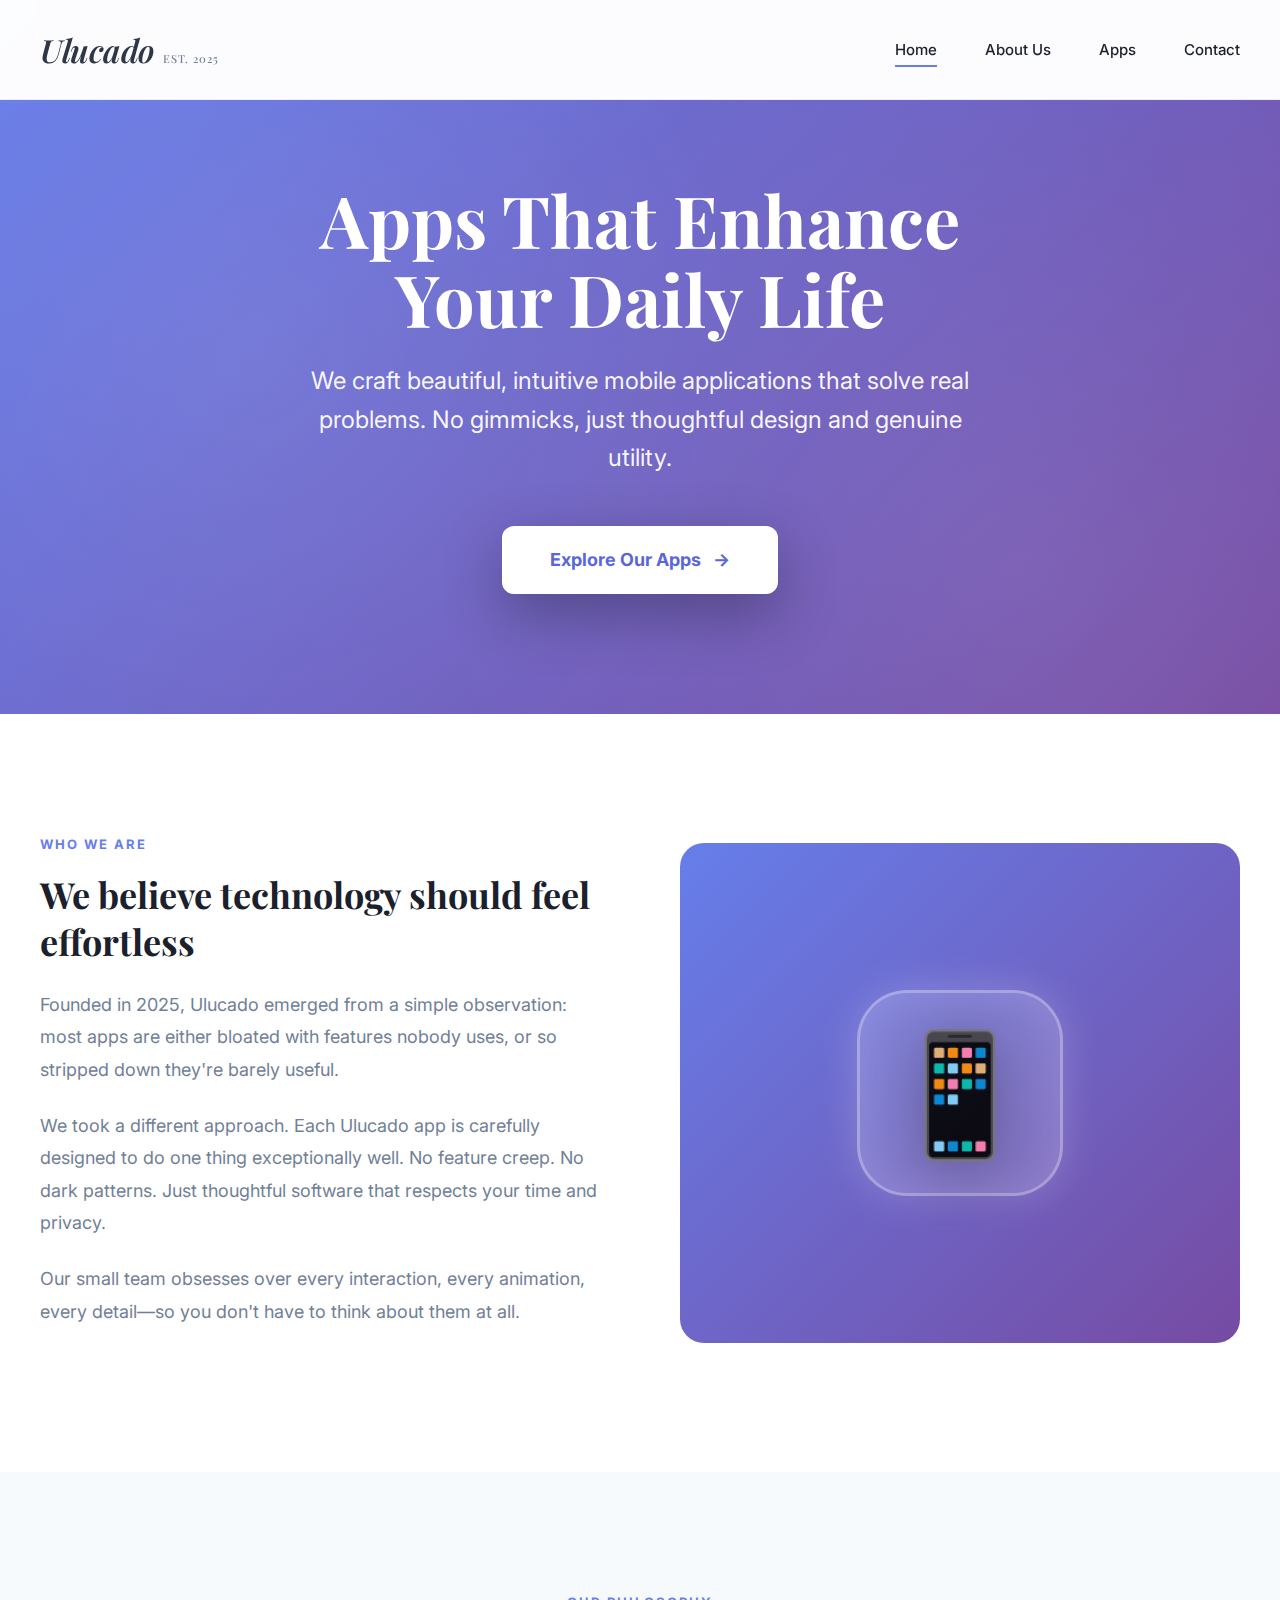
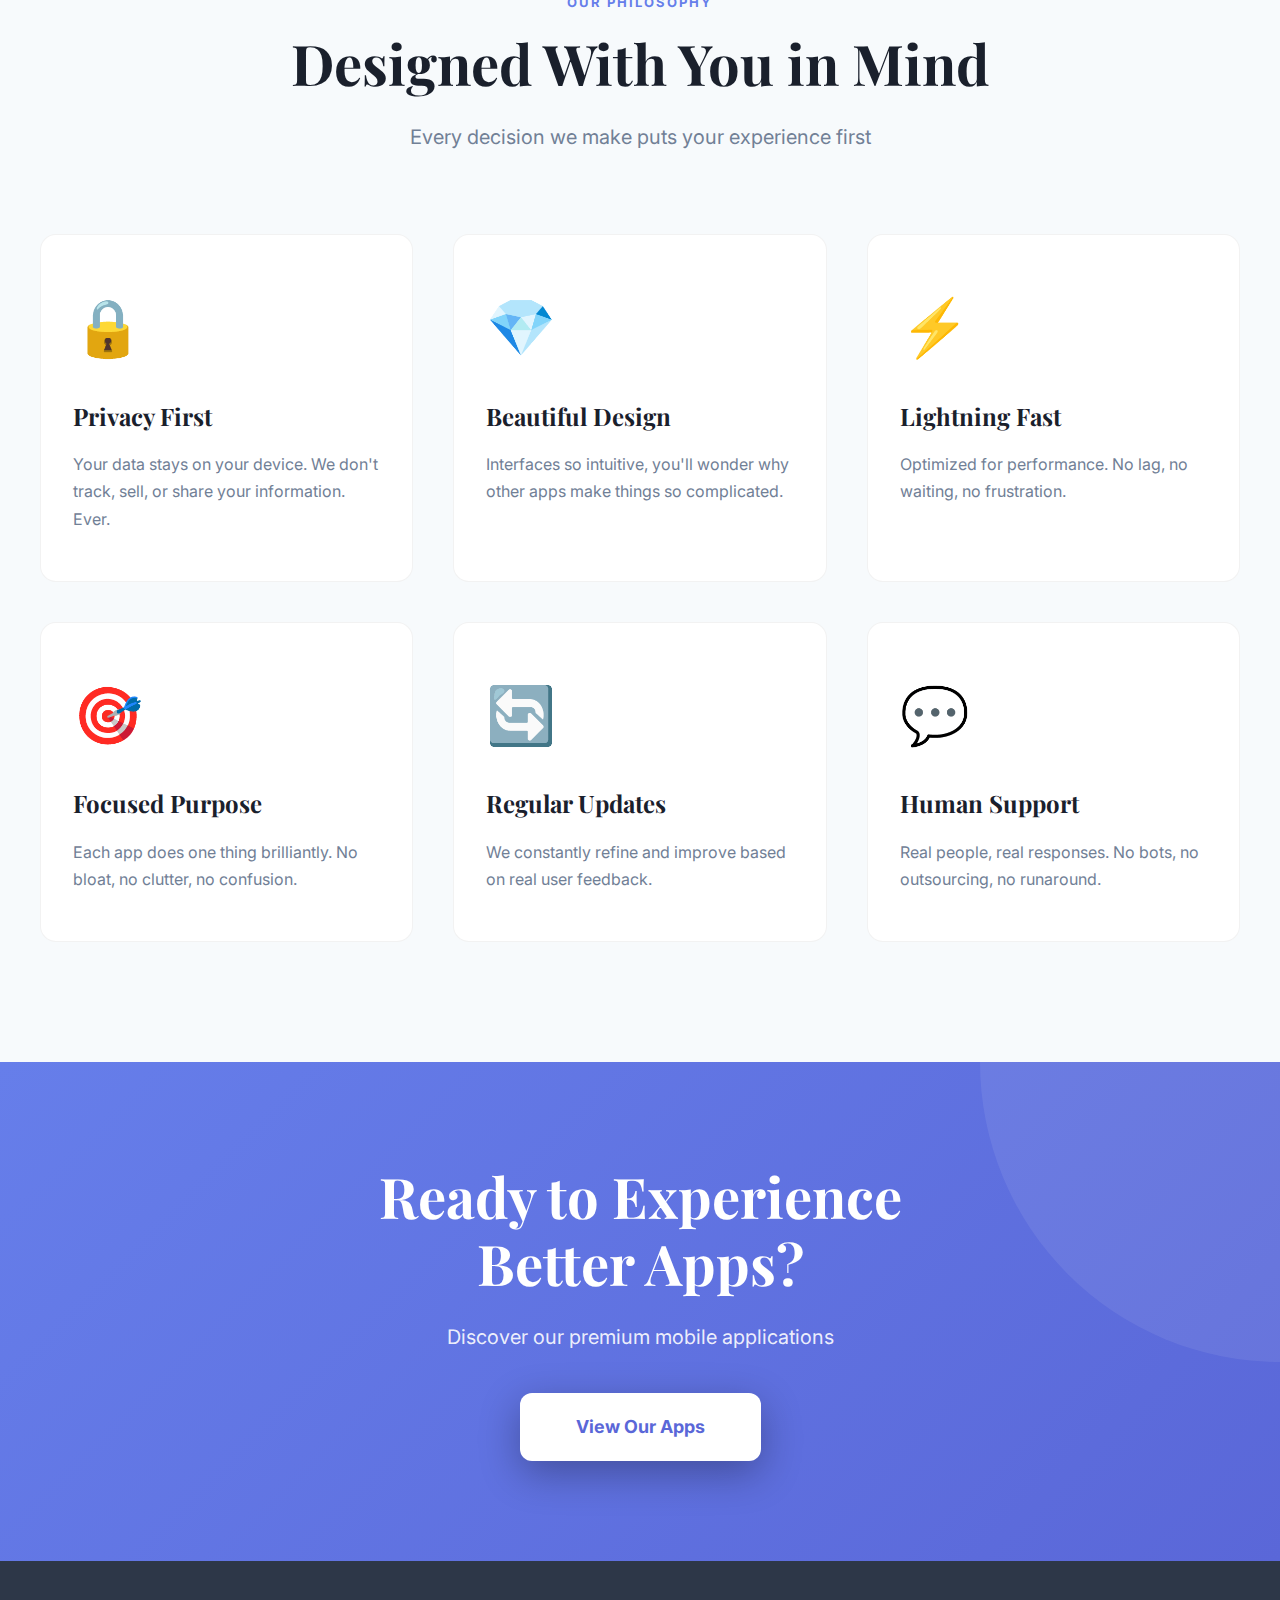
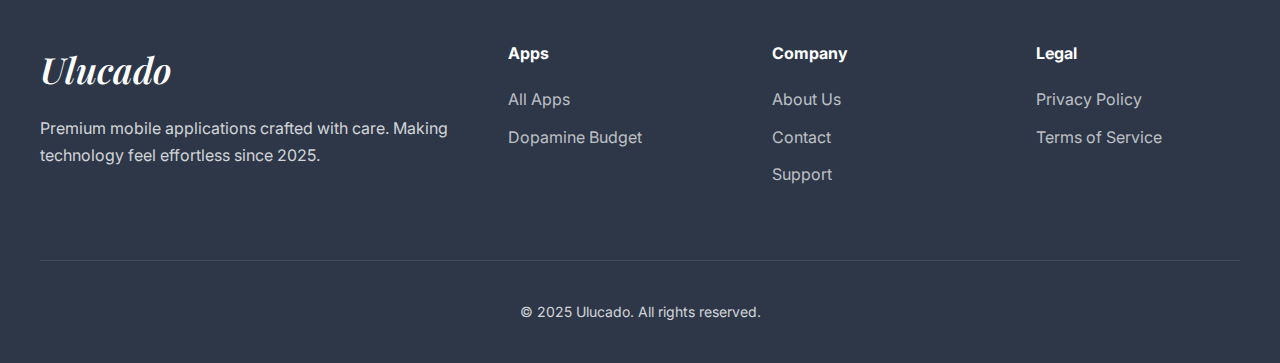
<file: index.html>
<!DOCTYPE html>
<html lang="en">
<head>
    <meta charset="UTF-8">
    <meta name="viewport" content="width=device-width, initial-scale=1.0">
    <title>Dopamine Budget: Master Your Focus & Reward System | Ulucado</title>
    <meta name="description" content="A Dopamine Budget is a framework for managing your brain's reward system. Learn what a dopamine budget is, how it works, and use our free app to track and balance cheap dopamine vs. deep focus.">
    <meta name="keywords" content="dopamine budget, cheap dopamine, focus management, reward system, dopamine detox, digital wellbeing, dopamine tracker">
    <link rel="canonical" href="https://ulucado.com/#dopamine">
    
    <!-- Open Graph -->
    <meta property="og:title" content="Dopamine Budget: Master Your Focus & Reward System | Ulucado">
    <meta property="og:description" content="Learn what a dopamine budget is and how it helps you manage cheap dopamine, build focus, and reclaim your attention. Free app available.">
    <meta property="og:type" content="website">
    <meta property="og:url" content="https://ulucado.com">
    
    <!-- Twitter Card -->
    <meta name="twitter:card" content="summary_large_image">
    <meta name="twitter:title" content="Dopamine Budget: Master Your Focus & Reward System | Ulucado">
    <meta name="twitter:description" content="A dopamine budget is a framework for managing your brain's reward system. Track activities, manage cheap dopamine, and build lasting focus.">

    <link rel="preconnect" href="https://fonts.googleapis.com">
    <link rel="preconnect" href="https://fonts.gstatic.com" crossorigin>
    <link href="https://fonts.googleapis.com/css2?family=Playfair+Display:ital,wght@0,400;0,600;0,700;1,400;1,600;1,700&family=Inter:wght@300;400;500;600;700;800&family=Orbitron:wght@400;500;700;900&family=Rajdhani:wght@300;400;500;600;700&display=swap" rel="stylesheet">
    <link rel="stylesheet" href="styles.css">

    <!-- JSON-LD: SoftwareApplication Schema -->
    <script type="application/ld+json">
    {
        "@context": "https://schema.org",
        "@type": "SoftwareApplication",
        "name": "Dopamine Budget",
        "applicationCategory": "HealthApplication",
        "operatingSystem": "iOS",
        "description": "Dopamine Budget is a focus management app that helps you track and balance your brain's reward system. Budget your dopamine, manage cheap dopamine sources, and build sustainable motivation.",
        "url": "https://ulucado.com/#dopamine",
        "downloadUrl": "https://apps.apple.com/tr/app/dopamine-budget/id6758577947",
        "author": {
            "@type": "Organization",
            "name": "Ulucado",
            "url": "https://ulucado.com"
        },
        "offers": {
            "@type": "Offer",
            "price": "0",
            "priceCurrency": "USD"
        },
        "aggregateRating": {
            "@type": "AggregateRating",
            "ratingValue": "5",
            "ratingCount": "1"
        }
    }
    </script>

    <!-- JSON-LD: FAQPage Schema -->
    <script type="application/ld+json">
    {
        "@context": "https://schema.org",
        "@type": "FAQPage",
        "mainEntity": [
            {
                "@type": "Question",
                "name": "What is a dopamine budget?",
                "acceptedAnswer": {
                    "@type": "Answer",
                    "text": "A dopamine budget is a self-management framework that treats your daily dopamine like a finite resource. Just as a financial budget allocates money to essentials before luxuries, a dopamine budget prioritizes high-reward, low-cost activities (exercise, deep work, learning) over cheap dopamine sources (social media scrolling, junk food, endless streaming) to maintain sustained focus and motivation."
                }
            },
            {
                "@type": "Question",
                "name": "How does a dopamine budget work?",
                "acceptedAnswer": {
                    "@type": "Answer",
                    "text": "A dopamine budget works by tracking activities that either build or deplete your dopamine levels throughout the day. You assign 'costs' to cheap dopamine activities and 'earnings' to productive ones, then monitor a running balance. Over time, this awareness helps you make better choices about how you spend your attention and energy, reducing reliance on instant gratification and building capacity for sustained focus."
                }
            },
            {
                "@type": "Question",
                "name": "What are signs you need a dopamine budget?",
                "acceptedAnswer": {
                    "@type": "Answer",
                    "text": "Common signs include: difficulty starting or finishing tasks, reaching for your phone the moment you feel bored, needing constant stimulation to feel engaged, feeling tired despite not doing much, procrastinating on meaningful work while binge-watching or scrolling, and a declining ability to enjoy simple activities. These are hallmarks of dopamine dysregulation that a dopamine budget can address."
                }
            },
            {
                "@type": "Question",
                "name": "What is cheap dopamine?",
                "acceptedAnswer": {
                    "@type": "Answer",
                    "text": "Cheap dopamine refers to quick, effortless dopamine hits from low-effort activities like social media scrolling, junk food, and compulsive entertainment. Unlike dopamine earned through exercise, deep work, or creative effort, cheap dopamine provides a fast spike followed by a crash, gradually raising your baseline threshold and making it harder to feel motivated for tasks that require sustained attention."
                }
            }
        ]
    }
    </script>

    <!-- JSON-LD: Article Schema for Educational Content -->
    <script type="application/ld+json">
    {
        "@context": "https://schema.org",
        "@type": "Article",
        "headline": "Dopamine Budget: What It Is, How It Works, and Why You Need One",
        "description": "A comprehensive guide to dopamine budgeting — the focus management framework that helps you take control of your brain's reward system.",
        "author": {
            "@type": "Organization",
            "name": "Ulucado",
            "url": "https://ulucado.com"
        },
        "publisher": {
            "@type": "Organization",
            "name": "Ulucado"
        },
        "mainEntityOfPage": "https://ulucado.com/#dopamine",
        "datePublished": "2025-06-01",
        "dateModified": "2026-02-15"
    }
    </script>

    <style>
        /* Additional Mobile Fixes for Better Responsiveness */
        
        /* Hamburger Menu Button */
        .hamburger {
            display: none;
            flex-direction: column;
            gap: 5px;
            background: transparent;
            border: none;
            cursor: pointer;
            padding: 8px;
            z-index: 1001;
        }
        
        .hamburger span {
            width: 25px;
            height: 3px;
            background: var(--primary);
            border-radius: 3px;
            transition: all 0.3s ease;
        }
        
        .hamburger.active span:nth-child(1) {
            transform: rotate(45deg) translate(8px, 8px);
        }
        
        .hamburger.active span:nth-child(2) {
            opacity: 0;
        }
        
        .hamburger.active span:nth-child(3) {
            transform: rotate(-45deg) translate(7px, -7px);
        }
        
        /* Fix navigation overflow on mobile */
        @media (max-width: 768px) {
            /* Show hamburger on mobile */
            .hamburger {
                display: flex;
            }
            
            .nav-container {
                padding: 20px 16px;
                flex-wrap: nowrap;
                justify-content: space-between;
            }
            
            /* Mobile menu styling */
            .nav-links {
                position: fixed;
                top: 73px;
                right: -100%;
                width: 250px;
                height: calc(100vh - 73px);
                background: white;
                flex-direction: column;
                padding: 30px 20px;
                gap: 0;
                box-shadow: -2px 0 10px rgba(0,0,0,0.1);
                transition: right 0.3s ease;
                z-index: 1000;
            }
            
            .nav-links.active {
                right: 0;
            }
            
            .nav-links li {
                width: 100%;
                margin-bottom: 20px;
            }
            
            .nav-links a {
                font-size: 16px;
                display: block;
                padding: 12px 0;
                border-bottom: 1px solid rgba(0,0,0,0.05);
            }
            
            .nav-links a.active::after {
                display: none;
            }
            
            .logo {
                font-size: 22px;
            }
            
            /* Dopamine page mobile hamburger menu */
            body:has(#dopamine.active) .hamburger span {
                background: var(--app-cyan);
            }
            
            body:has(#dopamine.active) .nav-links {
                background: var(--dark-bg);
                border-left: 2px solid var(--app-cyan);
            }
            
            body:has(#dopamine.active) .nav-links a {
                color: #fff !important;
                border-bottom: 1px solid rgba(107,127,215,0.2);
            }
            
            /* Fix dopamine hero heading overflow */
            #dopamine .dopamine-hero {
                padding: 120px 16px 60px 16px;
                overflow-x: hidden;
            }
            
            #dopamine .dopamine-hero-content h1 {
                font-size: 28px !important;
                line-height: 1.2 !important;
                word-wrap: break-word;
                overflow-wrap: break-word;
                max-width: 100%;
                padding: 0;
                margin-bottom: 20px;
            }
            
            #dopamine .dopamine-hero-content p {
                font-size: 16px;
                line-height: 1.5;
                padding: 0 8px;
            }
            
            /* Ensure no horizontal overflow */
            body {
                overflow-x: hidden;
            }
            
            #dopamine {
                overflow-x: hidden;
            }
            
            /* Fix button text wrapping */
            #dopamine .btn-download {
                font-size: 12px;
                padding: 14px 20px;
                white-space: normal;
                text-align: center;
            }
            
            #dopamine .download-buttons {
                padding: 0 8px;
                gap: 12px;
            }

            /* Sticky CTA mobile */
            .sticky-cta {
                bottom: 0;
                left: 0;
                right: 0;
                border-radius: 0;
                padding: 12px 16px;
            }

            .sticky-cta .sticky-cta-inner {
                flex-direction: row;
                gap: 12px;
            }

            .sticky-cta .sticky-cta-text {
                font-size: 13px;
            }

            .sticky-cta .sticky-cta-btn {
                padding: 10px 20px;
                font-size: 11px;
                white-space: nowrap;
            }
        }
        
        /* Extra small screens */
        @media (max-width: 375px) {
            #dopamine .dopamine-hero-content h1 {
                font-size: 24px !important;
            }
            
            .nav-links {
                gap: 12px;
                font-size: 13px;
            }
        }
    </style>
</head>
<body>
    <!-- Navigation -->
    <nav>
        <div class="nav-container">
            <div class="logo" onclick="showPage('home')">
                <span>Ulucado</span>
                <span class="est">EST. 2025</span>
            </div>
            
            <!-- Hamburger Menu Button -->
            <button class="hamburger" id="hamburger" aria-label="Toggle navigation menu">
                <span></span>
                <span></span>
                <span></span>
            </button>
            
            <!-- Navigation Links -->
            <ul class="nav-links" id="nav-links">
                <li><a onclick="showPage('home'); closeMenu();" class="active" id="nav-home">Home</a></li>
                <li><a onclick="showPage('about'); closeMenu();" id="nav-about">About Us</a></li>
                <li><a onclick="showPage('apps'); closeMenu();" id="nav-apps">Apps</a></li>
                <li><a href="contact/" onclick="closeMenu();">Contact</a></li>
            </ul>
        </div>
    </nav>

    <!-- HOME PAGE -->
    <div id="home" class="page active">
        <!-- Hero Section -->
        <section class="hero">
            <div class="hero-container">
                <h1>Apps That Enhance<br>Your Daily Life</h1>
                <p>We craft beautiful, intuitive mobile applications that solve real problems. No gimmicks, just thoughtful design and genuine utility.</p>
                <a onclick="showPage('apps')" class="hero-cta">
                    Explore Our Apps
                    <span>→</span>
                </a>
            </div>
        </section>

        <!-- About Section -->
        <section class="section">
            <div class="container">
                <div class="about-grid">
                    <div class="about-content">
                        <div class="section-label">Who We Are</div>
                        <h3>We believe technology should feel effortless</h3>
                        <p>Founded in 2025, Ulucado emerged from a simple observation: most apps are either bloated with features nobody uses, or so stripped down they're barely useful.</p>
                        <p>We took a different approach. Each Ulucado app is carefully designed to do one thing exceptionally well. No feature creep. No dark patterns. Just thoughtful software that respects your time and privacy.</p>
                        <p>Our small team obsesses over every interaction, every animation, every detail—so you don't have to think about them at all.</p>
                    </div>
                    <div class="about-visual"></div>
                </div>
            </div>
        </section>

        <!-- Philosophy Section -->
        <section class="section section-alt">
            <div class="container">
                <div class="section-header">
                    <div class="section-label">Our Philosophy</div>
                    <h2 class="section-title">Designed With You in Mind</h2>
                    <p class="section-subtitle">Every decision we make puts your experience first</p>
                </div>
                <div class="features-grid">
                    <div class="feature-card">
                        <span class="feature-icon">🔒</span>
                        <h3>Privacy First</h3>
                        <p>Your data stays on your device. We don't track, sell, or share your information. Ever.</p>
                    </div>
                    <div class="feature-card">
                        <span class="feature-icon">💎</span>
                        <h3>Beautiful Design</h3>
                        <p>Interfaces so intuitive, you'll wonder why other apps make things so complicated.</p>
                    </div>
                    <div class="feature-card">
                        <span class="feature-icon">⚡</span>
                        <h3>Lightning Fast</h3>
                        <p>Optimized for performance. No lag, no waiting, no frustration.</p>
                    </div>
                    <div class="feature-card">
                        <span class="feature-icon">🎯</span>
                        <h3>Focused Purpose</h3>
                        <p>Each app does one thing brilliantly. No bloat, no clutter, no confusion.</p>
                    </div>
                    <div class="feature-card">
                        <span class="feature-icon">🔄</span>
                        <h3>Regular Updates</h3>
                        <p>We constantly refine and improve based on real user feedback.</p>
                    </div>
                    <div class="feature-card">
                        <span class="feature-icon">💬</span>
                        <h3>Human Support</h3>
                        <p>Real people, real responses. No bots, no outsourcing, no runaround.</p>
                    </div>
                </div>
            </div>
        </section>

        <!-- CTA Section -->
        <section class="cta-section">
            <div class="cta-content">
                <h2>Ready to Experience<br>Better Apps?</h2>
                <p>Discover our premium mobile applications</p>
                <a onclick="showPage('apps')" class="cta-button">View Our Apps</a>
            </div>
        </section>
    </div>

    <!-- ABOUT US PAGE -->
    <div id="about" class="page">
        <section class="hero">
            <div class="hero-container">
                <h1>About Ulucado</h1>
                <p>A small team with big ideas about what apps should be</p>
            </div>
        </section>

        <section class="section">
            <div class="container">
                <div class="about-grid">
                    <div class="about-content">
                        <div class="section-label">Our Story</div>
                        <h3>Built by people who care</h3>
                        <p>Ulucado was founded in 2025 out of frustration with the state of mobile apps. We were tired of bloated software designed to be addictive rather than helpful.</p>
                        <p>So we built our first app: Dopamine Budget. A tool to help people manage their dopamine levels and build healthier digital habits. The response was overwhelming.</p>
                        <p>That gave us the confidence to keep going. Today, we're a small team united by a simple belief: technology should serve people, not the other way around.</p>
                    </div>
                    <div class="about-visual"></div>
                </div>
            </div>
        </section>

        <section class="section section-alt">
            <div class="container">
                <div class="section-header">
                    <div class="section-label">Our Values</div>
                    <h2 class="section-title">What We Stand For</h2>
                </div>
                <div class="features-grid">
                    <div class="feature-card">
                        <span class="feature-icon">🎯</span>
                        <h3>Focus</h3>
                        <p>We say no to 99% of feature requests. Every app does one thing exceptionally well.</p>
                    </div>
                    <div class="feature-card">
                        <span class="feature-icon">🤝</span>
                        <h3>Honesty</h3>
                        <p>No dark patterns. No manipulative design. We're transparent about what our apps do.</p>
                    </div>
                    <div class="feature-card">
                        <span class="feature-icon">🌱</span>
                        <h3>Sustainability</h3>
                        <p>We build for the long term. Fair pricing means we can keep improving for years.</p>
                    </div>
                </div>
            </div>
        </section>

        <section class="cta-section">
            <div class="cta-content">
                <h2>Want to Work With Us?</h2>
                <p>We're always looking for talented people who share our values</p>
                <a href="#" class="cta-button">View Open Positions</a>
            </div>
        </section>
    </div>

    <!-- APPS PAGE -->
    <div id="apps" class="page">
        <section class="hero">
            <div class="hero-container">
                <h1>Our Apps</h1>
                <p>Premium applications designed with care and precision</p>
            </div>
        </section>

        <section class="section">
            <div class="container">
                <div class="section-header">
                    <h2 class="section-title">Dopamine Budget</h2>
                    <p class="section-subtitle">Master your dopamine, master your life</p>
                </div>
                <div style="text-align: center; margin-bottom: 60px;">
                    <a onclick="showPage('dopamine')" class="hero-cta">
                        Learn More About Dopamine Budget
                        <span>→</span>
                    </a>
                </div>
            </div>
        </section>

        <section class="section section-alt">
            <div class="container">
                <div class="section-header">
                    <div class="section-label">Coming Soon</div>
                    <h2 class="section-title">More Apps in Development</h2>
                    <p class="section-subtitle">We're working on new tools to enhance your digital wellbeing</p>
                </div>
            </div>
        </section>
    </div>

    <!-- ============================================ -->
    <!-- DOPAMINE BUDGET PAGE (SEO-Optimized)         -->
    <!-- ============================================ -->
    <div id="dopamine" class="page">

        <!-- Hero -->
        <section class="dopamine-hero">
            <div class="dopamine-hero-grid">
                <div class="dopamine-hero-content">
                    <h1><span>DOPAMINE</span> <span>BUDGET</span></h1>
                    <p>A <strong>dopamine budget</strong> is your framework for managing focus, taming cheap dopamine, and building a reward system that actually works. Take control of your brain's most powerful currency.</p>
                    <div class="download-buttons">
                        <a href="https://apps.apple.com/tr/app/dopamine-budget/id6758577947?l=tr" target="_blank" class="btn-download btn-appstore" aria-label="Download Dopamine Budget on the App Store">
                            📱 Download on App Store
                        </a>
                        <a href="#" class="btn-download btn-playstore" style="opacity: 0.6; cursor: not-allowed;" onclick="return false;" aria-label="Dopamine Budget coming soon to Google Play">
                            ▶ Get it on Google Play (Coming Soon)
                        </a>
                    </div>
                </div>
                <div class="phone-mockup-container">
                    <div class="phone-mockup">
                        <div class="phone-frame">
                            <div class="phone-screen">
                                <img src="app_1.jpeg" alt="Dopamine Budget app main screen showing daily dopamine tracking and focus management dashboard" width="300" height="600" loading="eager">
                            </div>
                        </div>
                    </div>
                </div>
            </div>
        </section>

        <!-- ========================================== -->
        <!-- EDUCATIONAL PILLAR: What Is a Dopamine Budget -->
        <!-- ========================================== -->
        <article class="dopamine-pillar" id="dopamine-what">
            <div class="pillar-content">
                <header class="pillar-header">
                    <div class="section-label">THE COMPLETE GUIDE</div>
                    <h2>What Is a Dopamine Budget?</h2>
                </header>
                <div class="pillar-body">
                    <p>A <strong>dopamine budget</strong> is a self-management framework that treats your daily dopamine like a finite resource. Just as a financial budget allocates money to essentials before luxuries, a dopamine budget prioritizes high-reward, low-cost activities—like exercise, deep work, and learning—over <strong>cheap dopamine</strong> sources like social media scrolling, junk food, and mindless entertainment.</p>

                    <p>The concept is rooted in neuroscience: your brain's dopaminergic system has a baseline level of activity. When you flood it with quick, effortless stimulation, that baseline shifts upward—meaning normal activities feel less rewarding. Over time, you need more and more stimulation just to feel "normal." A dopamine budget reverses this cycle by making you intentional about where your attention (and dopamine) goes each day.</p>

                    <p>Unlike a dopamine detox—which asks you to eliminate stimulation entirely—a dopamine budget is sustainable. It doesn't demand perfection. It gives you a system for tracking what builds you up vs. what drains you, so you can make informed choices about your <strong>focus management</strong> every single day.</p>
                </div>
            </div>
        </article>

        <!-- EDUCATIONAL PILLAR: How It Works (Neuroscience-Lite) -->
        <article class="dopamine-pillar pillar-alt" id="dopamine-how">
            <div class="pillar-content">
                <header class="pillar-header">
                    <div class="section-label">THE NEUROSCIENCE</div>
                    <h2>How a Dopamine Budget Works</h2>
                </header>
                <div class="pillar-body">
                    <p>Your brain produces dopamine in response to anticipation of reward—not just the reward itself. That's why the notification sound on your phone feels exciting before you even check it. Every time you reach for a cheap dopamine hit, you reinforce a neural loop: stimulus → anticipation → small reward → crash → repeat.</p>

                    <p>A dopamine budget interrupts this loop by introducing <strong>friction</strong> between impulse and action. Here's the simplified neuroscience of how it helps your <strong>reward system</strong> recalibrate:</p>

                    <div class="pillar-steps">
                        <div class="pillar-step">
                            <div class="pillar-step-num">1</div>
                            <div>
                                <h3>Awareness</h3>
                                <p>By logging activities, you create a conscious gap between stimulus and response. This engages your prefrontal cortex (rational brain) before your limbic system (impulse brain) takes over.</p>
                            </div>
                        </div>
                        <div class="pillar-step">
                            <div class="pillar-step-num">2</div>
                            <div>
                                <h3>Categorization</h3>
                                <p>Assigning dopamine "costs" and "earnings" to activities makes abstract neurochemistry tangible. Scrolling social media for 30 minutes might "cost" 15 points; a focused work session "earns" 25. This makes the invisible visible.</p>
                            </div>
                        </div>
                        <div class="pillar-step">
                            <div class="pillar-step-num">3</div>
                            <div>
                                <h3>Baseline Reset</h3>
                                <p>As you consistently choose earned dopamine over cheap dopamine, your brain's baseline sensitivity gradually resets. Activities that once felt boring—reading, cooking, walking—start to feel rewarding again.</p>
                            </div>
                        </div>
                        <div class="pillar-step">
                            <div class="pillar-step-num">4</div>
                            <div>
                                <h3>Sustainable Habits</h3>
                                <p>Unlike cold-turkey approaches, a dopamine budget builds lasting neural pathways through consistent, small wins rather than dramatic deprivation.</p>
                            </div>
                        </div>
                    </div>
                </div>
            </div>
        </article>

        <!-- EDUCATIONAL PILLAR: Signs You Need a Dopamine Budget -->
        <article class="dopamine-pillar" id="dopamine-signs">
            <div class="pillar-content">
                <header class="pillar-header">
                    <div class="section-label">SELF-ASSESSMENT</div>
                    <h2>Signs You Need a Dopamine Budget</h2>
                </header>
                <div class="pillar-body">
                    <p>Dopamine dysregulation doesn't announce itself with dramatic symptoms. It creeps in quietly, disguised as laziness, lack of willpower, or "just being tired." Here are the warning signs that your <strong>reward system</strong> is out of balance and you'd benefit from a structured <strong>dopamine budget</strong>:</p>

                    <div class="signs-grid">
                        <div class="sign-card">
                            <span class="sign-icon">📱</span>
                            <h3>Phone Reflex</h3>
                            <p>You reach for your phone the instant you feel bored, uncomfortable, or idle—even during conversations or meals.</p>
                        </div>
                        <div class="sign-card">
                            <span class="sign-icon">🧠</span>
                            <h3>Mental Fog</h3>
                            <p>You struggle to start or finish tasks, feel scattered, and find it hard to sustain attention for more than a few minutes.</p>
                        </div>
                        <div class="sign-card">
                            <span class="sign-icon">😴</span>
                            <h3>Tired But Wired</h3>
                            <p>You feel exhausted despite not doing much productive work—your energy was spent on stimulation, not accomplishment.</p>
                        </div>
                        <div class="sign-card">
                            <span class="sign-icon">🔄</span>
                            <h3>Procrastination Loops</h3>
                            <p>You procrastinate on meaningful work while binge-watching, scrolling, or snacking—activities that feel good in the moment but hollow after.</p>
                        </div>
                        <div class="sign-card">
                            <span class="sign-icon">📉</span>
                            <h3>Enjoyment Decline</h3>
                            <p>Simple pleasures—a walk, a book, a home-cooked meal—feel boring compared to the constant hits of digital stimulation.</p>
                        </div>
                        <div class="sign-card">
                            <span class="sign-icon">⚡</span>
                            <h3>Motivation Crashes</h3>
                            <p>You start projects with enthusiasm that evaporates within days. Your motivation spikes and crashes instead of sustaining.</p>
                        </div>
                    </div>

                    <div class="intro-highlight">
                        <p><strong>If three or more of these resonate</strong>, your dopamine baseline has likely shifted. The good news: it's fully reversible. A dopamine budget—tracked consistently with the right tool—can help you reset your reward system in as few as 2–4 weeks.</p>
                    </div>
                </div>
            </div>
        </article>

        <!-- App Introduction (Bridge from Education to Product) -->
        <section class="dopamine-intro" id="dopamine-app">
            <div class="intro-content">
                <h2>The Dopamine Budget App</h2>
                <p>Now that you understand the framework, meet the tool built to make it effortless. Dopamine Budget turns the science above into a daily practice—tracking your activities, visualizing your balance, and gamifying the process of reclaiming your focus.</p>
                <div class="intro-highlight">
                    <p><strong>Dopamine Budget helps you:</strong> Track activities that drain or build your dopamine levels, understand your patterns, and develop healthier habits that lead to sustained focus, energy, and accomplishment.</p>
                </div>
            </div>
        </section>

        <!-- Hunter vs Guardian Modes -->
        <section class="modes-section">
            <div class="container">
                <div class="section-header">
                    <div class="section-label">SELECT YOUR PATH</div>
                    <h2 class="section-title">Two Approaches to Focus Management</h2>
                    <p class="section-subtitle">Hunter or Guardian—two paths to dopamine dominance</p>
                </div>
                <div class="modes-grid">
                    <div class="mode-card">
                        <div class="mode-icon">🏹</div>
                        <h3 class="mode-title">THE HUNTER</h3>
                        <p class="mode-subtitle">Aggressive Reward System</p>
                        <p class="mode-description">Start at zero. Every victory earns you power. Track your conquests, earn your dopamine through effort. Each task completed is a win confirmed.</p>
                        <ul class="mode-benefits">
                            <li><strong>⚔️ Earn Credits</strong> through productive activities</li>
                            <li><strong>🎯 Active Tracking</strong> of every accomplishment</li>
                            <li><strong>🔥 Build Momentum</strong> with streak multipliers</li>
                            <li><strong>💎 Unlock Rewards</strong> as you progress</li>
                        </ul>
                    </div>
                    <div class="mode-card">
                        <div class="mode-icon">🛡️</div>
                        <h3 class="mode-title">THE GUARDIAN</h3>
                        <p class="mode-subtitle">Defensive Shield System</p>
                        <p class="mode-description">Start with full power. Protect your energy reservoir. Block cheap dopamine before it drains you. Master the art of defensive focus management.</p>
                        <ul class="mode-benefits">
                            <li><strong>🛡️ Shield Your Focus</strong> from time thieves</li>
                            <li><strong>⚡ Friction Mechanics</strong> block temptations</li>
                            <li><strong>🔒 Preserve Energy</strong> through discipline</li>
                            <li><strong>🌙 Rest Mode</strong> for regeneration</li>
                        </ul>
                    </div>
                </div>
            </div>
        </section>

        <!-- Screenshots Showcase -->
        <section class="screenshots-section">
            <div class="container">
                <div class="section-header">
                    <div class="section-label">APP INTERFACE</div>
                    <h2 class="section-title">See Your Dopamine Budget in Action</h2>
                </div>
                <div class="screenshots-grid">
                    <div class="screenshot-item">
                        <div class="screenshot-mockup">
                            <img src="app_2.jpeg" alt="Dopamine Budget sleep mode screen for overnight dopamine baseline recovery" width="300" height="600" loading="lazy">
                        </div>
                        <h4 class="screenshot-caption">Sleep Mode</h4>
                        <p class="screenshot-description">Stabilize your nights, upgrade your days with better dopamine balance.</p>
                    </div>
                    <div class="screenshot-item">
                        <div class="screenshot-mockup">
                            <img src="app_3.jpeg" alt="Dopamine Budget mental clarity screen showing focus management metrics" width="300" height="600" loading="lazy">
                        </div>
                        <h4 class="screenshot-caption">Clarity</h4>
                        <p class="screenshot-description">Reduce mental fog by managing stimulation and building focused attention.</p>
                    </div>
                    <div class="screenshot-item">
                        <div class="screenshot-mockup">
                            <img src="app_4.jpeg" alt="Dopamine Budget sustainable energy tracker replacing cheap dopamine with real motivation" width="300" height="600" loading="lazy">
                        </div>
                        <h4 class="screenshot-caption">Energy</h4>
                        <p class="screenshot-description">Trade cheap dopamine hits for real drive and sustainable motivation.</p>
                    </div>
                </div>
            </div>
        </section>

        <!-- How It Works (App) -->
        <section class="how-it-works">
            <div class="container">
                <div class="section-header">
                    <div class="section-label">Simple Process</div>
                    <h2 class="section-title">How the Dopamine Budget App Works</h2>
                </div>
                <div class="steps-grid">
                    <div class="step">
                        <div class="step-number">1</div>
                        <h3>Choose Your Mode</h3>
                        <p>Select Hunter (earn dopamine) or Guardian (protect dopamine) based on your approach to focus management.</p>
                    </div>
                    <div class="step">
                        <div class="step-number">2</div>
                        <h3>Track Activities</h3>
                        <p>Log what builds you up (exercise, deep work) and what drains you (cheap dopamine sources like social media, junk food).</p>
                    </div>
                    <div class="step">
                        <div class="step-number">3</div>
                        <h3>Monitor Your Budget</h3>
                        <p>Watch your dopamine budget fill or drain throughout the day as your reward system rebalances in real-time.</p>
                    </div>
                    <div class="step">
                        <div class="step-number">4</div>
                        <h3>Build Better Habits</h3>
                        <p>Use insights to make smarter choices and develop sustainable motivation that lasts.</p>
                    </div>
                </div>
            </div>
        </section>

        <!-- Arena Section -->
        <section class="section">
            <div class="container">
                <div class="section-header">
                    <h2 class="section-title">YOUR DOPAMINE ARENA</h2>
                </div>
                <div class="about-grid">
                    <div class="screenshot-mockup" style="max-width: 350px; margin: 0 auto;">
                        <img src="app_5.jpeg" alt="Dopamine Budget arena dashboard showing real-time dopamine balance and daily reward system tracking" width="300" height="600" loading="lazy">
                    </div>
                    <div class="about-content">
                        <p>Track your daily dopamine budget with a beautiful, intuitive interface. See your balance in real-time as you log activities throughout the day.</p>
                        <p>Build streaks, monitor your progress, and understand what truly energizes or depletes you. The Arena is your command center for managing your reward system and eliminating cheap dopamine.</p>
                    </div>
                </div>
            </div>
        </section>

        <!-- Progress Section -->
        <section class="section section-alt">
            <div class="container">
                <div class="section-header">
                    <h2 class="section-title">BATTLE STATISTICS</h2>
                </div>
                <div class="about-grid">
                    <div class="about-content">
                        <p>See your dopamine budget patterns over time with comprehensive analytics. Track your weekly net change, current balance, and streak performance.</p>
                        <p>Unlock insights as you build consistency. The Progress view helps you identify patterns and make data-driven improvements to your focus management habits.</p>
                    </div>
                    <div class="screenshot-mockup" style="max-width: 350px; margin: 0 auto;">
                        <img src="app_6.jpeg" alt="Dopamine Budget progress analytics showing weekly focus management trends and reward system data" width="300" height="600" loading="lazy">
                    </div>
                </div>
            </div>
        </section>

        <!-- CTA -->
        <section class="cta-section">
            <div class="cta-content">
                <h2>Ready to Budget Your Dopamine?</h2>
                <p>Download Dopamine Budget. Choose your path. Master your focus.</p>
                <a href="https://apps.apple.com/tr/app/dopamine-budget/id6758577947?l=tr" target="_blank" class="cta-button" aria-label="Download Dopamine Budget from the App Store">START YOUR DOPAMINE BUDGET</a>
            </div>
        </section>

        <!-- Sticky CTA (appears when scrolling past hero) -->
        <div class="sticky-cta" id="stickyCta" aria-label="Download Dopamine Budget" role="complementary">
            <div class="sticky-cta-inner">
                <span class="sticky-cta-text">Start your Dopamine Budget today</span>
                <a href="https://apps.apple.com/tr/app/dopamine-budget/id6758577947?l=tr" target="_blank" class="sticky-cta-btn">📱 Download Free</a>
            </div>
        </div>
    </div>

    <!-- Footer -->
    <footer>
        <div class="footer-content">
            <div>
                <div class="footer-brand">Ulucado</div>
                <p class="footer-tagline">Premium mobile applications crafted with care. Making technology feel effortless since 2025.</p>
            </div>
            <div class="footer-col">
                <h4>Apps</h4>
                <ul class="footer-links">
                    <li><a onclick="showPage('apps')">All Apps</a></li>
                    <li><a onclick="showPage('dopamine')">Dopamine Budget</a></li>
                </ul>
            </div>
            <div class="footer-col">
                <h4>Company</h4>
                <ul class="footer-links">
                    <li><a onclick="showPage('about')">About Us</a></li>
                    <li><a href="contact/">Contact</a></li>
                    <li><a href="#">Support</a></li>
                </ul>
            </div>
            <div class="footer-col">
                <h4>Legal</h4>
                <ul class="footer-links">
                    <li><a href="privacypolicy/">Privacy Policy</a></li>
                    <li><a href="terms/">Terms of Service</a></li>
                </ul>
            </div>
        </div>
        <div class="footer-bottom">
            <p>© 2025 Ulucado. All rights reserved.</p>
        </div>
    </footer>

    <script>
        function showPage(pageId) {
            // Hide all pages
            document.querySelectorAll('.page').forEach(page => {
                page.classList.remove('active');
            });
            
            // Show selected page
            const page = document.getElementById(pageId);
            if (page) {
                page.classList.add('active');
            } else {
                return;
            }
            
            // Update nav active state
            document.querySelectorAll('.nav-links a').forEach(link => {
                link.classList.remove('active');
            });
            const navLink = document.getElementById('nav-' + pageId);
            if (navLink) {
                navLink.classList.add('active');
            }
            
            // Change logo based on page
            const logo = document.querySelector('.logo span:first-child');
            const est = document.querySelector('.est');
            
            if (pageId === 'dopamine') {
                logo.textContent = 'DOPAMINE BUDGET';
                if (est) est.style.display = 'none';
            } else {
                logo.textContent = 'Ulucado';
                if (est) est.style.display = 'block';
            }
            
            // Update hash
            if (window.location.hash !== '#' + pageId) {
                history.pushState(null, null, '#' + pageId);
            }

            // Scroll to top
            window.scrollTo({ top: 0, behavior: 'smooth' });
        }

        // Handle initial load from hash
        window.addEventListener('load', () => {
            const hash = window.location.hash.slice(1);
            if (hash && document.getElementById(hash)) {
                showPage(hash);
            }
        });

        // Handle hash change (Back/Forward buttons)
        window.addEventListener('hashchange', () => {
            const hash = window.location.hash.slice(1);
            if (hash && document.getElementById(hash)) {
                showPage(hash);
            } else if (!hash) {
                showPage('home');
            }
        });
        
        // Hamburger Menu Toggle
        const hamburger = document.getElementById('hamburger');
        const navLinks = document.getElementById('nav-links');
        
        hamburger.addEventListener('click', () => {
            hamburger.classList.toggle('active');
            navLinks.classList.toggle('active');
        });
        
        // Close menu function
        function closeMenu() {
            hamburger.classList.remove('active');
            navLinks.classList.remove('active');
        }
        
        // Close menu when clicking outside
        document.addEventListener('click', (e) => {
            if (!hamburger.contains(e.target) && !navLinks.contains(e.target)) {
                closeMenu();
            }
        });

        // ==========================================
        // STICKY CTA: Show/hide based on scroll
        // ==========================================
        const stickyCta = document.getElementById('stickyCta');
        
        function updateStickyCta() {
            const dopaminePage = document.getElementById('dopamine');
            if (!dopaminePage || !dopaminePage.classList.contains('active')) {
                stickyCta.classList.remove('visible');
                return;
            }
            const hero = dopaminePage.querySelector('.dopamine-hero');
            const ctaSection = dopaminePage.querySelector('.cta-section');
            if (!hero) return;
            
            const heroBottom = hero.getBoundingClientRect().bottom;
            const ctaTop = ctaSection ? ctaSection.getBoundingClientRect().top : Infinity;
            const windowHeight = window.innerHeight;
            
            // Show sticky CTA after hero is scrolled past, hide when final CTA is visible
            if (heroBottom < 0 && ctaTop > windowHeight) {
                stickyCta.classList.add('visible');
            } else {
                stickyCta.classList.remove('visible');
            }
        }

        window.addEventListener('scroll', updateStickyCta, { passive: true });

        // ==========================================
        // INTERSECTION OBSERVER: Deep-link sections
        // Updates URL as user scrolls through sections
        // Helps search engines index individual sections
        // ==========================================
        const observerOptions = {
            root: null,
            rootMargin: '-30% 0px -70% 0px',
            threshold: 0
        };

        const sectionObserver = new IntersectionObserver((entries) => {
            const dopaminePage = document.getElementById('dopamine');
            if (!dopaminePage || !dopaminePage.classList.contains('active')) return;

            entries.forEach(entry => {
                if (entry.isIntersecting && entry.target.id) {
                    const sectionId = entry.target.id;
                    const newHash = '#dopamine/' + sectionId;
                    if (window.location.hash !== newHash) {
                        history.replaceState(null, null, newHash);
                    }
                }
            });
        }, observerOptions);

        // Observe educational pillar sections
        document.querySelectorAll('#dopamine [id^="dopamine-"]').forEach(section => {
            sectionObserver.observe(section);
        });
    </script>
</body>
</html>
</file>
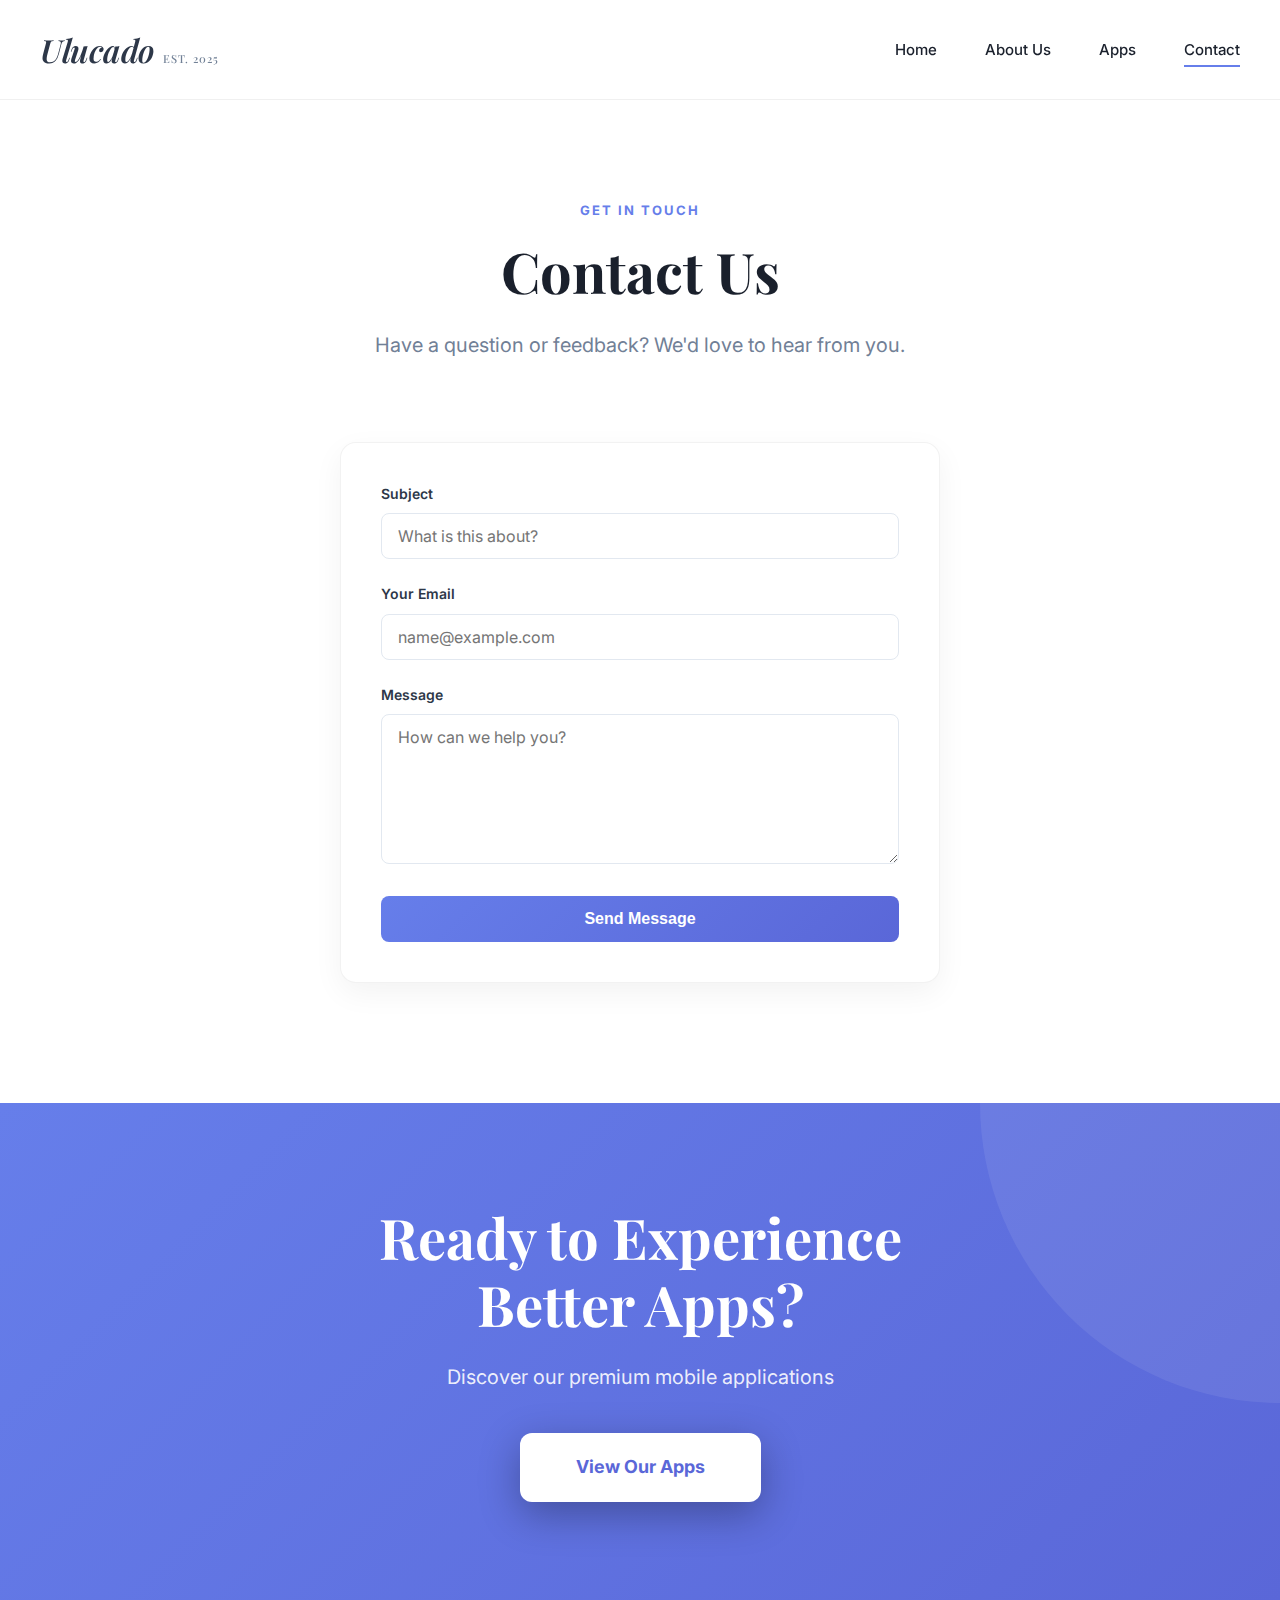
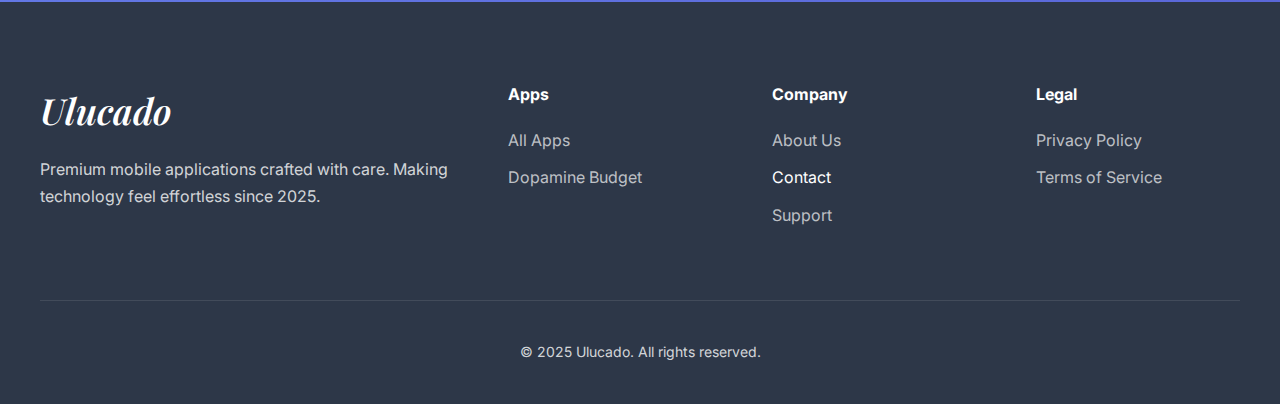
<file: contact/index.html>
<!DOCTYPE html>
<html lang="en">
<head>
    <meta charset="UTF-8">
    <meta name="viewport" content="width=device-width, initial-scale=1.0">
    <title>Contact Us - Ulucado</title>
    <link rel="preconnect" href="https://fonts.googleapis.com">
    <link rel="preconnect" href="https://fonts.gstatic.com" crossorigin>
    <link href="https://fonts.googleapis.com/css2?family=Playfair+Display:ital,wght@0,400;0,600;0,700;1,400;1,600;1,700&family=Inter:wght@300;400;500;600;700;800&family=Orbitron:wght@400;500;700;900&family=Rajdhani:wght@300;400;500;600;700&display=swap" rel="stylesheet">
    <link rel="stylesheet" href="../styles.css">
    <style>
        /* Specific overrides for this page */
        .page.active {
            padding-top: 80px; /* Space for fixed nav */
        }
    </style>
</head>
<body>
    <!-- Navigation -->
    <nav>
        <div class="nav-container">
            <a href="../" class="logo" style="text-decoration: none;">
                <span>Ulucado</span>
                <span class="est">EST. 2025</span>
            </a>
            <ul class="nav-links">
                <li><a href="../#home">Home</a></li>
                <li><a href="../#about">About Us</a></li>
                <li><a href="../#apps">Apps</a></li>
                <li><a href="#" class="active">Contact</a></li>
            </ul>
        </div>
    </nav>

    <!-- Contact Page Content -->
    <div class="page active">
        <section class="section">
            <div class="container">
                <div class="section-header">
                    <div class="section-label">Get in Touch</div>
                    <h2 class="section-title">Contact Us</h2>
                    <p class="section-subtitle">Have a question or feedback? We'd love to hear from you.</p>
                </div>

                <div class="contact-form-container">
                    <!--
                        IMPORTANT: To make this form work with your email forwarding setup:
                        1. Sign up for a free form endpoint service like Formspree (https://formspree.io)
                        2. Create a new form and get your unique endpoint URL (e.g., https://formspree.io/f/xvzgqyql)
                        3. Replace the 'action' attribute below with your unique URL.
                        4. When someone submits this form, Formspree will forward the email to the address you registered with (which should be your forwardemail.net address).
                    -->
                    <form action="https://formspree.io/f/mgoleypn" method="POST">
                        <div class="form-group">
                            <label for="subject" class="form-label">Subject</label>
                            <input type="text" id="subject" name="subject" class="form-input" required placeholder="What is this about?">
                        </div>

                        <div class="form-group">
                            <label for="email" class="form-label">Your Email</label>
                            <input type="email" id="email" name="email" class="form-input" required placeholder="name@example.com">
                        </div>

                        <div class="form-group">
                            <label for="message" class="form-label">Message</label>
                            <textarea id="message" name="message" class="form-textarea" required placeholder="How can we help you?"></textarea>
                        </div>

                        <button type="submit" class="submit-btn">Send Message</button>
                    </form>
                </div>
            </div>
        </section>

        <!-- CTA Section -->
        <section class="cta-section">
            <div class="cta-content">
                <h2>Ready to Experience<br>Better Apps?</h2>
                <p>Discover our premium mobile applications</p>
                <a href="../#apps" class="cta-button">View Our Apps</a>
            </div>
        </section>
    </div>

    <!-- Footer -->
    <footer>
        <div class="footer-content">
            <div>
                <div class="footer-brand">Ulucado</div>
                <p class="footer-tagline">Premium mobile applications crafted with care. Making technology feel effortless since 2025.</p>
            </div>
            <div class="footer-col">
                <h4>Apps</h4>
                <ul class="footer-links">
                    <li><a href="../#apps">All Apps</a></li>
                    <li><a href="../#dopamine">Dopamine Budget</a></li>
                </ul>
            </div>
            <div class="footer-col">
                <h4>Company</h4>
                <ul class="footer-links">
                    <li><a href="../#about">About Us</a></li>
                    <li><a href="#" class="active" style="color: white;">Contact</a></li>
                    <li><a href="#">Support</a></li>
                </ul>
            </div>
            <div class="footer-col">
                <h4>Legal</h4>
                <ul class="footer-links">
                    <li><a href="../privacypolicy/">Privacy Policy</a></li>
                    <li><a href="../terms/">Terms of Service</a></li>
                </ul>
            </div>
        </div>
        <div class="footer-bottom">
            <p>© 2025 Ulucado. All rights reserved.</p>
        </div>
    </footer>
</body>
</html>
</file>
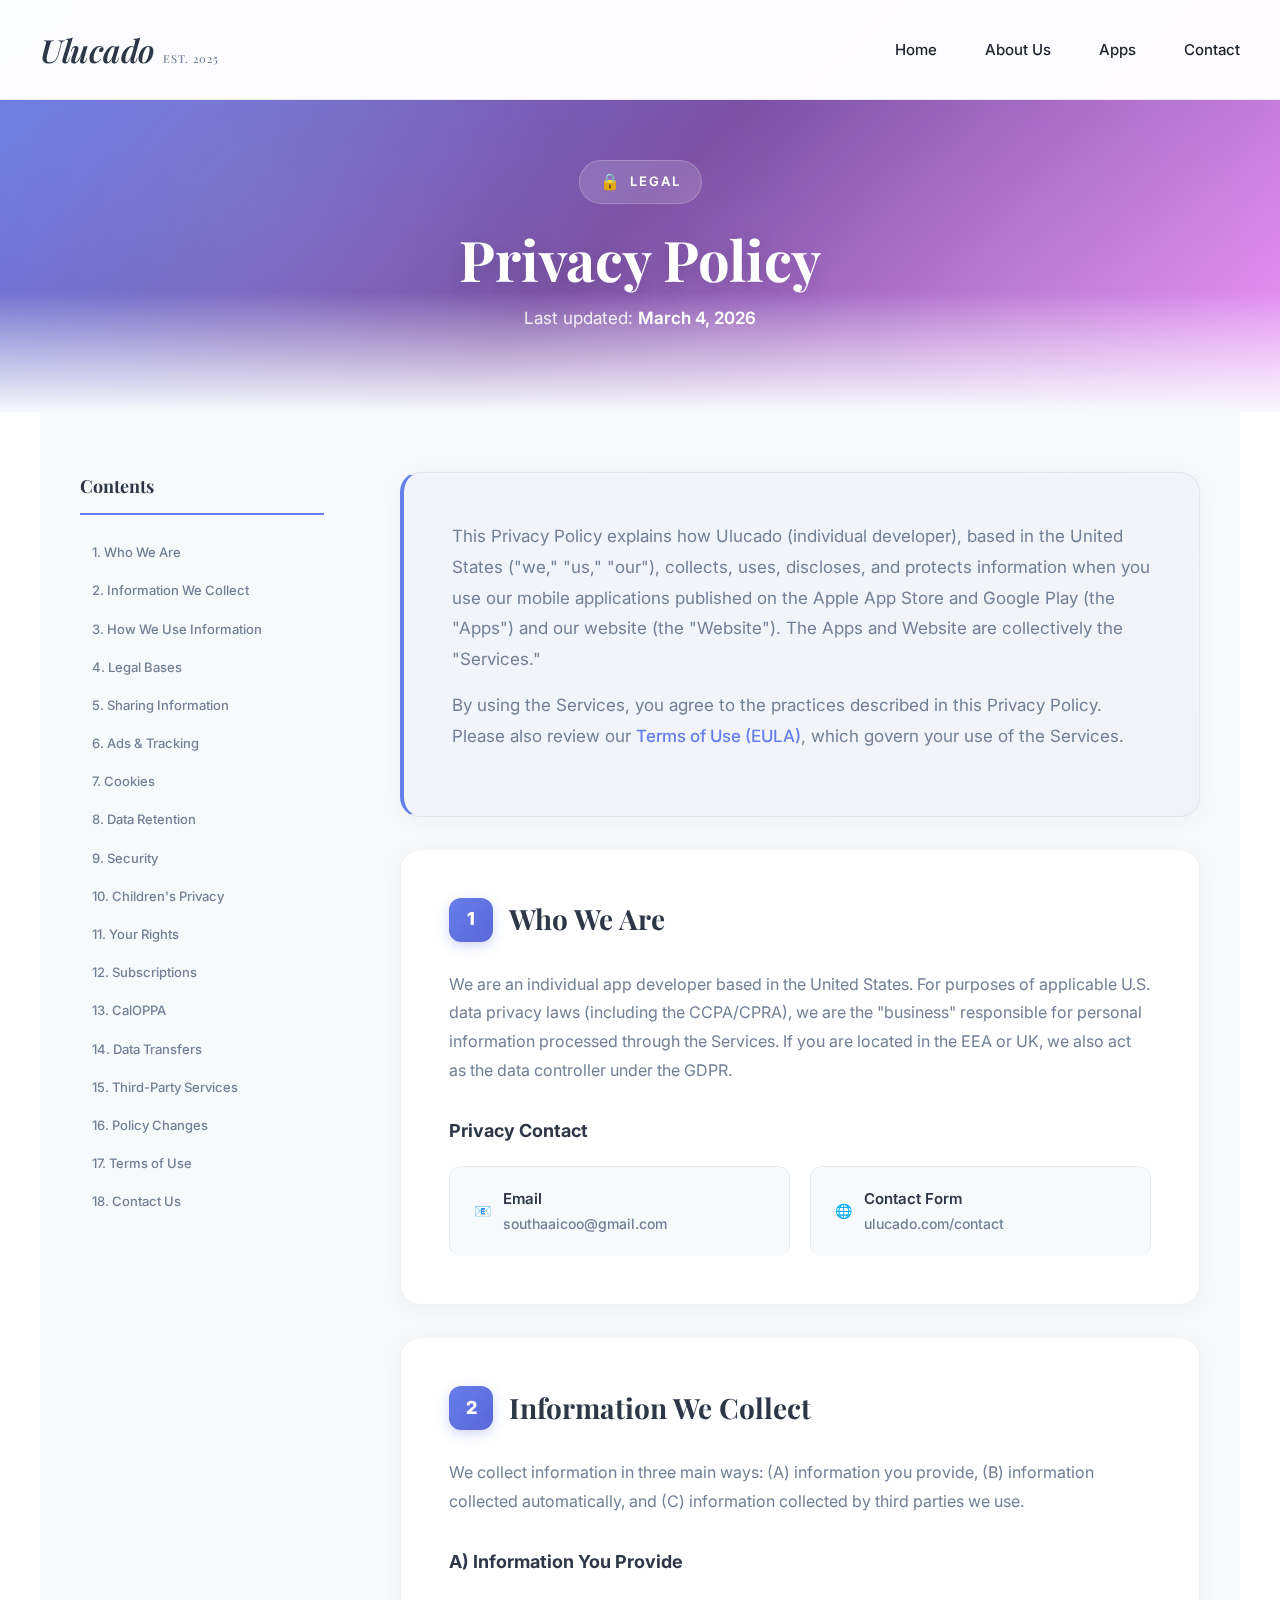
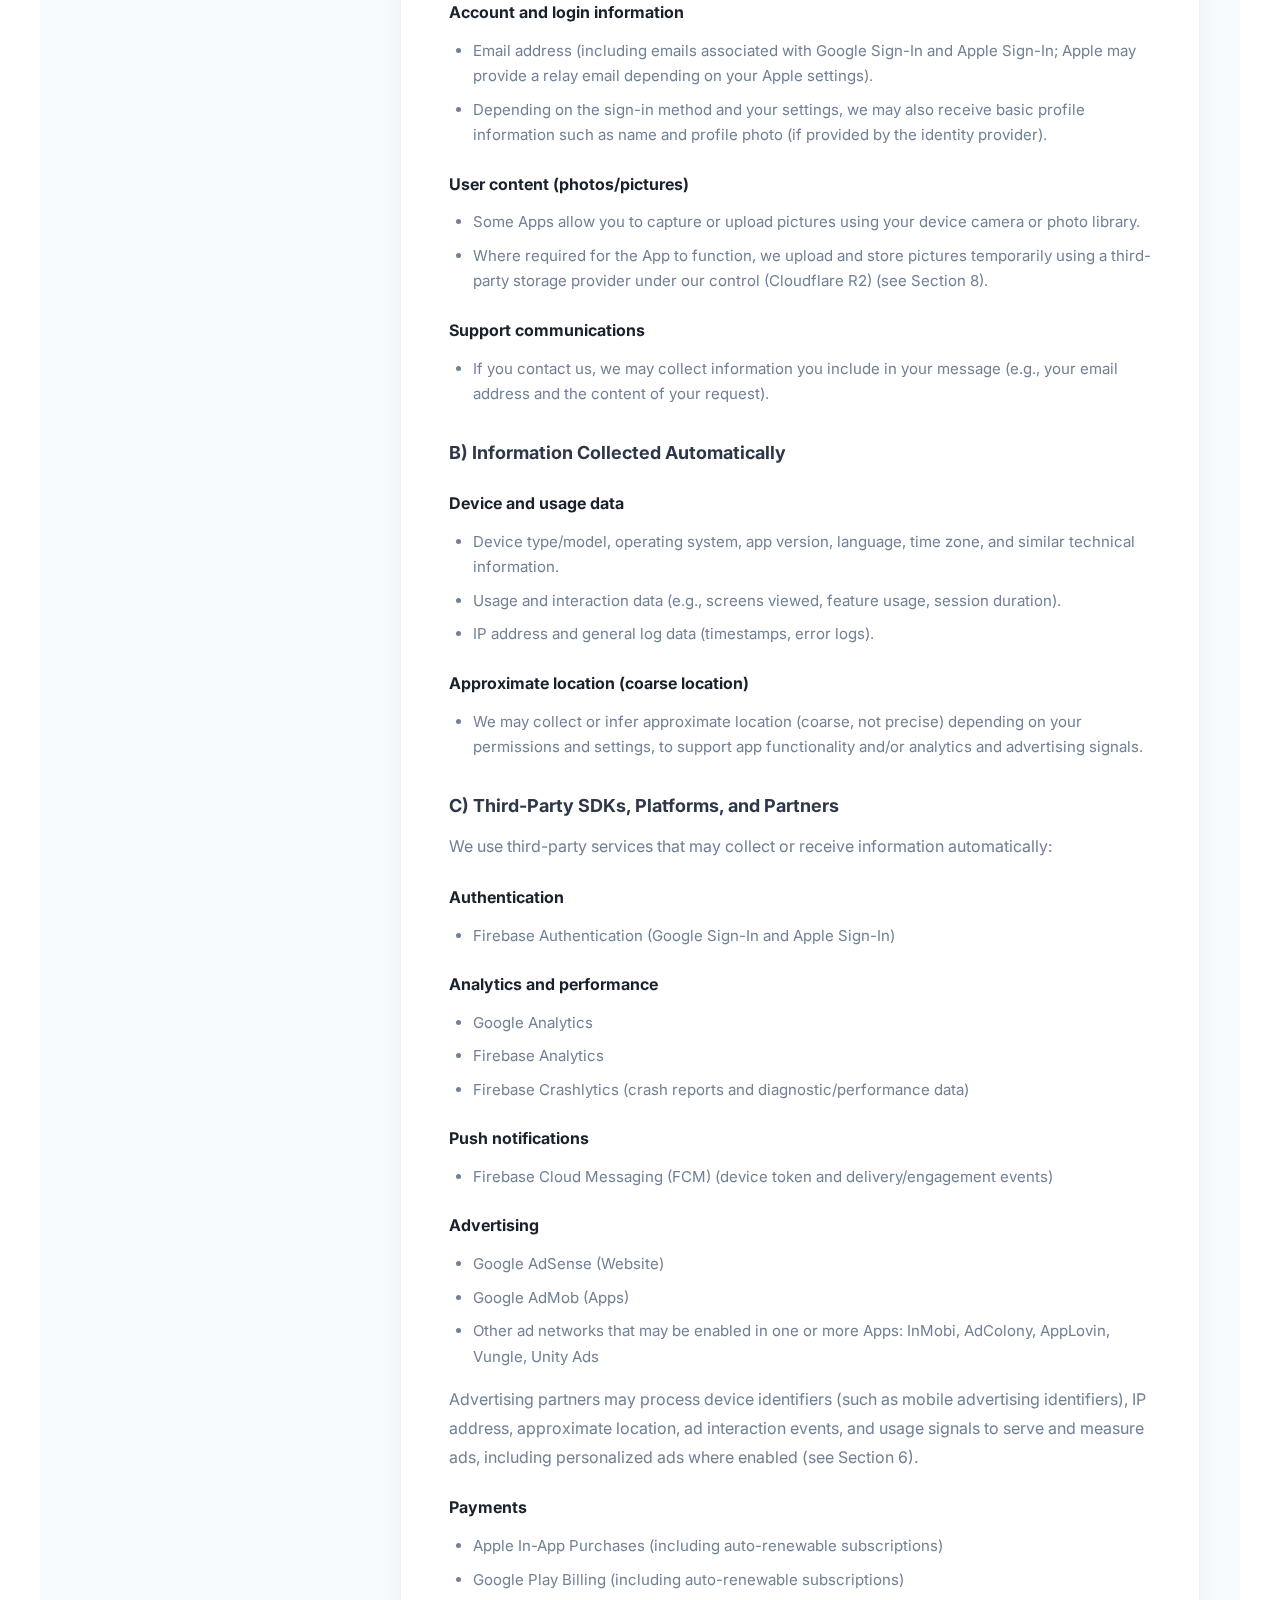
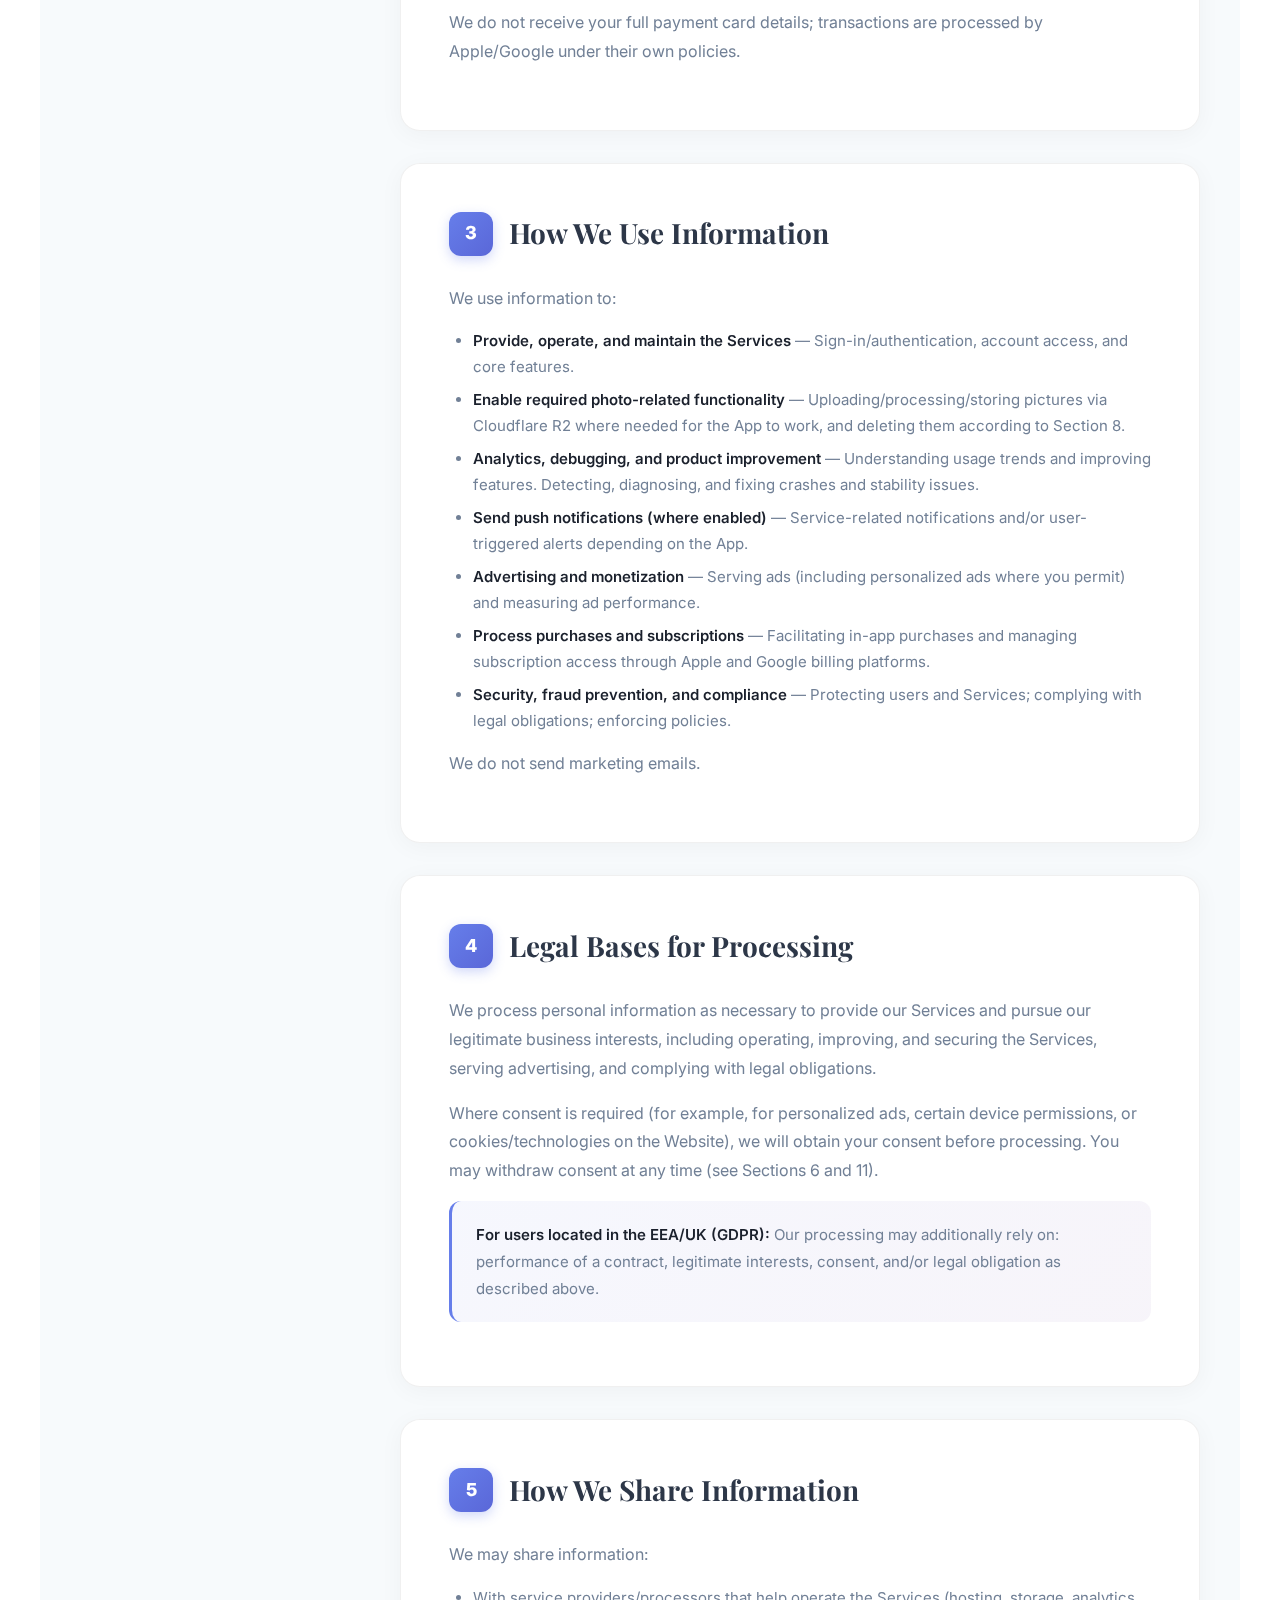
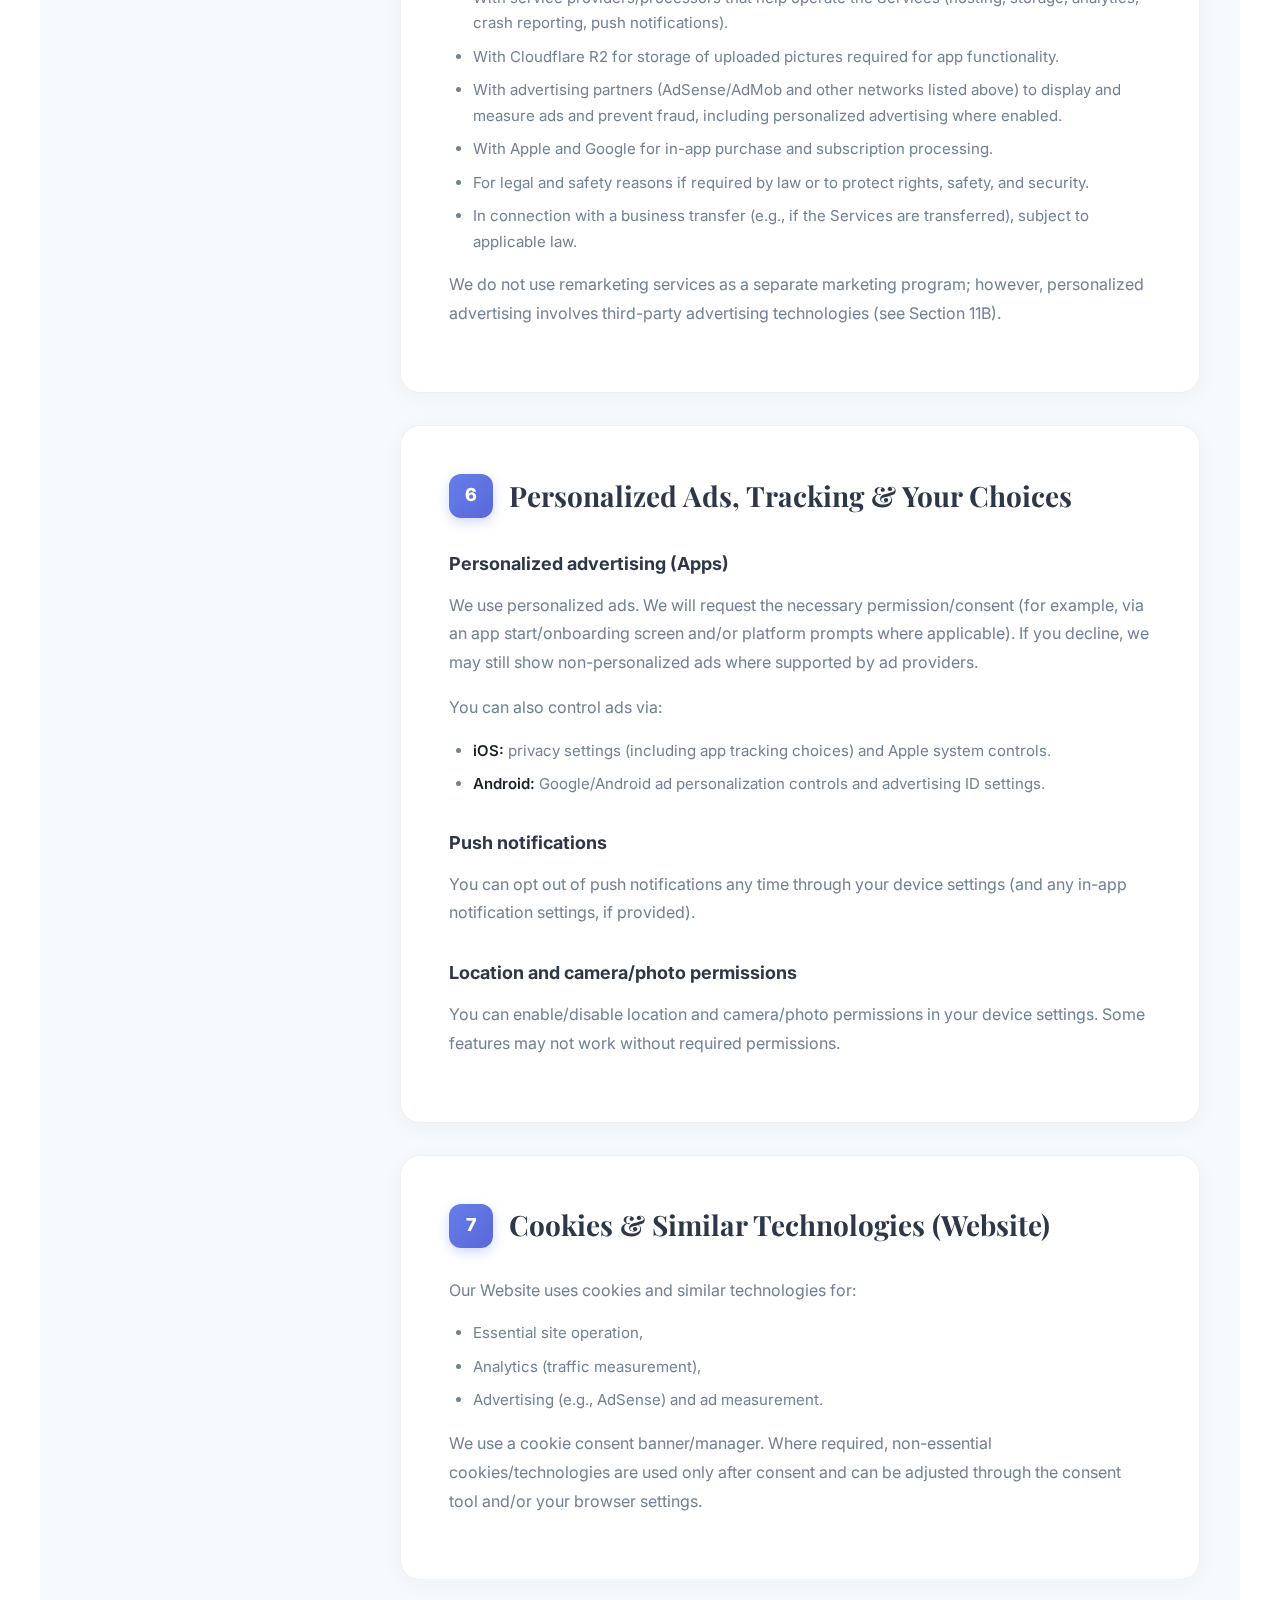
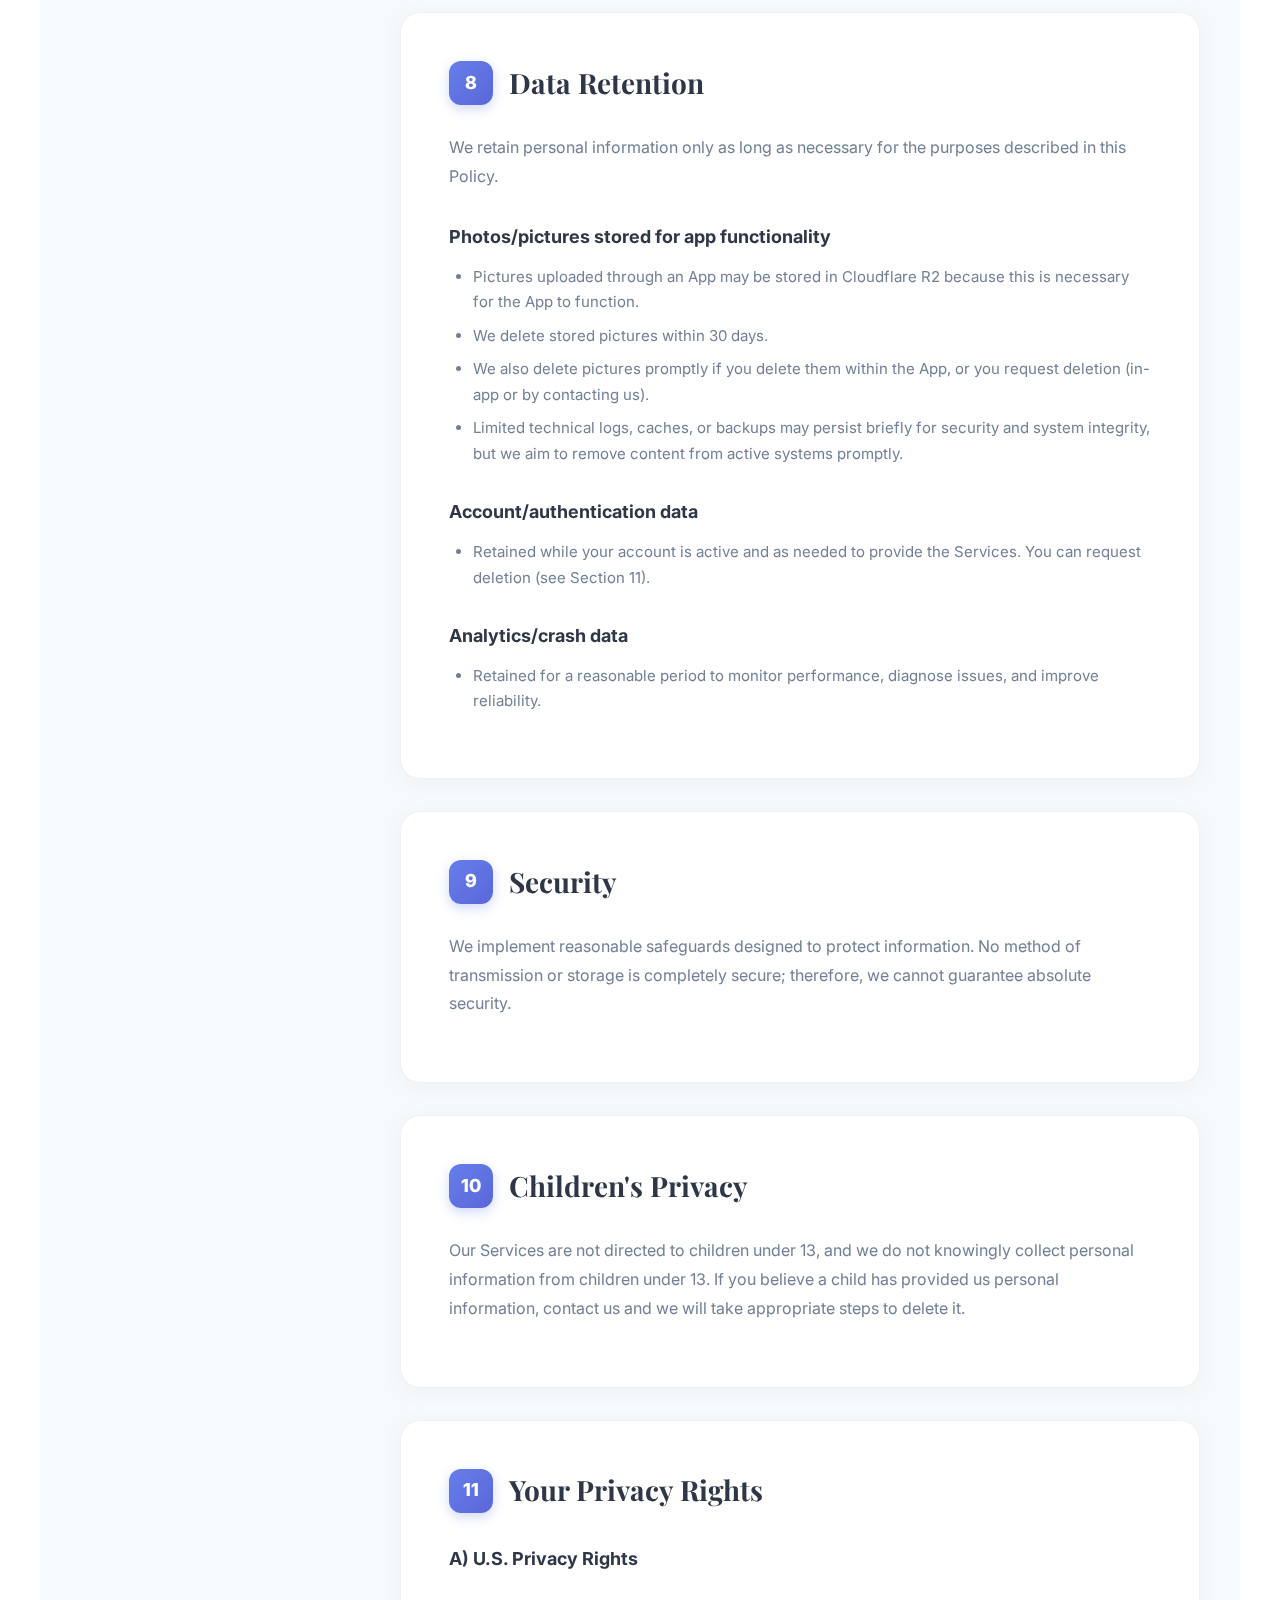
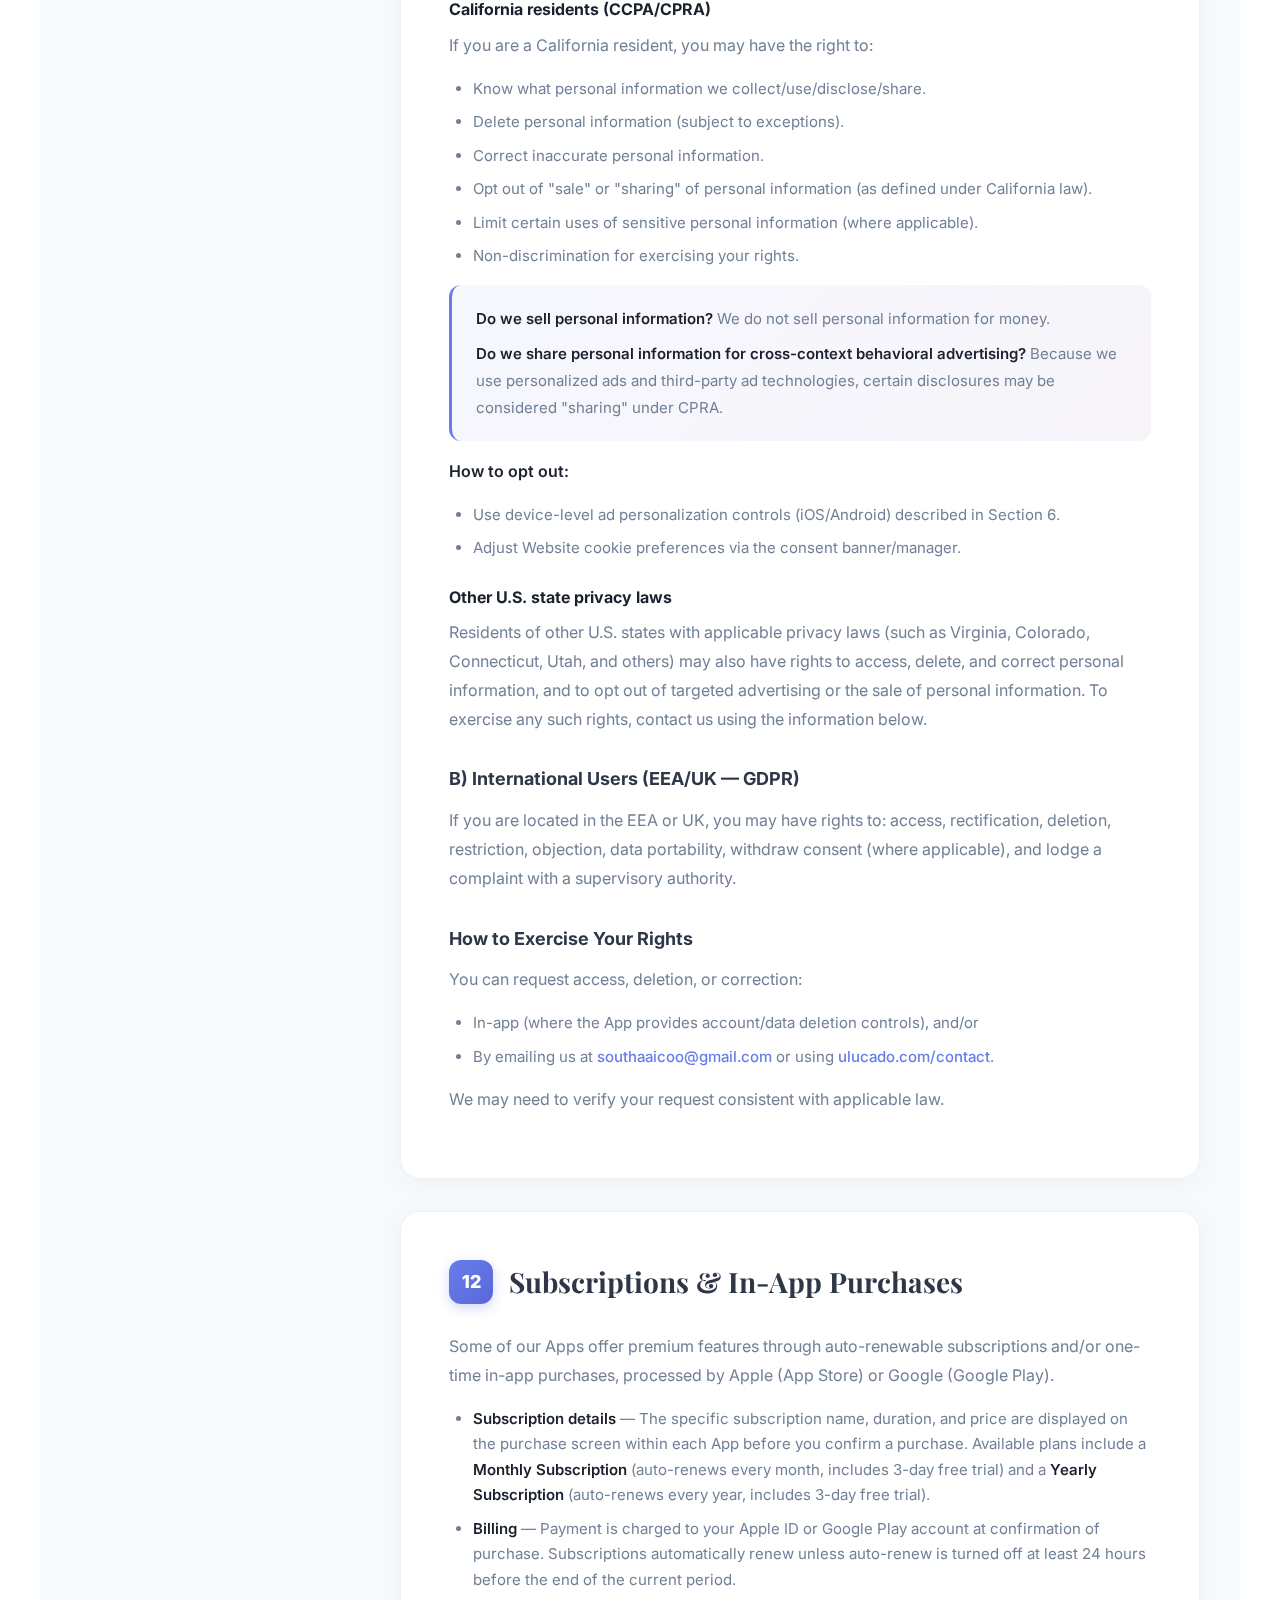
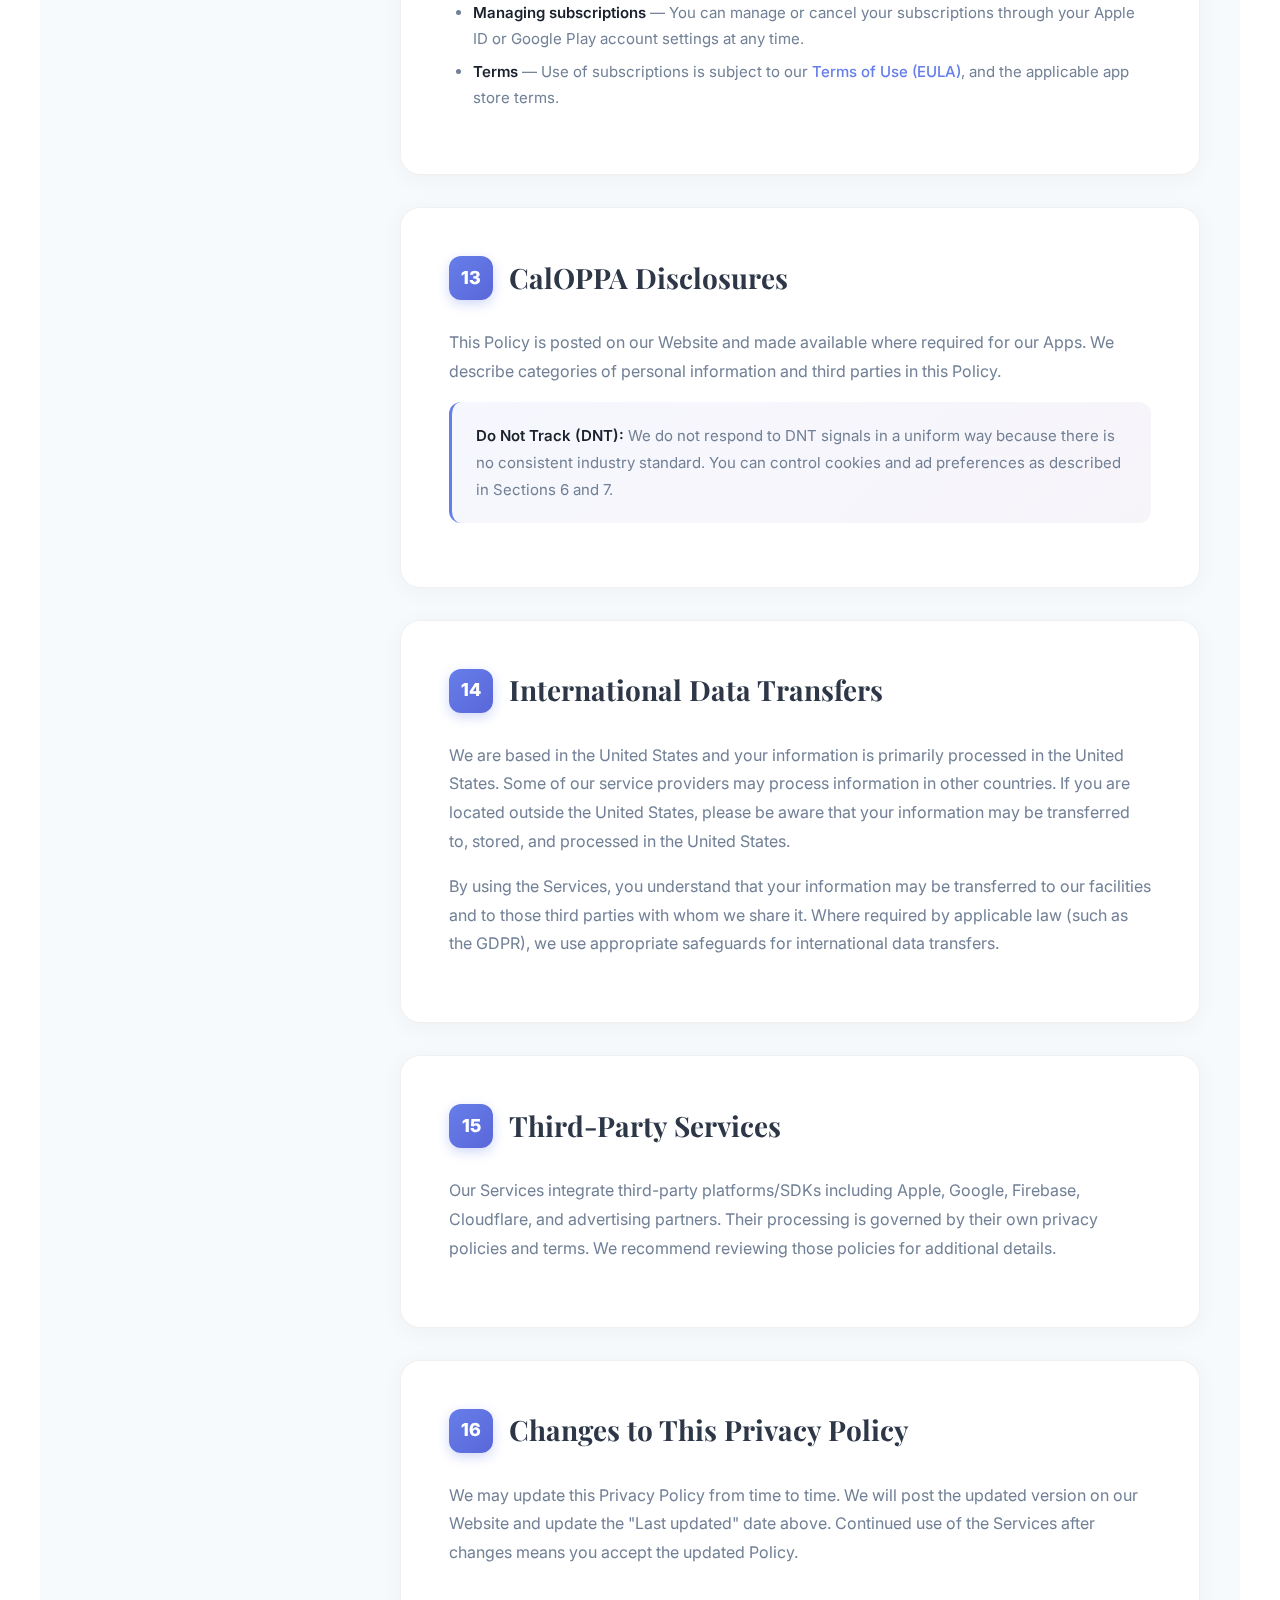
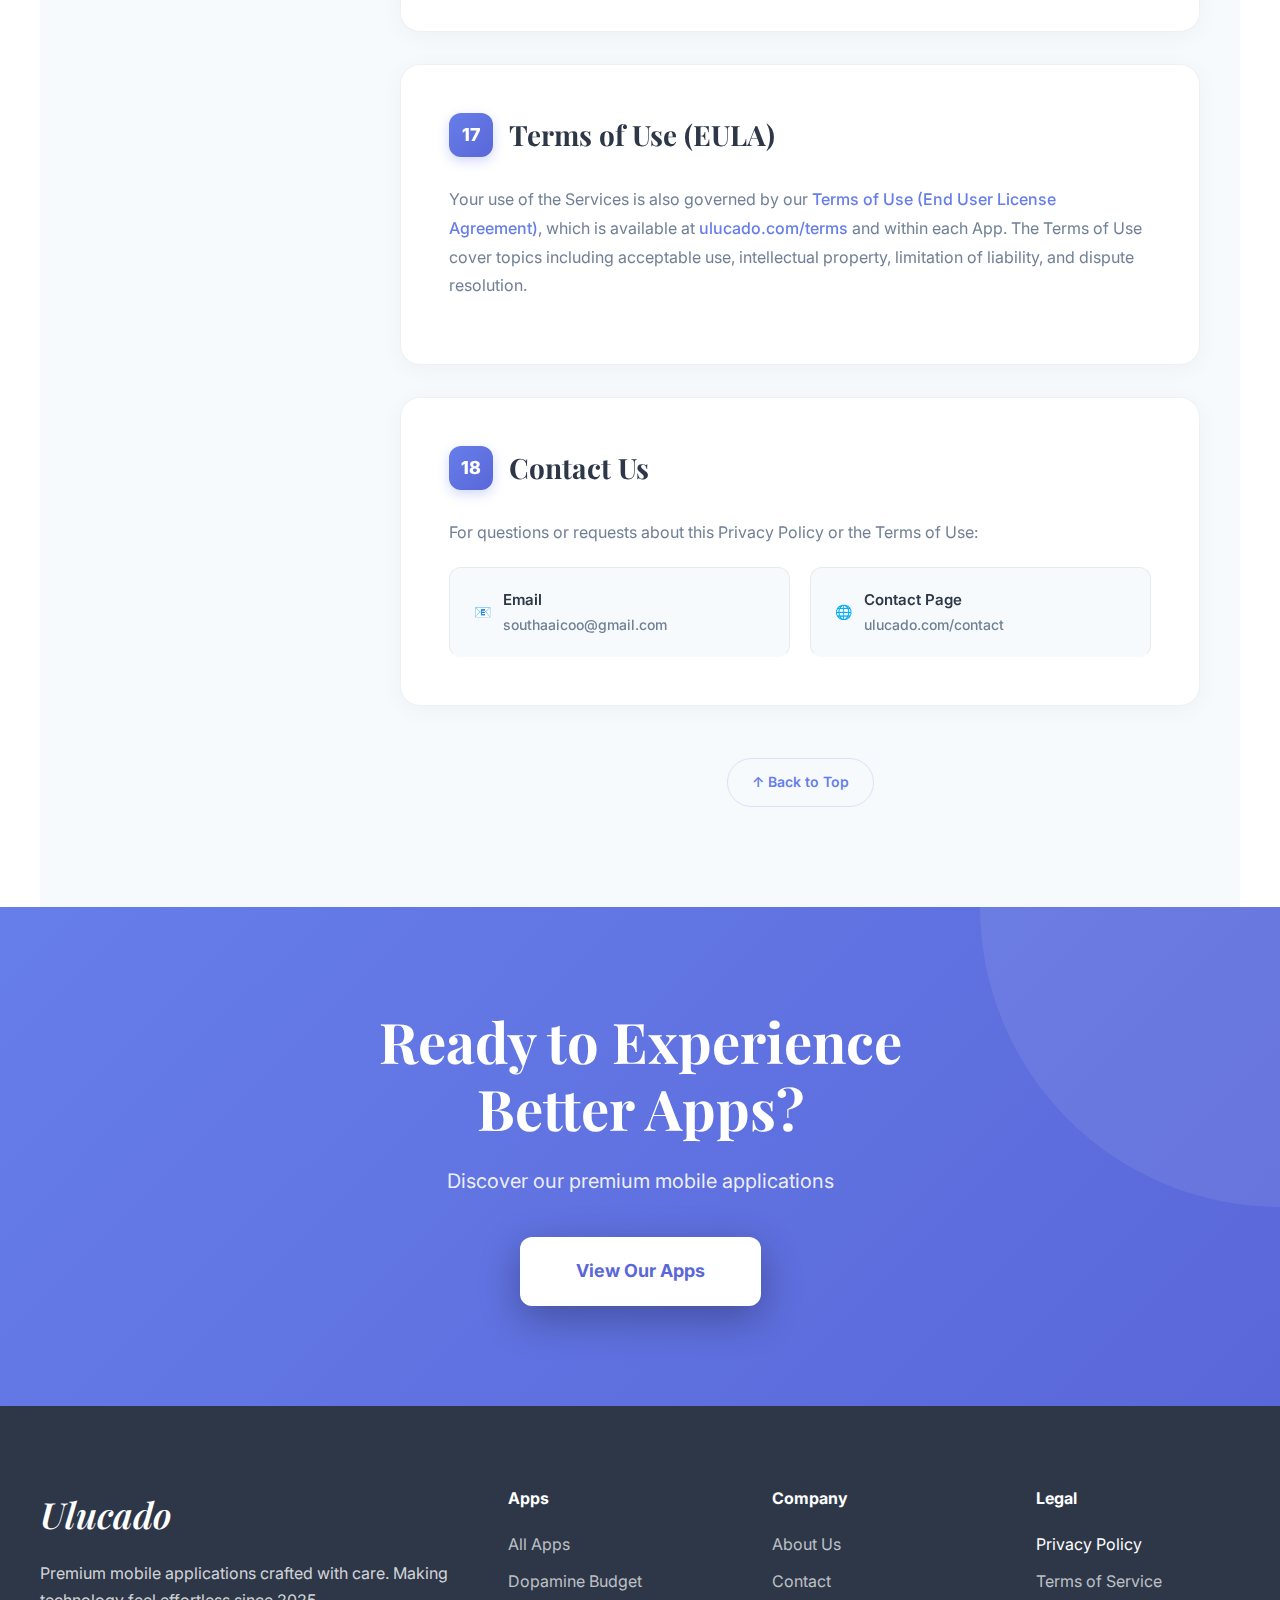
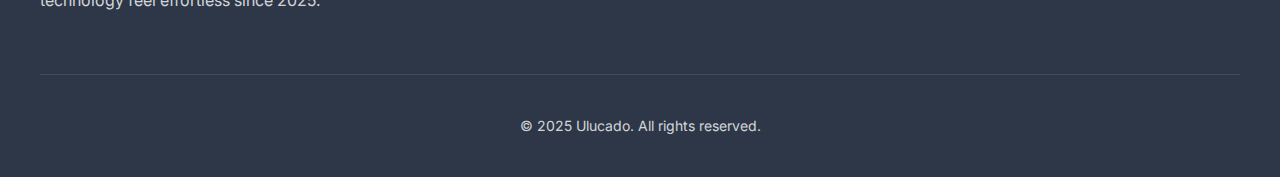
<file: privacypolicy/index.html>
<!DOCTYPE html>
<html lang="en">
<head>
    <meta charset="UTF-8">
    <meta name="viewport" content="width=device-width, initial-scale=1.0">
    <title>Privacy Policy - Ulucado</title>
    <meta name="description" content="Ulucado Privacy Policy — Learn how we collect, use, and protect your personal information across our mobile apps and website.">
    <link rel="preconnect" href="https://fonts.googleapis.com">
    <link rel="preconnect" href="https://fonts.gstatic.com" crossorigin>
    <link href="https://fonts.googleapis.com/css2?family=Playfair+Display:ital,wght@0,400;0,600;0,700;1,400;1,600;1,700&family=Inter:wght@300;400;500;600;700;800&display=swap" rel="stylesheet">
    <link rel="stylesheet" href="../styles.css">
    <style>
        html { scroll-behavior: smooth; }
    </style>
</head>
<body>
    <!-- Navigation -->
    <nav>
        <div class="nav-container">
            <a href="../" class="logo" style="text-decoration: none;">
                <span>Ulucado</span>
                <span class="est">EST. 2025</span>
            </a>
            <ul class="nav-links">
                <li><a href="../#home">Home</a></li>
                <li><a href="../#about">About Us</a></li>
                <li><a href="../#apps">Apps</a></li>
                <li><a href="../contact/">Contact</a></li>
            </ul>
        </div>
    </nav>

    <!-- Legal Hero -->
    <section class="legal-hero" id="top">
        <div class="legal-hero-content">
            <div class="legal-hero-badge">
                <span class="badge-icon">🔒</span>
                Legal
            </div>
            <h1>Privacy Policy</h1>
            <p class="legal-updated">Last updated: <strong>March 4, 2026</strong></p>
        </div>
    </section>

    <!-- Legal Layout -->
    <div class="legal-layout">
        <!-- Table of Contents -->
        <aside class="legal-toc">
            <h3>Contents</h3>
            <ul>
                <li><a href="#section-1">1. Who We Are</a></li>
                <li><a href="#section-2">2. Information We Collect</a></li>
                <li><a href="#section-3">3. How We Use Information</a></li>
                <li><a href="#section-4">4. Legal Bases</a></li>
                <li><a href="#section-5">5. Sharing Information</a></li>
                <li><a href="#section-6">6. Ads & Tracking</a></li>
                <li><a href="#section-7">7. Cookies</a></li>
                <li><a href="#section-8">8. Data Retention</a></li>
                <li><a href="#section-9">9. Security</a></li>
                <li><a href="#section-10">10. Children's Privacy</a></li>
                <li><a href="#section-11">11. Your Rights</a></li>
                <li><a href="#section-12">12. Subscriptions</a></li>
                <li><a href="#section-13">13. CalOPPA</a></li>
                <li><a href="#section-14">14. Data Transfers</a></li>
                <li><a href="#section-15">15. Third-Party Services</a></li>
                <li><a href="#section-16">16. Policy Changes</a></li>
                <li><a href="#section-17">17. Terms of Use</a></li>
                <li><a href="#section-18">18. Contact Us</a></li>
            </ul>
        </aside>

        <!-- Content -->
        <main class="legal-content">
            <!-- Intro -->
            <div class="legal-section legal-intro">
                <p>This Privacy Policy explains how Ulucado (individual developer), based in the United States ("we," "us," "our"), collects, uses, discloses, and protects information when you use our mobile applications published on the Apple App Store and Google Play (the "Apps") and our website (the "Website"). The Apps and Website are collectively the "Services."</p>
                <p>By using the Services, you agree to the practices described in this Privacy Policy. Please also review our <a href="../terms/">Terms of Use (EULA)</a>, which govern your use of the Services.</p>
            </div>

            <!-- Section 1 -->
            <div class="legal-section" id="section-1">
                <div class="legal-section-header">
                    <div class="legal-section-number">1</div>
                    <h2>Who We Are</h2>
                </div>
                <p>We are an individual app developer based in the United States. For purposes of applicable U.S. data privacy laws (including the CCPA/CPRA), we are the "business" responsible for personal information processed through the Services. If you are located in the EEA or UK, we also act as the data controller under the GDPR.</p>
                <h3>Privacy Contact</h3>
                <div class="legal-contact-card">
                    <a href="mailto:southaaicoo@gmail.com" class="legal-contact-item">
                        <span class="legal-contact-icon">📧</span>
                        <span>
                            <strong>Email</strong>
                            southaaicoo@gmail.com
                        </span>
                    </a>
                    <a href="https://ulucado.com/contact/" class="legal-contact-item">
                        <span class="legal-contact-icon">🌐</span>
                        <span>
                            <strong>Contact Form</strong>
                            ulucado.com/contact
                        </span>
                    </a>
                </div>
            </div>

            <!-- Section 2 -->
            <div class="legal-section" id="section-2">
                <div class="legal-section-header">
                    <div class="legal-section-number">2</div>
                    <h2>Information We Collect</h2>
                </div>
                <p>We collect information in three main ways: (A) information you provide, (B) information collected automatically, and (C) information collected by third parties we use.</p>

                <h3>A) Information You Provide</h3>
                <h4>Account and login information</h4>
                <ul>
                    <li>Email address (including emails associated with Google Sign-In and Apple Sign-In; Apple may provide a relay email depending on your Apple settings).</li>
                    <li>Depending on the sign-in method and your settings, we may also receive basic profile information such as name and profile photo (if provided by the identity provider).</li>
                </ul>

                <h4>User content (photos/pictures)</h4>
                <ul>
                    <li>Some Apps allow you to capture or upload pictures using your device camera or photo library.</li>
                    <li>Where required for the App to function, we upload and store pictures temporarily using a third-party storage provider under our control (Cloudflare R2) (see Section 8).</li>
                </ul>

                <h4>Support communications</h4>
                <ul>
                    <li>If you contact us, we may collect information you include in your message (e.g., your email address and the content of your request).</li>
                </ul>

                <h3>B) Information Collected Automatically</h3>
                <h4>Device and usage data</h4>
                <ul>
                    <li>Device type/model, operating system, app version, language, time zone, and similar technical information.</li>
                    <li>Usage and interaction data (e.g., screens viewed, feature usage, session duration).</li>
                    <li>IP address and general log data (timestamps, error logs).</li>
                </ul>

                <h4>Approximate location (coarse location)</h4>
                <ul>
                    <li>We may collect or infer approximate location (coarse, not precise) depending on your permissions and settings, to support app functionality and/or analytics and advertising signals.</li>
                </ul>

                <h3>C) Third-Party SDKs, Platforms, and Partners</h3>
                <p>We use third-party services that may collect or receive information automatically:</p>

                <h4>Authentication</h4>
                <ul>
                    <li>Firebase Authentication (Google Sign-In and Apple Sign-In)</li>
                </ul>

                <h4>Analytics and performance</h4>
                <ul>
                    <li>Google Analytics</li>
                    <li>Firebase Analytics</li>
                    <li>Firebase Crashlytics (crash reports and diagnostic/performance data)</li>
                </ul>

                <h4>Push notifications</h4>
                <ul>
                    <li>Firebase Cloud Messaging (FCM) (device token and delivery/engagement events)</li>
                </ul>

                <h4>Advertising</h4>
                <ul>
                    <li>Google AdSense (Website)</li>
                    <li>Google AdMob (Apps)</li>
                    <li>Other ad networks that may be enabled in one or more Apps: InMobi, AdColony, AppLovin, Vungle, Unity Ads</li>
                </ul>
                <p>Advertising partners may process device identifiers (such as mobile advertising identifiers), IP address, approximate location, ad interaction events, and usage signals to serve and measure ads, including personalized ads where enabled (see Section 6).</p>

                <h4>Payments</h4>
                <ul>
                    <li>Apple In-App Purchases (including auto-renewable subscriptions)</li>
                    <li>Google Play Billing (including auto-renewable subscriptions)</li>
                </ul>
                <p>We do not receive your full payment card details; transactions are processed by Apple/Google under their own policies.</p>
            </div>

            <!-- Section 3 -->
            <div class="legal-section" id="section-3">
                <div class="legal-section-header">
                    <div class="legal-section-number">3</div>
                    <h2>How We Use Information</h2>
                </div>
                <p>We use information to:</p>
                <ul>
                    <li><strong>Provide, operate, and maintain the Services</strong> — Sign-in/authentication, account access, and core features.</li>
                    <li><strong>Enable required photo-related functionality</strong> — Uploading/processing/storing pictures via Cloudflare R2 where needed for the App to work, and deleting them according to Section 8.</li>
                    <li><strong>Analytics, debugging, and product improvement</strong> — Understanding usage trends and improving features. Detecting, diagnosing, and fixing crashes and stability issues.</li>
                    <li><strong>Send push notifications (where enabled)</strong> — Service-related notifications and/or user-triggered alerts depending on the App.</li>
                    <li><strong>Advertising and monetization</strong> — Serving ads (including personalized ads where you permit) and measuring ad performance.</li>
                    <li><strong>Process purchases and subscriptions</strong> — Facilitating in-app purchases and managing subscription access through Apple and Google billing platforms.</li>
                    <li><strong>Security, fraud prevention, and compliance</strong> — Protecting users and Services; complying with legal obligations; enforcing policies.</li>
                </ul>
                <p>We do not send marketing emails.</p>
            </div>

            <!-- Section 4 -->
            <div class="legal-section" id="section-4">
                <div class="legal-section-header">
                    <div class="legal-section-number">4</div>
                    <h2>Legal Bases for Processing</h2>
                </div>
                <p>We process personal information as necessary to provide our Services and pursue our legitimate business interests, including operating, improving, and securing the Services, serving advertising, and complying with legal obligations.</p>
                <p>Where consent is required (for example, for personalized ads, certain device permissions, or cookies/technologies on the Website), we will obtain your consent before processing. You may withdraw consent at any time (see Sections 6 and 11).</p>
                <div class="legal-callout">
                    <p><strong>For users located in the EEA/UK (GDPR):</strong> Our processing may additionally rely on: performance of a contract, legitimate interests, consent, and/or legal obligation as described above.</p>
                </div>
            </div>

            <!-- Section 5 -->
            <div class="legal-section" id="section-5">
                <div class="legal-section-header">
                    <div class="legal-section-number">5</div>
                    <h2>How We Share Information</h2>
                </div>
                <p>We may share information:</p>
                <ul>
                    <li>With service providers/processors that help operate the Services (hosting, storage, analytics, crash reporting, push notifications).</li>
                    <li>With Cloudflare R2 for storage of uploaded pictures required for app functionality.</li>
                    <li>With advertising partners (AdSense/AdMob and other networks listed above) to display and measure ads and prevent fraud, including personalized advertising where enabled.</li>
                    <li>With Apple and Google for in-app purchase and subscription processing.</li>
                    <li>For legal and safety reasons if required by law or to protect rights, safety, and security.</li>
                    <li>In connection with a business transfer (e.g., if the Services are transferred), subject to applicable law.</li>
                </ul>
                <p>We do not use remarketing services as a separate marketing program; however, personalized advertising involves third-party advertising technologies (see Section 11B).</p>
            </div>

            <!-- Section 6 -->
            <div class="legal-section" id="section-6">
                <div class="legal-section-header">
                    <div class="legal-section-number">6</div>
                    <h2>Personalized Ads, Tracking & Your Choices</h2>
                </div>
                <h3>Personalized advertising (Apps)</h3>
                <p>We use personalized ads. We will request the necessary permission/consent (for example, via an app start/onboarding screen and/or platform prompts where applicable). If you decline, we may still show non-personalized ads where supported by ad providers.</p>
                <p>You can also control ads via:</p>
                <ul>
                    <li><strong>iOS:</strong> privacy settings (including app tracking choices) and Apple system controls.</li>
                    <li><strong>Android:</strong> Google/Android ad personalization controls and advertising ID settings.</li>
                </ul>

                <h3>Push notifications</h3>
                <p>You can opt out of push notifications any time through your device settings (and any in-app notification settings, if provided).</p>

                <h3>Location and camera/photo permissions</h3>
                <p>You can enable/disable location and camera/photo permissions in your device settings. Some features may not work without required permissions.</p>
            </div>

            <!-- Section 7 -->
            <div class="legal-section" id="section-7">
                <div class="legal-section-header">
                    <div class="legal-section-number">7</div>
                    <h2>Cookies & Similar Technologies (Website)</h2>
                </div>
                <p>Our Website uses cookies and similar technologies for:</p>
                <ul>
                    <li>Essential site operation,</li>
                    <li>Analytics (traffic measurement),</li>
                    <li>Advertising (e.g., AdSense) and ad measurement.</li>
                </ul>
                <p>We use a cookie consent banner/manager. Where required, non-essential cookies/technologies are used only after consent and can be adjusted through the consent tool and/or your browser settings.</p>
            </div>

            <!-- Section 8 -->
            <div class="legal-section" id="section-8">
                <div class="legal-section-header">
                    <div class="legal-section-number">8</div>
                    <h2>Data Retention</h2>
                </div>
                <p>We retain personal information only as long as necessary for the purposes described in this Policy.</p>

                <h3>Photos/pictures stored for app functionality</h3>
                <ul>
                    <li>Pictures uploaded through an App may be stored in Cloudflare R2 because this is necessary for the App to function.</li>
                    <li>We delete stored pictures within 30 days.</li>
                    <li>We also delete pictures promptly if you delete them within the App, or you request deletion (in-app or by contacting us).</li>
                    <li>Limited technical logs, caches, or backups may persist briefly for security and system integrity, but we aim to remove content from active systems promptly.</li>
                </ul>

                <h3>Account/authentication data</h3>
                <ul>
                    <li>Retained while your account is active and as needed to provide the Services. You can request deletion (see Section 11).</li>
                </ul>

                <h3>Analytics/crash data</h3>
                <ul>
                    <li>Retained for a reasonable period to monitor performance, diagnose issues, and improve reliability.</li>
                </ul>
            </div>

            <!-- Section 9 -->
            <div class="legal-section" id="section-9">
                <div class="legal-section-header">
                    <div class="legal-section-number">9</div>
                    <h2>Security</h2>
                </div>
                <p>We implement reasonable safeguards designed to protect information. No method of transmission or storage is completely secure; therefore, we cannot guarantee absolute security.</p>
            </div>

            <!-- Section 10 -->
            <div class="legal-section" id="section-10">
                <div class="legal-section-header">
                    <div class="legal-section-number">10</div>
                    <h2>Children's Privacy</h2>
                </div>
                <p>Our Services are not directed to children under 13, and we do not knowingly collect personal information from children under 13. If you believe a child has provided us personal information, contact us and we will take appropriate steps to delete it.</p>
            </div>

            <!-- Section 11 -->
            <div class="legal-section" id="section-11">
                <div class="legal-section-header">
                    <div class="legal-section-number">11</div>
                    <h2>Your Privacy Rights</h2>
                </div>

                <h3>A) U.S. Privacy Rights</h3>

                <h4>California residents (CCPA/CPRA)</h4>
                <p>If you are a California resident, you may have the right to:</p>
                <ul>
                    <li>Know what personal information we collect/use/disclose/share.</li>
                    <li>Delete personal information (subject to exceptions).</li>
                    <li>Correct inaccurate personal information.</li>
                    <li>Opt out of "sale" or "sharing" of personal information (as defined under California law).</li>
                    <li>Limit certain uses of sensitive personal information (where applicable).</li>
                    <li>Non-discrimination for exercising your rights.</li>
                </ul>

                <div class="legal-callout">
                    <p><strong>Do we sell personal information?</strong> We do not sell personal information for money.</p>
                    <p><strong>Do we share personal information for cross-context behavioral advertising?</strong> Because we use personalized ads and third-party ad technologies, certain disclosures may be considered "sharing" under CPRA.</p>
                </div>

                <p><strong>How to opt out:</strong></p>
                <ul>
                    <li>Use device-level ad personalization controls (iOS/Android) described in Section 6.</li>
                    <li>Adjust Website cookie preferences via the consent banner/manager.</li>
                </ul>

                <h4>Other U.S. state privacy laws</h4>
                <p>Residents of other U.S. states with applicable privacy laws (such as Virginia, Colorado, Connecticut, Utah, and others) may also have rights to access, delete, and correct personal information, and to opt out of targeted advertising or the sale of personal information. To exercise any such rights, contact us using the information below.</p>

                <h3>B) International Users (EEA/UK — GDPR)</h3>
                <p>If you are located in the EEA or UK, you may have rights to: access, rectification, deletion, restriction, objection, data portability, withdraw consent (where applicable), and lodge a complaint with a supervisory authority.</p>

                <h3>How to Exercise Your Rights</h3>
                <p>You can request access, deletion, or correction:</p>
                <ul>
                    <li>In-app (where the App provides account/data deletion controls), and/or</li>
                    <li>By emailing us at <a href="mailto:southaaicoo@gmail.com">southaaicoo@gmail.com</a> or using <a href="https://ulucado.com/contact/">ulucado.com/contact</a>.</li>
                </ul>
                <p>We may need to verify your request consistent with applicable law.</p>
            </div>

            <!-- Section 12 -->
            <div class="legal-section" id="section-12">
                <div class="legal-section-header">
                    <div class="legal-section-number">12</div>
                    <h2>Subscriptions & In-App Purchases</h2>
                </div>
                <p>Some of our Apps offer premium features through auto-renewable subscriptions and/or one-time in-app purchases, processed by Apple (App Store) or Google (Google Play).</p>
                <ul>
                    <li><strong>Subscription details</strong> — The specific subscription name, duration, and price are displayed on the purchase screen within each App before you confirm a purchase. Available plans include a <strong>Monthly Subscription</strong> (auto-renews every month, includes 3-day free trial) and a <strong>Yearly Subscription</strong> (auto-renews every year, includes 3-day free trial).</li>
                    <li><strong>Billing</strong> — Payment is charged to your Apple ID or Google Play account at confirmation of purchase. Subscriptions automatically renew unless auto-renew is turned off at least 24 hours before the end of the current period.</li>
                    <li><strong>Managing subscriptions</strong> — You can manage or cancel your subscriptions through your Apple ID or Google Play account settings at any time.</li>
                    <li><strong>Terms</strong> — Use of subscriptions is subject to our <a href="../terms/">Terms of Use (EULA)</a>, and the applicable app store terms.</li>
                </ul>
            </div>

            <!-- Section 13 -->
            <div class="legal-section" id="section-13">
                <div class="legal-section-header">
                    <div class="legal-section-number">13</div>
                    <h2>CalOPPA Disclosures</h2>
                </div>
                <p>This Policy is posted on our Website and made available where required for our Apps. We describe categories of personal information and third parties in this Policy.</p>
                <div class="legal-callout">
                    <p><strong>Do Not Track (DNT):</strong> We do not respond to DNT signals in a uniform way because there is no consistent industry standard. You can control cookies and ad preferences as described in Sections 6 and 7.</p>
                </div>
            </div>

            <!-- Section 14 -->
            <div class="legal-section" id="section-14">
                <div class="legal-section-header">
                    <div class="legal-section-number">14</div>
                    <h2>International Data Transfers</h2>
                </div>
                <p>We are based in the United States and your information is primarily processed in the United States. Some of our service providers may process information in other countries. If you are located outside the United States, please be aware that your information may be transferred to, stored, and processed in the United States.</p>
                <p>By using the Services, you understand that your information may be transferred to our facilities and to those third parties with whom we share it. Where required by applicable law (such as the GDPR), we use appropriate safeguards for international data transfers.</p>
            </div>

            <!-- Section 15 -->
            <div class="legal-section" id="section-15">
                <div class="legal-section-header">
                    <div class="legal-section-number">15</div>
                    <h2>Third-Party Services</h2>
                </div>
                <p>Our Services integrate third-party platforms/SDKs including Apple, Google, Firebase, Cloudflare, and advertising partners. Their processing is governed by their own privacy policies and terms. We recommend reviewing those policies for additional details.</p>
            </div>

            <!-- Section 16 -->
            <div class="legal-section" id="section-16">
                <div class="legal-section-header">
                    <div class="legal-section-number">16</div>
                    <h2>Changes to This Privacy Policy</h2>
                </div>
                <p>We may update this Privacy Policy from time to time. We will post the updated version on our Website and update the "Last updated" date above. Continued use of the Services after changes means you accept the updated Policy.</p>
            </div>

            <!-- Section 17 -->
            <div class="legal-section" id="section-17">
                <div class="legal-section-header">
                    <div class="legal-section-number">17</div>
                    <h2>Terms of Use (EULA)</h2>
                </div>
                <p>Your use of the Services is also governed by our <a href="../terms/">Terms of Use (End User License Agreement)</a>, which is available at <a href="../terms/">ulucado.com/terms</a> and within each App. The Terms of Use cover topics including acceptable use, intellectual property, limitation of liability, and dispute resolution.</p>
            </div>

            <!-- Section 18 -->
            <div class="legal-section" id="section-18">
                <div class="legal-section-header">
                    <div class="legal-section-number">18</div>
                    <h2>Contact Us</h2>
                </div>
                <p>For questions or requests about this Privacy Policy or the Terms of Use:</p>
                <div class="legal-contact-card">
                    <a href="mailto:southaaicoo@gmail.com" class="legal-contact-item">
                        <span class="legal-contact-icon">📧</span>
                        <span>
                            <strong>Email</strong>
                            southaaicoo@gmail.com
                        </span>
                    </a>
                    <a href="https://ulucado.com/contact/" class="legal-contact-item">
                        <span class="legal-contact-icon">🌐</span>
                        <span>
                            <strong>Contact Page</strong>
                            ulucado.com/contact
                        </span>
                    </a>
                </div>
            </div>

            <!-- Back to top -->
            <div class="legal-back-top">
                <a href="#top">↑ Back to Top</a>
            </div>
        </main>
    </div>

    <!-- CTA Section -->
    <section class="cta-section">
        <div class="cta-content">
            <h2>Ready to Experience<br>Better Apps?</h2>
            <p>Discover our premium mobile applications</p>
            <a href="../#apps" class="cta-button">View Our Apps</a>
        </div>
    </section>

    <!-- Footer -->
    <footer>
        <div class="footer-content">
            <div>
                <div class="footer-brand">Ulucado</div>
                <p class="footer-tagline">Premium mobile applications crafted with care. Making technology feel effortless since 2025.</p>
            </div>
            <div class="footer-col">
                <h4>Apps</h4>
                <ul class="footer-links">
                    <li><a href="../#apps">All Apps</a></li>
                    <li><a href="../#dopamine">Dopamine Budget</a></li>
                </ul>
            </div>
            <div class="footer-col">
                <h4>Company</h4>
                <ul class="footer-links">
                    <li><a href="../#about">About Us</a></li>
                    <li><a href="../contact/">Contact</a></li>
                </ul>
            </div>
            <div class="footer-col">
                <h4>Legal</h4>
                <ul class="footer-links">
                    <li><a href="#" class="active" style="color: white;">Privacy Policy</a></li>
                    <li><a href="../terms/">Terms of Service</a></li>
                </ul>
            </div>
        </div>
        <div class="footer-bottom">
            <p>&copy; 2025 Ulucado. All rights reserved.</p>
        </div>
    </footer>

    <!-- TOC Active State Script -->
    <script>
        const sections = document.querySelectorAll('.legal-section[id]');
        const tocLinks = document.querySelectorAll('.legal-toc a');

        const observer = new IntersectionObserver((entries) => {
            entries.forEach(entry => {
                if (entry.isIntersecting) {
                    tocLinks.forEach(link => link.classList.remove('active'));
                    const active = document.querySelector(`.legal-toc a[href="#${entry.target.id}"]`);
                    if (active) active.classList.add('active');
                }
            });
        }, { rootMargin: '-20% 0px -70% 0px', threshold: 0 });

        sections.forEach(section => observer.observe(section));
    </script>
</body>
</html>
</file>
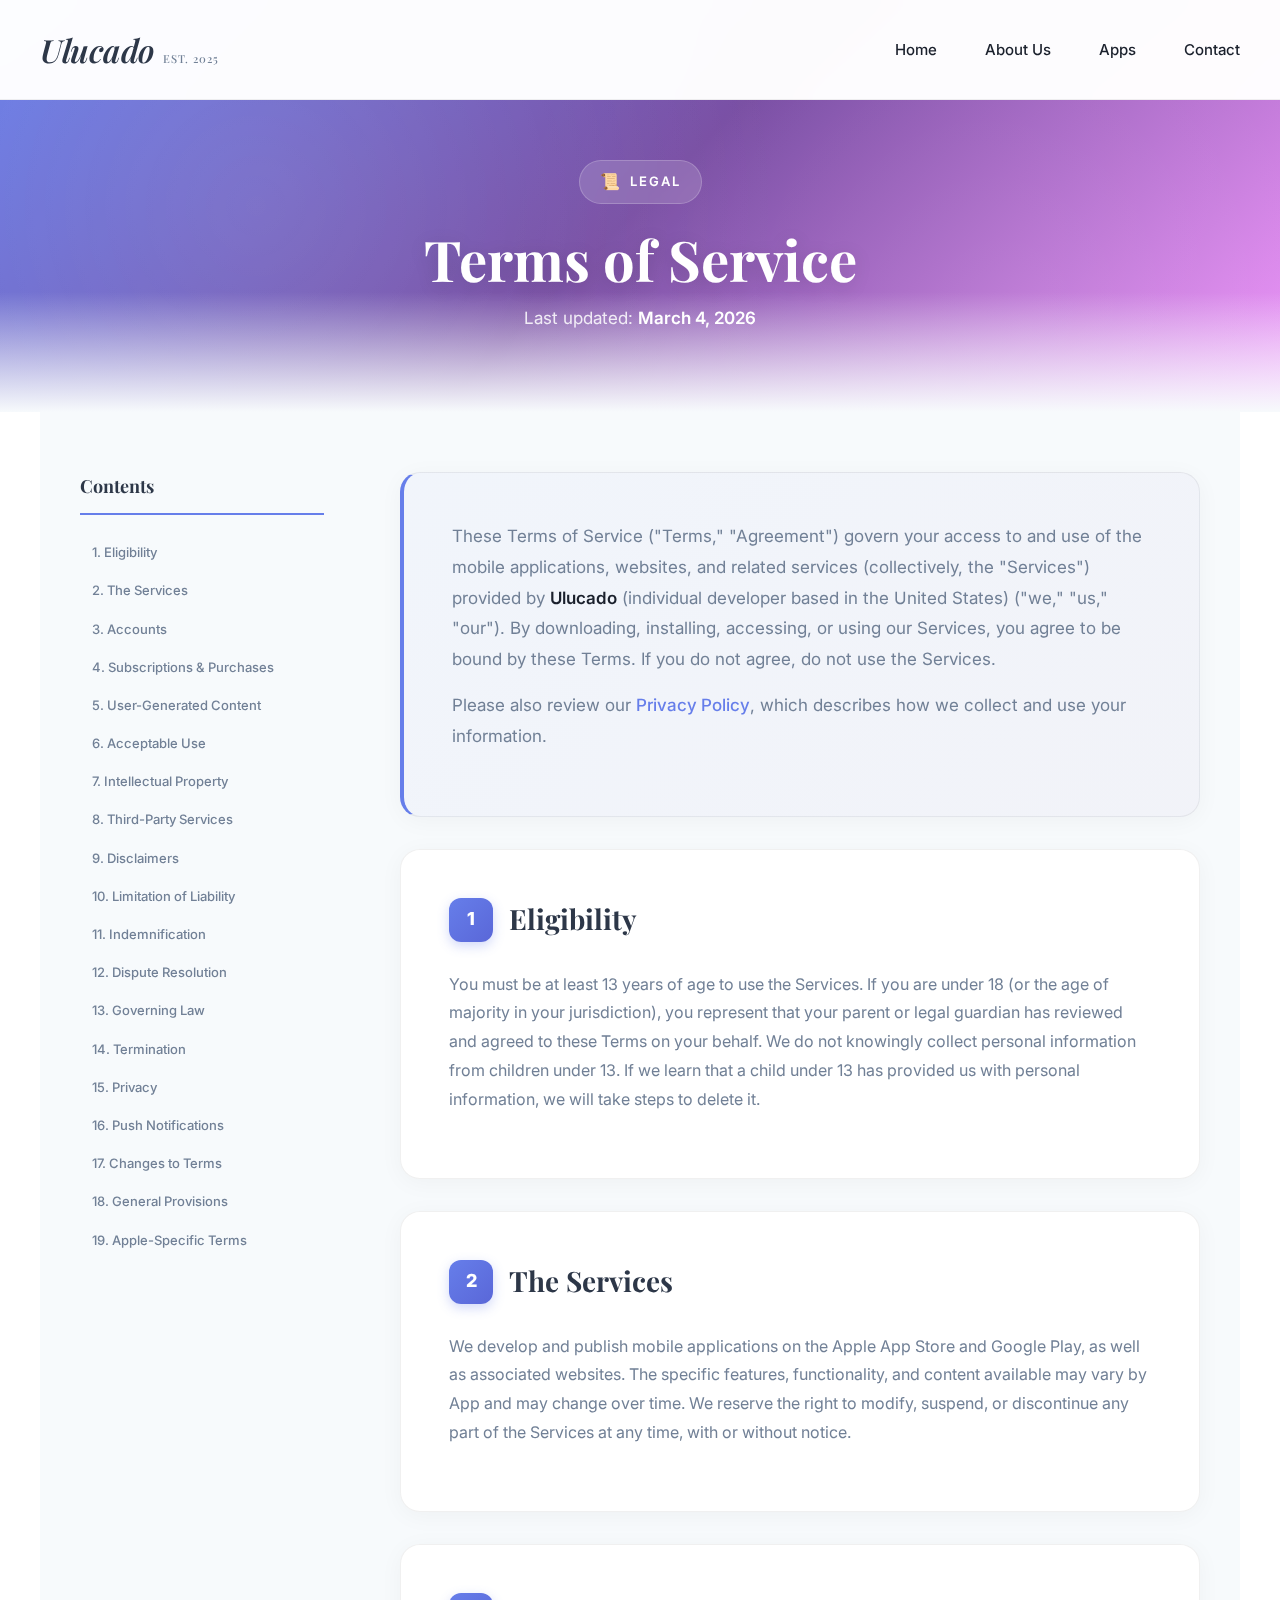
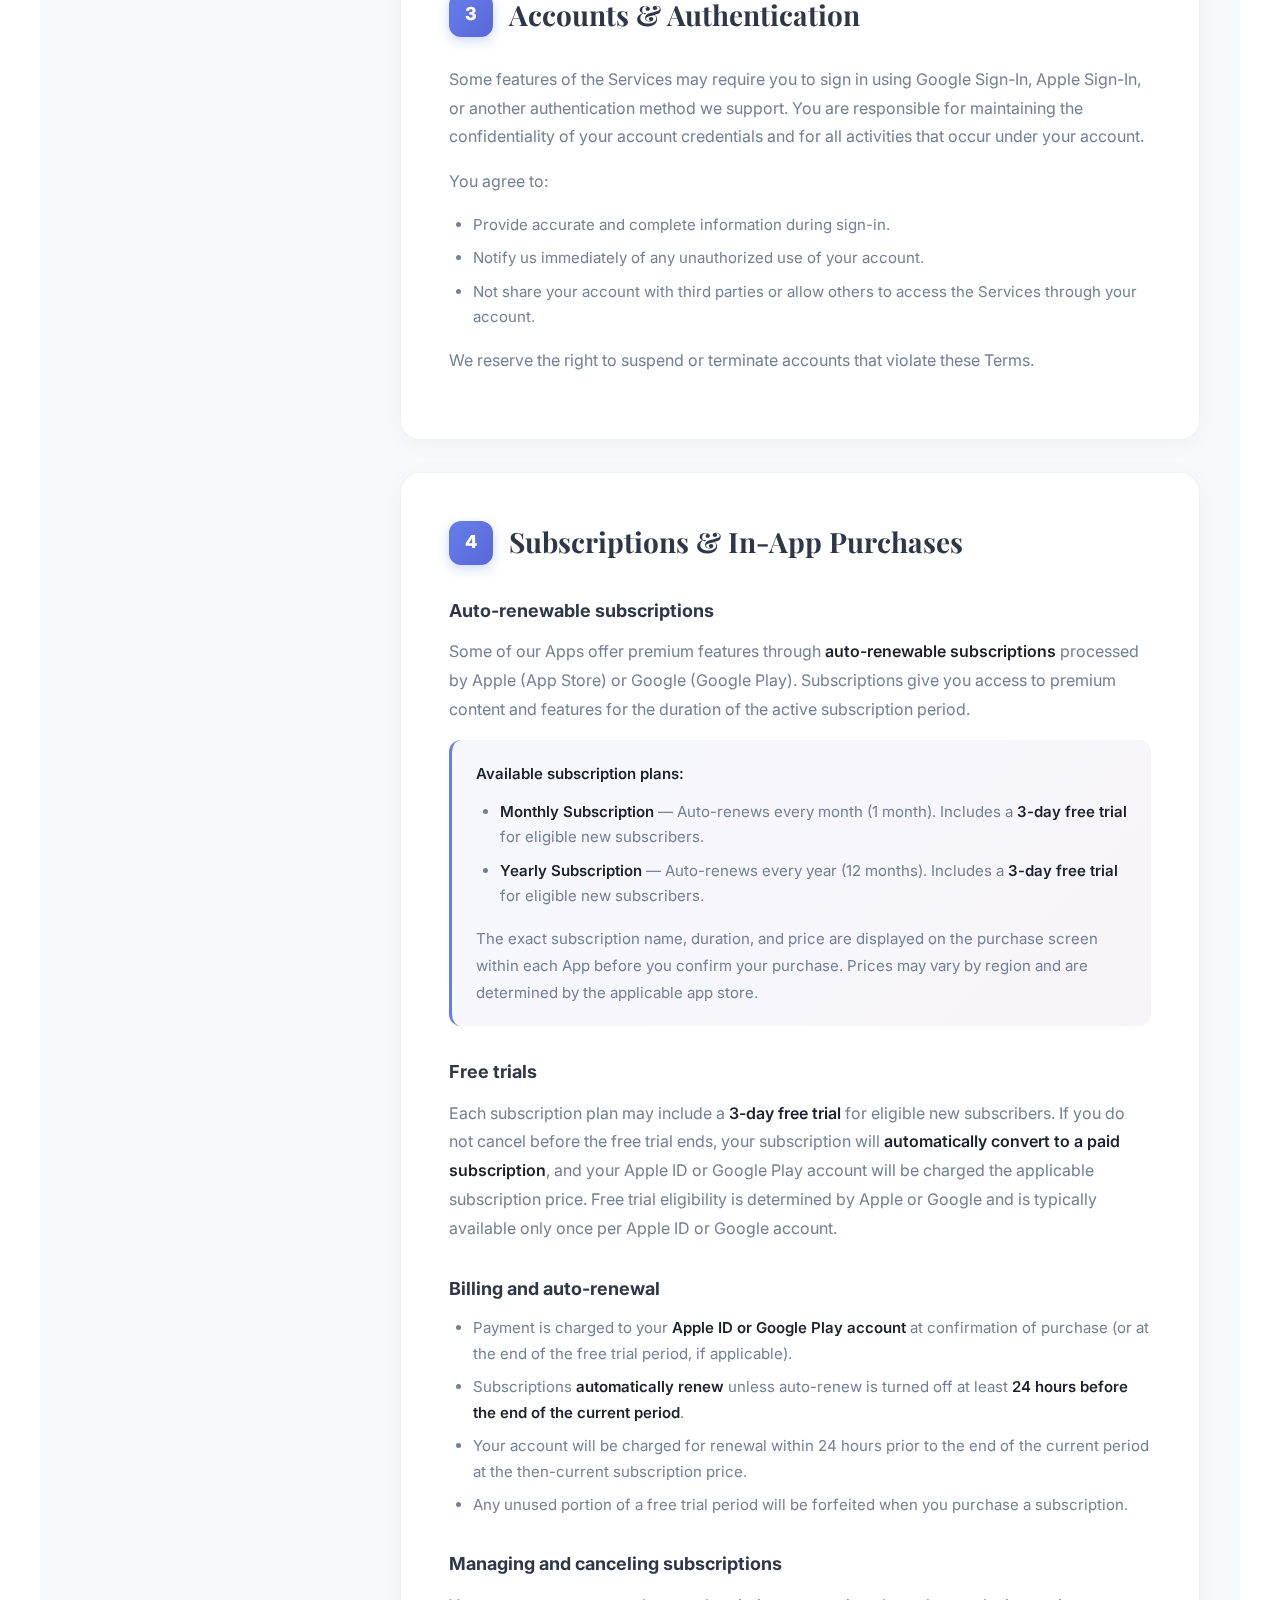
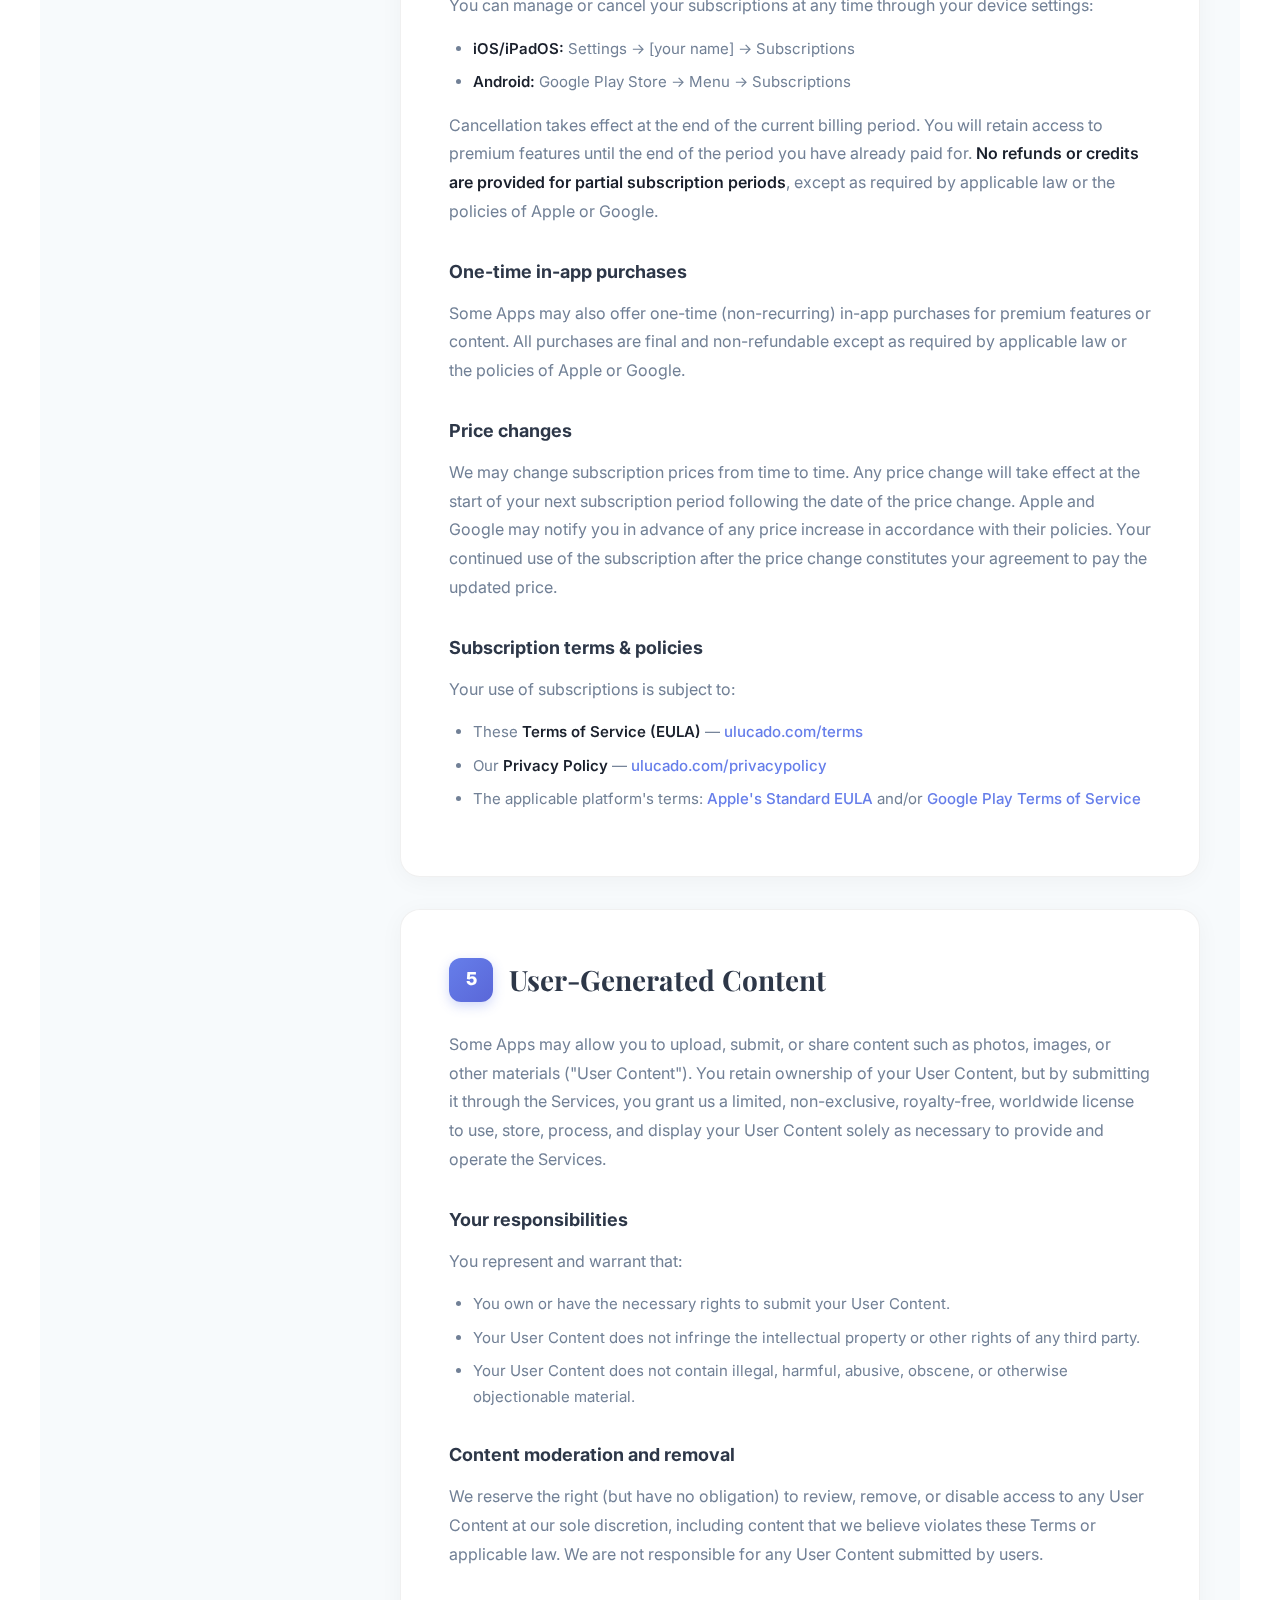
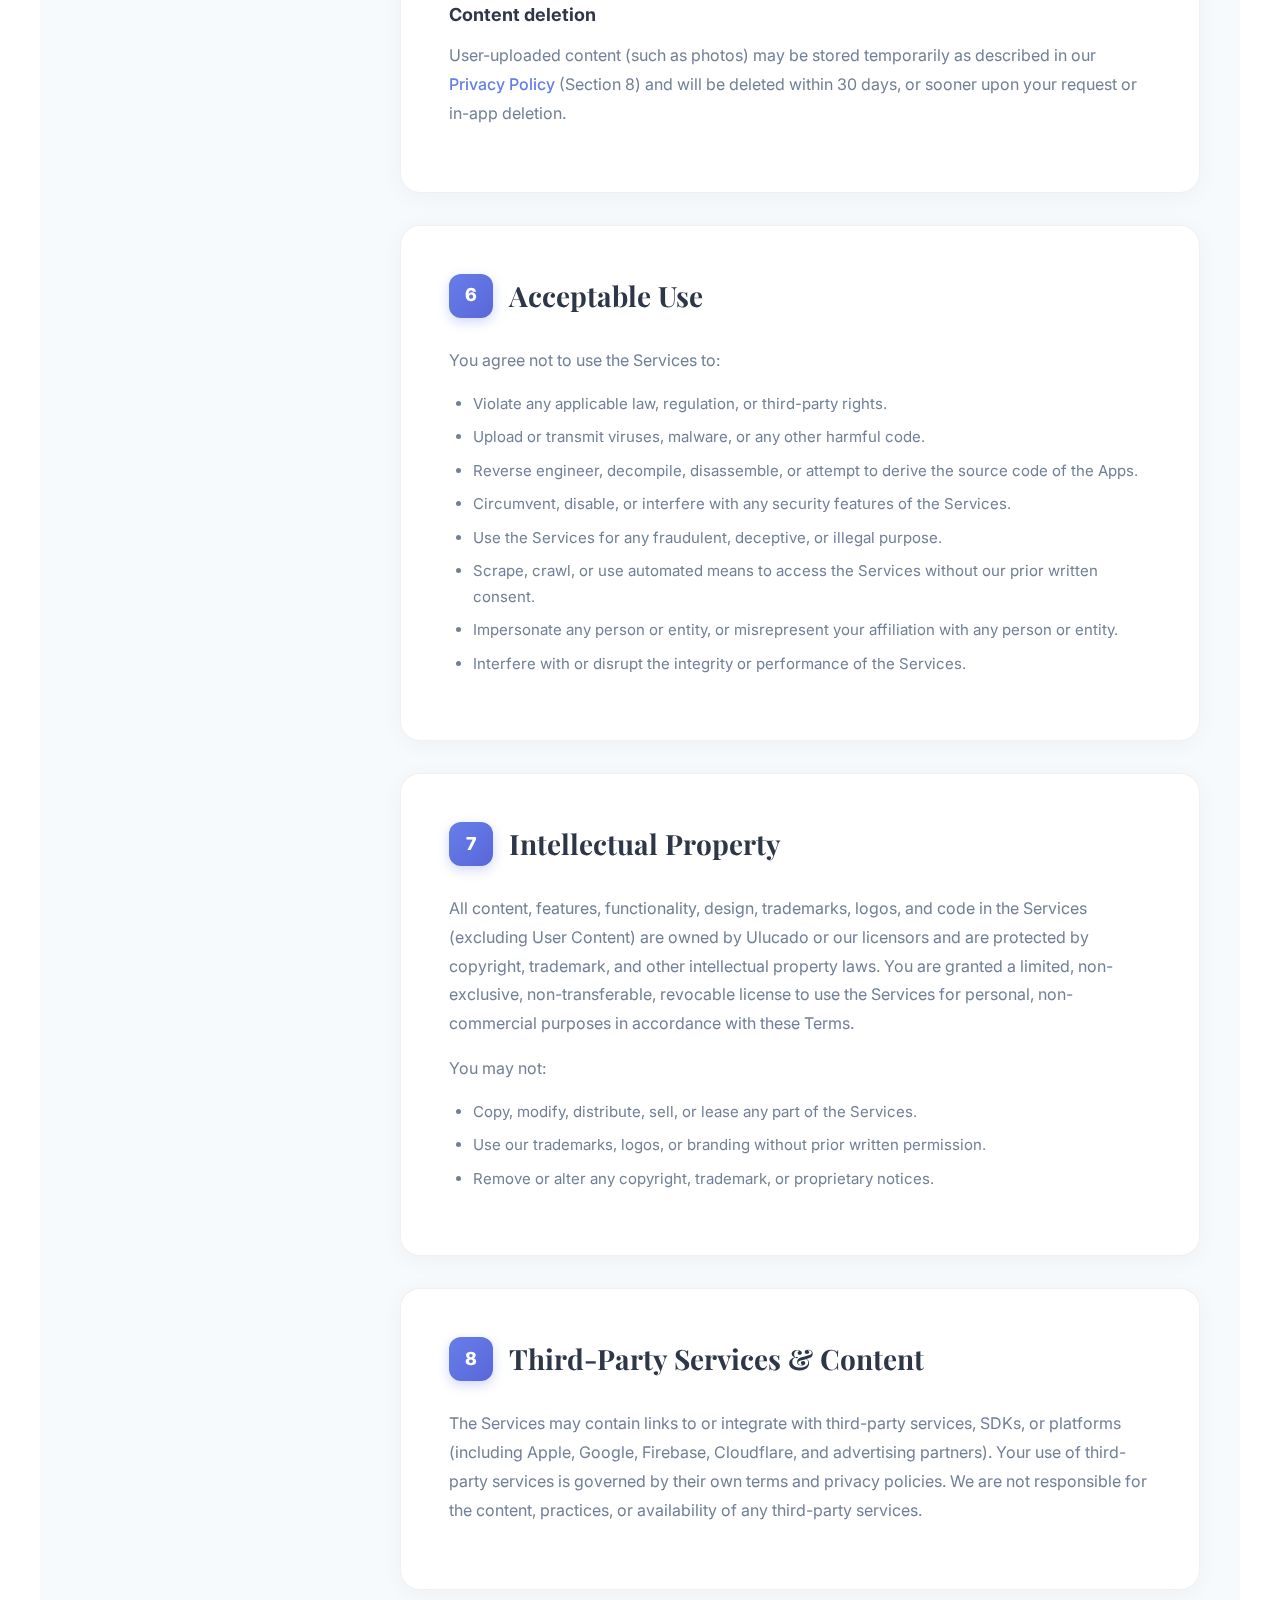
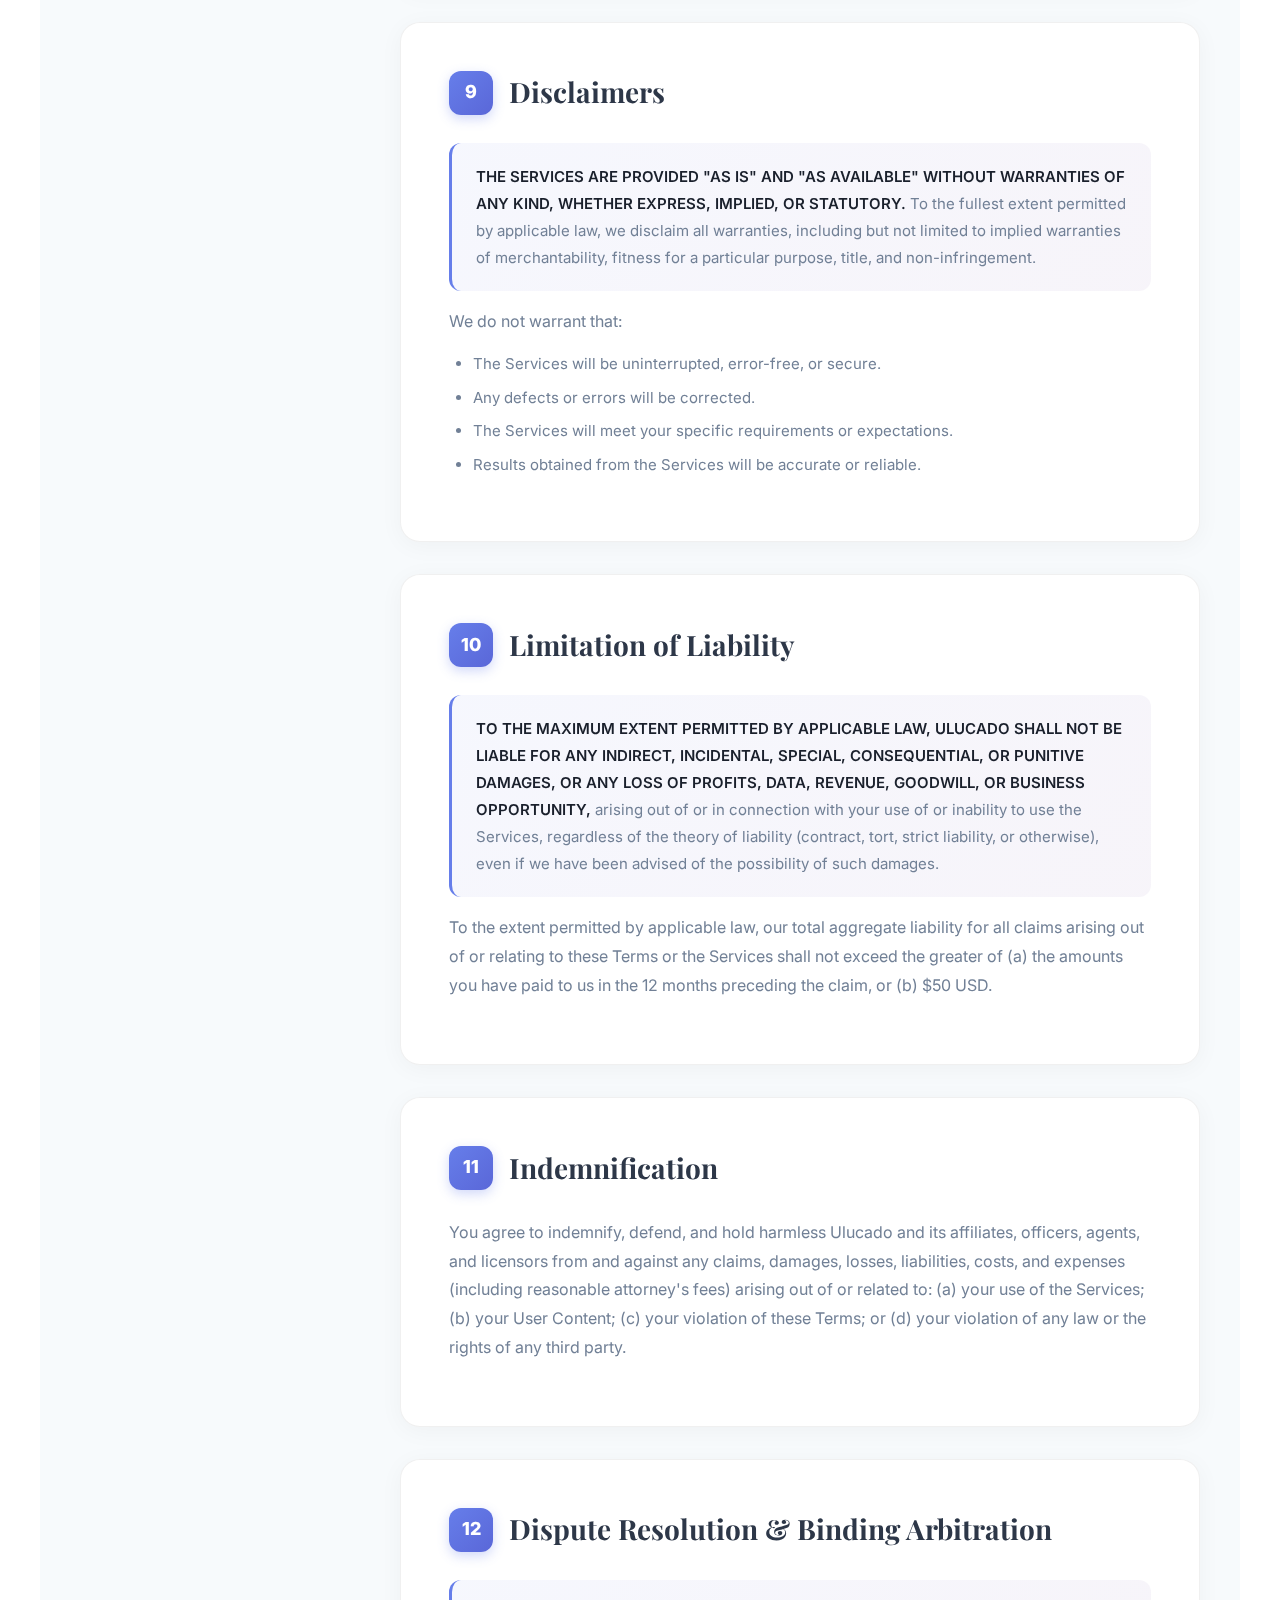
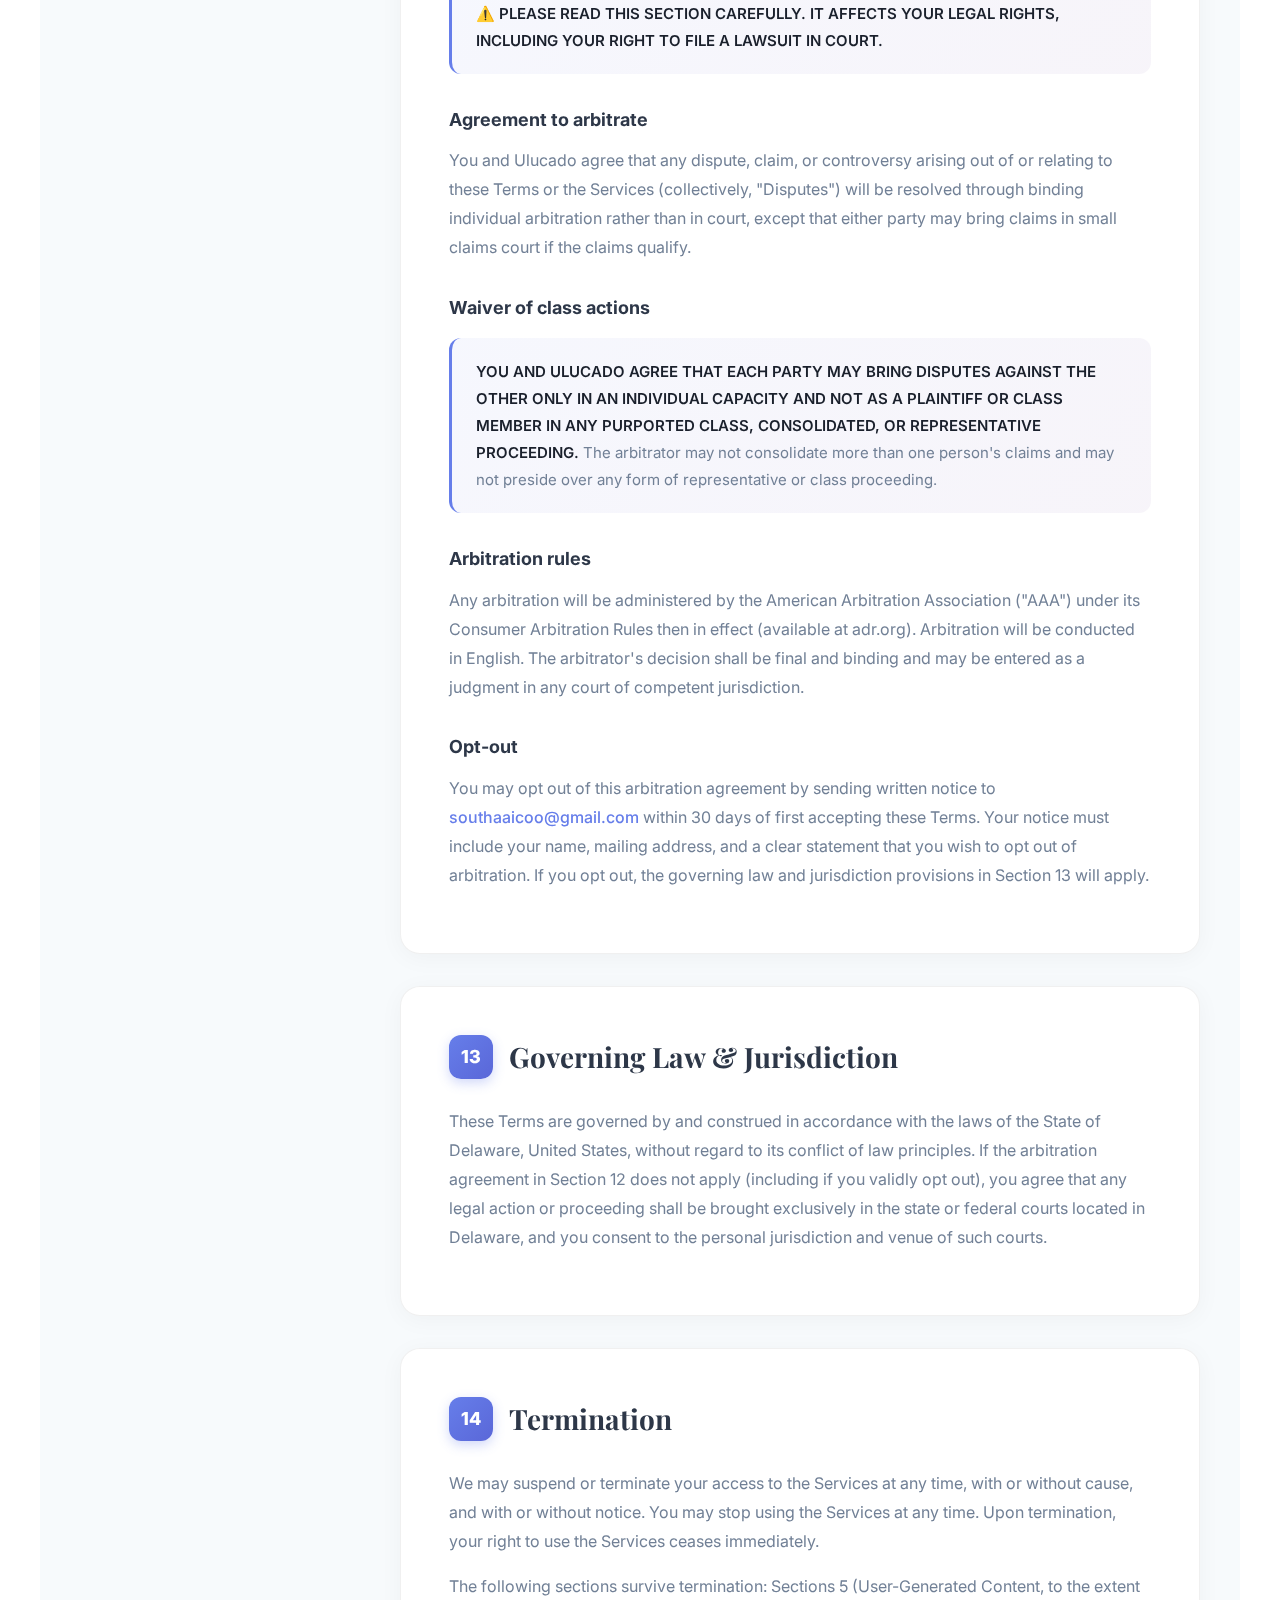
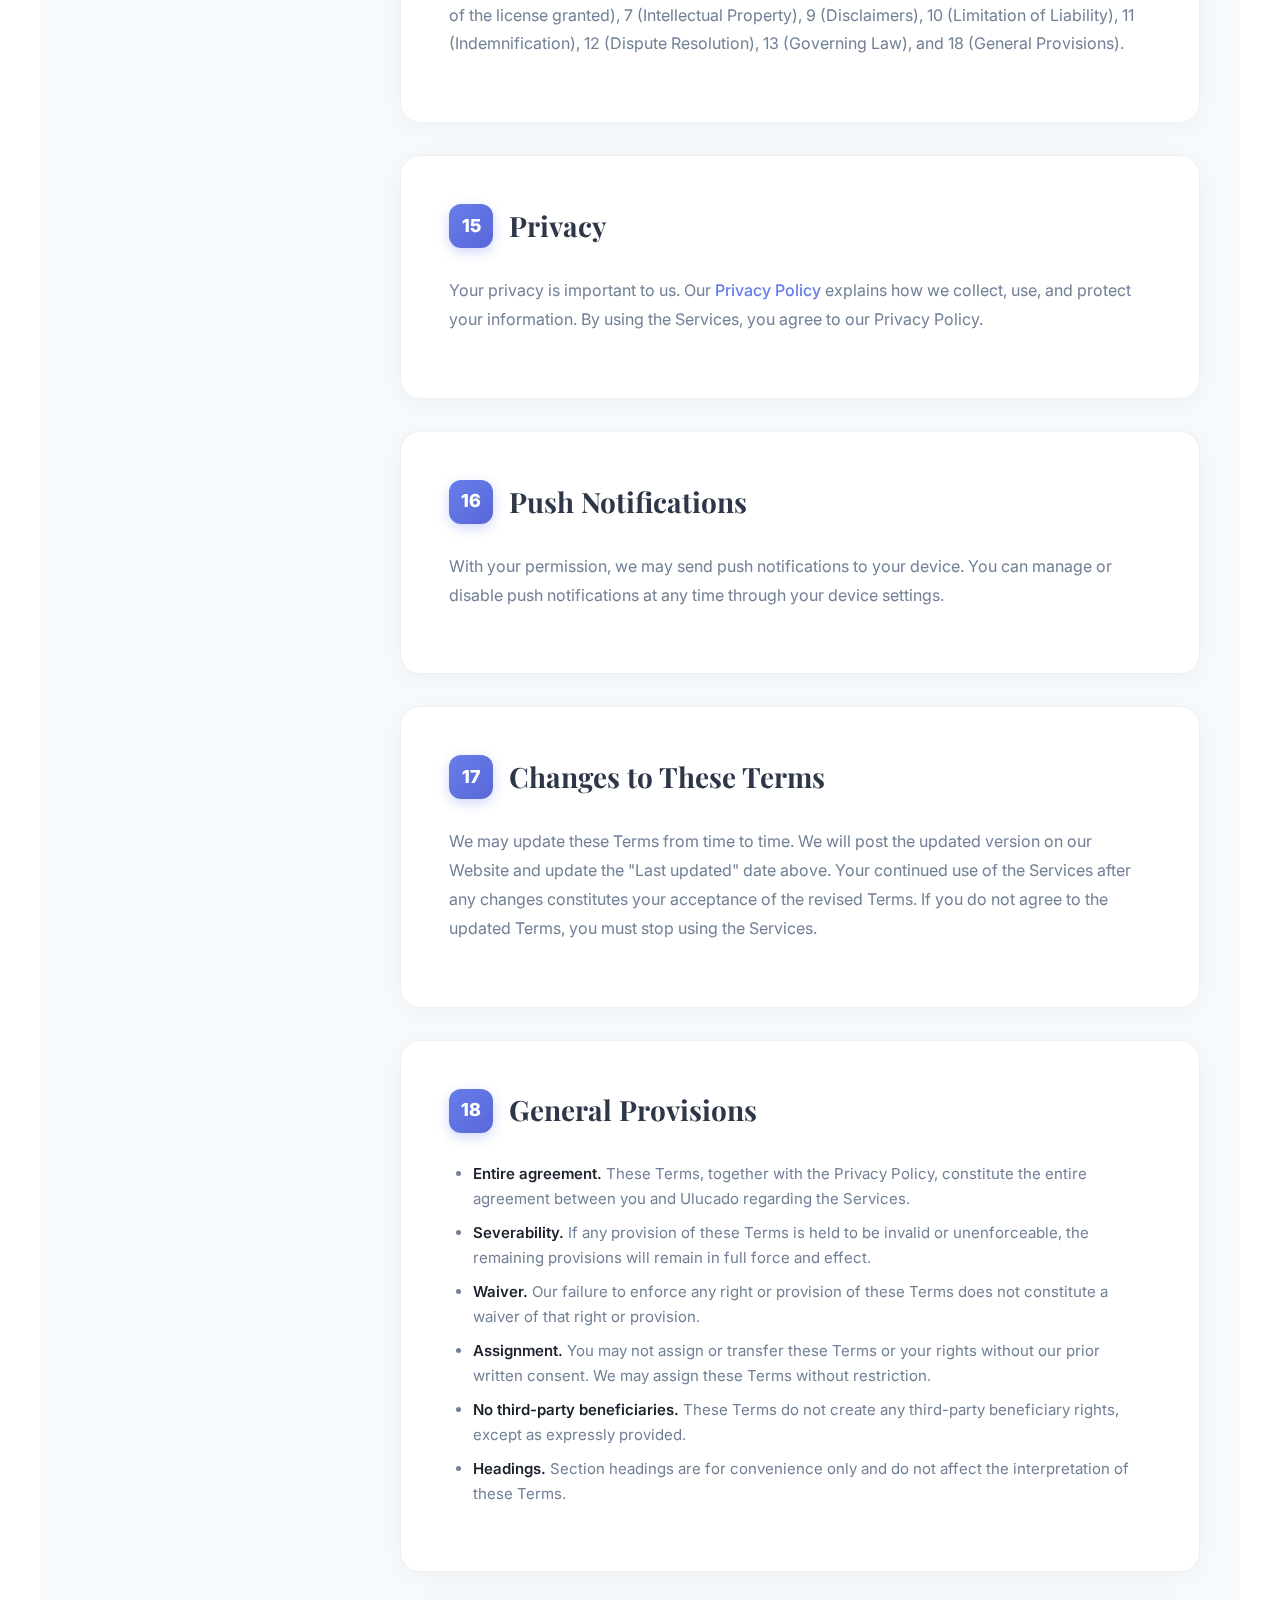
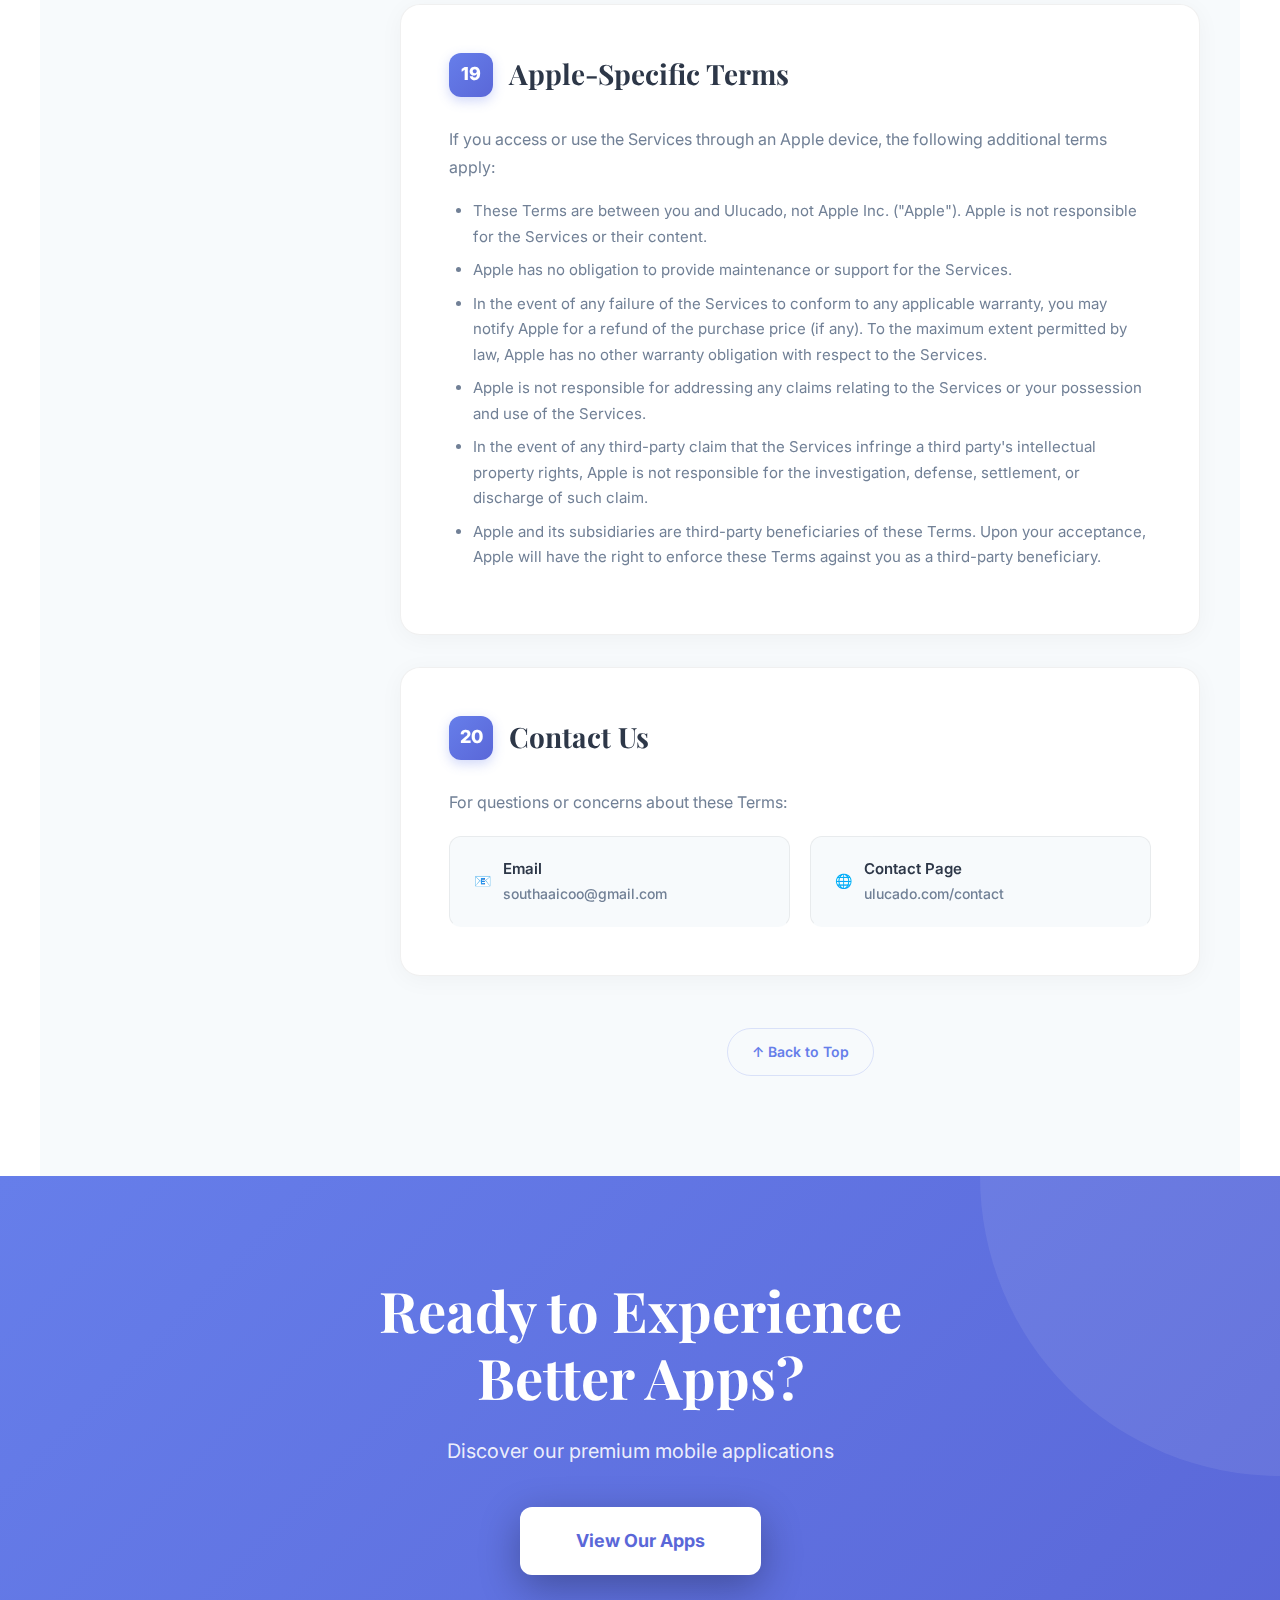
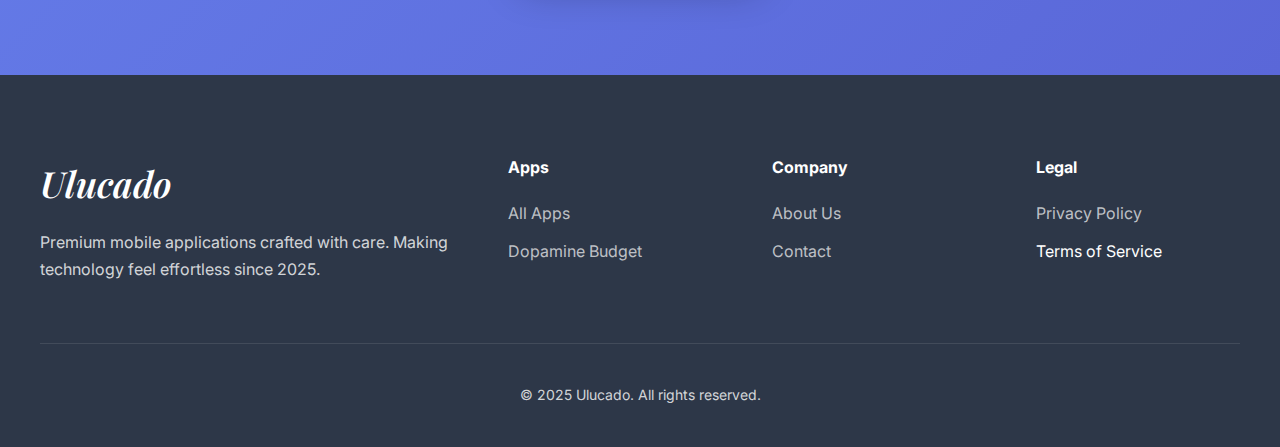
<file: terms/index.html>
<!DOCTYPE html>
<html lang="en">
<head>
    <meta charset="UTF-8">
    <meta name="viewport" content="width=device-width, initial-scale=1.0">
    <title>Terms of Service - Ulucado</title>
    <meta name="description" content="Ulucado Terms of Service — Review the terms and conditions governing your use of our mobile applications and services.">
    <link rel="preconnect" href="https://fonts.googleapis.com">
    <link rel="preconnect" href="https://fonts.gstatic.com" crossorigin>
    <link href="https://fonts.googleapis.com/css2?family=Playfair+Display:ital,wght@0,400;0,600;0,700;1,400;1,600;1,700&family=Inter:wght@300;400;500;600;700;800&display=swap" rel="stylesheet">
    <link rel="stylesheet" href="../styles.css">
    <style>
        html { scroll-behavior: smooth; }
    </style>
</head>
<body>
    <!-- Navigation -->
    <nav>
        <div class="nav-container">
            <a href="../" class="logo" style="text-decoration: none;">
                <span>Ulucado</span>
                <span class="est">EST. 2025</span>
            </a>
            <ul class="nav-links">
                <li><a href="../#home">Home</a></li>
                <li><a href="../#about">About Us</a></li>
                <li><a href="../#apps">Apps</a></li>
                <li><a href="../contact/">Contact</a></li>
            </ul>
        </div>
    </nav>

    <!-- Legal Hero -->
    <section class="legal-hero" id="top">
        <div class="legal-hero-content">
            <div class="legal-hero-badge">
                <span class="badge-icon">📜</span>
                Legal
            </div>
            <h1>Terms of Service</h1>
            <p class="legal-updated">Last updated: <strong>March 4, 2026</strong></p>
        </div>
    </section>

    <!-- Legal Layout -->
    <div class="legal-layout">
        <!-- Table of Contents -->
        <aside class="legal-toc">
            <h3>Contents</h3>
            <ul>
                <li><a href="#section-1">1. Eligibility</a></li>
                <li><a href="#section-2">2. The Services</a></li>
                <li><a href="#section-3">3. Accounts</a></li>
                <li><a href="#section-4">4. Subscriptions & Purchases</a></li>
                <li><a href="#section-5">5. User-Generated Content</a></li>
                <li><a href="#section-6">6. Acceptable Use</a></li>
                <li><a href="#section-7">7. Intellectual Property</a></li>
                <li><a href="#section-8">8. Third-Party Services</a></li>
                <li><a href="#section-9">9. Disclaimers</a></li>
                <li><a href="#section-10">10. Limitation of Liability</a></li>
                <li><a href="#section-11">11. Indemnification</a></li>
                <li><a href="#section-12">12. Dispute Resolution</a></li>
                <li><a href="#section-13">13. Governing Law</a></li>
                <li><a href="#section-14">14. Termination</a></li>
                <li><a href="#section-15">15. Privacy</a></li>
                <li><a href="#section-16">16. Push Notifications</a></li>
                <li><a href="#section-17">17. Changes to Terms</a></li>
                <li><a href="#section-18">18. General Provisions</a></li>
                <li><a href="#section-19">19. Apple-Specific Terms</a></li>
                <li><a href="#section-20">20. Contact Us</a></li>
            </ul>
        </aside>

        <!-- Content -->
        <main class="legal-content">
            <!-- Intro -->
            <div class="legal-section legal-intro">
                <p>These Terms of Service ("Terms," "Agreement") govern your access to and use of the mobile applications, websites, and related services (collectively, the "Services") provided by <strong>Ulucado</strong> (individual developer based in the United States) ("we," "us," "our"). By downloading, installing, accessing, or using our Services, you agree to be bound by these Terms. If you do not agree, do not use the Services.</p>
                <p>Please also review our <a href="../privacypolicy/">Privacy Policy</a>, which describes how we collect and use your information.</p>
            </div>

            <!-- Section 1 -->
            <div class="legal-section" id="section-1">
                <div class="legal-section-header">
                    <div class="legal-section-number">1</div>
                    <h2>Eligibility</h2>
                </div>
                <p>You must be at least 13 years of age to use the Services. If you are under 18 (or the age of majority in your jurisdiction), you represent that your parent or legal guardian has reviewed and agreed to these Terms on your behalf. We do not knowingly collect personal information from children under 13. If we learn that a child under 13 has provided us with personal information, we will take steps to delete it.</p>
            </div>

            <!-- Section 2 -->
            <div class="legal-section" id="section-2">
                <div class="legal-section-header">
                    <div class="legal-section-number">2</div>
                    <h2>The Services</h2>
                </div>
                <p>We develop and publish mobile applications on the Apple App Store and Google Play, as well as associated websites. The specific features, functionality, and content available may vary by App and may change over time. We reserve the right to modify, suspend, or discontinue any part of the Services at any time, with or without notice.</p>
            </div>

            <!-- Section 3 -->
            <div class="legal-section" id="section-3">
                <div class="legal-section-header">
                    <div class="legal-section-number">3</div>
                    <h2>Accounts & Authentication</h2>
                </div>
                <p>Some features of the Services may require you to sign in using Google Sign-In, Apple Sign-In, or another authentication method we support. You are responsible for maintaining the confidentiality of your account credentials and for all activities that occur under your account.</p>
                <p>You agree to:</p>
                <ul>
                    <li>Provide accurate and complete information during sign-in.</li>
                    <li>Notify us immediately of any unauthorized use of your account.</li>
                    <li>Not share your account with third parties or allow others to access the Services through your account.</li>
                </ul>
                <p>We reserve the right to suspend or terminate accounts that violate these Terms.</p>
            </div>

            <!-- Section 4 -->
            <div class="legal-section" id="section-4">
                <div class="legal-section-header">
                    <div class="legal-section-number">4</div>
                    <h2>Subscriptions & In-App Purchases</h2>
                </div>

                <h3>Auto-renewable subscriptions</h3>
                <p>Some of our Apps offer premium features through <strong>auto-renewable subscriptions</strong> processed by Apple (App Store) or Google (Google Play). Subscriptions give you access to premium content and features for the duration of the active subscription period.</p>

                <div class="legal-callout">
                    <p><strong>Available subscription plans:</strong></p>
                    <ul>
                        <li><strong>Monthly Subscription</strong> — Auto-renews every month (1 month). Includes a <strong>3-day free trial</strong> for eligible new subscribers.</li>
                        <li><strong>Yearly Subscription</strong> — Auto-renews every year (12 months). Includes a <strong>3-day free trial</strong> for eligible new subscribers.</li>
                    </ul>
                    <p>The exact subscription name, duration, and price are displayed on the purchase screen within each App before you confirm your purchase. Prices may vary by region and are determined by the applicable app store.</p>
                </div>

                <h3>Free trials</h3>
                <p>Each subscription plan may include a <strong>3-day free trial</strong> for eligible new subscribers. If you do not cancel before the free trial ends, your subscription will <strong>automatically convert to a paid subscription</strong>, and your Apple ID or Google Play account will be charged the applicable subscription price. Free trial eligibility is determined by Apple or Google and is typically available only once per Apple ID or Google account.</p>

                <h3>Billing and auto-renewal</h3>
                <ul>
                    <li>Payment is charged to your <strong>Apple ID or Google Play account</strong> at confirmation of purchase (or at the end of the free trial period, if applicable).</li>
                    <li>Subscriptions <strong>automatically renew</strong> unless auto-renew is turned off at least <strong>24 hours before the end of the current period</strong>.</li>
                    <li>Your account will be charged for renewal within 24 hours prior to the end of the current period at the then-current subscription price.</li>
                    <li>Any unused portion of a free trial period will be forfeited when you purchase a subscription.</li>
                </ul>

                <h3>Managing and canceling subscriptions</h3>
                <p>You can manage or cancel your subscriptions at any time through your device settings:</p>
                <ul>
                    <li><strong>iOS/iPadOS:</strong> Settings → [your name] → Subscriptions</li>
                    <li><strong>Android:</strong> Google Play Store → Menu → Subscriptions</li>
                </ul>
                <p>Cancellation takes effect at the end of the current billing period. You will retain access to premium features until the end of the period you have already paid for. <strong>No refunds or credits are provided for partial subscription periods</strong>, except as required by applicable law or the policies of Apple or Google.</p>

                <h3>One-time in-app purchases</h3>
                <p>Some Apps may also offer one-time (non-recurring) in-app purchases for premium features or content. All purchases are final and non-refundable except as required by applicable law or the policies of Apple or Google.</p>

                <h3>Price changes</h3>
                <p>We may change subscription prices from time to time. Any price change will take effect at the start of your next subscription period following the date of the price change. Apple and Google may notify you in advance of any price increase in accordance with their policies. Your continued use of the subscription after the price change constitutes your agreement to pay the updated price.</p>

                <h3>Subscription terms & policies</h3>
                <p>Your use of subscriptions is subject to:</p>
                <ul>
                    <li>These <strong>Terms of Service (EULA)</strong> — <a href="https://ulucado.com/terms/">ulucado.com/terms</a></li>
                    <li>Our <strong>Privacy Policy</strong> — <a href="https://ulucado.com/privacypolicy/">ulucado.com/privacypolicy</a></li>
                    <li>The applicable platform's terms: <a href="https://www.apple.com/legal/internet-services/itunes/dev/stdeula/" target="_blank" rel="noopener">Apple's Standard EULA</a> and/or <a href="https://play.google.com/intl/en_us/about/play-terms/" target="_blank" rel="noopener">Google Play Terms of Service</a></li>
                </ul>
            </div>

            <!-- Section 5 -->
            <div class="legal-section" id="section-5">
                <div class="legal-section-header">
                    <div class="legal-section-number">5</div>
                    <h2>User-Generated Content</h2>
                </div>
                <p>Some Apps may allow you to upload, submit, or share content such as photos, images, or other materials ("User Content"). You retain ownership of your User Content, but by submitting it through the Services, you grant us a limited, non-exclusive, royalty-free, worldwide license to use, store, process, and display your User Content solely as necessary to provide and operate the Services.</p>

                <h3>Your responsibilities</h3>
                <p>You represent and warrant that:</p>
                <ul>
                    <li>You own or have the necessary rights to submit your User Content.</li>
                    <li>Your User Content does not infringe the intellectual property or other rights of any third party.</li>
                    <li>Your User Content does not contain illegal, harmful, abusive, obscene, or otherwise objectionable material.</li>
                </ul>

                <h3>Content moderation and removal</h3>
                <p>We reserve the right (but have no obligation) to review, remove, or disable access to any User Content at our sole discretion, including content that we believe violates these Terms or applicable law. We are not responsible for any User Content submitted by users.</p>

                <h3>Content deletion</h3>
                <p>User-uploaded content (such as photos) may be stored temporarily as described in our <a href="../privacypolicy/">Privacy Policy</a> (Section 8) and will be deleted within 30 days, or sooner upon your request or in-app deletion.</p>
            </div>

            <!-- Section 6 -->
            <div class="legal-section" id="section-6">
                <div class="legal-section-header">
                    <div class="legal-section-number">6</div>
                    <h2>Acceptable Use</h2>
                </div>
                <p>You agree not to use the Services to:</p>
                <ul>
                    <li>Violate any applicable law, regulation, or third-party rights.</li>
                    <li>Upload or transmit viruses, malware, or any other harmful code.</li>
                    <li>Reverse engineer, decompile, disassemble, or attempt to derive the source code of the Apps.</li>
                    <li>Circumvent, disable, or interfere with any security features of the Services.</li>
                    <li>Use the Services for any fraudulent, deceptive, or illegal purpose.</li>
                    <li>Scrape, crawl, or use automated means to access the Services without our prior written consent.</li>
                    <li>Impersonate any person or entity, or misrepresent your affiliation with any person or entity.</li>
                    <li>Interfere with or disrupt the integrity or performance of the Services.</li>
                </ul>
            </div>

            <!-- Section 7 -->
            <div class="legal-section" id="section-7">
                <div class="legal-section-header">
                    <div class="legal-section-number">7</div>
                    <h2>Intellectual Property</h2>
                </div>
                <p>All content, features, functionality, design, trademarks, logos, and code in the Services (excluding User Content) are owned by Ulucado or our licensors and are protected by copyright, trademark, and other intellectual property laws. You are granted a limited, non-exclusive, non-transferable, revocable license to use the Services for personal, non-commercial purposes in accordance with these Terms.</p>
                <p>You may not:</p>
                <ul>
                    <li>Copy, modify, distribute, sell, or lease any part of the Services.</li>
                    <li>Use our trademarks, logos, or branding without prior written permission.</li>
                    <li>Remove or alter any copyright, trademark, or proprietary notices.</li>
                </ul>
            </div>

            <!-- Section 8 -->
            <div class="legal-section" id="section-8">
                <div class="legal-section-header">
                    <div class="legal-section-number">8</div>
                    <h2>Third-Party Services & Content</h2>
                </div>
                <p>The Services may contain links to or integrate with third-party services, SDKs, or platforms (including Apple, Google, Firebase, Cloudflare, and advertising partners). Your use of third-party services is governed by their own terms and privacy policies. We are not responsible for the content, practices, or availability of any third-party services.</p>
            </div>

            <!-- Section 9 -->
            <div class="legal-section" id="section-9">
                <div class="legal-section-header">
                    <div class="legal-section-number">9</div>
                    <h2>Disclaimers</h2>
                </div>
                <div class="legal-callout">
                    <p><strong>THE SERVICES ARE PROVIDED "AS IS" AND "AS AVAILABLE" WITHOUT WARRANTIES OF ANY KIND, WHETHER EXPRESS, IMPLIED, OR STATUTORY.</strong> To the fullest extent permitted by applicable law, we disclaim all warranties, including but not limited to implied warranties of merchantability, fitness for a particular purpose, title, and non-infringement.</p>
                </div>
                <p>We do not warrant that:</p>
                <ul>
                    <li>The Services will be uninterrupted, error-free, or secure.</li>
                    <li>Any defects or errors will be corrected.</li>
                    <li>The Services will meet your specific requirements or expectations.</li>
                    <li>Results obtained from the Services will be accurate or reliable.</li>
                </ul>
            </div>

            <!-- Section 10 -->
            <div class="legal-section" id="section-10">
                <div class="legal-section-header">
                    <div class="legal-section-number">10</div>
                    <h2>Limitation of Liability</h2>
                </div>
                <div class="legal-callout">
                    <p><strong>TO THE MAXIMUM EXTENT PERMITTED BY APPLICABLE LAW, ULUCADO SHALL NOT BE LIABLE FOR ANY INDIRECT, INCIDENTAL, SPECIAL, CONSEQUENTIAL, OR PUNITIVE DAMAGES, OR ANY LOSS OF PROFITS, DATA, REVENUE, GOODWILL, OR BUSINESS OPPORTUNITY,</strong> arising out of or in connection with your use of or inability to use the Services, regardless of the theory of liability (contract, tort, strict liability, or otherwise), even if we have been advised of the possibility of such damages.</p>
                </div>
                <p>To the extent permitted by applicable law, our total aggregate liability for all claims arising out of or relating to these Terms or the Services shall not exceed the greater of (a) the amounts you have paid to us in the 12 months preceding the claim, or (b) $50 USD.</p>
            </div>

            <!-- Section 11 -->
            <div class="legal-section" id="section-11">
                <div class="legal-section-header">
                    <div class="legal-section-number">11</div>
                    <h2>Indemnification</h2>
                </div>
                <p>You agree to indemnify, defend, and hold harmless Ulucado and its affiliates, officers, agents, and licensors from and against any claims, damages, losses, liabilities, costs, and expenses (including reasonable attorney's fees) arising out of or related to: (a) your use of the Services; (b) your User Content; (c) your violation of these Terms; or (d) your violation of any law or the rights of any third party.</p>
            </div>

            <!-- Section 12 -->
            <div class="legal-section" id="section-12">
                <div class="legal-section-header">
                    <div class="legal-section-number">12</div>
                    <h2>Dispute Resolution & Binding Arbitration</h2>
                </div>
                <div class="legal-callout">
                    <p><strong>⚠️ PLEASE READ THIS SECTION CAREFULLY. IT AFFECTS YOUR LEGAL RIGHTS, INCLUDING YOUR RIGHT TO FILE A LAWSUIT IN COURT.</strong></p>
                </div>

                <h3>Agreement to arbitrate</h3>
                <p>You and Ulucado agree that any dispute, claim, or controversy arising out of or relating to these Terms or the Services (collectively, "Disputes") will be resolved through binding individual arbitration rather than in court, except that either party may bring claims in small claims court if the claims qualify.</p>

                <h3>Waiver of class actions</h3>
                <div class="legal-callout">
                    <p><strong>YOU AND ULUCADO AGREE THAT EACH PARTY MAY BRING DISPUTES AGAINST THE OTHER ONLY IN AN INDIVIDUAL CAPACITY AND NOT AS A PLAINTIFF OR CLASS MEMBER IN ANY PURPORTED CLASS, CONSOLIDATED, OR REPRESENTATIVE PROCEEDING.</strong> The arbitrator may not consolidate more than one person's claims and may not preside over any form of representative or class proceeding.</p>
                </div>

                <h3>Arbitration rules</h3>
                <p>Any arbitration will be administered by the American Arbitration Association ("AAA") under its Consumer Arbitration Rules then in effect (available at adr.org). Arbitration will be conducted in English. The arbitrator's decision shall be final and binding and may be entered as a judgment in any court of competent jurisdiction.</p>

                <h3>Opt-out</h3>
                <p>You may opt out of this arbitration agreement by sending written notice to <a href="mailto:southaaicoo@gmail.com">southaaicoo@gmail.com</a> within 30 days of first accepting these Terms. Your notice must include your name, mailing address, and a clear statement that you wish to opt out of arbitration. If you opt out, the governing law and jurisdiction provisions in Section 13 will apply.</p>
            </div>

            <!-- Section 13 -->
            <div class="legal-section" id="section-13">
                <div class="legal-section-header">
                    <div class="legal-section-number">13</div>
                    <h2>Governing Law & Jurisdiction</h2>
                </div>
                <p>These Terms are governed by and construed in accordance with the laws of the State of Delaware, United States, without regard to its conflict of law principles. If the arbitration agreement in Section 12 does not apply (including if you validly opt out), you agree that any legal action or proceeding shall be brought exclusively in the state or federal courts located in Delaware, and you consent to the personal jurisdiction and venue of such courts.</p>
            </div>

            <!-- Section 14 -->
            <div class="legal-section" id="section-14">
                <div class="legal-section-header">
                    <div class="legal-section-number">14</div>
                    <h2>Termination</h2>
                </div>
                <p>We may suspend or terminate your access to the Services at any time, with or without cause, and with or without notice. You may stop using the Services at any time. Upon termination, your right to use the Services ceases immediately.</p>
                <p>The following sections survive termination: Sections 5 (User-Generated Content, to the extent of the license granted), 7 (Intellectual Property), 9 (Disclaimers), 10 (Limitation of Liability), 11 (Indemnification), 12 (Dispute Resolution), 13 (Governing Law), and 18 (General Provisions).</p>
            </div>

            <!-- Section 15 -->
            <div class="legal-section" id="section-15">
                <div class="legal-section-header">
                    <div class="legal-section-number">15</div>
                    <h2>Privacy</h2>
                </div>
                <p>Your privacy is important to us. Our <a href="../privacypolicy/">Privacy Policy</a> explains how we collect, use, and protect your information. By using the Services, you agree to our Privacy Policy.</p>
            </div>

            <!-- Section 16 -->
            <div class="legal-section" id="section-16">
                <div class="legal-section-header">
                    <div class="legal-section-number">16</div>
                    <h2>Push Notifications</h2>
                </div>
                <p>With your permission, we may send push notifications to your device. You can manage or disable push notifications at any time through your device settings.</p>
            </div>

            <!-- Section 17 -->
            <div class="legal-section" id="section-17">
                <div class="legal-section-header">
                    <div class="legal-section-number">17</div>
                    <h2>Changes to These Terms</h2>
                </div>
                <p>We may update these Terms from time to time. We will post the updated version on our Website and update the "Last updated" date above. Your continued use of the Services after any changes constitutes your acceptance of the revised Terms. If you do not agree to the updated Terms, you must stop using the Services.</p>
            </div>

            <!-- Section 18 -->
            <div class="legal-section" id="section-18">
                <div class="legal-section-header">
                    <div class="legal-section-number">18</div>
                    <h2>General Provisions</h2>
                </div>
                <ul>
                    <li><strong>Entire agreement.</strong> These Terms, together with the Privacy Policy, constitute the entire agreement between you and Ulucado regarding the Services.</li>
                    <li><strong>Severability.</strong> If any provision of these Terms is held to be invalid or unenforceable, the remaining provisions will remain in full force and effect.</li>
                    <li><strong>Waiver.</strong> Our failure to enforce any right or provision of these Terms does not constitute a waiver of that right or provision.</li>
                    <li><strong>Assignment.</strong> You may not assign or transfer these Terms or your rights without our prior written consent. We may assign these Terms without restriction.</li>
                    <li><strong>No third-party beneficiaries.</strong> These Terms do not create any third-party beneficiary rights, except as expressly provided.</li>
                    <li><strong>Headings.</strong> Section headings are for convenience only and do not affect the interpretation of these Terms.</li>
                </ul>
            </div>

            <!-- Section 19 -->
            <div class="legal-section" id="section-19">
                <div class="legal-section-header">
                    <div class="legal-section-number">19</div>
                    <h2>Apple-Specific Terms</h2>
                </div>
                <p>If you access or use the Services through an Apple device, the following additional terms apply:</p>
                <ul>
                    <li>These Terms are between you and Ulucado, not Apple Inc. ("Apple"). Apple is not responsible for the Services or their content.</li>
                    <li>Apple has no obligation to provide maintenance or support for the Services.</li>
                    <li>In the event of any failure of the Services to conform to any applicable warranty, you may notify Apple for a refund of the purchase price (if any). To the maximum extent permitted by law, Apple has no other warranty obligation with respect to the Services.</li>
                    <li>Apple is not responsible for addressing any claims relating to the Services or your possession and use of the Services.</li>
                    <li>In the event of any third-party claim that the Services infringe a third party's intellectual property rights, Apple is not responsible for the investigation, defense, settlement, or discharge of such claim.</li>
                    <li>Apple and its subsidiaries are third-party beneficiaries of these Terms. Upon your acceptance, Apple will have the right to enforce these Terms against you as a third-party beneficiary.</li>
                </ul>
            </div>

            <!-- Section 20 -->
            <div class="legal-section" id="section-20">
                <div class="legal-section-header">
                    <div class="legal-section-number">20</div>
                    <h2>Contact Us</h2>
                </div>
                <p>For questions or concerns about these Terms:</p>
                <div class="legal-contact-card">
                    <a href="mailto:southaaicoo@gmail.com" class="legal-contact-item">
                        <span class="legal-contact-icon">📧</span>
                        <span>
                            <strong>Email</strong>
                            southaaicoo@gmail.com
                        </span>
                    </a>
                    <a href="https://ulucado.com/contact/" class="legal-contact-item">
                        <span class="legal-contact-icon">🌐</span>
                        <span>
                            <strong>Contact Page</strong>
                            ulucado.com/contact
                        </span>
                    </a>
                </div>
            </div>

            <!-- Back to top -->
            <div class="legal-back-top">
                <a href="#top">↑ Back to Top</a>
            </div>
        </main>
    </div>

    <!-- CTA Section -->
    <section class="cta-section">
        <div class="cta-content">
            <h2>Ready to Experience<br>Better Apps?</h2>
            <p>Discover our premium mobile applications</p>
            <a href="../#apps" class="cta-button">View Our Apps</a>
        </div>
    </section>

    <!-- Footer -->
    <footer>
        <div class="footer-content">
            <div>
                <div class="footer-brand">Ulucado</div>
                <p class="footer-tagline">Premium mobile applications crafted with care. Making technology feel effortless since 2025.</p>
            </div>
            <div class="footer-col">
                <h4>Apps</h4>
                <ul class="footer-links">
                    <li><a href="../#apps">All Apps</a></li>
                    <li><a href="../#dopamine">Dopamine Budget</a></li>
                </ul>
            </div>
            <div class="footer-col">
                <h4>Company</h4>
                <ul class="footer-links">
                    <li><a href="../#about">About Us</a></li>
                    <li><a href="../contact/">Contact</a></li>
                </ul>
            </div>
            <div class="footer-col">
                <h4>Legal</h4>
                <ul class="footer-links">
                    <li><a href="../privacypolicy/">Privacy Policy</a></li>
                    <li><a href="#" class="active" style="color: white;">Terms of Service</a></li>
                </ul>
            </div>
        </div>
        <div class="footer-bottom">
            <p>&copy; 2025 Ulucado. All rights reserved.</p>
        </div>
    </footer>

    <!-- TOC Active State Script -->
    <script>
        const sections = document.querySelectorAll('.legal-section[id]');
        const tocLinks = document.querySelectorAll('.legal-toc a');

        const observer = new IntersectionObserver((entries) => {
            entries.forEach(entry => {
                if (entry.isIntersecting) {
                    tocLinks.forEach(link => link.classList.remove('active'));
                    const active = document.querySelector(`.legal-toc a[href="#${entry.target.id}"]`);
                    if (active) active.classList.add('active');
                }
            });
        }, { rootMargin: '-20% 0px -70% 0px', threshold: 0 });

        sections.forEach(section => observer.observe(section));
    </script>
</body>
</html>
</file>
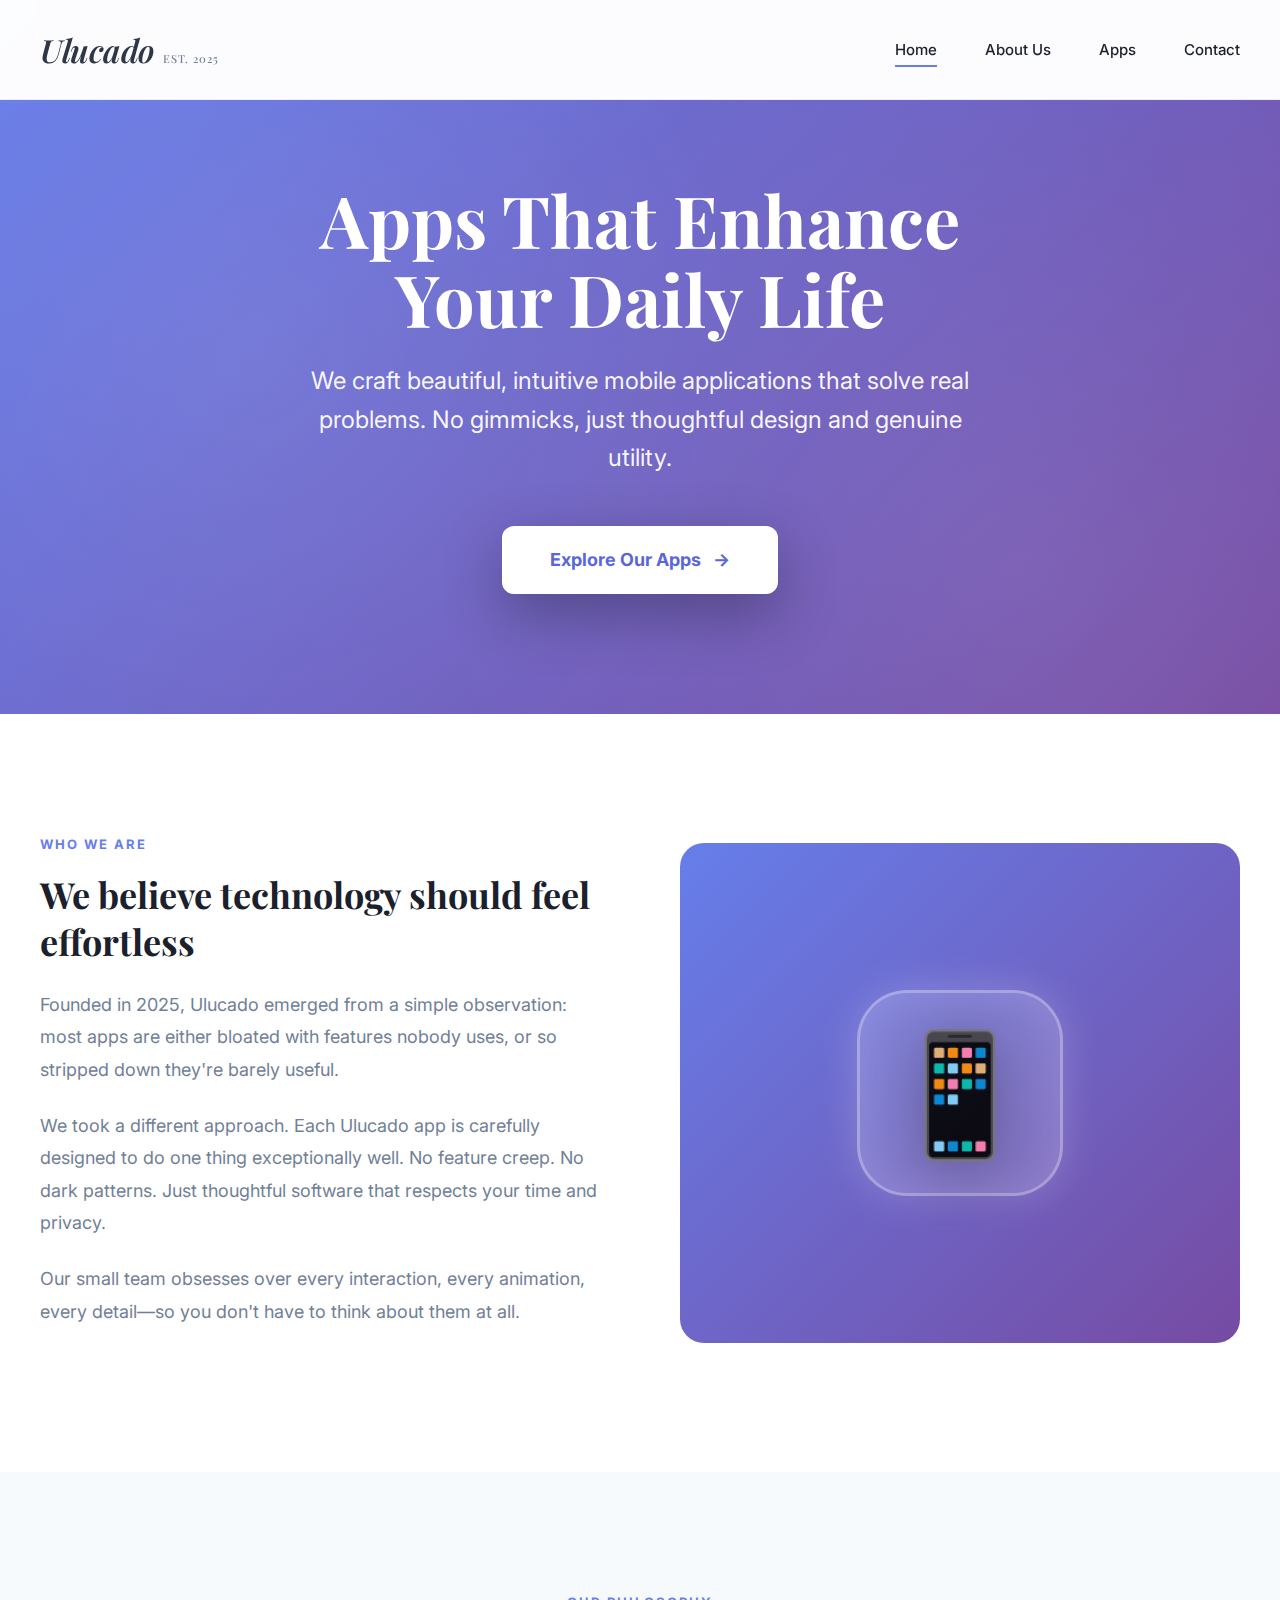
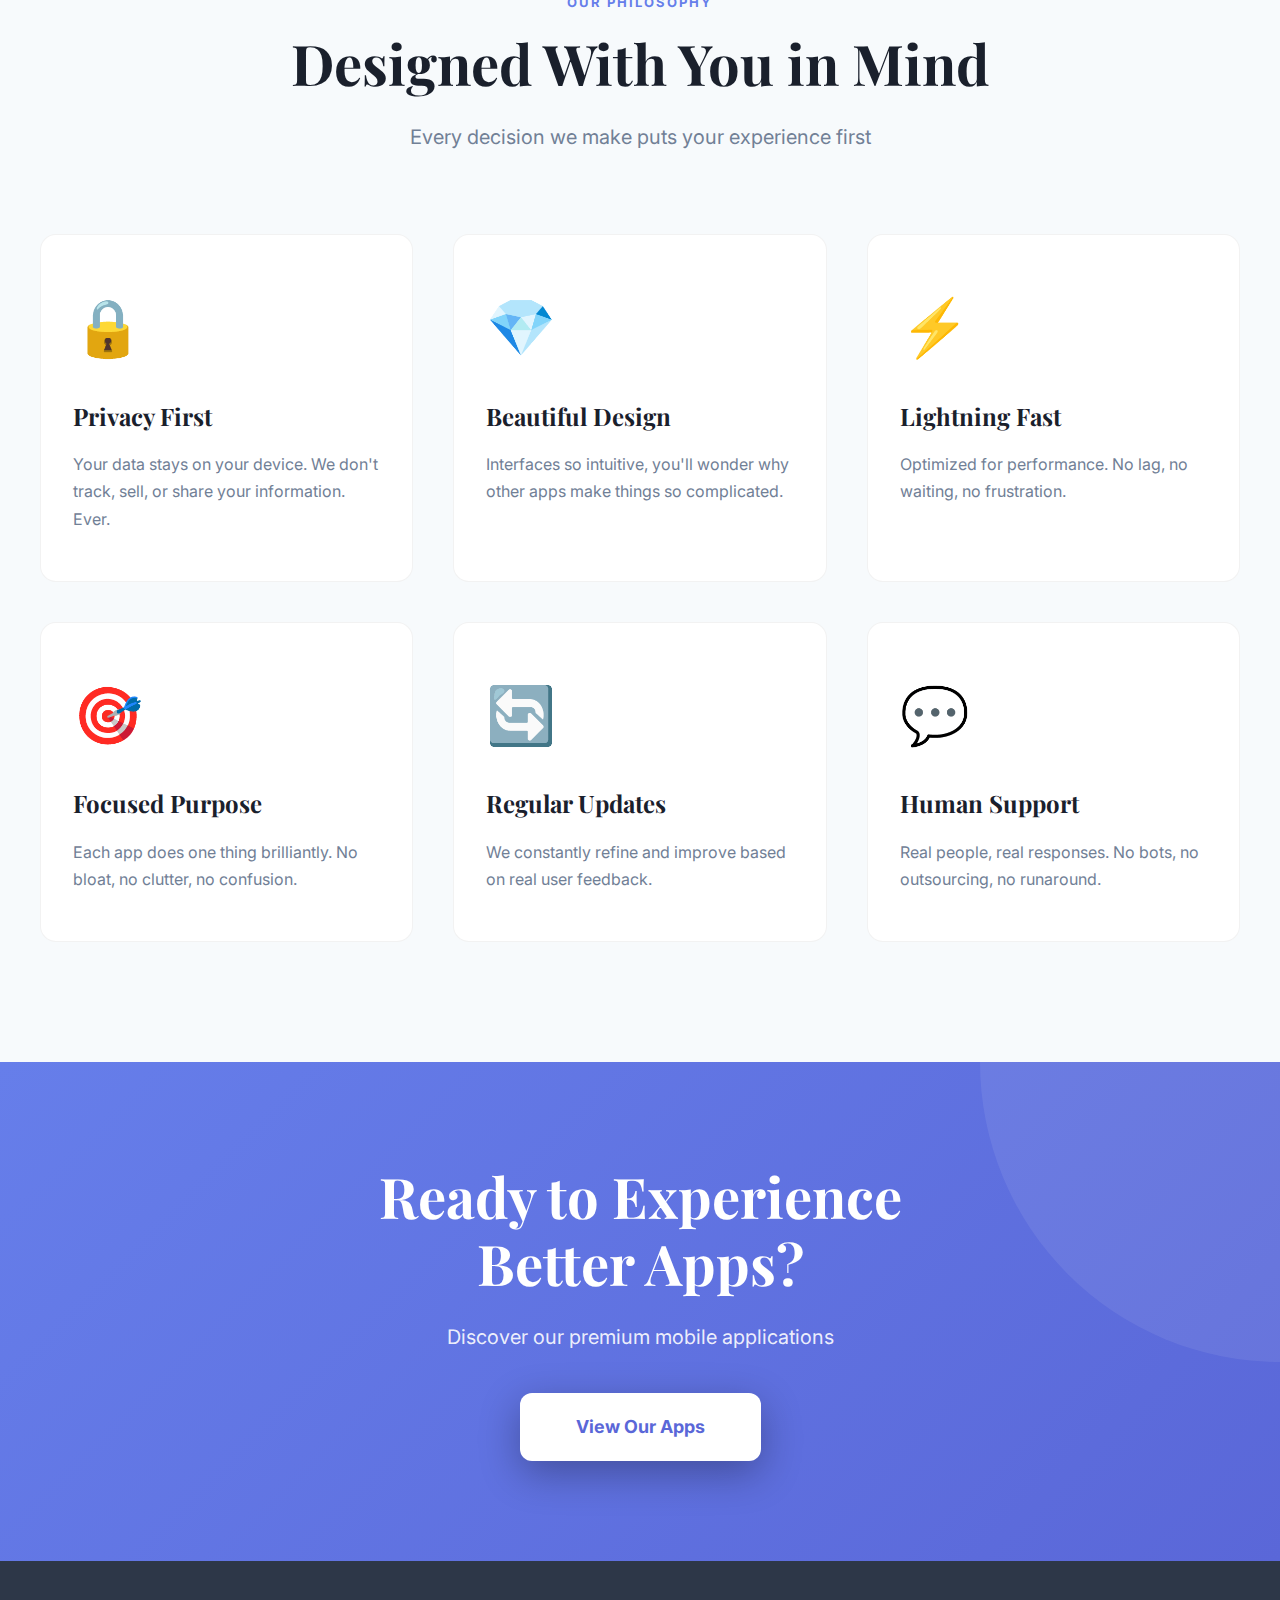
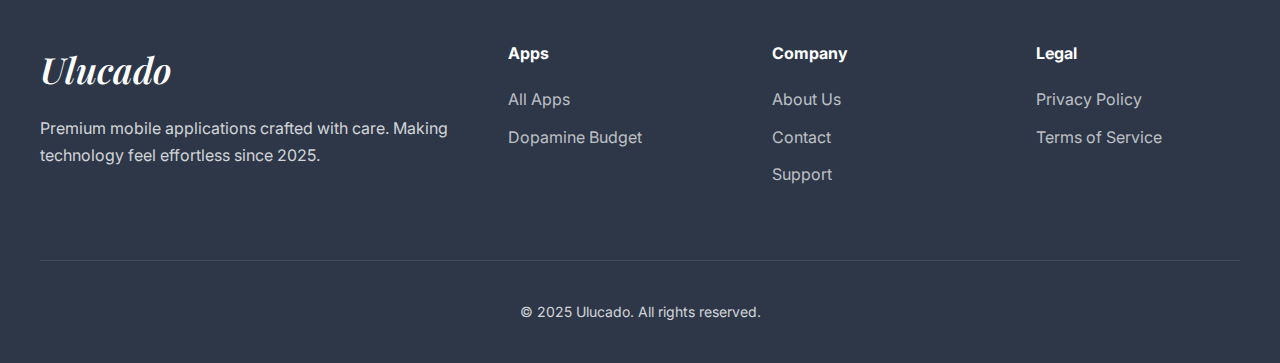
<file: ulucado-website/index.html>
<!DOCTYPE html>
<html lang="en">
<head>
    <meta charset="UTF-8">
    <meta name="viewport" content="width=device-width, initial-scale=1.0">
    <title>Ulucado - Premium Mobile Apps</title>
    <link rel="preconnect" href="https://fonts.googleapis.com">
    <link rel="preconnect" href="https://fonts.gstatic.com" crossorigin>
    <link href="https://fonts.googleapis.com/css2?family=Playfair+Display:ital,wght@0,400;0,600;0,700;1,400;1,600;1,700&family=Inter:wght@300;400;500;600;700;800&family=Orbitron:wght@400;500;700;900&family=Rajdhani:wght@300;400;500;600;700&display=swap" rel="stylesheet">
    <link rel="stylesheet" href="styles.css">
</head>
<body>
    <!-- Navigation -->
    <nav>
        <div class="nav-container">
            <div class="logo" onclick="showPage('home')">
                <span>Ulucado</span>
                <span class="est">EST. 2025</span>
            </div>
            <ul class="nav-links">
                <li><a onclick="showPage('home')" class="active" id="nav-home">Home</a></li>
                <li><a onclick="showPage('about')" id="nav-about">About Us</a></li>
                <li><a onclick="showPage('apps')" id="nav-apps">Apps</a></li>
                <li><a href="contact/">Contact</a></li>
            </ul>
        </div>
    </nav>

    <!-- HOME PAGE -->
    <div id="home" class="page active">
        <!-- Hero Section -->
        <section class="hero">
            <div class="hero-container">
                <h1>Apps That Enhance<br>Your Daily Life</h1>
                <p>We craft beautiful, intuitive mobile applications that solve real problems. No gimmicks, just thoughtful design and genuine utility.</p>
                <a onclick="showPage('apps')" class="hero-cta">
                    Explore Our Apps
                    <span>→</span>
                </a>
            </div>
        </section>

        <!-- About Section -->
        <section class="section">
            <div class="container">
                <div class="about-grid">
                    <div class="about-content">
                        <div class="section-label">Who We Are</div>
                        <h3>We believe technology should feel effortless</h3>
                        <p>Founded in 2025, Ulucado emerged from a simple observation: most apps are either bloated with features nobody uses, or so stripped down they're barely useful.</p>
                        <p>We took a different approach. Each Ulucado app is carefully designed to do one thing exceptionally well. No feature creep. No dark patterns. Just thoughtful software that respects your time and privacy.</p>
                        <p>Our small team obsesses over every interaction, every animation, every detail—so you don't have to think about them at all.</p>
                    </div>
                    <div class="about-visual"></div>
                </div>
            </div>
        </section>

        <!-- Philosophy Section -->
        <section class="section section-alt">
            <div class="container">
                <div class="section-header">
                    <div class="section-label">Our Philosophy</div>
                    <h2 class="section-title">Designed With You in Mind</h2>
                    <p class="section-subtitle">Every decision we make puts your experience first</p>
                </div>
                <div class="features-grid">
                    <div class="feature-card">
                        <span class="feature-icon">🔒</span>
                        <h3>Privacy First</h3>
                        <p>Your data stays on your device. We don't track, sell, or share your information. Ever.</p>
                    </div>
                    <div class="feature-card">
                        <span class="feature-icon">💎</span>
                        <h3>Beautiful Design</h3>
                        <p>Interfaces so intuitive, you'll wonder why other apps make things so complicated.</p>
                    </div>
                    <div class="feature-card">
                        <span class="feature-icon">⚡</span>
                        <h3>Lightning Fast</h3>
                        <p>Optimized for performance. No lag, no waiting, no frustration.</p>
                    </div>
                    <div class="feature-card">
                        <span class="feature-icon">🎯</span>
                        <h3>Focused Purpose</h3>
                        <p>Each app does one thing brilliantly. No bloat, no clutter, no confusion.</p>
                    </div>
                    <div class="feature-card">
                        <span class="feature-icon">🔄</span>
                        <h3>Regular Updates</h3>
                        <p>We constantly refine and improve based on real user feedback.</p>
                    </div>
                    <div class="feature-card">
                        <span class="feature-icon">💬</span>
                        <h3>Human Support</h3>
                        <p>Real people, real responses. No bots, no outsourcing, no runaround.</p>
                    </div>
                </div>
            </div>
        </section>

        <!-- CTA Section -->
        <section class="cta-section">
            <div class="cta-content">
                <h2>Ready to Experience<br>Better Apps?</h2>
                <p>Discover our premium mobile applications</p>
                <a onclick="showPage('apps')" class="cta-button">View Our Apps</a>
            </div>
        </section>
    </div>

    <!-- ABOUT US PAGE -->
    <div id="about" class="page">
        <section class="hero">
            <div class="hero-container">
                <h1>About Ulucado</h1>
                <p>A small team with big ideas about what apps should be</p>
            </div>
        </section>

        <section class="section">
            <div class="container">
                <div class="about-grid">
                    <div class="about-content">
                        <div class="section-label">Our Story</div>
                        <h3>Built by people who care</h3>
                        <p>Ulucado was founded in 2025 out of frustration with the state of mobile apps. We were tired of bloated software designed to be addictive rather than helpful.</p>
                        <p>So we built our first app: Dopamine Budget. A tool to help people manage their dopamine levels and build healthier digital habits. The response was overwhelming.</p>
                        <p>That gave us the confidence to keep going. Today, we're a small team united by a simple belief: technology should serve people, not the other way around.</p>
                    </div>
                    <div class="about-visual"></div>
                </div>
            </div>
        </section>

        <section class="section section-alt">
            <div class="container">
                <div class="section-header">
                    <div class="section-label">Our Values</div>
                    <h2 class="section-title">What We Stand For</h2>
                </div>
                <div class="features-grid">
                    <div class="feature-card">
                        <span class="feature-icon">🎯</span>
                        <h3>Focus</h3>
                        <p>We say no to 99% of feature requests. Every app does one thing exceptionally well.</p>
                    </div>
                    <div class="feature-card">
                        <span class="feature-icon">🤝</span>
                        <h3>Honesty</h3>
                        <p>No dark patterns. No manipulative design. We're transparent about what our apps do.</p>
                    </div>
                    <div class="feature-card">
                        <span class="feature-icon">🌱</span>
                        <h3>Sustainability</h3>
                        <p>We build for the long term. Fair pricing means we can keep improving for years.</p>
                    </div>
                </div>
            </div>
        </section>

        <section class="cta-section">
            <div class="cta-content">
                <h2>Want to Work With Us?</h2>
                <p>We're always looking for talented people who share our values</p>
                <a href="#" class="cta-button">View Open Positions</a>
            </div>
        </section>
    </div>

    <!-- APPS PAGE -->
    <div id="apps" class="page">
        <section class="hero">
            <div class="hero-container">
                <h1>Our Apps</h1>
                <p>Premium applications designed with care and precision</p>
            </div>
        </section>

        <section class="section">
            <div class="container">
                <div class="section-header">
                    <h2 class="section-title">Dopamine Budget</h2>
                    <p class="section-subtitle">Master your dopamine, master your life</p>
                </div>
                <div style="text-align: center; margin-bottom: 60px;">
                    <a onclick="showPage('dopamine')" class="hero-cta">
                        Learn More About Dopamine Budget
                        <span>→</span>
                    </a>
                </div>
            </div>
        </section>

        <section class="section section-alt">
            <div class="container">
                <div class="section-header">
                    <div class="section-label">Coming Soon</div>
                    <h2 class="section-title">More Apps in Development</h2>
                    <p class="section-subtitle">We're working on new tools to enhance your digital wellbeing</p>
                </div>
            </div>
        </section>
    </div>

    <!-- DOPAMINE BUDGET PAGE -->
    <div id="dopamine" class="page">
        <!-- Hero -->
        <section class="dopamine-hero">
            <div class="dopamine-hero-grid">
                <div class="dopamine-hero-content">
                    <h1><span>DOMINATE</span> <span>YOUR</span> <span>DISTRACTIONS</span></h1>
                    <p>The hunter doesn't wait for focus—they seize it. Budget your dopamine. Guard your time. Build sustainable motivation and achieve lasting focus.</p>
                    <div class="download-buttons">
                        <a href="https://apps.apple.com/tr/app/dopamine-budget/id6758577947?l=tr" target="_blank" class="btn-download btn-appstore">
                            📱 Download on App Store
                        </a>
                        <a href="#" class="btn-download btn-playstore" style="opacity: 0.6; cursor: not-allowed;" onclick="return false;">
                            ▶ Get it on Google Play (Coming Soon)
                        </a>
                    </div>
                </div>
                <div class="phone-mockup-container">
                    <div class="phone-mockup">
                        <div class="phone-frame">
                            <div class="phone-screen">
                                <img src="app_1.jpeg" alt="Dopamine Budget App">
                            </div>
                        </div>
                    </div>
                </div>
            </div>
        </section>

        <!-- Introduction -->
        <section class="dopamine-intro">
            <div class="intro-content">
                <h2>What is Dopamine Budget?</h2>
                <p>Dopamine Budget is a revolutionary app that helps you manage your brain's reward system. Think of it as a personal trainer for your motivation—teaching you to build sustainable energy instead of relying on quick dopamine hits.</p>
                <p>In our modern world, we're constantly bombarded with instant gratification: social media notifications, junk food, endless entertainment. These activities drain your "dopamine reservoir," leaving you unmotivated for the things that truly matter.</p>
                <div class="intro-highlight">
                    <p><strong>Dopamine Budget helps you:</strong> Track activities that drain or build your dopamine levels, understand your patterns, and develop healthier habits that lead to sustained focus, energy, and accomplishment.</p>
                </div>
            </div>
        </section>

        <!-- Hunter vs Guardian Modes -->
        <section class="modes-section">
            <div class="container">
                <div class="section-header">
                    <div class="section-label">SELECT YOUR PATH</div>
                    <h2 class="section-title">CHOOSE YOUR COMBAT STYLE</h2>
                    <p class="section-subtitle">Hunter or Guardian—two paths to dopamine dominance</p>
                </div>
                <div class="modes-grid">
                    <div class="mode-card">
                        <div class="mode-icon">🏹</div>
                        <h3 class="mode-title">THE HUNTER</h3>
                        <p class="mode-subtitle">Aggressive Reward System</p>
                        <p class="mode-description">Start at zero. Every victory earns you power. Track your conquests, earn your dopamine through battle. Each task completed is a kill confirmed.</p>
                        <ul class="mode-benefits">
                            <li><strong>⚔️ Earn Credits</strong> through productive combat</li>
                            <li><strong>🎯 Active Tracking</strong> of every conquest</li>
                            <li><strong>🔥 Build Momentum</strong> with streak multipliers</li>
                            <li><strong>💎 Unlock Rewards</strong> as you dominate</li>
                        </ul>
                    </div>
                    <div class="mode-card">
                        <div class="mode-icon">🛡️</div>
                        <h3 class="mode-title">THE GUARDIAN</h3>
                        <p class="mode-subtitle">Defensive Shield System</p>
                        <p class="mode-description">Start with full power. Protect your energy reservoir. Block distractions before they drain you. Master the art of defensive focus.</p>
                        <ul class="mode-benefits">
                            <li><strong>🛡️ Shield Your Focus</strong> from time thieves</li>
                            <li><strong>⚡ Friction Mechanics</strong> block temptations</li>
                            <li><strong>🔒 Preserve Energy</strong> through discipline</li>
                            <li><strong>🌙 Rest Mode</strong> for regeneration</li>
                        </ul>
                    </div>
                </div>
            </div>
        </section>

        <!-- Screenshots Showcase -->
        <section class="screenshots-section">
            <div class="container">
                <div class="section-header">
                    <div class="section-label">COMBAT INTERFACE</div>
                    <h2 class="section-title">BATTLE SCREENS</h2>
                </div>
                <div class="screenshots-grid">
                    <div class="screenshot-item">
                        <div class="screenshot-mockup">
                            <img src="app_2.jpeg" alt="Sleep Mode">
                        </div>
                        <h4 class="screenshot-caption">Sleep Mode</h4>
                        <p class="screenshot-description">Stabilize your nights, upgrade your days with better dopamine balance.</p>
                    </div>
                    <div class="screenshot-item">
                        <div class="screenshot-mockup">
                            <img src="app_3.jpeg" alt="Mental Clarity">
                        </div>
                        <h4 class="screenshot-caption">Clarity</h4>
                        <p class="screenshot-description">Reduce mental fog by managing stimulation and building focus.</p>
                    </div>
                    <div class="screenshot-item">
                        <div class="screenshot-mockup">
                            <img src="app_4.jpeg" alt="Sustainable Energy">
                        </div>
                        <h4 class="screenshot-caption">Energy</h4>
                        <p class="screenshot-description">Trade quick hits for real drive and sustainable motivation.</p>
                    </div>
                </div>
            </div>
        </section>

        <!-- How It Works -->
        <section class="how-it-works">
            <div class="container">
                <div class="section-header">
                    <div class="section-label">Simple Process</div>
                    <h2 class="section-title">How Dopamine Budget Works</h2>
                </div>
                <div class="steps-grid">
                    <div class="step">
                        <div class="step-number">1</div>
                        <h3>Choose Your Mode</h3>
                        <p>Select Hunter (earn dopamine) or Guardian (protect dopamine) based on your approach.</p>
                    </div>
                    <div class="step">
                        <div class="step-number">2</div>
                        <h3>Track Activities</h3>
                        <p>Log what builds you up (exercise, work) and what drains you (social media, junk food).</p>
                    </div>
                    <div class="step">
                        <div class="step-number">3</div>
                        <h3>Monitor Progress</h3>
                        <p>Watch your dopamine reservoir fill or drain throughout the day in real-time.</p>
                    </div>
                    <div class="step">
                        <div class="step-number">4</div>
                        <h3>Build Better Habits</h3>
                        <p>Use insights to make smarter choices and develop sustainable motivation.</p>
                    </div>
                </div>
            </div>
        </section>

        <!-- Arena Section -->
        <section class="section">
            <div class="container">
                <div class="section-header">
                    <h2 class="section-title">YOUR DOPAMINE ARENA</h2>
                </div>
                <div class="about-grid">
                    <div class="screenshot-mockup" style="max-width: 350px; margin: 0 auto;">
                        <img src="app_5.jpeg" alt="Arena Dashboard">
                    </div>
                    <div class="about-content">
                        <p>Track your daily balance with a beautiful, intuitive interface. See your dopamine reservoir in real-time as you log activities throughout the day.</p>
                        <p>Build streaks, monitor your progress, and understand what truly energizes or depletes you. The Arena is your command center for dopamine management.</p>
                    </div>
                </div>
            </div>
        </section>

        <!-- Progress Section -->
        <section class="section section-alt">
            <div class="container">
                <div class="section-header">
                    <h2 class="section-title">BATTLE STATISTICS</h2>
                </div>
                <div class="about-grid">
                    <div class="about-content">
                        <p>See your dopamine patterns over time with comprehensive analytics. Track your weekly net dopamine change, current balance, and streak performance.</p>
                        <p>Unlock insights as you build consistency. The Progress view helps you identify patterns and make data-driven improvements to your habits.</p>
                    </div>
                    <div class="screenshot-mockup" style="max-width: 350px; margin: 0 auto;">
                        <img src="app_6.jpeg" alt="Progress Tracking">
                    </div>
                </div>
            </div>
        </section>

        <!-- CTA -->
        <section class="cta-section">
            <div class="cta-content">
                <h2>READY FOR COMBAT?</h2>
                <p>Download Dopamine Budget. Choose your path. Dominate your focus.</p>
                <a href="https://apps.apple.com/tr/app/dopamine-budget/id6758577947?l=tr" target="_blank" class="cta-button">ENTER THE ARENA</a>
            </div>
        </section>
    </div>

    <!-- Footer -->
    <footer>
        <div class="footer-content">
            <div>
                <div class="footer-brand">Ulucado</div>
                <p class="footer-tagline">Premium mobile applications crafted with care. Making technology feel effortless since 2025.</p>
            </div>
            <div class="footer-col">
                <h4>Apps</h4>
                <ul class="footer-links">
                    <li><a onclick="showPage('apps')">All Apps</a></li>
                    <li><a onclick="showPage('dopamine')">Dopamine Budget</a></li>
                </ul>
            </div>
            <div class="footer-col">
                <h4>Company</h4>
                <ul class="footer-links">
                    <li><a onclick="showPage('about')">About Us</a></li>
                    <li><a href="contact/">Contact</a></li>
                    <li><a href="#">Support</a></li>
                </ul>
            </div>
            <div class="footer-col">
                <h4>Legal</h4>
                <ul class="footer-links">
                    <li><a href="privacypolicy/">Privacy Policy</a></li>
                    <li><a href="#">Terms of Service</a></li>
                </ul>
            </div>
        </div>
        <div class="footer-bottom">
            <p>© 2025 Ulucado. All rights reserved.</p>
        </div>
    </footer>

    <script>
        function showPage(pageId) {
            // Hide all pages
            document.querySelectorAll('.page').forEach(page => {
                page.classList.remove('active');
            });
            
            // Show selected page
            const page = document.getElementById(pageId);
            if (page) {
                page.classList.add('active');
            } else {
                return; // Exit if page doesn't exist
            }
            
            // Update nav active state
            document.querySelectorAll('.nav-links a').forEach(link => {
                link.classList.remove('active');
            });
            const navLink = document.getElementById('nav-' + pageId);
            if (navLink) {
                navLink.classList.add('active');
            }
            
            // Change logo based on page
            const logo = document.querySelector('.logo span:first-child');
            const est = document.querySelector('.est');
            
            if (pageId === 'dopamine') {
                logo.textContent = 'DOPAMINE BUDGET';
                if (est) est.style.display = 'none';
            } else {
                logo.textContent = 'Ulucado';
                if (est) est.style.display = 'block';
            }
            
            // Update hash if it's not already set to this pageId
            if (window.location.hash !== '#' + pageId) {
                // Use replaceState if we want to avoid cluttering history for some reason,
                // but usually pushState (default behavior of setting hash) is better for navigation.
                // However, setting hash here might be redundant if triggered by hashchange.
                // But since nav clicks call this, we want to update hash.
                history.pushState(null, null, '#' + pageId);
            }

            // Scroll to top
            window.scrollTo({ top: 0, behavior: 'smooth' });
        }

        // Handle initial load from hash
        window.addEventListener('load', () => {
            const hash = window.location.hash.slice(1);
            if (hash && document.getElementById(hash)) {
                showPage(hash);
            }
        });

        // Handle hash change (Back/Forward buttons)
        window.addEventListener('hashchange', () => {
            const hash = window.location.hash.slice(1);
            if (hash && document.getElementById(hash)) {
                showPage(hash);
            } else if (!hash) {
                showPage('home');
            }
        });
    </script>
</body>
</html>
</file>
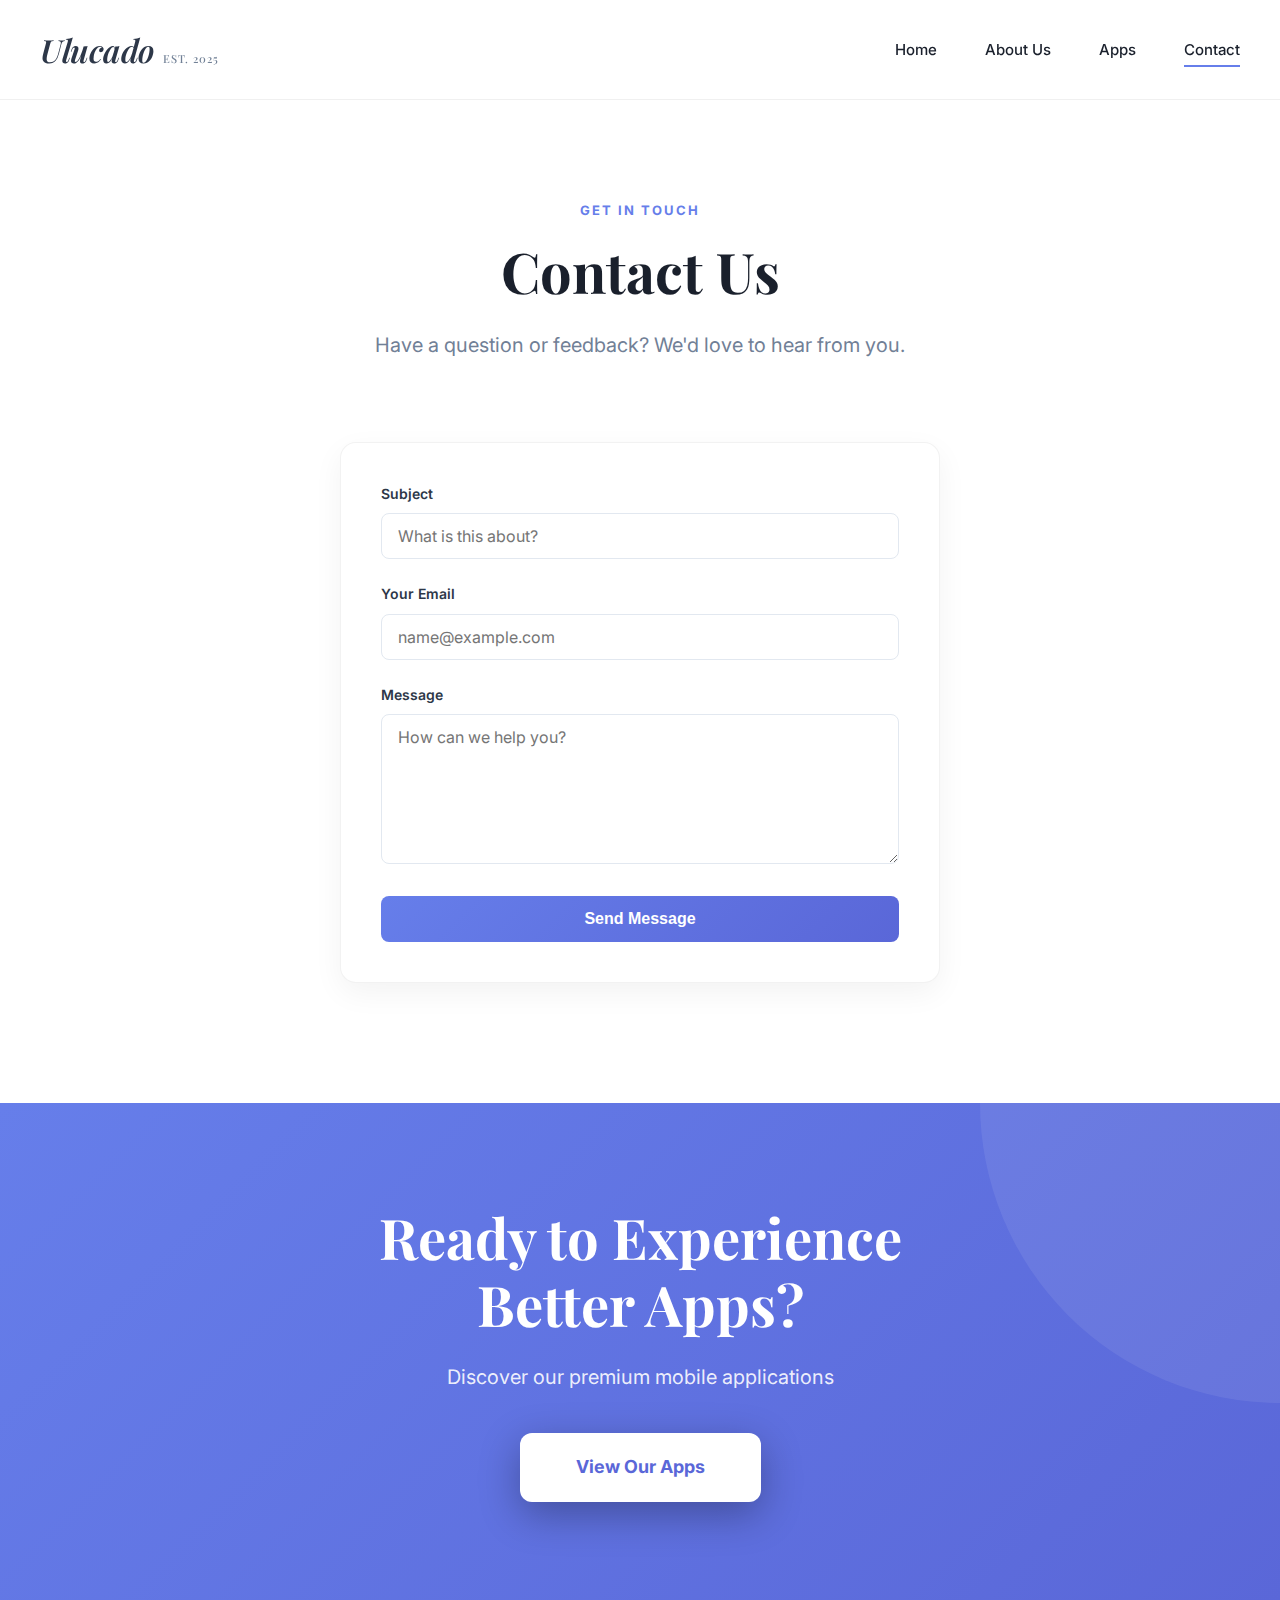
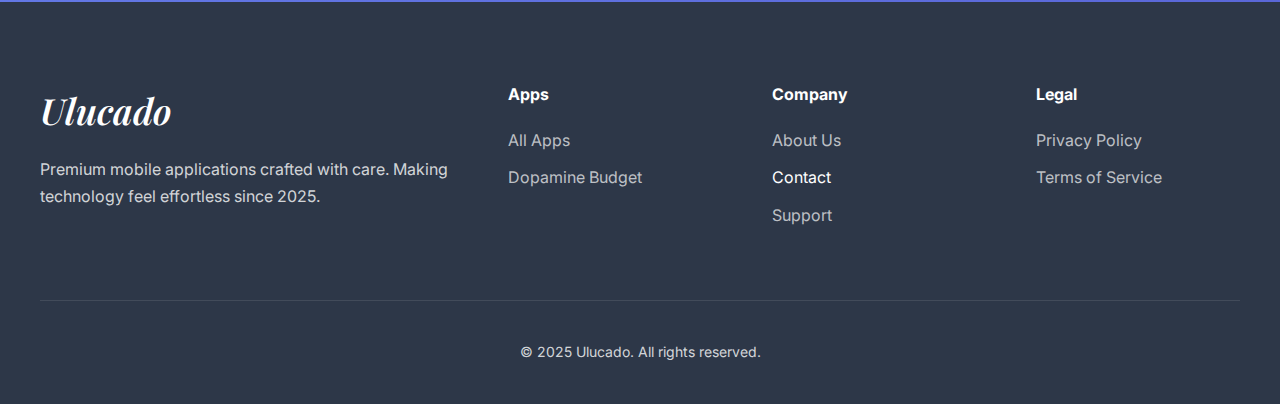
<file: ulucado-website/contact/index.html>
<!DOCTYPE html>
<html lang="en">
<head>
    <meta charset="UTF-8">
    <meta name="viewport" content="width=device-width, initial-scale=1.0">
    <title>Contact Us - Ulucado</title>
    <link rel="preconnect" href="https://fonts.googleapis.com">
    <link rel="preconnect" href="https://fonts.gstatic.com" crossorigin>
    <link href="https://fonts.googleapis.com/css2?family=Playfair+Display:ital,wght@0,400;0,600;0,700;1,400;1,600;1,700&family=Inter:wght@300;400;500;600;700;800&family=Orbitron:wght@400;500;700;900&family=Rajdhani:wght@300;400;500;600;700&display=swap" rel="stylesheet">
    <link rel="stylesheet" href="../styles.css">
    <style>
        /* Specific overrides for this page */
        .page.active {
            padding-top: 80px; /* Space for fixed nav */
        }
    </style>
</head>
<body>
    <!-- Navigation -->
    <nav>
        <div class="nav-container">
            <a href="../" class="logo" style="text-decoration: none;">
                <span>Ulucado</span>
                <span class="est">EST. 2025</span>
            </a>
            <ul class="nav-links">
                <li><a href="../#home">Home</a></li>
                <li><a href="../#about">About Us</a></li>
                <li><a href="../#apps">Apps</a></li>
                <li><a href="#" class="active">Contact</a></li>
            </ul>
        </div>
    </nav>

    <!-- Contact Page Content -->
    <div class="page active">
        <section class="section">
            <div class="container">
                <div class="section-header">
                    <div class="section-label">Get in Touch</div>
                    <h2 class="section-title">Contact Us</h2>
                    <p class="section-subtitle">Have a question or feedback? We'd love to hear from you.</p>
                </div>

                <div class="contact-form-container">
                    <!--
                        IMPORTANT: To make this form work with your email forwarding setup:
                        1. Sign up for a free form endpoint service like Formspree (https://formspree.io)
                        2. Create a new form and get your unique endpoint URL (e.g., https://formspree.io/f/xvzgqyql)
                        3. Replace the 'action' attribute below with your unique URL.
                        4. When someone submits this form, Formspree will forward the email to the address you registered with (which should be your forwardemail.net address).
                    -->
                    <form action="https://formspree.io/f/mgoleypn" method="POST">
                        <div class="form-group">
                            <label for="subject" class="form-label">Subject</label>
                            <input type="text" id="subject" name="subject" class="form-input" required placeholder="What is this about?">
                        </div>

                        <div class="form-group">
                            <label for="email" class="form-label">Your Email</label>
                            <input type="email" id="email" name="email" class="form-input" required placeholder="name@example.com">
                        </div>

                        <div class="form-group">
                            <label for="message" class="form-label">Message</label>
                            <textarea id="message" name="message" class="form-textarea" required placeholder="How can we help you?"></textarea>
                        </div>

                        <button type="submit" class="submit-btn">Send Message</button>
                    </form>
                </div>
            </div>
        </section>

        <!-- CTA Section -->
        <section class="cta-section">
            <div class="cta-content">
                <h2>Ready to Experience<br>Better Apps?</h2>
                <p>Discover our premium mobile applications</p>
                <a href="../#apps" class="cta-button">View Our Apps</a>
            </div>
        </section>
    </div>

    <!-- Footer -->
    <footer>
        <div class="footer-content">
            <div>
                <div class="footer-brand">Ulucado</div>
                <p class="footer-tagline">Premium mobile applications crafted with care. Making technology feel effortless since 2025.</p>
            </div>
            <div class="footer-col">
                <h4>Apps</h4>
                <ul class="footer-links">
                    <li><a href="../#apps">All Apps</a></li>
                    <li><a href="../#dopamine">Dopamine Budget</a></li>
                </ul>
            </div>
            <div class="footer-col">
                <h4>Company</h4>
                <ul class="footer-links">
                    <li><a href="../#about">About Us</a></li>
                    <li><a href="#" class="active" style="color: white;">Contact</a></li>
                    <li><a href="#">Support</a></li>
                </ul>
            </div>
            <div class="footer-col">
                <h4>Legal</h4>
                <ul class="footer-links">
                    <li><a href="../privacypolicy/">Privacy Policy</a></li>
                    <li><a href="#">Terms of Service</a></li>
                </ul>
            </div>
        </div>
        <div class="footer-bottom">
            <p>© 2025 Ulucado. All rights reserved.</p>
        </div>
    </footer>
</body>
</html>
</file>
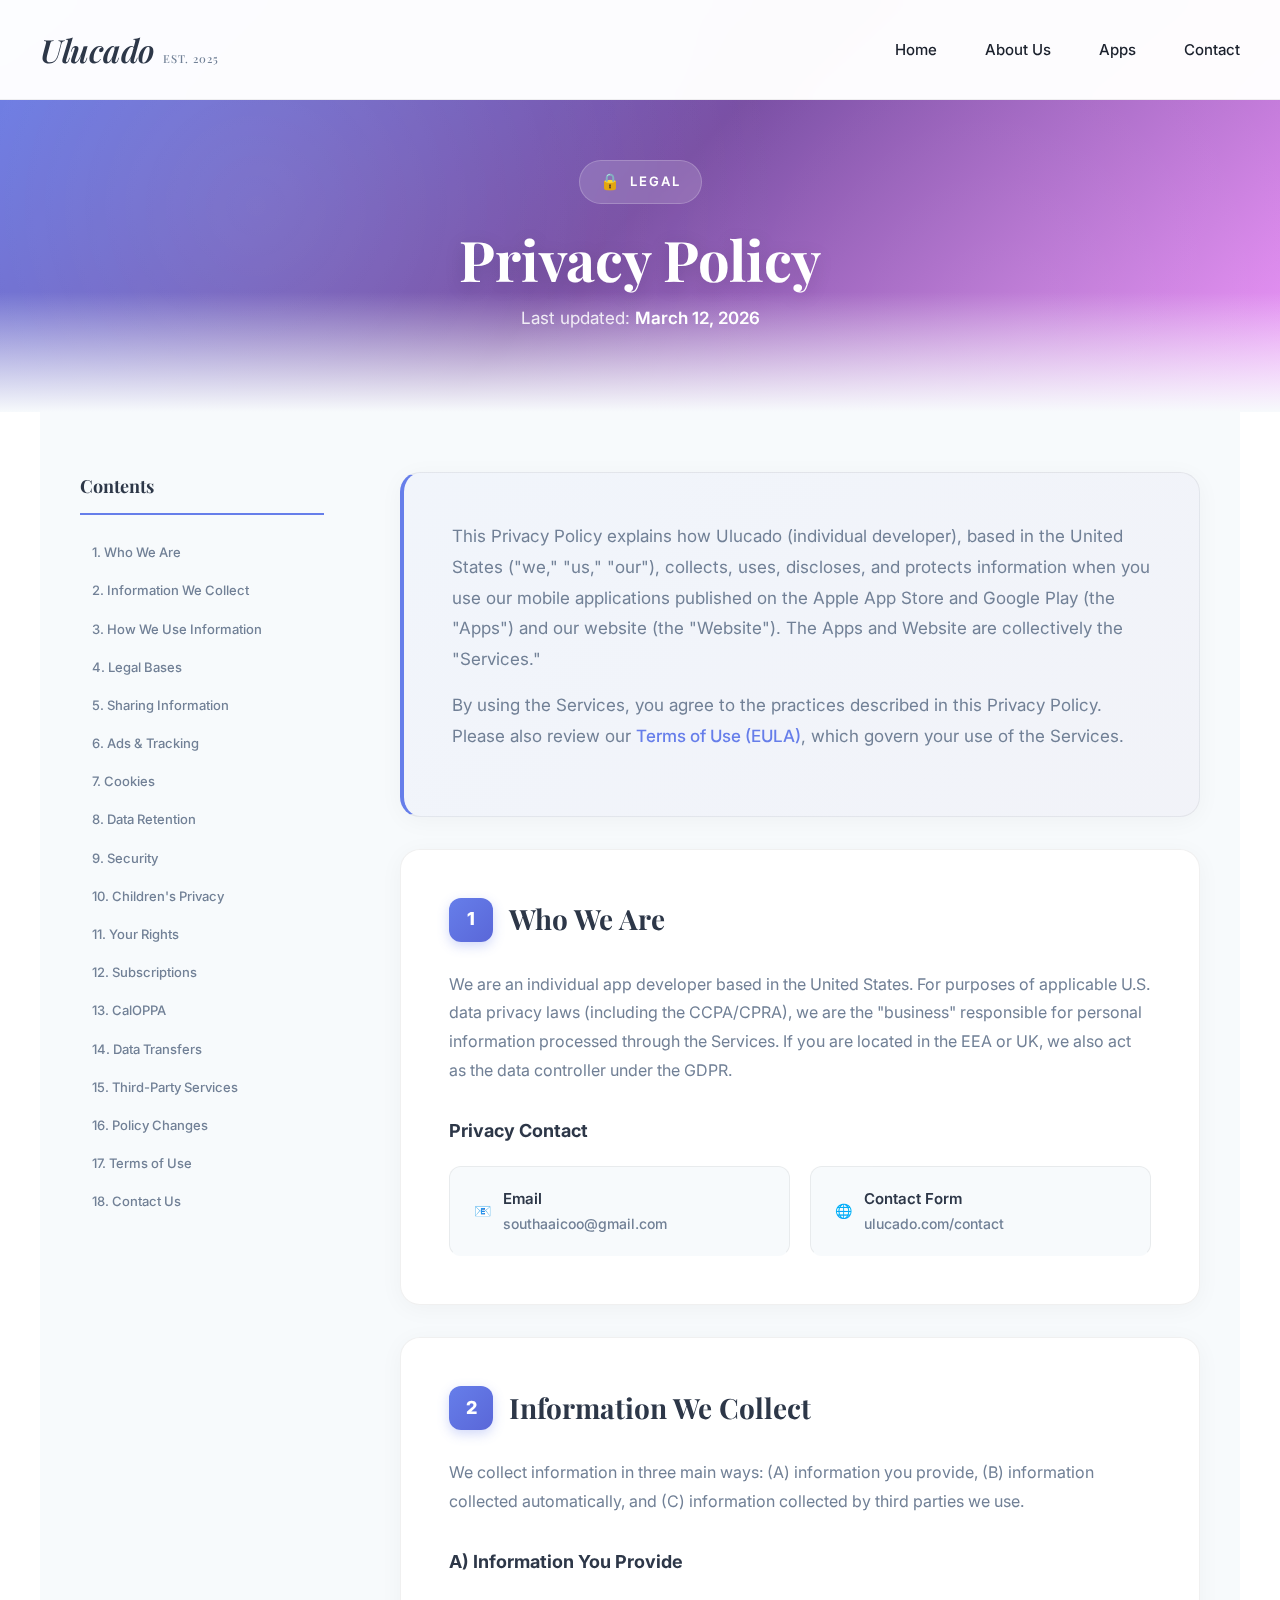
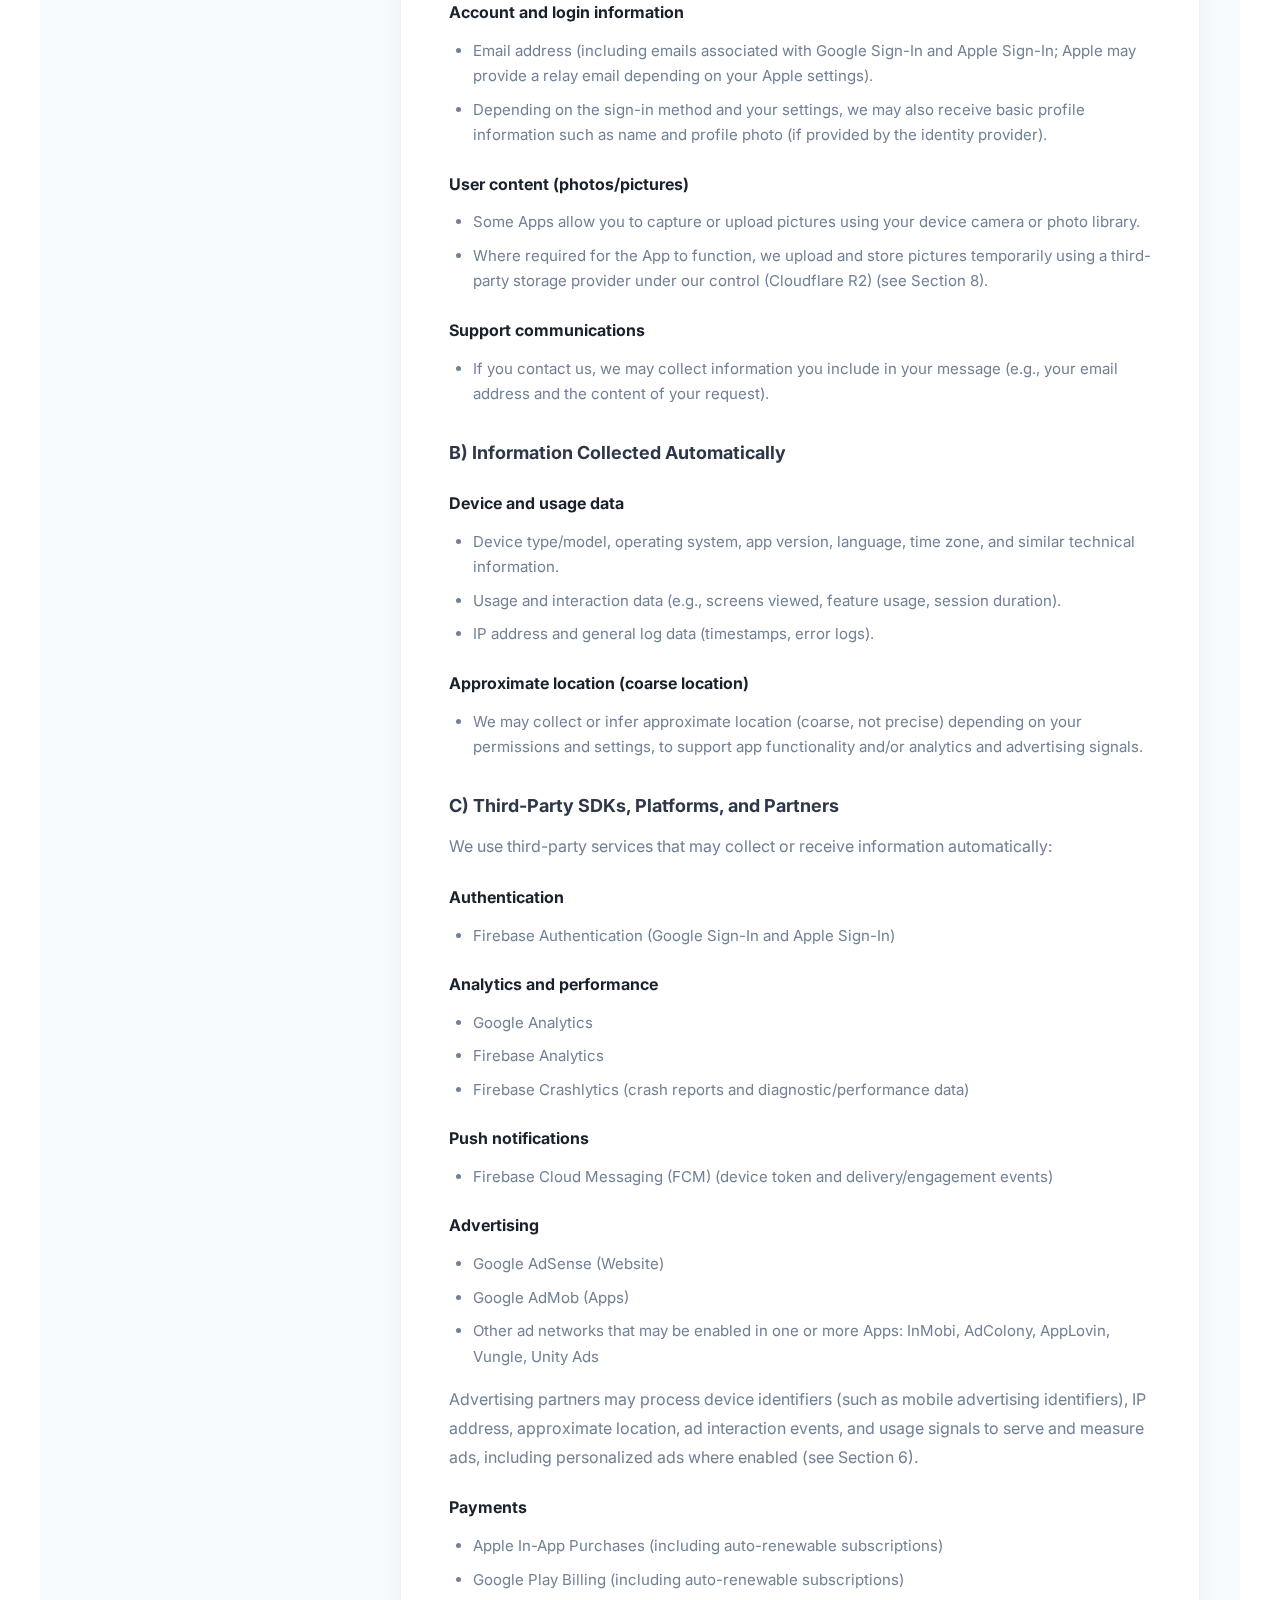
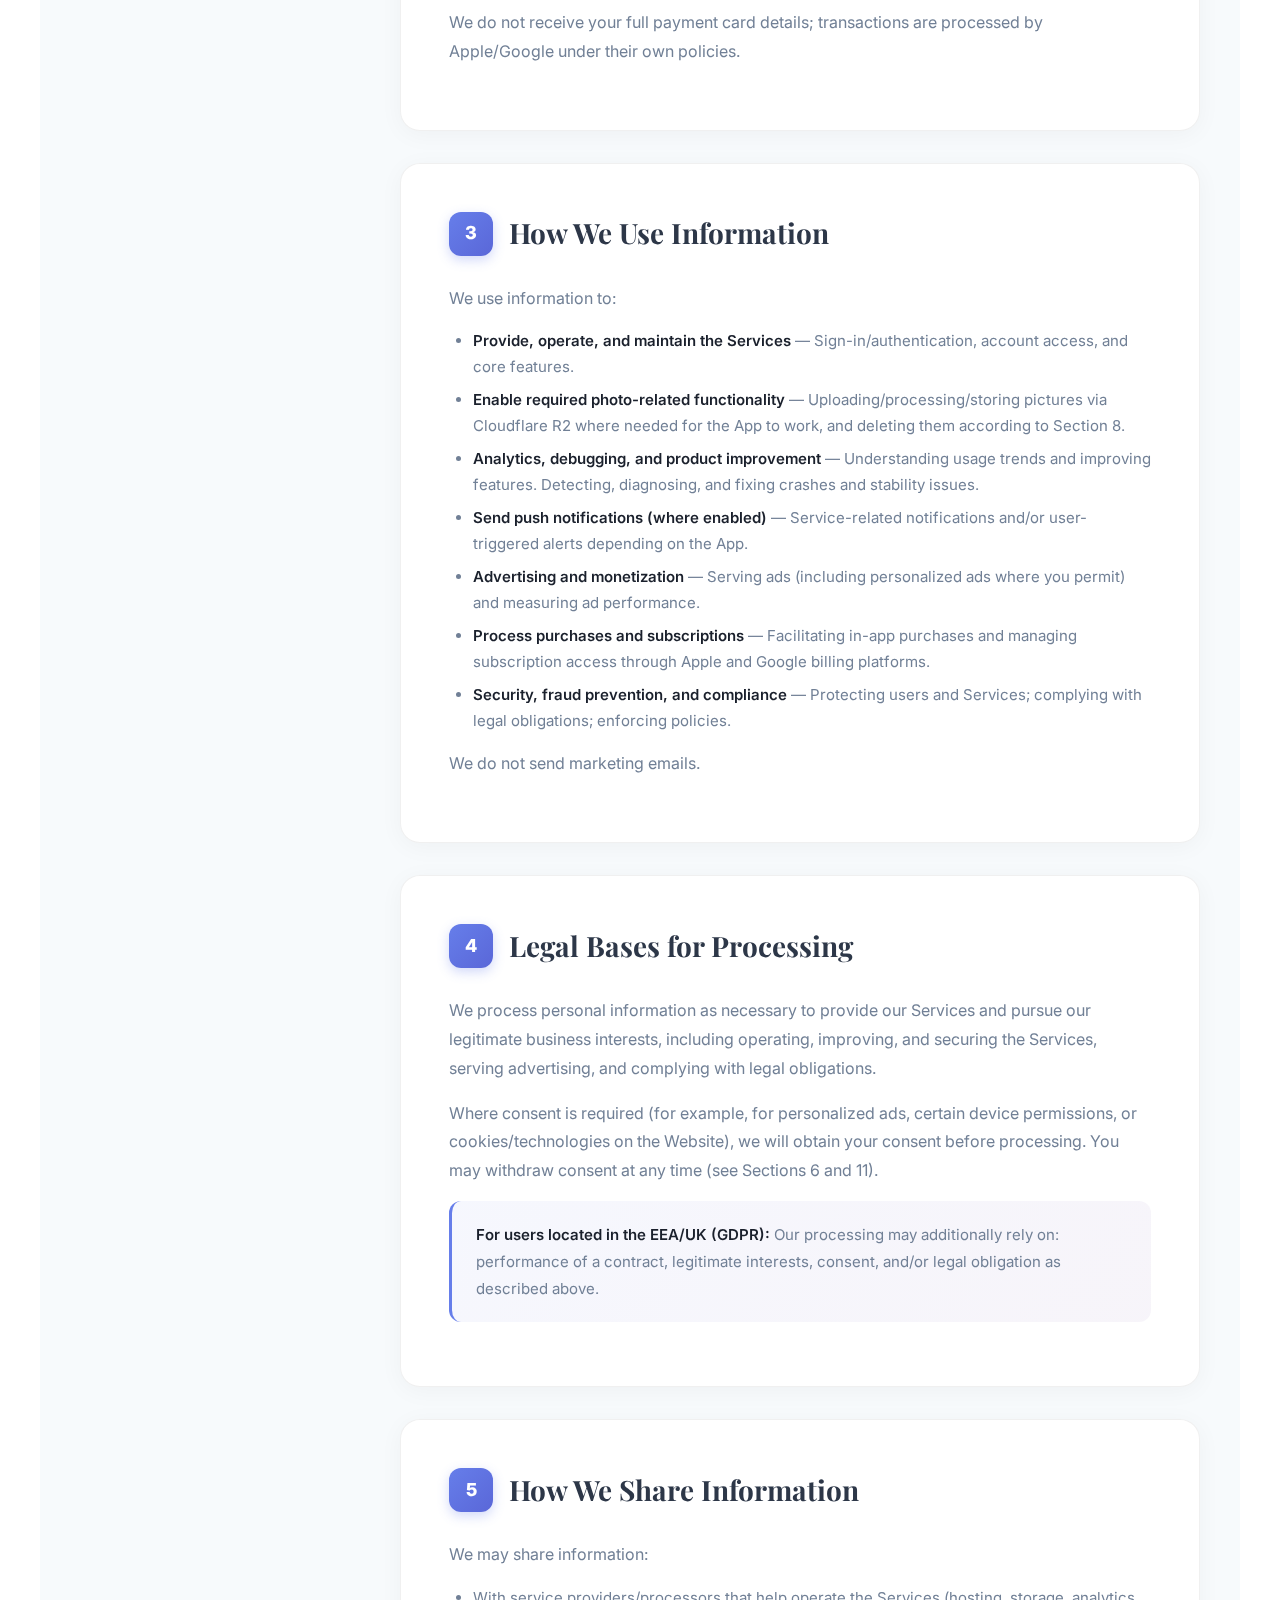
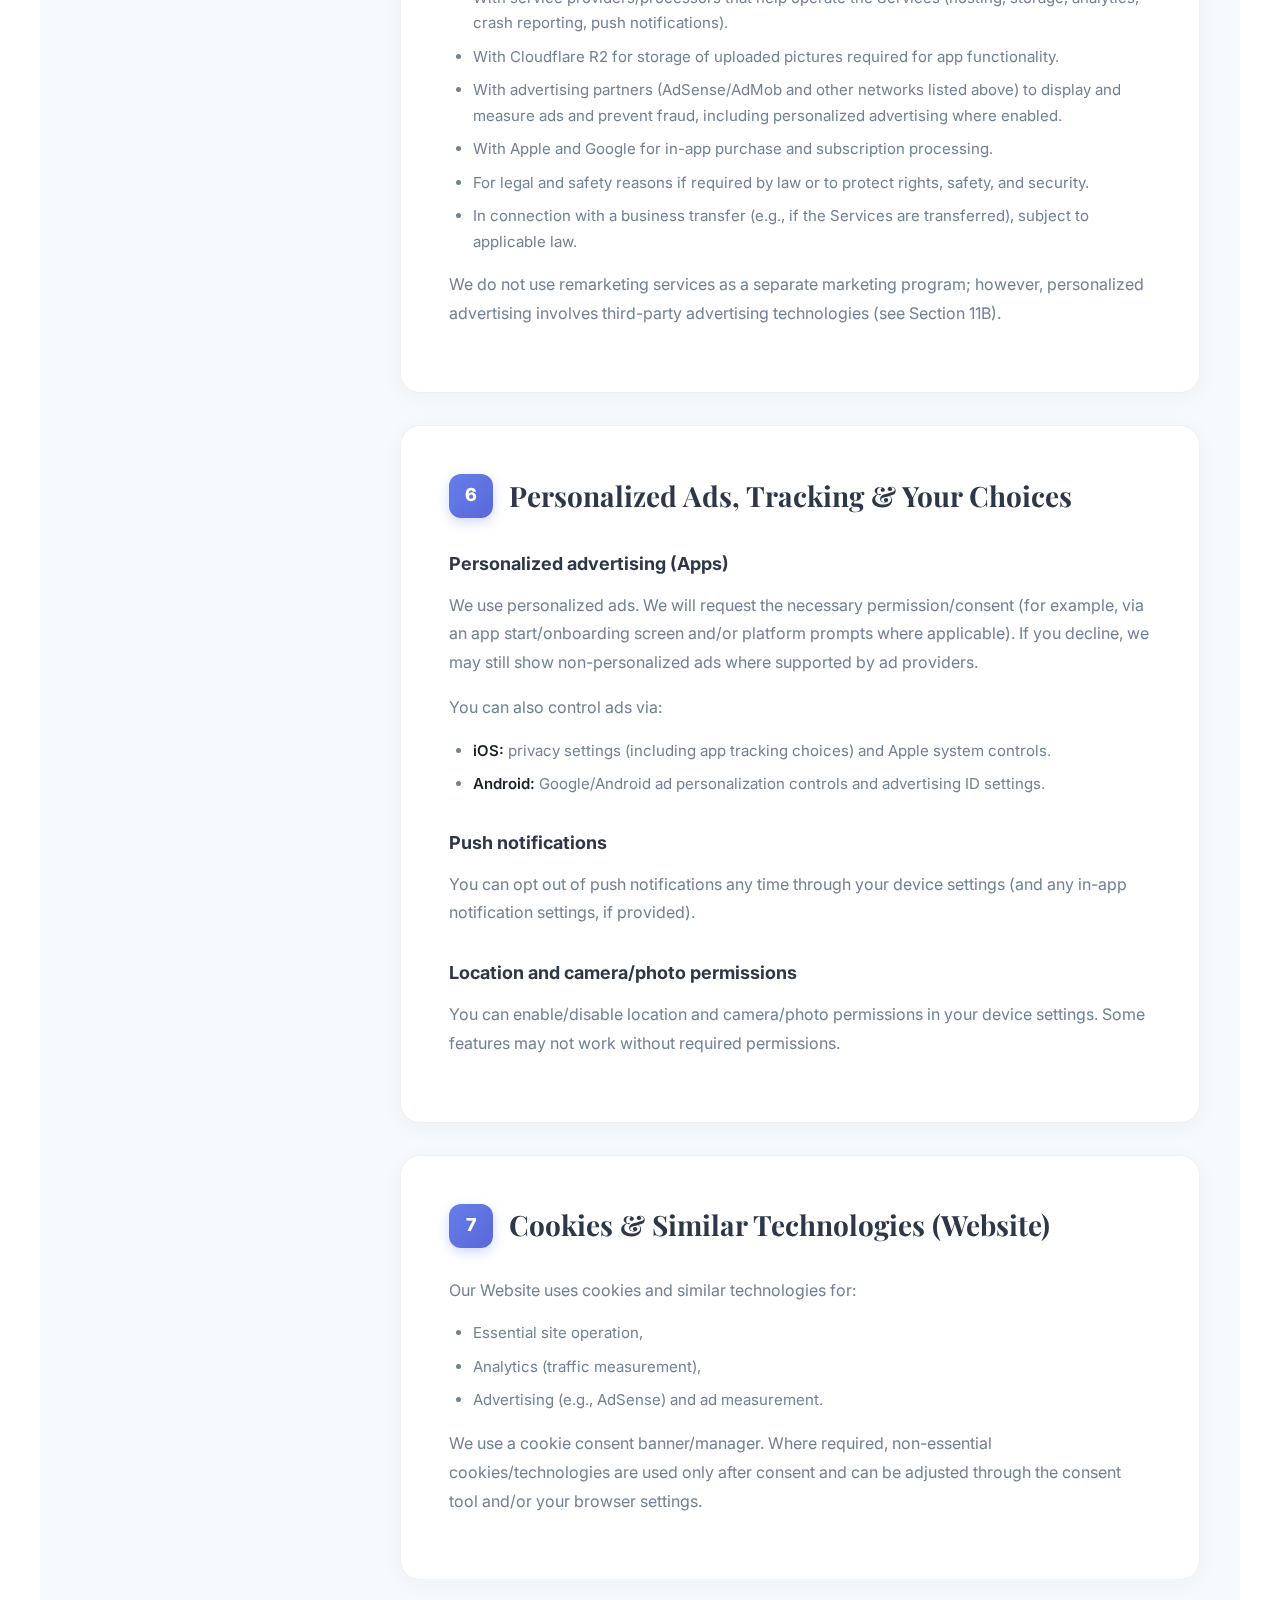
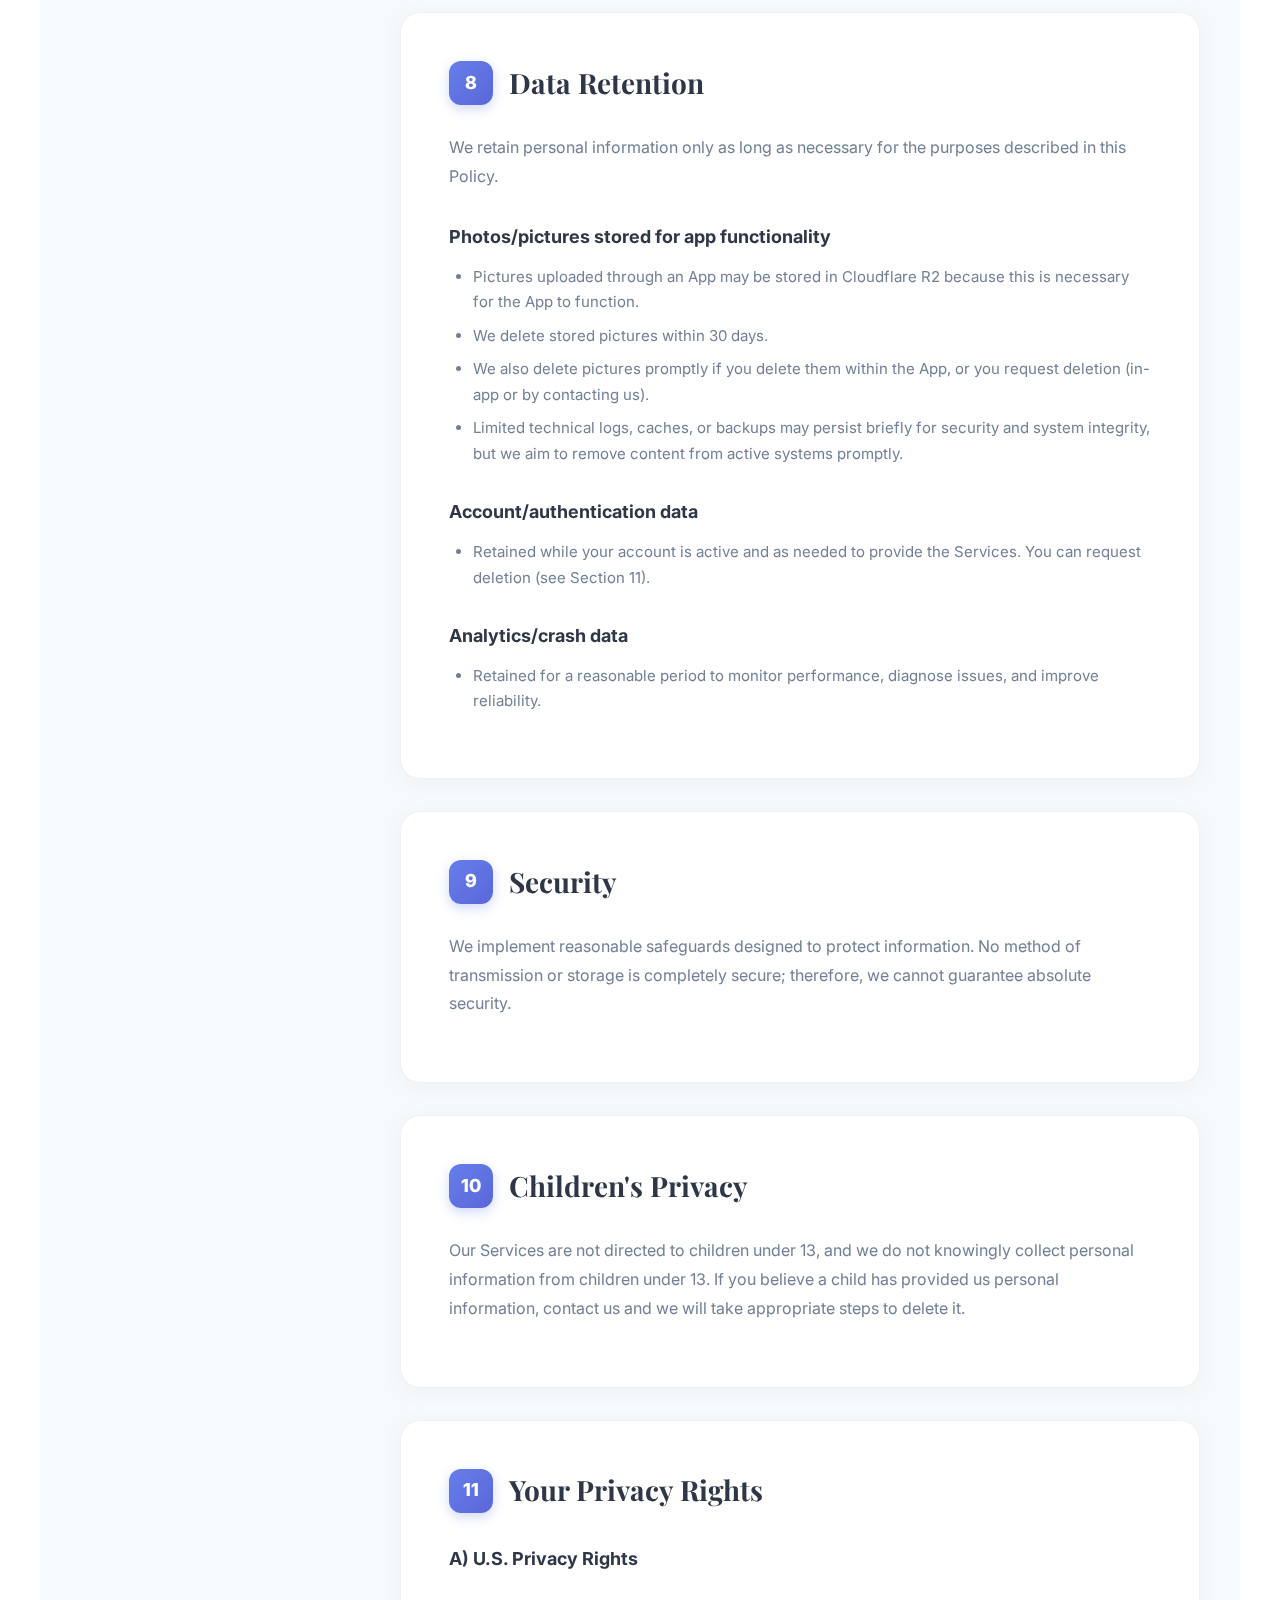
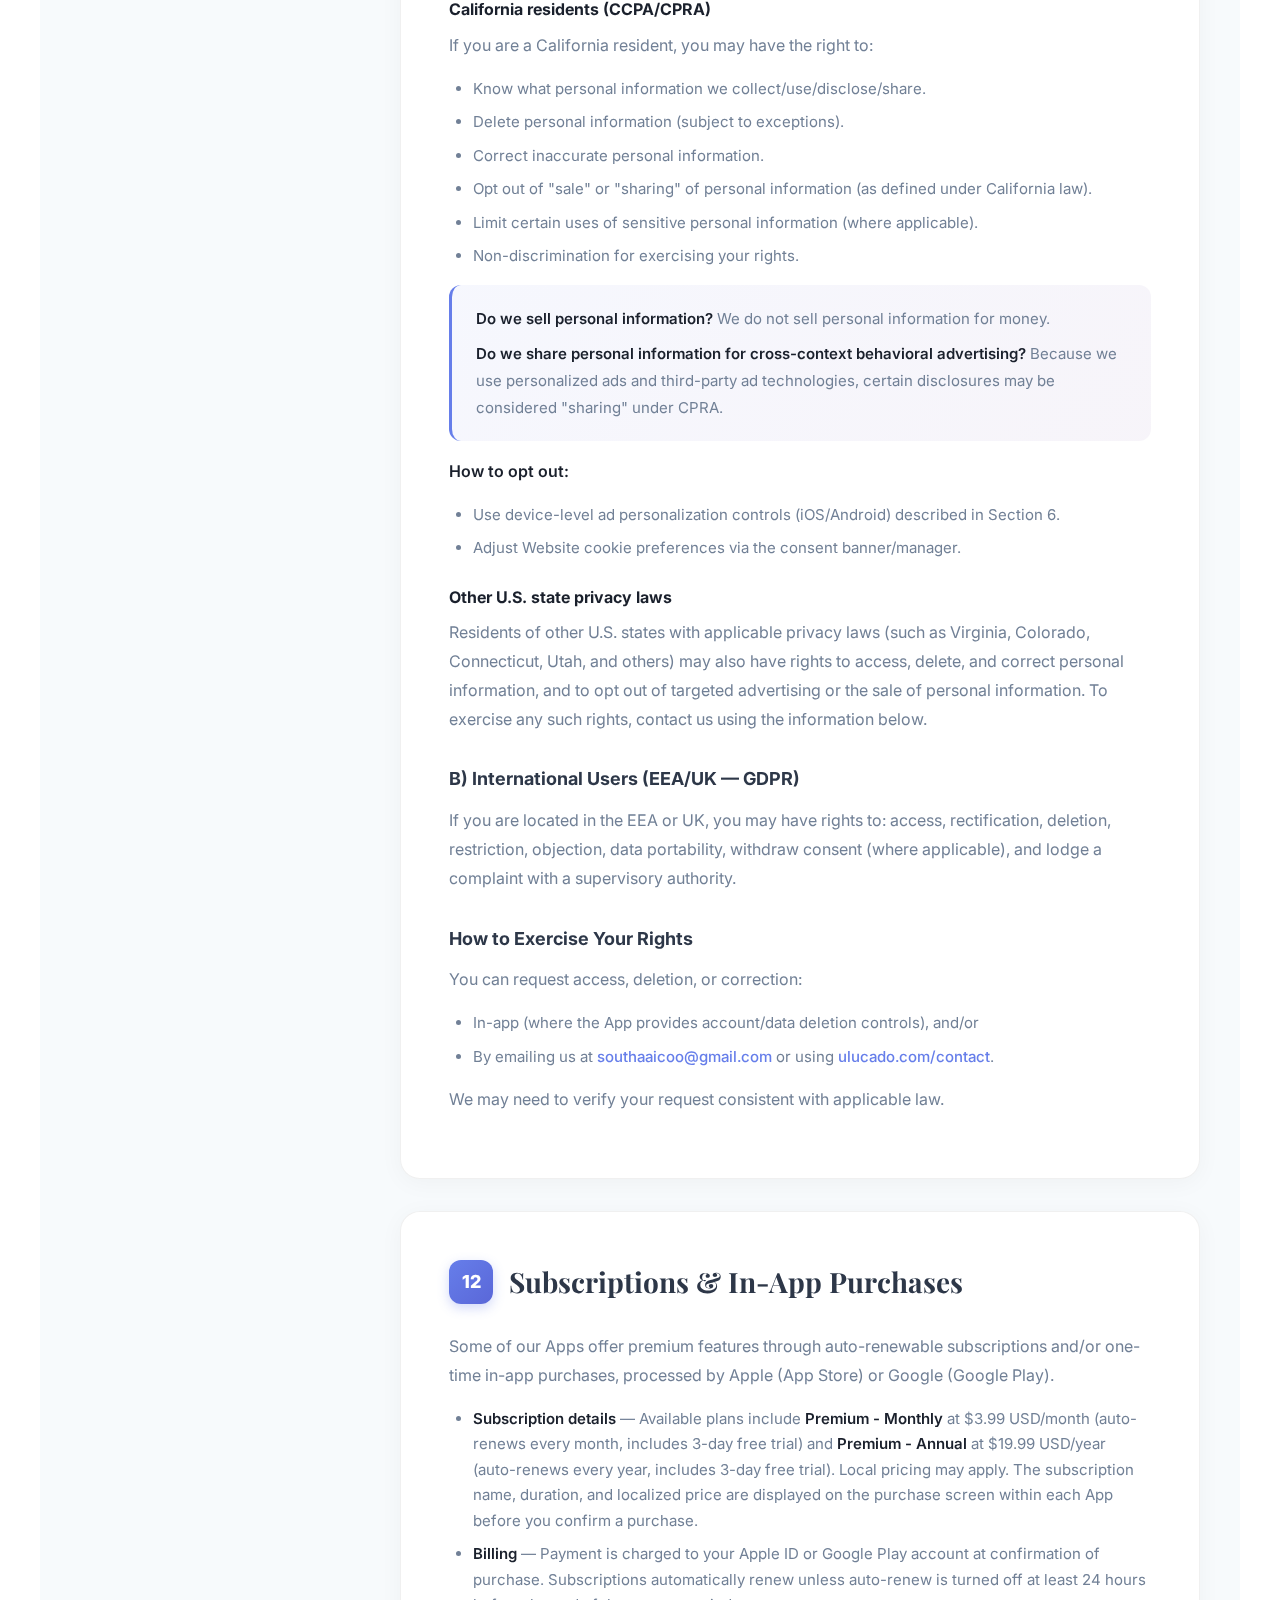
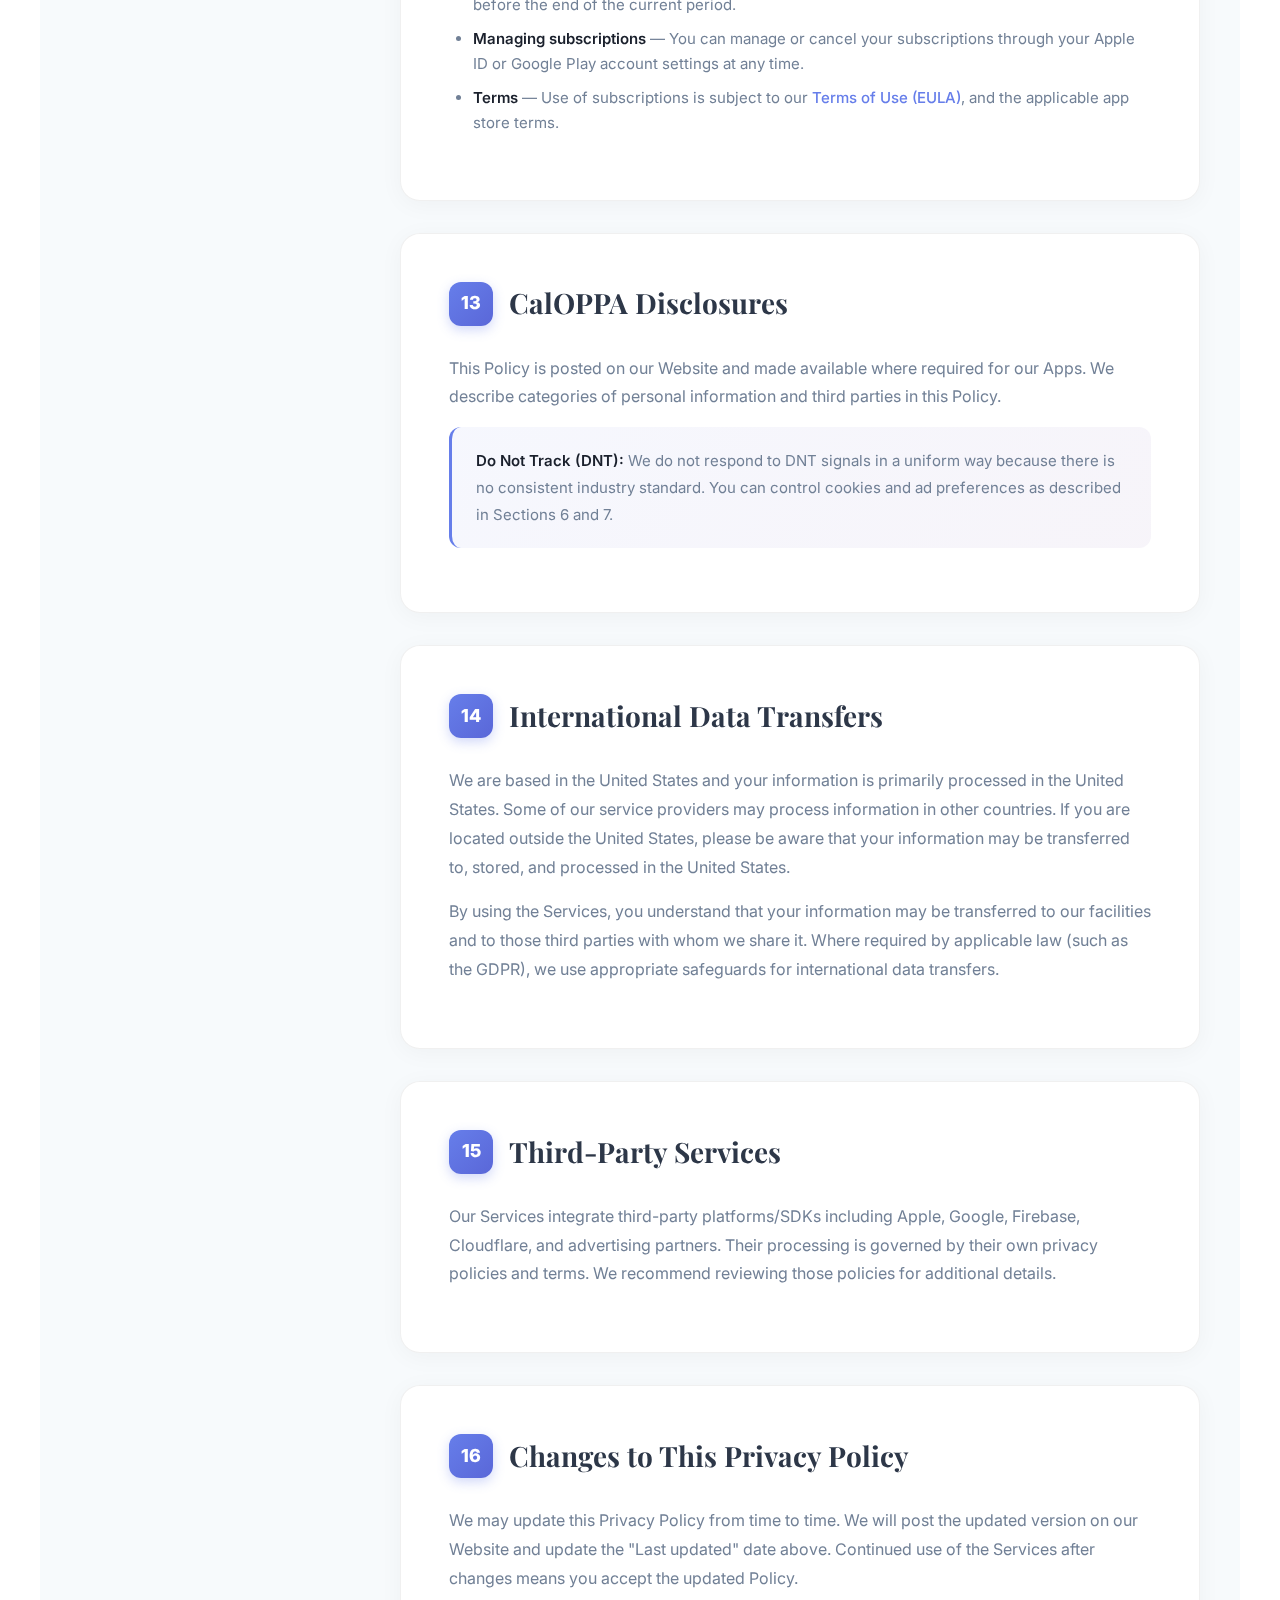
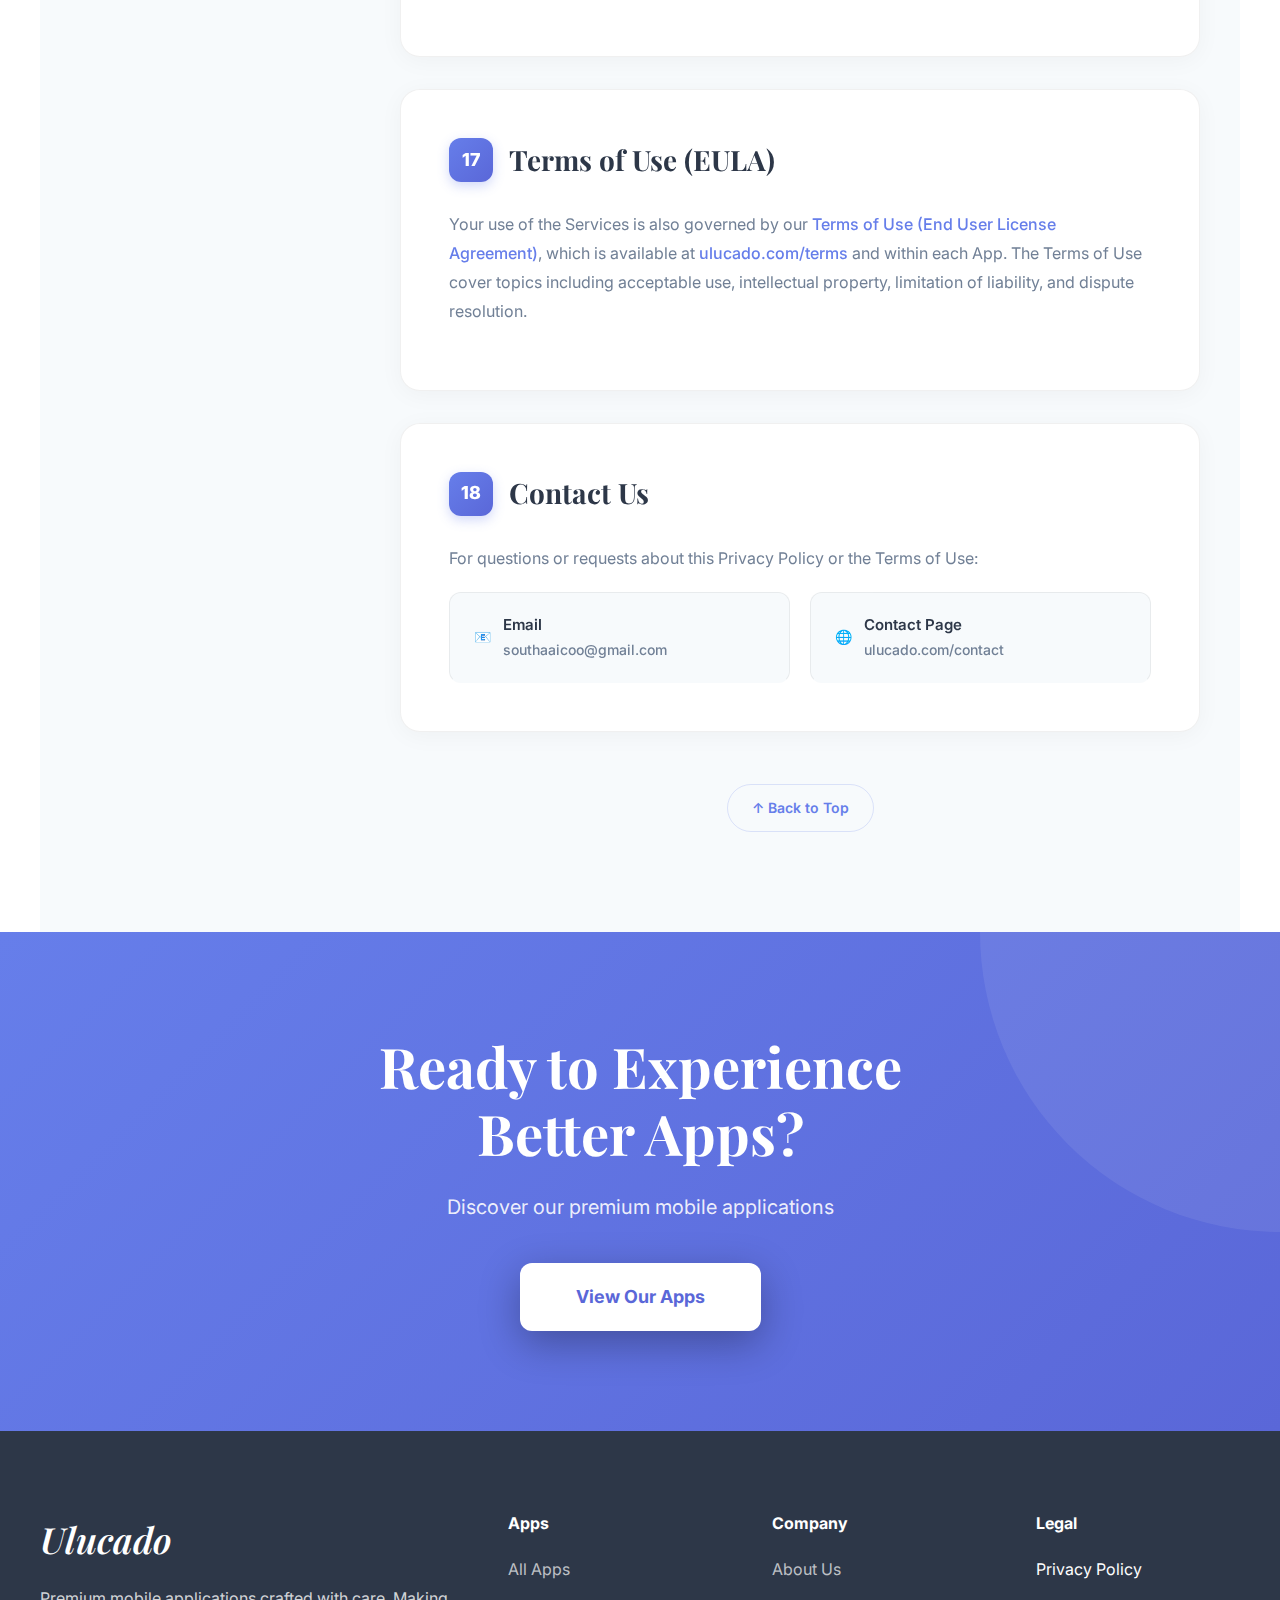
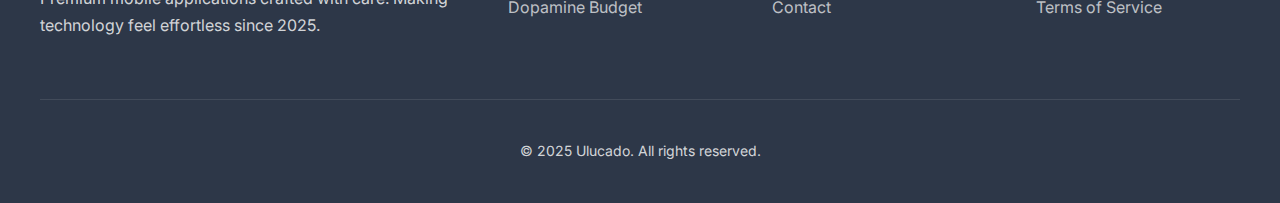
<file: ulucado-website/privacypolicy/index.html>
<!DOCTYPE html>
<html lang="en">
<head>
    <meta charset="UTF-8">
    <meta name="viewport" content="width=device-width, initial-scale=1.0">
    <title>Privacy Policy - Ulucado</title>
    <meta name="description" content="Ulucado Privacy Policy — Learn how we collect, use, and protect your personal information across our mobile apps and website.">
    <link rel="preconnect" href="https://fonts.googleapis.com">
    <link rel="preconnect" href="https://fonts.gstatic.com" crossorigin>
    <link href="https://fonts.googleapis.com/css2?family=Playfair+Display:ital,wght@0,400;0,600;0,700;1,400;1,600;1,700&family=Inter:wght@300;400;500;600;700;800&display=swap" rel="stylesheet">
    <link rel="stylesheet" href="../styles.css">
    <style>
        html { scroll-behavior: smooth; }
    </style>
</head>
<body>
    <!-- Navigation -->
    <nav>
        <div class="nav-container">
            <a href="../" class="logo" style="text-decoration: none;">
                <span>Ulucado</span>
                <span class="est">EST. 2025</span>
            </a>
            <ul class="nav-links">
                <li><a href="../#home">Home</a></li>
                <li><a href="../#about">About Us</a></li>
                <li><a href="../#apps">Apps</a></li>
                <li><a href="../contact/">Contact</a></li>
            </ul>
        </div>
    </nav>

    <!-- Legal Hero -->
    <section class="legal-hero" id="top">
        <div class="legal-hero-content">
            <div class="legal-hero-badge">
                <span class="badge-icon">🔒</span>
                Legal
            </div>
            <h1>Privacy Policy</h1>
            <p class="legal-updated">Last updated: <strong>March 12, 2026</strong></p>
        </div>
    </section>

    <!-- Legal Layout -->
    <div class="legal-layout">
        <!-- Table of Contents -->
        <aside class="legal-toc">
            <h3>Contents</h3>
            <ul>
                <li><a href="#section-1">1. Who We Are</a></li>
                <li><a href="#section-2">2. Information We Collect</a></li>
                <li><a href="#section-3">3. How We Use Information</a></li>
                <li><a href="#section-4">4. Legal Bases</a></li>
                <li><a href="#section-5">5. Sharing Information</a></li>
                <li><a href="#section-6">6. Ads & Tracking</a></li>
                <li><a href="#section-7">7. Cookies</a></li>
                <li><a href="#section-8">8. Data Retention</a></li>
                <li><a href="#section-9">9. Security</a></li>
                <li><a href="#section-10">10. Children's Privacy</a></li>
                <li><a href="#section-11">11. Your Rights</a></li>
                <li><a href="#section-12">12. Subscriptions</a></li>
                <li><a href="#section-13">13. CalOPPA</a></li>
                <li><a href="#section-14">14. Data Transfers</a></li>
                <li><a href="#section-15">15. Third-Party Services</a></li>
                <li><a href="#section-16">16. Policy Changes</a></li>
                <li><a href="#section-17">17. Terms of Use</a></li>
                <li><a href="#section-18">18. Contact Us</a></li>
            </ul>
        </aside>

        <!-- Content -->
        <main class="legal-content">
            <!-- Intro -->
            <div class="legal-section legal-intro">
                <p>This Privacy Policy explains how Ulucado (individual developer), based in the United States ("we," "us," "our"), collects, uses, discloses, and protects information when you use our mobile applications published on the Apple App Store and Google Play (the "Apps") and our website (the "Website"). The Apps and Website are collectively the "Services."</p>
                <p>By using the Services, you agree to the practices described in this Privacy Policy. Please also review our <a href="../terms/">Terms of Use (EULA)</a>, which govern your use of the Services.</p>
            </div>

            <!-- Section 1 -->
            <div class="legal-section" id="section-1">
                <div class="legal-section-header">
                    <div class="legal-section-number">1</div>
                    <h2>Who We Are</h2>
                </div>
                <p>We are an individual app developer based in the United States. For purposes of applicable U.S. data privacy laws (including the CCPA/CPRA), we are the "business" responsible for personal information processed through the Services. If you are located in the EEA or UK, we also act as the data controller under the GDPR.</p>
                <h3>Privacy Contact</h3>
                <div class="legal-contact-card">
                    <a href="mailto:southaaicoo@gmail.com" class="legal-contact-item">
                        <span class="legal-contact-icon">📧</span>
                        <span>
                            <strong>Email</strong>
                            southaaicoo@gmail.com
                        </span>
                    </a>
                    <a href="https://ulucado.com/contact/" class="legal-contact-item">
                        <span class="legal-contact-icon">🌐</span>
                        <span>
                            <strong>Contact Form</strong>
                            ulucado.com/contact
                        </span>
                    </a>
                </div>
            </div>

            <!-- Section 2 -->
            <div class="legal-section" id="section-2">
                <div class="legal-section-header">
                    <div class="legal-section-number">2</div>
                    <h2>Information We Collect</h2>
                </div>
                <p>We collect information in three main ways: (A) information you provide, (B) information collected automatically, and (C) information collected by third parties we use.</p>

                <h3>A) Information You Provide</h3>
                <h4>Account and login information</h4>
                <ul>
                    <li>Email address (including emails associated with Google Sign-In and Apple Sign-In; Apple may provide a relay email depending on your Apple settings).</li>
                    <li>Depending on the sign-in method and your settings, we may also receive basic profile information such as name and profile photo (if provided by the identity provider).</li>
                </ul>

                <h4>User content (photos/pictures)</h4>
                <ul>
                    <li>Some Apps allow you to capture or upload pictures using your device camera or photo library.</li>
                    <li>Where required for the App to function, we upload and store pictures temporarily using a third-party storage provider under our control (Cloudflare R2) (see Section 8).</li>
                </ul>

                <h4>Support communications</h4>
                <ul>
                    <li>If you contact us, we may collect information you include in your message (e.g., your email address and the content of your request).</li>
                </ul>

                <h3>B) Information Collected Automatically</h3>
                <h4>Device and usage data</h4>
                <ul>
                    <li>Device type/model, operating system, app version, language, time zone, and similar technical information.</li>
                    <li>Usage and interaction data (e.g., screens viewed, feature usage, session duration).</li>
                    <li>IP address and general log data (timestamps, error logs).</li>
                </ul>

                <h4>Approximate location (coarse location)</h4>
                <ul>
                    <li>We may collect or infer approximate location (coarse, not precise) depending on your permissions and settings, to support app functionality and/or analytics and advertising signals.</li>
                </ul>

                <h3>C) Third-Party SDKs, Platforms, and Partners</h3>
                <p>We use third-party services that may collect or receive information automatically:</p>

                <h4>Authentication</h4>
                <ul>
                    <li>Firebase Authentication (Google Sign-In and Apple Sign-In)</li>
                </ul>

                <h4>Analytics and performance</h4>
                <ul>
                    <li>Google Analytics</li>
                    <li>Firebase Analytics</li>
                    <li>Firebase Crashlytics (crash reports and diagnostic/performance data)</li>
                </ul>

                <h4>Push notifications</h4>
                <ul>
                    <li>Firebase Cloud Messaging (FCM) (device token and delivery/engagement events)</li>
                </ul>

                <h4>Advertising</h4>
                <ul>
                    <li>Google AdSense (Website)</li>
                    <li>Google AdMob (Apps)</li>
                    <li>Other ad networks that may be enabled in one or more Apps: InMobi, AdColony, AppLovin, Vungle, Unity Ads</li>
                </ul>
                <p>Advertising partners may process device identifiers (such as mobile advertising identifiers), IP address, approximate location, ad interaction events, and usage signals to serve and measure ads, including personalized ads where enabled (see Section 6).</p>

                <h4>Payments</h4>
                <ul>
                    <li>Apple In-App Purchases (including auto-renewable subscriptions)</li>
                    <li>Google Play Billing (including auto-renewable subscriptions)</li>
                </ul>
                <p>We do not receive your full payment card details; transactions are processed by Apple/Google under their own policies.</p>
            </div>

            <!-- Section 3 -->
            <div class="legal-section" id="section-3">
                <div class="legal-section-header">
                    <div class="legal-section-number">3</div>
                    <h2>How We Use Information</h2>
                </div>
                <p>We use information to:</p>
                <ul>
                    <li><strong>Provide, operate, and maintain the Services</strong> — Sign-in/authentication, account access, and core features.</li>
                    <li><strong>Enable required photo-related functionality</strong> — Uploading/processing/storing pictures via Cloudflare R2 where needed for the App to work, and deleting them according to Section 8.</li>
                    <li><strong>Analytics, debugging, and product improvement</strong> — Understanding usage trends and improving features. Detecting, diagnosing, and fixing crashes and stability issues.</li>
                    <li><strong>Send push notifications (where enabled)</strong> — Service-related notifications and/or user-triggered alerts depending on the App.</li>
                    <li><strong>Advertising and monetization</strong> — Serving ads (including personalized ads where you permit) and measuring ad performance.</li>
                    <li><strong>Process purchases and subscriptions</strong> — Facilitating in-app purchases and managing subscription access through Apple and Google billing platforms.</li>
                    <li><strong>Security, fraud prevention, and compliance</strong> — Protecting users and Services; complying with legal obligations; enforcing policies.</li>
                </ul>
                <p>We do not send marketing emails.</p>
            </div>

            <!-- Section 4 -->
            <div class="legal-section" id="section-4">
                <div class="legal-section-header">
                    <div class="legal-section-number">4</div>
                    <h2>Legal Bases for Processing</h2>
                </div>
                <p>We process personal information as necessary to provide our Services and pursue our legitimate business interests, including operating, improving, and securing the Services, serving advertising, and complying with legal obligations.</p>
                <p>Where consent is required (for example, for personalized ads, certain device permissions, or cookies/technologies on the Website), we will obtain your consent before processing. You may withdraw consent at any time (see Sections 6 and 11).</p>
                <div class="legal-callout">
                    <p><strong>For users located in the EEA/UK (GDPR):</strong> Our processing may additionally rely on: performance of a contract, legitimate interests, consent, and/or legal obligation as described above.</p>
                </div>
            </div>

            <!-- Section 5 -->
            <div class="legal-section" id="section-5">
                <div class="legal-section-header">
                    <div class="legal-section-number">5</div>
                    <h2>How We Share Information</h2>
                </div>
                <p>We may share information:</p>
                <ul>
                    <li>With service providers/processors that help operate the Services (hosting, storage, analytics, crash reporting, push notifications).</li>
                    <li>With Cloudflare R2 for storage of uploaded pictures required for app functionality.</li>
                    <li>With advertising partners (AdSense/AdMob and other networks listed above) to display and measure ads and prevent fraud, including personalized advertising where enabled.</li>
                    <li>With Apple and Google for in-app purchase and subscription processing.</li>
                    <li>For legal and safety reasons if required by law or to protect rights, safety, and security.</li>
                    <li>In connection with a business transfer (e.g., if the Services are transferred), subject to applicable law.</li>
                </ul>
                <p>We do not use remarketing services as a separate marketing program; however, personalized advertising involves third-party advertising technologies (see Section 11B).</p>
            </div>

            <!-- Section 6 -->
            <div class="legal-section" id="section-6">
                <div class="legal-section-header">
                    <div class="legal-section-number">6</div>
                    <h2>Personalized Ads, Tracking & Your Choices</h2>
                </div>
                <h3>Personalized advertising (Apps)</h3>
                <p>We use personalized ads. We will request the necessary permission/consent (for example, via an app start/onboarding screen and/or platform prompts where applicable). If you decline, we may still show non-personalized ads where supported by ad providers.</p>
                <p>You can also control ads via:</p>
                <ul>
                    <li><strong>iOS:</strong> privacy settings (including app tracking choices) and Apple system controls.</li>
                    <li><strong>Android:</strong> Google/Android ad personalization controls and advertising ID settings.</li>
                </ul>

                <h3>Push notifications</h3>
                <p>You can opt out of push notifications any time through your device settings (and any in-app notification settings, if provided).</p>

                <h3>Location and camera/photo permissions</h3>
                <p>You can enable/disable location and camera/photo permissions in your device settings. Some features may not work without required permissions.</p>
            </div>

            <!-- Section 7 -->
            <div class="legal-section" id="section-7">
                <div class="legal-section-header">
                    <div class="legal-section-number">7</div>
                    <h2>Cookies & Similar Technologies (Website)</h2>
                </div>
                <p>Our Website uses cookies and similar technologies for:</p>
                <ul>
                    <li>Essential site operation,</li>
                    <li>Analytics (traffic measurement),</li>
                    <li>Advertising (e.g., AdSense) and ad measurement.</li>
                </ul>
                <p>We use a cookie consent banner/manager. Where required, non-essential cookies/technologies are used only after consent and can be adjusted through the consent tool and/or your browser settings.</p>
            </div>

            <!-- Section 8 -->
            <div class="legal-section" id="section-8">
                <div class="legal-section-header">
                    <div class="legal-section-number">8</div>
                    <h2>Data Retention</h2>
                </div>
                <p>We retain personal information only as long as necessary for the purposes described in this Policy.</p>

                <h3>Photos/pictures stored for app functionality</h3>
                <ul>
                    <li>Pictures uploaded through an App may be stored in Cloudflare R2 because this is necessary for the App to function.</li>
                    <li>We delete stored pictures within 30 days.</li>
                    <li>We also delete pictures promptly if you delete them within the App, or you request deletion (in-app or by contacting us).</li>
                    <li>Limited technical logs, caches, or backups may persist briefly for security and system integrity, but we aim to remove content from active systems promptly.</li>
                </ul>

                <h3>Account/authentication data</h3>
                <ul>
                    <li>Retained while your account is active and as needed to provide the Services. You can request deletion (see Section 11).</li>
                </ul>

                <h3>Analytics/crash data</h3>
                <ul>
                    <li>Retained for a reasonable period to monitor performance, diagnose issues, and improve reliability.</li>
                </ul>
            </div>

            <!-- Section 9 -->
            <div class="legal-section" id="section-9">
                <div class="legal-section-header">
                    <div class="legal-section-number">9</div>
                    <h2>Security</h2>
                </div>
                <p>We implement reasonable safeguards designed to protect information. No method of transmission or storage is completely secure; therefore, we cannot guarantee absolute security.</p>
            </div>

            <!-- Section 10 -->
            <div class="legal-section" id="section-10">
                <div class="legal-section-header">
                    <div class="legal-section-number">10</div>
                    <h2>Children's Privacy</h2>
                </div>
                <p>Our Services are not directed to children under 13, and we do not knowingly collect personal information from children under 13. If you believe a child has provided us personal information, contact us and we will take appropriate steps to delete it.</p>
            </div>

            <!-- Section 11 -->
            <div class="legal-section" id="section-11">
                <div class="legal-section-header">
                    <div class="legal-section-number">11</div>
                    <h2>Your Privacy Rights</h2>
                </div>

                <h3>A) U.S. Privacy Rights</h3>

                <h4>California residents (CCPA/CPRA)</h4>
                <p>If you are a California resident, you may have the right to:</p>
                <ul>
                    <li>Know what personal information we collect/use/disclose/share.</li>
                    <li>Delete personal information (subject to exceptions).</li>
                    <li>Correct inaccurate personal information.</li>
                    <li>Opt out of "sale" or "sharing" of personal information (as defined under California law).</li>
                    <li>Limit certain uses of sensitive personal information (where applicable).</li>
                    <li>Non-discrimination for exercising your rights.</li>
                </ul>

                <div class="legal-callout">
                    <p><strong>Do we sell personal information?</strong> We do not sell personal information for money.</p>
                    <p><strong>Do we share personal information for cross-context behavioral advertising?</strong> Because we use personalized ads and third-party ad technologies, certain disclosures may be considered "sharing" under CPRA.</p>
                </div>

                <p><strong>How to opt out:</strong></p>
                <ul>
                    <li>Use device-level ad personalization controls (iOS/Android) described in Section 6.</li>
                    <li>Adjust Website cookie preferences via the consent banner/manager.</li>
                </ul>

                <h4>Other U.S. state privacy laws</h4>
                <p>Residents of other U.S. states with applicable privacy laws (such as Virginia, Colorado, Connecticut, Utah, and others) may also have rights to access, delete, and correct personal information, and to opt out of targeted advertising or the sale of personal information. To exercise any such rights, contact us using the information below.</p>

                <h3>B) International Users (EEA/UK — GDPR)</h3>
                <p>If you are located in the EEA or UK, you may have rights to: access, rectification, deletion, restriction, objection, data portability, withdraw consent (where applicable), and lodge a complaint with a supervisory authority.</p>

                <h3>How to Exercise Your Rights</h3>
                <p>You can request access, deletion, or correction:</p>
                <ul>
                    <li>In-app (where the App provides account/data deletion controls), and/or</li>
                    <li>By emailing us at <a href="mailto:southaaicoo@gmail.com">southaaicoo@gmail.com</a> or using <a href="https://ulucado.com/contact/">ulucado.com/contact</a>.</li>
                </ul>
                <p>We may need to verify your request consistent with applicable law.</p>
            </div>

            <!-- Section 12 -->
            <div class="legal-section" id="section-12">
                <div class="legal-section-header">
                    <div class="legal-section-number">12</div>
                    <h2>Subscriptions & In-App Purchases</h2>
                </div>
                <p>Some of our Apps offer premium features through auto-renewable subscriptions and/or one-time in-app purchases, processed by Apple (App Store) or Google (Google Play).</p>
                <ul>
                    <li><strong>Subscription details</strong> — Available plans include <strong>Premium - Monthly</strong> at $3.99 USD/month (auto-renews every month, includes 3-day free trial) and <strong>Premium - Annual</strong> at $19.99 USD/year (auto-renews every year, includes 3-day free trial). Local pricing may apply. The subscription name, duration, and localized price are displayed on the purchase screen within each App before you confirm a purchase.</li>
                    <li><strong>Billing</strong> — Payment is charged to your Apple ID or Google Play account at confirmation of purchase. Subscriptions automatically renew unless auto-renew is turned off at least 24 hours before the end of the current period.</li>
                    <li><strong>Managing subscriptions</strong> — You can manage or cancel your subscriptions through your Apple ID or Google Play account settings at any time.</li>
                    <li><strong>Terms</strong> — Use of subscriptions is subject to our <a href="../terms/">Terms of Use (EULA)</a>, and the applicable app store terms.</li>
                </ul>
            </div>

            <!-- Section 13 -->
            <div class="legal-section" id="section-13">
                <div class="legal-section-header">
                    <div class="legal-section-number">13</div>
                    <h2>CalOPPA Disclosures</h2>
                </div>
                <p>This Policy is posted on our Website and made available where required for our Apps. We describe categories of personal information and third parties in this Policy.</p>
                <div class="legal-callout">
                    <p><strong>Do Not Track (DNT):</strong> We do not respond to DNT signals in a uniform way because there is no consistent industry standard. You can control cookies and ad preferences as described in Sections 6 and 7.</p>
                </div>
            </div>

            <!-- Section 14 -->
            <div class="legal-section" id="section-14">
                <div class="legal-section-header">
                    <div class="legal-section-number">14</div>
                    <h2>International Data Transfers</h2>
                </div>
                <p>We are based in the United States and your information is primarily processed in the United States. Some of our service providers may process information in other countries. If you are located outside the United States, please be aware that your information may be transferred to, stored, and processed in the United States.</p>
                <p>By using the Services, you understand that your information may be transferred to our facilities and to those third parties with whom we share it. Where required by applicable law (such as the GDPR), we use appropriate safeguards for international data transfers.</p>
            </div>

            <!-- Section 15 -->
            <div class="legal-section" id="section-15">
                <div class="legal-section-header">
                    <div class="legal-section-number">15</div>
                    <h2>Third-Party Services</h2>
                </div>
                <p>Our Services integrate third-party platforms/SDKs including Apple, Google, Firebase, Cloudflare, and advertising partners. Their processing is governed by their own privacy policies and terms. We recommend reviewing those policies for additional details.</p>
            </div>

            <!-- Section 16 -->
            <div class="legal-section" id="section-16">
                <div class="legal-section-header">
                    <div class="legal-section-number">16</div>
                    <h2>Changes to This Privacy Policy</h2>
                </div>
                <p>We may update this Privacy Policy from time to time. We will post the updated version on our Website and update the "Last updated" date above. Continued use of the Services after changes means you accept the updated Policy.</p>
            </div>

            <!-- Section 17 -->
            <div class="legal-section" id="section-17">
                <div class="legal-section-header">
                    <div class="legal-section-number">17</div>
                    <h2>Terms of Use (EULA)</h2>
                </div>
                <p>Your use of the Services is also governed by our <a href="../terms/">Terms of Use (End User License Agreement)</a>, which is available at <a href="../terms/">ulucado.com/terms</a> and within each App. The Terms of Use cover topics including acceptable use, intellectual property, limitation of liability, and dispute resolution.</p>
            </div>

            <!-- Section 18 -->
            <div class="legal-section" id="section-18">
                <div class="legal-section-header">
                    <div class="legal-section-number">18</div>
                    <h2>Contact Us</h2>
                </div>
                <p>For questions or requests about this Privacy Policy or the Terms of Use:</p>
                <div class="legal-contact-card">
                    <a href="mailto:southaaicoo@gmail.com" class="legal-contact-item">
                        <span class="legal-contact-icon">📧</span>
                        <span>
                            <strong>Email</strong>
                            southaaicoo@gmail.com
                        </span>
                    </a>
                    <a href="https://ulucado.com/contact/" class="legal-contact-item">
                        <span class="legal-contact-icon">🌐</span>
                        <span>
                            <strong>Contact Page</strong>
                            ulucado.com/contact
                        </span>
                    </a>
                </div>
            </div>

            <!-- Back to top -->
            <div class="legal-back-top">
                <a href="#top">↑ Back to Top</a>
            </div>
        </main>
    </div>

    <!-- CTA Section -->
    <section class="cta-section">
        <div class="cta-content">
            <h2>Ready to Experience<br>Better Apps?</h2>
            <p>Discover our premium mobile applications</p>
            <a href="../#apps" class="cta-button">View Our Apps</a>
        </div>
    </section>

    <!-- Footer -->
    <footer>
        <div class="footer-content">
            <div>
                <div class="footer-brand">Ulucado</div>
                <p class="footer-tagline">Premium mobile applications crafted with care. Making technology feel effortless since 2025.</p>
            </div>
            <div class="footer-col">
                <h4>Apps</h4>
                <ul class="footer-links">
                    <li><a href="../#apps">All Apps</a></li>
                    <li><a href="../#dopamine">Dopamine Budget</a></li>
                </ul>
            </div>
            <div class="footer-col">
                <h4>Company</h4>
                <ul class="footer-links">
                    <li><a href="../#about">About Us</a></li>
                    <li><a href="../contact/">Contact</a></li>
                </ul>
            </div>
            <div class="footer-col">
                <h4>Legal</h4>
                <ul class="footer-links">
                    <li><a href="#" class="active" style="color: white;">Privacy Policy</a></li>
                    <li><a href="../terms/">Terms of Service</a></li>
                </ul>
            </div>
        </div>
        <div class="footer-bottom">
            <p>&copy; 2025 Ulucado. All rights reserved.</p>
        </div>
    </footer>

    <!-- TOC Active State Script -->
    <script>
        const sections = document.querySelectorAll('.legal-section[id]');
        const tocLinks = document.querySelectorAll('.legal-toc a');

        const observer = new IntersectionObserver((entries) => {
            entries.forEach(entry => {
                if (entry.isIntersecting) {
                    tocLinks.forEach(link => link.classList.remove('active'));
                    const active = document.querySelector(`.legal-toc a[href="#${entry.target.id}"]`);
                    if (active) active.classList.add('active');
                }
            });
        }, { rootMargin: '-20% 0px -70% 0px', threshold: 0 });

        sections.forEach(section => observer.observe(section));
    </script>
</body>
</html>
</file>
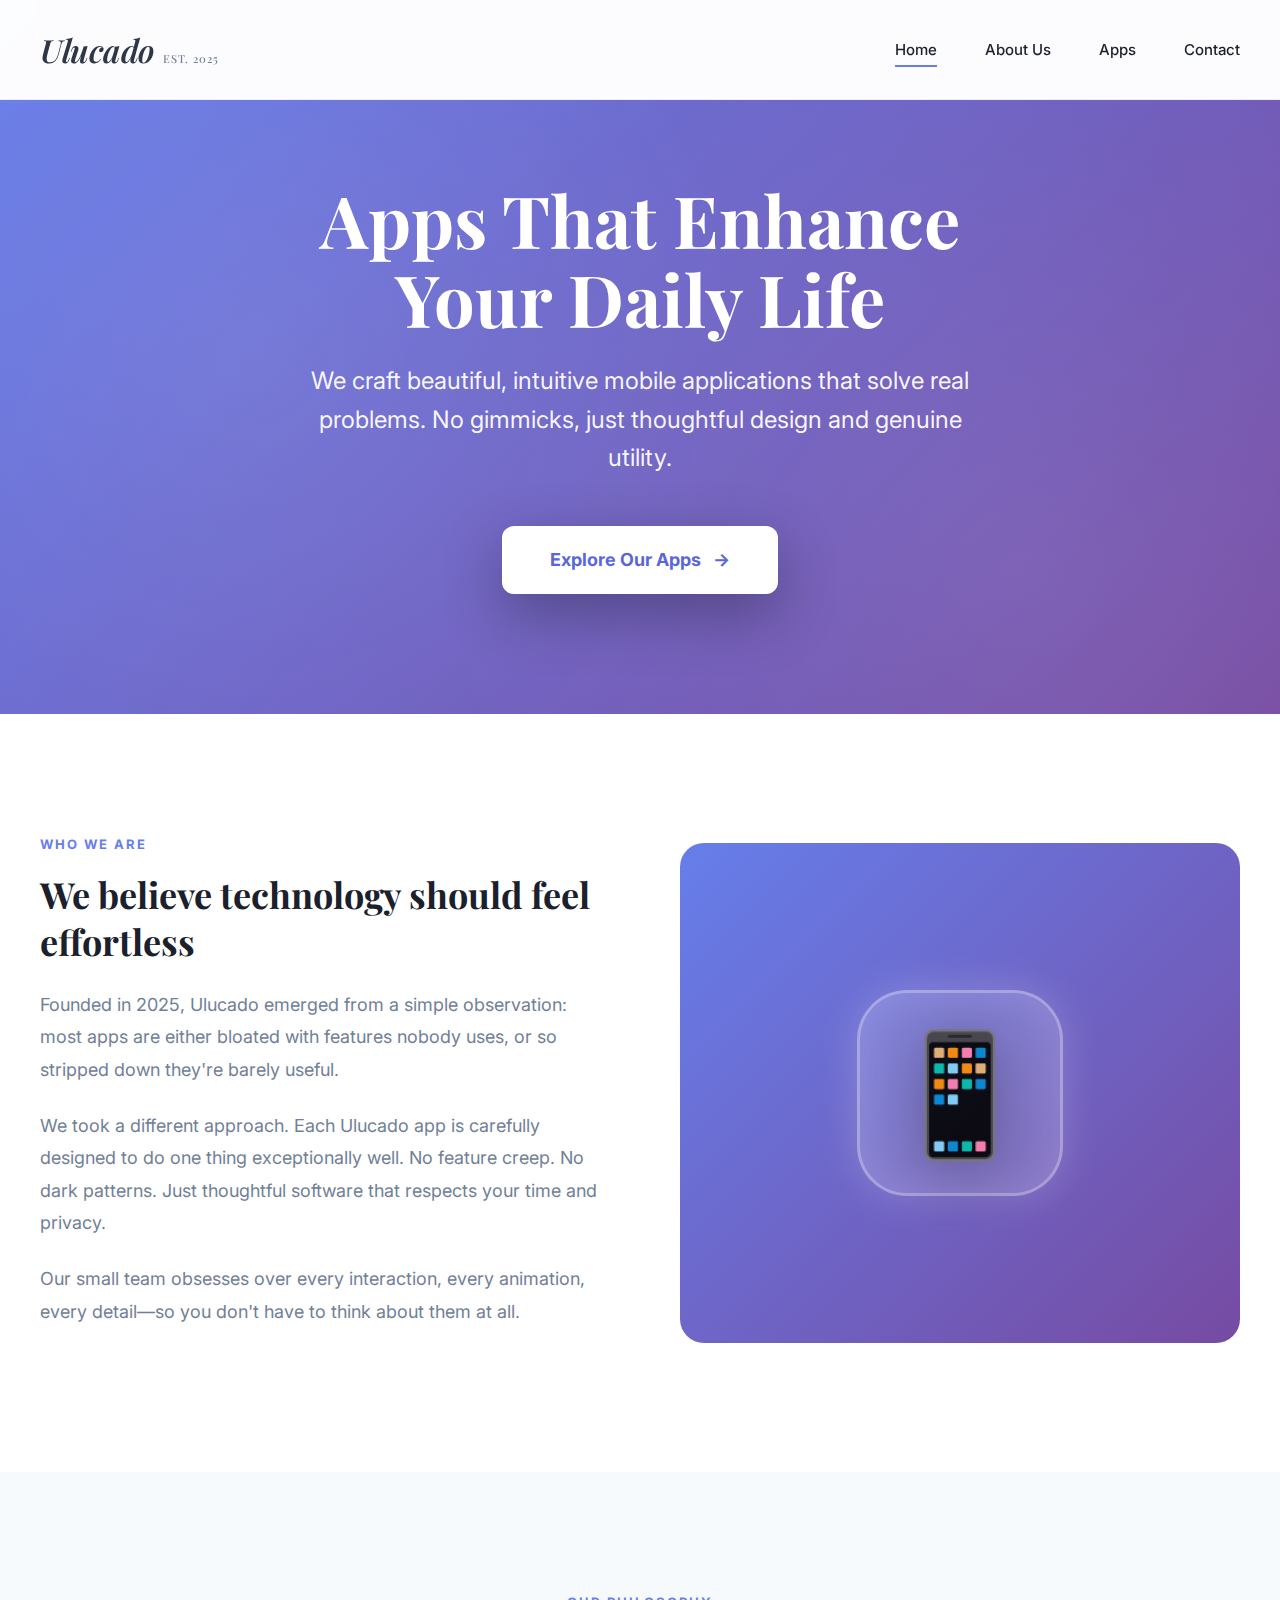
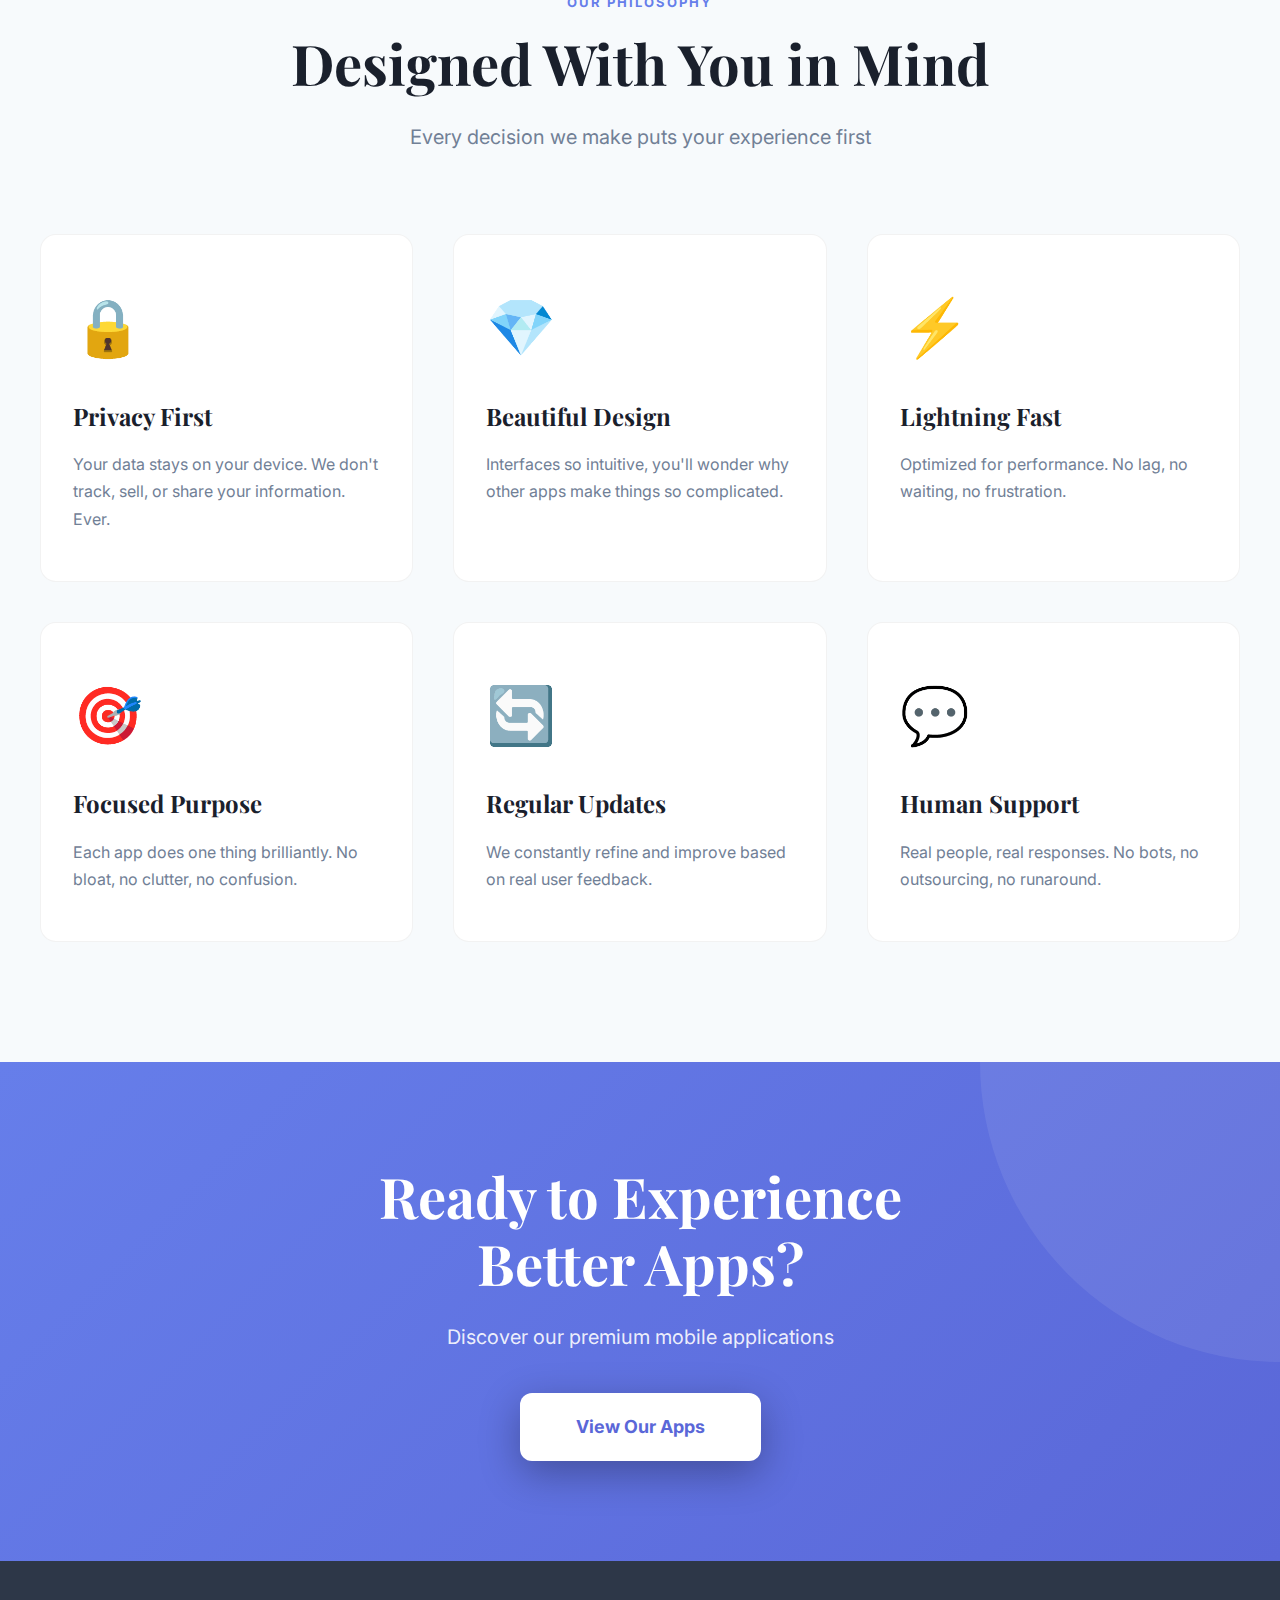
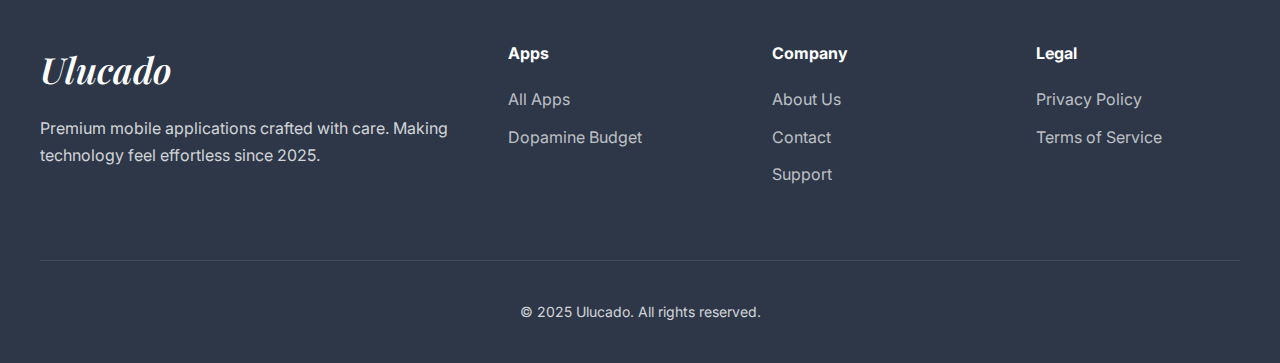
<file: ulucado-website/index-4.html>
<!DOCTYPE html>
<html lang="en">
<head>
    <meta charset="UTF-8">
    <meta name="viewport" content="width=device-width, initial-scale=1.0">
    <title>Ulucado - Premium Mobile Apps</title>
    <link rel="preconnect" href="https://fonts.googleapis.com">
    <link rel="preconnect" href="https://fonts.gstatic.com" crossorigin>
    <link href="https://fonts.googleapis.com/css2?family=Playfair+Display:ital,wght@0,400;0,600;0,700;1,400;1,600;1,700&family=Inter:wght@300;400;500;600;700;800&family=Orbitron:wght@400;500;700;900&family=Rajdhani:wght@300;400;500;600;700&display=swap" rel="stylesheet">
    <link rel="stylesheet" href="styles.css">
    <style>
        /* Additional Mobile Fixes for Better Responsiveness */
        
        /* Hamburger Menu Button */
        .hamburger {
            display: none;
            flex-direction: column;
            gap: 5px;
            background: transparent;
            border: none;
            cursor: pointer;
            padding: 8px;
            z-index: 1001;
        }
        
        .hamburger span {
            width: 25px;
            height: 3px;
            background: var(--primary);
            border-radius: 3px;
            transition: all 0.3s ease;
        }
        
        .hamburger.active span:nth-child(1) {
            transform: rotate(45deg) translate(8px, 8px);
        }
        
        .hamburger.active span:nth-child(2) {
            opacity: 0;
        }
        
        .hamburger.active span:nth-child(3) {
            transform: rotate(-45deg) translate(7px, -7px);
        }
        
        /* Fix navigation overflow on mobile */
        @media (max-width: 768px) {
            /* Show hamburger on mobile */
            .hamburger {
                display: flex;
            }
            
            .nav-container {
                padding: 20px 16px;
                flex-wrap: nowrap;
                justify-content: space-between;
            }
            
            /* Mobile menu styling */
            .nav-links {
                position: fixed;
                top: 73px;
                right: -100%;
                width: 250px;
                height: calc(100vh - 73px);
                background: white;
                flex-direction: column;
                padding: 30px 20px;
                gap: 0;
                box-shadow: -2px 0 10px rgba(0,0,0,0.1);
                transition: right 0.3s ease;
                z-index: 1000;
            }
            
            .nav-links.active {
                right: 0;
            }
            
            .nav-links li {
                width: 100%;
                margin-bottom: 20px;
            }
            
            .nav-links a {
                font-size: 16px;
                display: block;
                padding: 12px 0;
                border-bottom: 1px solid rgba(0,0,0,0.05);
            }
            
            .nav-links a.active::after {
                display: none;
            }
            
            .logo {
                font-size: 22px;
            }
            
            /* Dopamine page mobile hamburger menu */
            body:has(#dopamine.active) .hamburger span {
                background: var(--app-cyan);
            }
            
            body:has(#dopamine.active) .nav-links {
                background: var(--dark-bg);
                border-left: 2px solid var(--app-cyan);
            }
            
            body:has(#dopamine.active) .nav-links a {
                color: #fff !important;
                border-bottom: 1px solid rgba(107,127,215,0.2);
            }
            
            /* Fix dopamine hero heading overflow */
            #dopamine .dopamine-hero {
                padding: 120px 16px 60px 16px;
                overflow-x: hidden;
            }
            
            #dopamine .dopamine-hero-content h1 {
                font-size: 28px !important;
                line-height: 1.2 !important;
                word-wrap: break-word;
                overflow-wrap: break-word;
                max-width: 100%;
                padding: 0;
                margin-bottom: 20px;
            }
            
            #dopamine .dopamine-hero-content p {
                font-size: 16px;
                line-height: 1.5;
                padding: 0 8px;
            }
            
            /* Ensure no horizontal overflow */
            body {
                overflow-x: hidden;
            }
            
            #dopamine {
                overflow-x: hidden;
            }
            
            /* Fix button text wrapping */
            #dopamine .btn-download {
                font-size: 12px;
                padding: 14px 20px;
                white-space: normal;
                text-align: center;
            }
            
            #dopamine .download-buttons {
                padding: 0 8px;
                gap: 12px;
            }
        }
        
        /* Extra small screens */
        @media (max-width: 375px) {
            #dopamine .dopamine-hero-content h1 {
                font-size: 24px !important;
            }
            
            .nav-links {
                gap: 12px;
                font-size: 13px;
            }
        }
    </style>
</head>
<body>
    <!-- Navigation -->
    <nav>
        <div class="nav-container">
            <div class="logo" onclick="showPage('home')">
                <span>Ulucado</span>
                <span class="est">EST. 2025</span>
            </div>
            
            <!-- Hamburger Menu Button -->
            <button class="hamburger" id="hamburger" aria-label="Menu">
                <span></span>
                <span></span>
                <span></span>
            </button>
            
            <!-- Navigation Links -->
            <ul class="nav-links" id="nav-links">
                <li><a onclick="showPage('home'); closeMenu();" class="active" id="nav-home">Home</a></li>
                <li><a onclick="showPage('about'); closeMenu();" id="nav-about">About Us</a></li>
                <li><a onclick="showPage('apps'); closeMenu();" id="nav-apps">Apps</a></li>
                <li><a href="contact/" onclick="closeMenu();">Contact</a></li>
            </ul>
        </div>
    </nav>

    <!-- HOME PAGE -->
    <div id="home" class="page active">
        <!-- Hero Section -->
        <section class="hero">
            <div class="hero-container">
                <h1>Apps That Enhance<br>Your Daily Life</h1>
                <p>We craft beautiful, intuitive mobile applications that solve real problems. No gimmicks, just thoughtful design and genuine utility.</p>
                <a onclick="showPage('apps')" class="hero-cta">
                    Explore Our Apps
                    <span>→</span>
                </a>
            </div>
        </section>

        <!-- About Section -->
        <section class="section">
            <div class="container">
                <div class="about-grid">
                    <div class="about-content">
                        <div class="section-label">Who We Are</div>
                        <h3>We believe technology should feel effortless</h3>
                        <p>Founded in 2025, Ulucado emerged from a simple observation: most apps are either bloated with features nobody uses, or so stripped down they're barely useful.</p>
                        <p>We took a different approach. Each Ulucado app is carefully designed to do one thing exceptionally well. No feature creep. No dark patterns. Just thoughtful software that respects your time and privacy.</p>
                        <p>Our small team obsesses over every interaction, every animation, every detail—so you don't have to think about them at all.</p>
                    </div>
                    <div class="about-visual"></div>
                </div>
            </div>
        </section>

        <!-- Philosophy Section -->
        <section class="section section-alt">
            <div class="container">
                <div class="section-header">
                    <div class="section-label">Our Philosophy</div>
                    <h2 class="section-title">Designed With You in Mind</h2>
                    <p class="section-subtitle">Every decision we make puts your experience first</p>
                </div>
                <div class="features-grid">
                    <div class="feature-card">
                        <span class="feature-icon">🔒</span>
                        <h3>Privacy First</h3>
                        <p>Your data stays on your device. We don't track, sell, or share your information. Ever.</p>
                    </div>
                    <div class="feature-card">
                        <span class="feature-icon">💎</span>
                        <h3>Beautiful Design</h3>
                        <p>Interfaces so intuitive, you'll wonder why other apps make things so complicated.</p>
                    </div>
                    <div class="feature-card">
                        <span class="feature-icon">⚡</span>
                        <h3>Lightning Fast</h3>
                        <p>Optimized for performance. No lag, no waiting, no frustration.</p>
                    </div>
                    <div class="feature-card">
                        <span class="feature-icon">🎯</span>
                        <h3>Focused Purpose</h3>
                        <p>Each app does one thing brilliantly. No bloat, no clutter, no confusion.</p>
                    </div>
                    <div class="feature-card">
                        <span class="feature-icon">🔄</span>
                        <h3>Regular Updates</h3>
                        <p>We constantly refine and improve based on real user feedback.</p>
                    </div>
                    <div class="feature-card">
                        <span class="feature-icon">💬</span>
                        <h3>Human Support</h3>
                        <p>Real people, real responses. No bots, no outsourcing, no runaround.</p>
                    </div>
                </div>
            </div>
        </section>

        <!-- CTA Section -->
        <section class="cta-section">
            <div class="cta-content">
                <h2>Ready to Experience<br>Better Apps?</h2>
                <p>Discover our premium mobile applications</p>
                <a onclick="showPage('apps')" class="cta-button">View Our Apps</a>
            </div>
        </section>
    </div>

    <!-- ABOUT US PAGE -->
    <div id="about" class="page">
        <section class="hero">
            <div class="hero-container">
                <h1>About Ulucado</h1>
                <p>A small team with big ideas about what apps should be</p>
            </div>
        </section>

        <section class="section">
            <div class="container">
                <div class="about-grid">
                    <div class="about-content">
                        <div class="section-label">Our Story</div>
                        <h3>Built by people who care</h3>
                        <p>Ulucado was founded in 2025 out of frustration with the state of mobile apps. We were tired of bloated software designed to be addictive rather than helpful.</p>
                        <p>So we built our first app: Dopamine Budget. A tool to help people manage their dopamine levels and build healthier digital habits. The response was overwhelming.</p>
                        <p>That gave us the confidence to keep going. Today, we're a small team united by a simple belief: technology should serve people, not the other way around.</p>
                    </div>
                    <div class="about-visual"></div>
                </div>
            </div>
        </section>

        <section class="section section-alt">
            <div class="container">
                <div class="section-header">
                    <div class="section-label">Our Values</div>
                    <h2 class="section-title">What We Stand For</h2>
                </div>
                <div class="features-grid">
                    <div class="feature-card">
                        <span class="feature-icon">🎯</span>
                        <h3>Focus</h3>
                        <p>We say no to 99% of feature requests. Every app does one thing exceptionally well.</p>
                    </div>
                    <div class="feature-card">
                        <span class="feature-icon">🤝</span>
                        <h3>Honesty</h3>
                        <p>No dark patterns. No manipulative design. We're transparent about what our apps do.</p>
                    </div>
                    <div class="feature-card">
                        <span class="feature-icon">🌱</span>
                        <h3>Sustainability</h3>
                        <p>We build for the long term. Fair pricing means we can keep improving for years.</p>
                    </div>
                </div>
            </div>
        </section>

        <section class="cta-section">
            <div class="cta-content">
                <h2>Want to Work With Us?</h2>
                <p>We're always looking for talented people who share our values</p>
                <a href="#" class="cta-button">View Open Positions</a>
            </div>
        </section>
    </div>

    <!-- APPS PAGE -->
    <div id="apps" class="page">
        <section class="hero">
            <div class="hero-container">
                <h1>Our Apps</h1>
                <p>Premium applications designed with care and precision</p>
            </div>
        </section>

        <section class="section">
            <div class="container">
                <div class="section-header">
                    <h2 class="section-title">Dopamine Budget</h2>
                    <p class="section-subtitle">Master your dopamine, master your life</p>
                </div>
                <div style="text-align: center; margin-bottom: 60px;">
                    <a onclick="showPage('dopamine')" class="hero-cta">
                        Learn More About Dopamine Budget
                        <span>→</span>
                    </a>
                </div>
            </div>
        </section>

        <section class="section section-alt">
            <div class="container">
                <div class="section-header">
                    <div class="section-label">Coming Soon</div>
                    <h2 class="section-title">More Apps in Development</h2>
                    <p class="section-subtitle">We're working on new tools to enhance your digital wellbeing</p>
                </div>
            </div>
        </section>
    </div>

    <!-- DOPAMINE BUDGET PAGE -->
    <div id="dopamine" class="page">
        <!-- Hero -->
        <section class="dopamine-hero">
            <div class="dopamine-hero-grid">
                <div class="dopamine-hero-content">
                    <h1><span>DOMINATE</span> <span>YOUR</span> <span>DISTRACTIONS</span></h1>
                    <p>The hunter doesn't wait for focus—they seize it. Budget your dopamine. Guard your time. Build sustainable motivation and achieve lasting focus.</p>
                    <div class="download-buttons">
                        <a href="https://apps.apple.com/tr/app/dopamine-budget/id6758577947?l=tr" target="_blank" class="btn-download btn-appstore">
                            📱 Download on App Store
                        </a>
                        <a href="#" class="btn-download btn-playstore" style="opacity: 0.6; cursor: not-allowed;" onclick="return false;">
                            ▶ Get it on Google Play (Coming Soon)
                        </a>
                    </div>
                </div>
                <div class="phone-mockup-container">
                    <div class="phone-mockup">
                        <div class="phone-frame">
                            <div class="phone-screen">
                                <img src="app_1.jpeg" alt="Dopamine Budget App">
                            </div>
                        </div>
                    </div>
                </div>
            </div>
        </section>

        <!-- Introduction -->
        <section class="dopamine-intro">
            <div class="intro-content">
                <h2>What is Dopamine Budget?</h2>
                <p>Dopamine Budget is a revolutionary app that helps you manage your brain's reward system. Think of it as a personal trainer for your motivation—teaching you to build sustainable energy instead of relying on quick dopamine hits.</p>
                <p>In our modern world, we're constantly bombarded with instant gratification: social media notifications, junk food, endless entertainment. These activities drain your "dopamine reservoir," leaving you unmotivated for the things that truly matter.</p>
                <div class="intro-highlight">
                    <p><strong>Dopamine Budget helps you:</strong> Track activities that drain or build your dopamine levels, understand your patterns, and develop healthier habits that lead to sustained focus, energy, and accomplishment.</p>
                </div>
            </div>
        </section>

        <!-- Hunter vs Guardian Modes -->
        <section class="modes-section">
            <div class="container">
                <div class="section-header">
                    <div class="section-label">SELECT YOUR PATH</div>
                    <h2 class="section-title">CHOOSE YOUR COMBAT STYLE</h2>
                    <p class="section-subtitle">Hunter or Guardian—two paths to dopamine dominance</p>
                </div>
                <div class="modes-grid">
                    <div class="mode-card">
                        <div class="mode-icon">🏹</div>
                        <h3 class="mode-title">THE HUNTER</h3>
                        <p class="mode-subtitle">Aggressive Reward System</p>
                        <p class="mode-description">Start at zero. Every victory earns you power. Track your conquests, earn your dopamine through battle. Each task completed is a kill confirmed.</p>
                        <ul class="mode-benefits">
                            <li><strong>⚔️ Earn Credits</strong> through productive combat</li>
                            <li><strong>🎯 Active Tracking</strong> of every conquest</li>
                            <li><strong>🔥 Build Momentum</strong> with streak multipliers</li>
                            <li><strong>💎 Unlock Rewards</strong> as you dominate</li>
                        </ul>
                    </div>
                    <div class="mode-card">
                        <div class="mode-icon">🛡️</div>
                        <h3 class="mode-title">THE GUARDIAN</h3>
                        <p class="mode-subtitle">Defensive Shield System</p>
                        <p class="mode-description">Start with full power. Protect your energy reservoir. Block distractions before they drain you. Master the art of defensive focus.</p>
                        <ul class="mode-benefits">
                            <li><strong>🛡️ Shield Your Focus</strong> from time thieves</li>
                            <li><strong>⚡ Friction Mechanics</strong> block temptations</li>
                            <li><strong>🔒 Preserve Energy</strong> through discipline</li>
                            <li><strong>🌙 Rest Mode</strong> for regeneration</li>
                        </ul>
                    </div>
                </div>
            </div>
        </section>

        <!-- Screenshots Showcase -->
        <section class="screenshots-section">
            <div class="container">
                <div class="section-header">
                    <div class="section-label">COMBAT INTERFACE</div>
                    <h2 class="section-title">BATTLE SCREENS</h2>
                </div>
                <div class="screenshots-grid">
                    <div class="screenshot-item">
                        <div class="screenshot-mockup">
                            <img src="app_2.jpeg" alt="Sleep Mode">
                        </div>
                        <h4 class="screenshot-caption">Sleep Mode</h4>
                        <p class="screenshot-description">Stabilize your nights, upgrade your days with better dopamine balance.</p>
                    </div>
                    <div class="screenshot-item">
                        <div class="screenshot-mockup">
                            <img src="app_3.jpeg" alt="Mental Clarity">
                        </div>
                        <h4 class="screenshot-caption">Clarity</h4>
                        <p class="screenshot-description">Reduce mental fog by managing stimulation and building focus.</p>
                    </div>
                    <div class="screenshot-item">
                        <div class="screenshot-mockup">
                            <img src="app_4.jpeg" alt="Sustainable Energy">
                        </div>
                        <h4 class="screenshot-caption">Energy</h4>
                        <p class="screenshot-description">Trade quick hits for real drive and sustainable motivation.</p>
                    </div>
                </div>
            </div>
        </section>

        <!-- How It Works -->
        <section class="how-it-works">
            <div class="container">
                <div class="section-header">
                    <div class="section-label">Simple Process</div>
                    <h2 class="section-title">How Dopamine Budget Works</h2>
                </div>
                <div class="steps-grid">
                    <div class="step">
                        <div class="step-number">1</div>
                        <h3>Choose Your Mode</h3>
                        <p>Select Hunter (earn dopamine) or Guardian (protect dopamine) based on your approach.</p>
                    </div>
                    <div class="step">
                        <div class="step-number">2</div>
                        <h3>Track Activities</h3>
                        <p>Log what builds you up (exercise, work) and what drains you (social media, junk food).</p>
                    </div>
                    <div class="step">
                        <div class="step-number">3</div>
                        <h3>Monitor Progress</h3>
                        <p>Watch your dopamine reservoir fill or drain throughout the day in real-time.</p>
                    </div>
                    <div class="step">
                        <div class="step-number">4</div>
                        <h3>Build Better Habits</h3>
                        <p>Use insights to make smarter choices and develop sustainable motivation.</p>
                    </div>
                </div>
            </div>
        </section>

        <!-- Arena Section -->
        <section class="section">
            <div class="container">
                <div class="section-header">
                    <h2 class="section-title">YOUR DOPAMINE ARENA</h2>
                </div>
                <div class="about-grid">
                    <div class="screenshot-mockup" style="max-width: 350px; margin: 0 auto;">
                        <img src="app_5.jpeg" alt="Arena Dashboard">
                    </div>
                    <div class="about-content">
                        <p>Track your daily balance with a beautiful, intuitive interface. See your dopamine reservoir in real-time as you log activities throughout the day.</p>
                        <p>Build streaks, monitor your progress, and understand what truly energizes or depletes you. The Arena is your command center for dopamine management.</p>
                    </div>
                </div>
            </div>
        </section>

        <!-- Progress Section -->
        <section class="section section-alt">
            <div class="container">
                <div class="section-header">
                    <h2 class="section-title">BATTLE STATISTICS</h2>
                </div>
                <div class="about-grid">
                    <div class="about-content">
                        <p>See your dopamine patterns over time with comprehensive analytics. Track your weekly net dopamine change, current balance, and streak performance.</p>
                        <p>Unlock insights as you build consistency. The Progress view helps you identify patterns and make data-driven improvements to your habits.</p>
                    </div>
                    <div class="screenshot-mockup" style="max-width: 350px; margin: 0 auto;">
                        <img src="app_6.jpeg" alt="Progress Tracking">
                    </div>
                </div>
            </div>
        </section>

        <!-- CTA -->
        <section class="cta-section">
            <div class="cta-content">
                <h2>READY FOR COMBAT?</h2>
                <p>Download Dopamine Budget. Choose your path. Dominate your focus.</p>
                <a href="https://apps.apple.com/tr/app/dopamine-budget/id6758577947?l=tr" target="_blank" class="cta-button">ENTER THE ARENA</a>
            </div>
        </section>
    </div>

    <!-- Footer -->
    <footer>
        <div class="footer-content">
            <div>
                <div class="footer-brand">Ulucado</div>
                <p class="footer-tagline">Premium mobile applications crafted with care. Making technology feel effortless since 2025.</p>
            </div>
            <div class="footer-col">
                <h4>Apps</h4>
                <ul class="footer-links">
                    <li><a onclick="showPage('apps')">All Apps</a></li>
                    <li><a onclick="showPage('dopamine')">Dopamine Budget</a></li>
                </ul>
            </div>
            <div class="footer-col">
                <h4>Company</h4>
                <ul class="footer-links">
                    <li><a onclick="showPage('about')">About Us</a></li>
                    <li><a href="contact/">Contact</a></li>
                    <li><a href="#">Support</a></li>
                </ul>
            </div>
            <div class="footer-col">
                <h4>Legal</h4>
                <ul class="footer-links">
                    <li><a href="privacypolicy/">Privacy Policy</a></li>
                    <li><a href="#">Terms of Service</a></li>
                </ul>
            </div>
        </div>
        <div class="footer-bottom">
            <p>© 2025 Ulucado. All rights reserved.</p>
        </div>
    </footer>

    <script>
        function showPage(pageId) {
            // Hide all pages
            document.querySelectorAll('.page').forEach(page => {
                page.classList.remove('active');
            });
            
            // Show selected page
            const page = document.getElementById(pageId);
            if (page) {
                page.classList.add('active');
            } else {
                return; // Exit if page doesn't exist
            }
            
            // Update nav active state
            document.querySelectorAll('.nav-links a').forEach(link => {
                link.classList.remove('active');
            });
            const navLink = document.getElementById('nav-' + pageId);
            if (navLink) {
                navLink.classList.add('active');
            }
            
            // Change logo based on page
            const logo = document.querySelector('.logo span:first-child');
            const est = document.querySelector('.est');
            
            if (pageId === 'dopamine') {
                logo.textContent = 'DOPAMINE BUDGET';
                if (est) est.style.display = 'none';
            } else {
                logo.textContent = 'Ulucado';
                if (est) est.style.display = 'block';
            }
            
            // Update hash if it's not already set to this pageId
            if (window.location.hash !== '#' + pageId) {
                // Use replaceState if we want to avoid cluttering history for some reason,
                // but usually pushState (default behavior of setting hash) is better for navigation.
                // However, setting hash here might be redundant if triggered by hashchange.
                // But since nav clicks call this, we want to update hash.
                history.pushState(null, null, '#' + pageId);
            }

            // Scroll to top
            window.scrollTo({ top: 0, behavior: 'smooth' });
        }

        // Handle initial load from hash
        window.addEventListener('load', () => {
            const hash = window.location.hash.slice(1);
            if (hash && document.getElementById(hash)) {
                showPage(hash);
            }
        });

        // Handle hash change (Back/Forward buttons)
        window.addEventListener('hashchange', () => {
            const hash = window.location.hash.slice(1);
            if (hash && document.getElementById(hash)) {
                showPage(hash);
            } else if (!hash) {
                showPage('home');
            }
        });
        
        // Hamburger Menu Toggle
        const hamburger = document.getElementById('hamburger');
        const navLinks = document.getElementById('nav-links');
        
        hamburger.addEventListener('click', () => {
            hamburger.classList.toggle('active');
            navLinks.classList.toggle('active');
        });
        
        // Close menu function
        function closeMenu() {
            hamburger.classList.remove('active');
            navLinks.classList.remove('active');
        }
        
        // Close menu when clicking outside
        document.addEventListener('click', (e) => {
            if (!hamburger.contains(e.target) && !navLinks.contains(e.target)) {
                closeMenu();
            }
        });
    </script>
</body>
</html>
</file>
<file: styles.css>
* {
    margin: 0;
    padding: 0;
    box-sizing: border-box;
}

:root {
    --primary: #2D3748;
    --purple: #667eea;
    --purple-dark: #5a67d8;
    --blue: #4299e1;
    --pink: #ed64a6;
    --text: #1A202C;
    --text-light: #718096;
    --bg: #F7FAFC;
    --white: #FFFFFF;

    /* App-consistent colors for Dopamine page - muted purplish-cyan */
    --app-cyan: #6b7fd7;
    --app-teal: #5a67c4;
    --app-red: #ef4444;
    --app-purple: #8b7fc7;
    --dark-bg: #0f172a;
    --darker-bg: #020617;
    --card-bg: #1e293b;
}

body {
    font-family: 'Inter', sans-serif;
    color: var(--text);
    background: var(--white);
    line-height: 1.6;
    overflow-x: hidden;
}

/* Navigation */
nav {
    position: fixed;
    top: 0;
    left: 0;
    right: 0;
    background: rgba(255, 255, 255, 0.98);
    backdrop-filter: blur(10px);
    z-index: 1000;
    border-bottom: 1px solid rgba(0,0,0,0.06);
}

.nav-container {
    max-width: 1400px;
    margin: 0 auto;
    padding: 24px 40px;
    display: flex;
    justify-content: space-between;
    align-items: center;
}

.logo {
    font-family: 'Playfair Display', serif;
    font-size: 32px;
    font-weight: 600;
    font-style: italic;
    color: var(--primary);
    letter-spacing: -0.5px;
    cursor: pointer;
    display: flex;
    align-items: baseline;
    gap: 8px;
}

.est {
    font-size: 11px;
    font-style: normal;
    color: var(--text-light);
    font-weight: 500;
    letter-spacing: 1px;
}

.nav-links {
    display: flex;
    gap: 48px;
    list-style: none;
    align-items: center;
}

.nav-links a {
    color: var(--text);
    text-decoration: none;
    font-weight: 500;
    font-size: 15px;
    transition: color 0.3s ease;
    cursor: pointer;
    position: relative;
}

.nav-links a:hover {
    color: var(--purple);
}

.nav-links a.active::after {
    content: '';
    position: absolute;
    bottom: -8px;
    left: 0;
    right: 0;
    height: 2px;
    background: var(--purple);
}

/* Page Container */
.page {
    display: none;
    animation: fadeIn 0.5s ease-in;
}

.page.active {
    display: block;
}

@keyframes fadeIn {
    from { opacity: 0; transform: translateY(20px); }
    to { opacity: 1; transform: translateY(0); }
}

/* Hero Section */
.hero {
    padding: 180px 40px 120px;
    background: linear-gradient(135deg, #667eea 0%, #764ba2 100%);
    position: relative;
    overflow: hidden;
}

.hero::before {
    content: '';
    position: absolute;
    top: 0;
    left: 0;
    right: 0;
    bottom: 0;
    background:
        radial-gradient(circle at 20% 50%, rgba(255,255,255,0.08) 0%, transparent 50%),
        radial-gradient(circle at 80% 80%, rgba(255,255,255,0.08) 0%, transparent 50%);
    animation: pulse 8s ease-in-out infinite;
}

@keyframes pulse {
    0%, 100% { opacity: 0.5; }
    50% { opacity: 1; }
}

.hero-container {
    max-width: 1200px;
    margin: 0 auto;
    position: relative;
    z-index: 1;
    text-align: center;
}

.hero h1 {
    font-family: 'Playfair Display', serif;
    font-size: 72px;
    font-weight: 700;
    color: white;
    margin-bottom: 24px;
    line-height: 1.1;
}

.hero p {
    font-size: 24px;
    color: rgba(255,255,255,0.95);
    max-width: 700px;
    margin: 0 auto 48px;
    line-height: 1.6;
}

.hero-cta {
    display: inline-flex;
    align-items: center;
    gap: 12px;
    background: white;
    color: var(--purple-dark);
    padding: 20px 48px;
    border-radius: 12px;
    font-weight: 700;
    font-size: 18px;
    text-decoration: none;
    box-shadow: 0 20px 60px rgba(0,0,0,0.3);
    transition: all 0.4s cubic-bezier(0.4, 0, 0.2, 1);
    cursor: pointer;
}

.hero-cta:hover {
    transform: translateY(-4px);
    box-shadow: 0 30px 80px rgba(0,0,0,0.4);
}

/* Section Styles */
.section {
    padding: 120px 40px;
}

.section-alt {
    background: var(--bg);
}

.container {
    max-width: 1200px;
    margin: 0 auto;
}

.section-header {
    text-align: center;
    max-width: 800px;
    margin: 0 auto 80px;
}

.section-label {
    color: var(--purple);
    font-weight: 700;
    font-size: 13px;
    text-transform: uppercase;
    letter-spacing: 2px;
    margin-bottom: 16px;
}

.section-title {
    font-family: 'Playfair Display', serif;
    font-size: 56px;
    font-weight: 700;
    margin-bottom: 24px;
    line-height: 1.2;
}

.section-subtitle {
    font-size: 20px;
    color: var(--text-light);
    line-height: 1.7;
}

/* About Grid */
.about-grid {
    display: grid;
    grid-template-columns: 1fr 1fr;
    gap: 80px;
    align-items: center;
}

.about-content h3 {
    font-family: 'Playfair Display', serif;
    font-size: 36px;
    font-weight: 700;
    margin-bottom: 24px;
    line-height: 1.3;
}

.about-content p {
    font-size: 18px;
    line-height: 1.8;
    color: var(--text-light);
    margin-bottom: 24px;
}

.about-visual {
    background: linear-gradient(135deg, #667eea, #764ba2);
    height: 500px;
    border-radius: 24px;
    position: relative;
    overflow: hidden;
    display: flex;
    align-items: center;
    justify-content: center;
}

.about-visual::before {
    content: '';
    position: absolute;
    width: 200px;
    height: 200px;
    background: rgba(255,255,255,0.15);
    border-radius: 50px;
    border: 3px solid rgba(255,255,255,0.3);
    box-shadow:
        0 0 40px rgba(255,255,255,0.2),
        inset 0 0 40px rgba(255,255,255,0.1);
}

.about-visual::after {
    content: '📱';
    position: absolute;
    font-size: 120px;
    opacity: 0.9;
    filter: drop-shadow(0 10px 30px rgba(0,0,0,0.3));
}

/* Features Grid */
.features-grid {
    display: grid;
    grid-template-columns: repeat(3, 1fr);
    gap: 40px;
}

.feature-card {
    padding: 48px 32px;
    background: white;
    border-radius: 16px;
    border: 1px solid rgba(0,0,0,0.05);
    transition: all 0.4s cubic-bezier(0.4, 0, 0.2, 1);
}

.feature-card:hover {
    transform: translateY(-8px);
    box-shadow: 0 20px 60px rgba(0,0,0,0.1);
    border-color: var(--purple);
}

.feature-icon {
    font-size: 56px;
    margin-bottom: 24px;
    display: block;
}

.feature-card h3 {
    font-family: 'Playfair Display', serif;
    font-size: 24px;
    font-weight: 700;
    margin-bottom: 16px;
}

.feature-card p {
    color: var(--text-light);
    line-height: 1.7;
}

/* Dopamine Hero - Different Style */
.dopamine-hero {
    background: linear-gradient(135deg, #667eea 0%, #764ba2 50%, #f093fb 100%);
    padding: 180px 40px 100px;
}

.dopamine-hero-grid {
    display: grid;
    grid-template-columns: 1.2fr 1fr;
    gap: 80px;
    align-items: center;
    max-width: 1400px;
    margin: 0 auto;
}

.dopamine-hero-content h1 {
    font-family: 'Playfair Display', serif;
    font-size: 64px;
    font-weight: 700;
    color: white;
    margin-bottom: 24px;
    line-height: 1.1;
    text-align: left;
}

.dopamine-hero-content p {
    font-size: 22px;
    color: rgba(255,255,255,0.95);
    margin-bottom: 40px;
    line-height: 1.7;
    text-align: left;
}

.download-buttons {
    display: flex;
    gap: 16px;
    flex-wrap: wrap;
}

.btn-download {
    display: inline-flex;
    align-items: center;
    gap: 10px;
    padding: 18px 36px;
    border-radius: 12px;
    font-weight: 700;
    font-size: 16px;
    text-decoration: none;
    transition: all 0.3s ease;
    cursor: pointer;
}

.btn-appstore {
    background: white;
    color: var(--purple-dark);
    box-shadow: 0 12px 40px rgba(0,0,0,0.2);
}

.btn-playstore {
    background: rgba(255,255,255,0.15);
    color: white;
    border: 2px solid white;
}

.btn-download:hover {
    transform: translateY(-4px);
}

/* Phone Mockup */
.phone-mockup-container {
    position: relative;
    text-align: center;
}

.phone-mockup {
    width: 100%;
    max-width: 320px;
    margin: 0 auto;
    position: relative;
}

.phone-frame {
    position: relative;
    padding: 16px;
    background: linear-gradient(145deg, #2D3748, #1A202C);
    border-radius: 48px;
    box-shadow:
        0 30px 90px rgba(0,0,0,0.4),
        inset 0 2px 10px rgba(255,255,255,0.1);
}

.phone-screen {
    border-radius: 36px;
    overflow: hidden;
    background: #000;
}

.phone-screen img {
    width: 100%;
    height: auto;
    display: block;
}

/* Dopamine Features */
.dopamine-intro {
    background: white;
    padding: 100px 40px;
}

.intro-content {
    max-width: 900px;
    margin: 0 auto;
    text-align: center;
}

.intro-content h2 {
    font-family: 'Playfair Display', serif;
    font-size: 48px;
    font-weight: 700;
    margin-bottom: 24px;
    color: var(--primary);
}

.intro-content p {
    font-size: 20px;
    line-height: 1.8;
    color: var(--text-light);
    margin-bottom: 20px;
}

.intro-highlight {
    background: linear-gradient(135deg, rgba(102,126,234,0.1), rgba(118,75,162,0.1));
    padding: 32px;
    border-radius: 16px;
    border-left: 4px solid var(--purple);
    margin: 40px 0;
}

.intro-highlight p {
    font-size: 18px;
    color: var(--text);
    font-weight: 500;
}

/* Hunter vs Guardian */
.modes-section {
    background: var(--bg);
    padding: 100px 40px;
}

.modes-grid {
    display: grid;
    grid-template-columns: 1fr 1fr;
    gap: 40px;
    max-width: 1200px;
    margin: 60px auto 0;
}

.mode-card {
    background: white;
    padding: 60px 40px;
    border-radius: 24px;
    text-align: center;
    border: 2px solid transparent;
    transition: all 0.4s ease;
}

.mode-card:hover {
    border-color: var(--purple);
    transform: translateY(-8px);
    box-shadow: 0 20px 60px rgba(102,126,234,0.15);
}

.mode-icon {
    font-size: 80px;
    margin-bottom: 24px;
}

.mode-title {
    font-family: 'Playfair Display', serif;
    font-size: 36px;
    font-weight: 700;
    margin-bottom: 16px;
    color: var(--primary);
}

.mode-subtitle {
    font-size: 16px;
    color: var(--purple);
    font-weight: 600;
    text-transform: uppercase;
    letter-spacing: 1px;
    margin-bottom: 24px;
}

.mode-description {
    font-size: 17px;
    line-height: 1.7;
    color: var(--text-light);
    margin-bottom: 32px;
}

.mode-benefits {
    text-align: left;
    background: var(--bg);
    padding: 24px;
    border-radius: 12px;
}

.mode-benefits li {
    margin-bottom: 12px;
    color: var(--text-light);
    line-height: 1.6;
}

/* Screenshots Showcase */
.screenshots-section {
    padding: 100px 40px;
    background: white;
}

.screenshots-grid {
    display: grid;
    grid-template-columns: repeat(3, 1fr);
    gap: 40px;
    max-width: 1200px;
    margin: 60px auto 0;
}

.screenshot-item {
    text-align: center;
}

.screenshot-mockup {
    background: linear-gradient(145deg, #2D3748, #1A202C);
    padding: 12px;
    border-radius: 36px;
    box-shadow: 0 20px 60px rgba(0,0,0,0.3);
    margin-bottom: 24px;
}

.screenshot-mockup img {
    width: 100%;
    border-radius: 28px;
    display: block;
}

.screenshot-caption {
    font-weight: 600;
    color: var(--primary);
    margin-bottom: 8px;
    font-size: 18px;
}

.screenshot-description {
    font-size: 14px;
    color: var(--text-light);
    line-height: 1.6;
}

/* How It Works */
.how-it-works {
    background: linear-gradient(135deg, rgba(102,126,234,0.05), rgba(118,75,162,0.05));
    padding: 100px 40px;
}

.steps-grid {
    display: grid;
    grid-template-columns: repeat(4, 1fr);
    gap: 32px;
    max-width: 1200px;
    margin: 60px auto 0;
}

.step {
    text-align: center;
    padding: 32px 20px;
}

.step-number {
    width: 60px;
    height: 60px;
    background: linear-gradient(135deg, var(--purple), var(--purple-dark));
    border-radius: 50%;
    display: flex;
    align-items: center;
    justify-content: center;
    margin: 0 auto 24px;
    color: white;
    font-size: 24px;
    font-weight: 800;
}

.step h3 {
    font-family: 'Playfair Display', serif;
    font-size: 20px;
    font-weight: 700;
    margin-bottom: 12px;
}

.step p {
    font-size: 15px;
    color: var(--text-light);
    line-height: 1.6;
}

/* CTA Section */
.cta-section {
    background: linear-gradient(135deg, var(--purple) 0%, var(--purple-dark) 100%);
    padding: 100px 40px;
    text-align: center;
    position: relative;
    overflow: hidden;
}

.cta-section::before {
    content: '';
    position: absolute;
    width: 600px;
    height: 600px;
    border-radius: 50%;
    background: rgba(255,255,255,0.08);
    top: -300px;
    right: -300px;
}

.cta-content {
    position: relative;
    z-index: 1;
    max-width: 800px;
    margin: 0 auto;
}

.cta-section h2 {
    font-family: 'Playfair Display', serif;
    font-size: 56px;
    font-weight: 700;
    color: white;
    margin-bottom: 24px;
    line-height: 1.2;
}

.cta-section p {
    font-size: 20px;
    color: rgba(255,255,255,0.9);
    margin-bottom: 40px;
}

.cta-button {
    display: inline-block;
    background: white;
    color: var(--purple-dark);
    padding: 20px 56px;
    border-radius: 12px;
    font-weight: 700;
    font-size: 18px;
    text-decoration: none;
    box-shadow: 0 12px 40px rgba(0,0,0,0.3);
    transition: all 0.3s ease;
    cursor: pointer;
}

.cta-button:hover {
    transform: translateY(-4px);
    box-shadow: 0 16px 60px rgba(0,0,0,0.4);
}

/* Footer */
footer {
    background: var(--primary);
    color: rgba(255,255,255,0.8);
    padding: 80px 40px 40px;
}

.footer-content {
    max-width: 1200px;
    margin: 0 auto;
    display: grid;
    grid-template-columns: 2fr 1fr 1fr 1fr;
    gap: 60px;
    margin-bottom: 60px;
}

.footer-brand {
    font-family: 'Playfair Display', serif;
    font-size: 36px;
    font-weight: 600;
    font-style: italic;
    color: white;
    margin-bottom: 16px;
}

.footer-tagline {
    font-size: 16px;
    line-height: 1.7;
}

.footer-col h4 {
    color: white;
    font-weight: 700;
    margin-bottom: 20px;
    font-size: 16px;
}

.footer-links {
    list-style: none;
}

.footer-links li {
    margin-bottom: 12px;
}

.footer-links a {
    color: rgba(255,255,255,0.7);
    text-decoration: none;
    transition: color 0.3s ease;
    cursor: pointer;
}

.footer-links a:hover {
    color: white;
}

.footer-bottom {
    max-width: 1200px;
    margin: 0 auto;
    padding-top: 40px;
    border-top: 1px solid rgba(255,255,255,0.1);
    text-align: center;
    font-size: 14px;
}

/* Responsive */
@media (max-width: 1024px) {
    .hero h1, .dopamine-hero-content h1 {
        font-size: 48px;
    }

    .section-title {
        font-size: 40px;
    }

    .about-grid, .dopamine-hero-grid {
        grid-template-columns: 1fr;
        gap: 60px;
    }

    .features-grid {
        grid-template-columns: repeat(2, 1fr);
    }

    .modes-grid, .screenshots-grid {
        grid-template-columns: 1fr;
    }

    .steps-grid {
        grid-template-columns: repeat(2, 1fr);
    }

    .footer-content {
        grid-template-columns: 1fr 1fr;
    }
}

/* Dopamine hero mobile adjustments */
@media (max-width: 768px) {
    #dopamine .dopamine-hero {
        padding: 140px 20px 60px 20px;
        overflow-x: hidden;
    }

    #dopamine .dopamine-hero-content h1 {
        font-size: 40px;
        line-height: 1.1;
        margin-bottom: 20px;
        word-wrap: break-word;
        overflow-x: hidden;
    }

    #dopamine .dopamine-hero-content p {
        font-size: 16px;
        line-height: 1.6;
    }

    #dopamine .dopamine-hero-grid {
        padding: 0 10px;
    }
}

@media (max-width: 768px) {
    .nav-links {
        gap: 24px;
    }

    .logo {
        font-size: 24px;
    }

    .hero {
        padding: 140px 24px 80px;
    }

    .hero h1 {
        font-size: 36px;
    }

    /* Dopamine hero specific mobile fixes */
    #dopamine .dopamine-hero {
        padding: 140px 20px 60px 20px;
    }

    #dopamine .dopamine-hero-grid {
        grid-template-columns: 1fr;
        gap: 40px;
        padding: 0;
    }

    #dopamine .dopamine-hero-content {
        padding: 0 10px;
    }

    #dopamine .dopamine-hero-content h1 {
        font-size: 22px;
        line-height: 1.15;
        margin-bottom: 20px;
        word-wrap: break-word;
        overflow-wrap: break-word;
        max-width: calc(100vw - 48px);
        padding: 0 8px;
        letter-spacing: 0px;
        white-space: normal;
    }

    #dopamine .dopamine-hero-content h1 span {
        display: block;
        font-size: 32px;
        line-height: 1.1;
    }

    #dopamine .dopamine-hero-content p {
        font-size: 16px;
        line-height: 1.6;
        margin-bottom: 30px;
    }

    /* Combat cards mobile */
    #dopamine .mode-card {
        padding: 40px 25px;
    }

    #dopamine .mode-icon {
        font-size: 70px;
    }

    #dopamine .mode-title {
        font-size: 28px;
    }

    .section {
        padding: 80px 24px;
    }

    .section-title {
        font-size: 32px;
    }

    .features-grid,
    .screenshots-grid,
    .steps-grid {
        grid-template-columns: 1fr;
    }

    .footer-content {
        grid-template-columns: 1fr;
        gap: 40px;
    }

    .download-buttons {
        flex-direction: column;
        gap: 16px;
        padding: 0 16px;
    }

    .btn-download {
        width: 100%;
        justify-content: center;
        padding: 16px 24px;
        font-size: 14px;
    }

    /* Dopamine page buttons mobile */
    #dopamine .download-buttons {
        flex-direction: column;
        gap: 16px;
        width: 100%;
    }

    #dopamine .btn-download {
        width: 100%;
        padding: 16px 24px;
        font-size: 13px;
        white-space: nowrap;
        overflow: hidden;
        text-overflow: ellipsis;
    }

    #dopamine .section-title {
        font-size: 24px;
    }
}

/* ========================================
   COMBAT THEME - DOPAMINE PAGE ONLY
   ======================================== */

/* Dark background only for dopamine page */
#dopamine {
    background: var(--darker-bg);
    position: relative;
}

#dopamine::before {
    content: '';
    position: absolute;
    top: 0;
    left: 0;
    width: 100%;
    height: 100%;
    background:
        radial-gradient(circle at 20% 30%, rgba(107,127,215,0.03) 0%, transparent 50%),
        radial-gradient(circle at 80% 70%, rgba(191,0,255,0.03) 0%, transparent 50%);
    pointer-events: none;
}

/* Scanline effect for dopamine page */
#dopamine::after {
    content: '';
    position: absolute;
    top: 0;
    left: 0;
    width: 100%;
    height: 100%;
    background: repeating-linear-gradient(
        0deg,
        rgba(0,0,0,0.15) 0px,
        transparent 1px,
        transparent 2px,
        rgba(0,0,0,0.15) 3px
    );
    pointer-events: none;
    opacity: 0.03;
}

/* Combat Hero */
#dopamine .dopamine-hero {
    background: linear-gradient(135deg, var(--darker-bg) 0%, var(--dark-bg) 50%, var(--darker-bg) 100%);
    position: relative;
    overflow: hidden;
}

#dopamine .dopamine-hero::before {
    content: '';
    position: absolute;
    top: 50%;
    left: 50%;
    transform: translate(-50%, -50%);
    width: 800px;
    height: 800px;
    background: radial-gradient(circle, rgba(107,127,215,0.06) 0%, transparent 70%);
    animation: combatPulse 4s ease-in-out infinite;
}

@keyframes combatPulse {
    0%, 100% { transform: translate(-50%, -50%) scale(1); opacity: 0.5; }
    50% { transform: translate(-50%, -50%) scale(1.2); opacity: 0.8; }
}

#dopamine .dopamine-hero-content h1 {
    font-family: 'Orbitron', monospace;
    font-size: 70px;
    font-weight: 900;
    color: #fff;
    text-transform: uppercase;
    letter-spacing: -1px;
    text-shadow:
        0 0 8px rgba(107,127,215,0.3),
        0 2px 8px rgba(0,0,0,0.8);
}

#dopamine .dopamine-hero-content p {
    color: rgba(255,255,255,0.85);
    font-family: 'Rajdhani', sans-serif;
    font-size: 20px;
}

/* Combat Phone Mockup */
#dopamine .phone-mockup-container {
    position: relative;
    animation: float 3s ease-in-out infinite;
}

@keyframes float {
    0%, 100% { transform: translateY(0); }
    50% { transform: translateY(-20px); }
}

#dopamine .phone-mockup::before {
    content: '';
    position: absolute;
    top: 50%;
    left: 50%;
    transform: translate(-50%, -50%);
    width: 500px;
    height: 500px;
    background: radial-gradient(circle, rgba(107,127,215,0.3) 0%, transparent 70%);
    filter: blur(40px);
    animation: auraRotate 8s linear infinite;
}

@keyframes auraRotate {
    0% { transform: translate(-50%, -50%) rotate(0deg) scale(1); }
    50% { transform: translate(-50%, -50%) rotate(180deg) scale(1.2); }
    100% { transform: translate(-50%, -50%) rotate(360deg) scale(1); }
}

#dopamine .phone-frame {
    border: 2px solid var(--app-cyan);
    box-shadow:
        0 0 15px rgba(107,127,215,0.25),
        0 20px 60px rgba(0,0,0,0.8),
        inset 0 0 20px rgba(107,127,215,0.05);
    background: linear-gradient(145deg, var(--card-bg), var(--darker-bg));
}

/* Combat Buttons */
#dopamine .btn-download {
    font-family: 'Orbitron', monospace;
    font-weight: 700;
    text-transform: uppercase;
    letter-spacing: 1px;
    clip-path: polygon(10px 0, 100% 0, 100% calc(100% - 10px), calc(100% - 10px) 100%, 0 100%, 0 10px);
    transition: all 0.3s ease;
    text-shadow: 0 2px 4px rgba(0,0,0,0.3);
}

#dopamine .btn-appstore {
    background: linear-gradient(135deg, #5865f2, #4752c4);
    border: none;
    color: #ffffff;
    box-shadow:
        0 0 10px rgba(107,127,215,0.25),
        0 4px 12px rgba(0,0,0,0.3);
}

#dopamine .btn-appstore:hover {
    background: linear-gradient(135deg, #6b7fd7, #5865f2);
    box-shadow:
        0 0 15px rgba(107,127,215,0.35),
        0 6px 16px rgba(0,0,0,0.4);
    transform: translateY(-4px);
}

#dopamine .btn-playstore {
    background: rgba(255,255,255,0.08);
    border: 2px solid rgba(255,255,255,0.5);
    color: #ffffff;
    box-shadow: 0 0 8px rgba(107,127,215,0.15);
}

#dopamine .btn-playstore:hover {
    background: rgba(255,255,255,0.15);
    border-color: rgba(255,255,255,0.7);
    box-shadow: 0 0 12px rgba(107,127,215,0.25);
    transform: translateY(-4px);
}

/* Combat Sections */
#dopamine .dopamine-intro {
    background: var(--dark-bg);
}

#dopamine .dopamine-intro h2 {
    font-family: 'Orbitron', monospace;
    color: #fff;
    text-shadow: 0 0 20px rgba(107,127,215,0.3);
}

#dopamine .dopamine-intro p {
    color: rgba(255,255,255,0.8);
}

#dopamine .intro-highlight {
    background: linear-gradient(135deg, rgba(107,127,215,0.1), rgba(191,0,255,0.1));
    border-left: 4px solid var(--app-cyan);
    box-shadow: 0 0 20px rgba(107,127,215,0.2);
}

#dopamine .intro-highlight p {
    color: rgba(255,255,255,0.9);
}

/* Combat Mode Cards */
#dopamine .modes-section {
    background: var(--darker-bg);
}

#dopamine .section-header .section-label {
    color: var(--app-cyan);
    font-family: 'Orbitron', monospace;
    text-shadow: 0 0 5px rgba(107,127,215,0.4);
}

#dopamine .section-header .section-title {
    font-family: 'Orbitron', monospace;
    color: #fff;
    text-shadow: 0 0 20px rgba(107,127,215,0.3);
}

#dopamine .section-header .section-subtitle {
    color: rgba(255,255,255,0.7);
}

#dopamine .mode-card {
    background: linear-gradient(145deg, rgba(26,31,46,0.8), rgba(10,14,20,0.9));
    border: 3px solid var(--app-cyan);
    clip-path: polygon(30px 0, 100% 0, 100% calc(100% - 30px), calc(100% - 30px) 100%, 0 100%, 0 30px);
    box-shadow: 0 0 30px rgba(107,127,215,0.3);
    transition: all 0.4s ease;
    position: relative;
    overflow: hidden;
}

#dopamine .mode-card::before {
    content: '';
    position: absolute;
    top: 0;
    left: 0;
    right: 0;
    bottom: 0;
    background: linear-gradient(135deg, transparent, rgba(107,127,215,0.05));
    opacity: 0;
    transition: opacity 0.4s ease;
}

#dopamine .mode-card:hover::before {
    opacity: 1;
}

#dopamine .mode-card:hover {
    box-shadow: 0 0 50px rgba(107,127,215,0.6);
    transform: translateY(-10px);
}

#dopamine .mode-icon {
    font-size: 100px;
    filter: drop-shadow(0 0 20px var(--app-cyan));
}

#dopamine .mode-title {
    font-family: 'Orbitron', monospace;
    color: var(--app-cyan);
    text-shadow: 0 0 8px rgba(107,127,215,0.3);
}

#dopamine .mode-subtitle {
    color: var(--app-cyan);
    font-family: 'Orbitron', monospace;
    font-weight: 700;
}

#dopamine .mode-description {
    color: rgba(255,255,255,0.8);
}

#dopamine .mode-benefits {
    background: rgba(26,31,46,0.6);
}

#dopamine .mode-benefits li {
    color: rgba(255,255,255,0.9);
    border-bottom: 1px solid rgba(107,127,215,0.2);
}

#dopamine .mode-benefits strong {
    color: var(--app-cyan);
}

/* Combat Screenshots */
#dopamine .screenshots-section {
    background: var(--dark-bg);
}

#dopamine .screenshot-mockup {
    background: linear-gradient(145deg, var(--card-bg), var(--dark-bg));
    border: 2px solid var(--app-cyan);
    box-shadow: 0 0 30px rgba(107,127,215,0.3);
    transition: all 0.4s ease;
}

#dopamine .screenshot-mockup:hover {
    box-shadow: 0 0 50px rgba(107,127,215,0.6);
    transform: scale(1.05);
}

#dopamine .screenshot-caption {
    font-family: 'Orbitron', monospace;
    color: var(--app-cyan);
}

#dopamine .screenshot-description {
    color: rgba(255,255,255,0.7);
}

/* Combat How It Works */
#dopamine .how-it-works {
    background: var(--darker-bg);
}

#dopamine .step-number {
    background: linear-gradient(135deg, var(--app-cyan), var(--app-purple));
    box-shadow: 0 0 20px rgba(107,127,215,0.4);
}

#dopamine .step h3 {
    font-family: 'Orbitron', monospace;
    color: var(--app-cyan);
}

#dopamine .step p {
    color: rgba(255,255,255,0.8);
}

/* Combat Arena Section */
#dopamine .section {
    background: var(--dark-bg);
}

#dopamine .section.section-alt {
    background: var(--darker-bg);
}

#dopamine .about-content h3 {
    font-family: 'Orbitron', monospace;
    color: var(--app-cyan);
    text-shadow: 0 0 8px rgba(107,127,215,0.3);
}

#dopamine .about-content p {
    color: rgba(255,255,255,0.8);
}

/* Combat CTA */
#dopamine .cta-section {
    background: linear-gradient(135deg, var(--dark-bg), var(--darker-bg));
    position: relative;
    overflow: hidden;
}

#dopamine .cta-section::before {
    content: '';
    position: absolute;
    top: 0;
    left: -100%;
    width: 200%;
    height: 100%;
    background: linear-gradient(90deg, transparent, rgba(107,127,215,0.1), transparent);
    animation: scan 3s linear infinite;
}

@keyframes scan {
    0% { left: -100%; }
    100% { left: 100%; }
}

#dopamine .cta-section h2 {
    font-family: 'Orbitron', monospace;
    text-shadow: 0 0 12px rgba(107,127,215,0.4);
}

#dopamine .cta-section p {
    color: rgba(255,255,255,0.8);
}

#dopamine .cta-button {
    background: linear-gradient(135deg, #5865f2, #4752c4);
    font-family: 'Orbitron', monospace;
    text-transform: uppercase;
    letter-spacing: 2px;
    color: #ffffff;
    clip-path: polygon(10px 0, 100% 0, 100% calc(100% - 10px), calc(100% - 10px) 100%, 0 100%, 0 10px);
    box-shadow:
        0 0 10px rgba(107,127,215,0.3),
        0 4px 16px rgba(0,0,0,0.4);
    text-shadow: 0 2px 4px rgba(0,0,0,0.3);
}

#dopamine .cta-button:hover {
    background: linear-gradient(135deg, #6b7fd7, #5865f2);
    box-shadow:
        0 0 15px rgba(107,127,215,0.4),
        0 6px 20px rgba(0,0,0,0.5);
}

/* Change logo when on dopamine page */
#dopamine ~ nav .logo,
body:has(#dopamine.active) nav .logo {
    font-family: 'Orbitron', monospace;
    font-style: normal;
    color: var(--app-cyan);
    text-shadow: 0 0 5px rgba(107,127,215,0.4);
    letter-spacing: 3px;
}

/* Change nav background when on dopamine page */
body:has(#dopamine.active) nav {
    background: rgba(10,14,20,0.95);
    border-bottom: 2px solid var(--app-cyan);
    box-shadow: 0 0 20px rgba(107,127,215,0.3);
}

body:has(#dopamine.active) .nav-links a {
    color: #fff;
}

body:has(#dopamine.active) .nav-links a:hover {
    color: var(--app-cyan);
    text-shadow: 0 0 5px rgba(107,127,215,0.4);
}

body:has(#dopamine.active) .nav-links a.active::after {
    background: var(--app-cyan);
    box-shadow: 0 0 10px var(--app-cyan);
}

body:has(#dopamine.active) .est {
    display: none;
}

/* Contact Form Styles */
.contact-form-container {
    max-width: 600px;
    margin: 0 auto;
    background: #fff;
    padding: 40px;
    border-radius: 16px;
    box-shadow: 0 10px 30px rgba(0,0,0,0.05);
    border: 1px solid rgba(0,0,0,0.05);
}

.form-group {
    margin-bottom: 24px;
}

.form-label {
    display: block;
    margin-bottom: 8px;
    font-weight: 600;
    color: var(--primary);
    font-size: 14px;
}

.form-input, .form-textarea {
    width: 100%;
    padding: 12px 16px;
    border: 1px solid #e2e8f0;
    border-radius: 8px;
    font-family: 'Inter', sans-serif;
    font-size: 16px;
    transition: border-color 0.3s ease;
}

.form-input:focus, .form-textarea:focus {
    outline: none;
    border-color: var(--purple);
    box-shadow: 0 0 0 3px rgba(102, 126, 234, 0.1);
}

.form-textarea {
    resize: vertical;
    min-height: 150px;
}

.submit-btn {
    background: linear-gradient(135deg, var(--purple) 0%, var(--purple-dark) 100%);
    color: white;
    border: none;
    padding: 14px 28px;
    border-radius: 8px;
    font-weight: 600;
    font-size: 16px;
    cursor: pointer;
    width: 100%;
    transition: transform 0.2s ease, box-shadow 0.2s ease;
}

.submit-btn:hover {
    transform: translateY(-2px);
    box-shadow: 0 4px 12px rgba(90, 103, 216, 0.3);
}
/* ========================================
   EDUCATIONAL PILLAR SECTIONS
   ======================================== */

/* Pillar Articles */
.dopamine-pillar {
    padding: 80px 40px;
    position: relative;
    z-index: 1;
}

#dopamine .dopamine-pillar {
    background: var(--dark-bg);
}

#dopamine .dopamine-pillar.pillar-alt {
    background: var(--darker-bg);
}

.pillar-content {
    max-width: 900px;
    margin: 0 auto;
}

.pillar-header {
    margin-bottom: 40px;
}

#dopamine .pillar-header .section-label {
    color: var(--app-cyan);
    font-family: 'Orbitron', monospace;
    font-weight: 700;
    font-size: 13px;
    text-transform: uppercase;
    letter-spacing: 2px;
    margin-bottom: 16px;
    text-shadow: 0 0 5px rgba(107,127,215,0.4);
}

#dopamine .pillar-header h2 {
    font-family: 'Playfair Display', serif;
    font-size: 42px;
    font-weight: 700;
    color: #fff;
    line-height: 1.2;
    margin-bottom: 0;
}

.pillar-body p {
    font-size: 18px;
    line-height: 1.9;
    margin-bottom: 24px;
}

#dopamine .pillar-body p {
    color: rgba(255,255,255,0.85);
}

#dopamine .pillar-body strong {
    color: var(--app-cyan);
    font-weight: 600;
}

/* Pillar Steps (Neuroscience section) */
.pillar-steps {
    margin: 40px 0;
}

.pillar-step {
    display: flex;
    gap: 24px;
    margin-bottom: 32px;
    align-items: flex-start;
}

.pillar-step-num {
    flex-shrink: 0;
    width: 48px;
    height: 48px;
    border-radius: 50%;
    display: flex;
    align-items: center;
    justify-content: center;
    font-weight: 800;
    font-size: 20px;
}

#dopamine .pillar-step-num {
    background: linear-gradient(135deg, var(--app-cyan), var(--app-purple));
    color: white;
    box-shadow: 0 0 15px rgba(107,127,215,0.4);
}

.pillar-step h3 {
    font-size: 20px;
    font-weight: 700;
    margin-bottom: 8px;
}

#dopamine .pillar-step h3 {
    color: var(--app-cyan);
    font-family: 'Rajdhani', sans-serif;
    font-size: 22px;
}

.pillar-step p {
    font-size: 16px;
    line-height: 1.7;
    margin-bottom: 0;
}

#dopamine .pillar-step p {
    color: rgba(255,255,255,0.8);
}

/* Signs Grid */
.signs-grid {
    display: grid;
    grid-template-columns: repeat(3, 1fr);
    gap: 24px;
    margin: 40px 0;
}

.sign-card {
    padding: 32px 24px;
    border-radius: 16px;
    text-align: center;
    transition: all 0.3s ease;
}

#dopamine .sign-card {
    background: rgba(26,31,46,0.6);
    border: 1px solid rgba(107,127,215,0.2);
}

#dopamine .sign-card:hover {
    border-color: var(--app-cyan);
    box-shadow: 0 0 20px rgba(107,127,215,0.2);
    transform: translateY(-4px);
}

.sign-icon {
    font-size: 48px;
    display: block;
    margin-bottom: 16px;
}

.sign-card h3 {
    font-size: 18px;
    font-weight: 700;
    margin-bottom: 8px;
}

#dopamine .sign-card h3 {
    color: var(--app-cyan);
    font-family: 'Rajdhani', sans-serif;
    font-size: 20px;
}

.sign-card p {
    font-size: 15px;
    line-height: 1.6;
    margin-bottom: 0;
}

#dopamine .sign-card p {
    color: rgba(255,255,255,0.75);
}

/* Pillar Intro Highlight (reuse existing style) */
#dopamine .dopamine-pillar .intro-highlight {
    background: linear-gradient(135deg, rgba(107,127,215,0.1), rgba(191,0,255,0.1));
    border-left: 4px solid var(--app-cyan);
    box-shadow: 0 0 20px rgba(107,127,215,0.2);
    padding: 32px;
    border-radius: 16px;
    margin: 40px 0 0;
}

#dopamine .dopamine-pillar .intro-highlight p {
    color: rgba(255,255,255,0.9);
    font-size: 17px;
    font-weight: 500;
    margin-bottom: 0;
}

/* ========================================
   STICKY CTA
   ======================================== */
.sticky-cta {
    position: fixed;
    bottom: 24px;
    right: 24px;
    z-index: 999;
    opacity: 0;
    transform: translateY(20px);
    pointer-events: none;
    transition: all 0.4s cubic-bezier(0.4, 0, 0.2, 1);
}

.sticky-cta.visible {
    opacity: 1;
    transform: translateY(0);
    pointer-events: auto;
}

.sticky-cta-inner {
    display: flex;
    align-items: center;
    gap: 16px;
    padding: 14px 20px;
    border-radius: 16px;
    box-shadow: 0 8px 32px rgba(0,0,0,0.4);
}

#dopamine .sticky-cta-inner {
    background: linear-gradient(135deg, rgba(15,23,42,0.97), rgba(30,41,59,0.97));
    border: 1px solid var(--app-cyan);
    backdrop-filter: blur(12px);
}

.sticky-cta-text {
    font-size: 14px;
    font-weight: 500;
}

#dopamine .sticky-cta-text {
    color: rgba(255,255,255,0.9);
    font-family: 'Rajdhani', sans-serif;
    font-size: 15px;
}

.sticky-cta-btn {
    display: inline-flex;
    align-items: center;
    gap: 8px;
    padding: 12px 24px;
    border-radius: 10px;
    font-weight: 700;
    font-size: 13px;
    text-decoration: none;
    text-transform: uppercase;
    letter-spacing: 0.5px;
    transition: all 0.3s ease;
    white-space: nowrap;
}

#dopamine .sticky-cta-btn {
    background: linear-gradient(135deg, #5865f2, #4752c4);
    color: #ffffff;
    font-family: 'Orbitron', monospace;
    box-shadow: 0 0 8px rgba(107,127,215,0.3);
}

#dopamine .sticky-cta-btn:hover {
    background: linear-gradient(135deg, #6b7fd7, #5865f2);
    box-shadow: 0 0 12px rgba(107,127,215,0.5);
    transform: translateY(-2px);
}

/* ========================================
   RESPONSIVE: Educational Pillar
   ======================================== */
@media (max-width: 1024px) {
    .signs-grid {
        grid-template-columns: repeat(2, 1fr);
    }
}

@media (max-width: 768px) {
    .dopamine-pillar {
        padding: 60px 24px;
    }
    
    #dopamine .pillar-header h2 {
        font-size: 28px;
    }
    
    .pillar-body p {
        font-size: 16px;
    }
    
    .signs-grid {
        grid-template-columns: 1fr;
        gap: 16px;
    }
    
    .sign-card {
        padding: 24px 20px;
    }
    
    .pillar-step {
        flex-direction: column;
        gap: 12px;
    }

    /* Sticky CTA mobile */
    .sticky-cta {
        bottom: 0;
        right: 0;
        left: 0;
        border-radius: 0;
    }

    .sticky-cta-inner {
        border-radius: 0;
        justify-content: space-between;
        padding: 12px 16px;
    }

    #dopamine .sticky-cta-inner {
        border-left: none;
        border-right: none;
        border-bottom: none;
    }
}

/* ========================================
   LEGAL PAGES (Privacy Policy & Terms)
   ======================================== */

/* Legal Hero */
.legal-hero {
    padding: 160px 40px 80px;
    background: linear-gradient(135deg, #667eea 0%, #764ba2 50%, #f093fb 100%);
    position: relative;
    overflow: hidden;
    text-align: center;
}

.legal-hero::before {
    content: '';
    position: absolute;
    top: 0;
    left: 0;
    right: 0;
    bottom: 0;
    background:
        radial-gradient(circle at 20% 50%, rgba(255,255,255,0.1) 0%, transparent 50%),
        radial-gradient(circle at 80% 80%, rgba(255,255,255,0.08) 0%, transparent 50%);
    animation: pulse 8s ease-in-out infinite;
}

.legal-hero::after {
    content: '';
    position: absolute;
    bottom: 0;
    left: 0;
    right: 0;
    height: 120px;
    background: linear-gradient(to top, var(--bg), transparent);
    pointer-events: none;
}

.legal-hero-content {
    position: relative;
    z-index: 1;
    max-width: 800px;
    margin: 0 auto;
}

.legal-hero-badge {
    display: inline-flex;
    align-items: center;
    gap: 8px;
    background: rgba(255,255,255,0.15);
    backdrop-filter: blur(10px);
    padding: 8px 20px;
    border-radius: 50px;
    color: white;
    font-size: 13px;
    font-weight: 600;
    letter-spacing: 2px;
    text-transform: uppercase;
    margin-bottom: 24px;
    border: 1px solid rgba(255,255,255,0.2);
}

.legal-hero-badge .badge-icon {
    font-size: 16px;
}

.legal-hero h1 {
    font-family: 'Playfair Display', serif;
    font-size: 56px;
    font-weight: 700;
    color: white;
    margin-bottom: 16px;
    line-height: 1.1;
    text-shadow: 0 4px 20px rgba(0,0,0,0.15);
}

.legal-hero .legal-updated {
    font-size: 17px;
    color: rgba(255,255,255,0.85);
    font-weight: 400;
}

.legal-hero .legal-updated strong {
    font-weight: 600;
    color: white;
}

/* Legal Layout */
.legal-layout {
    display: grid;
    grid-template-columns: 260px 1fr;
    gap: 60px;
    max-width: 1200px;
    margin: 0 auto;
    padding: 60px 40px 100px;
    background: var(--bg);
}

/* Table of Contents */
.legal-toc {
    position: sticky;
    top: 100px;
    align-self: start;
    max-height: calc(100vh - 120px);
    overflow-y: auto;
    padding-right: 16px;
}

.legal-toc::-webkit-scrollbar {
    width: 3px;
}

.legal-toc::-webkit-scrollbar-thumb {
    background: var(--purple);
    border-radius: 3px;
}

.legal-toc h3 {
    font-family: 'Playfair Display', serif;
    font-size: 18px;
    font-weight: 700;
    color: var(--primary);
    margin-bottom: 20px;
    padding-bottom: 12px;
    border-bottom: 2px solid var(--purple);
}

.legal-toc ul {
    list-style: none;
    padding: 0;
    margin: 0;
}

.legal-toc li {
    margin-bottom: 4px;
}

.legal-toc a {
    display: block;
    padding: 8px 12px;
    color: var(--text-light);
    text-decoration: none;
    font-size: 13px;
    font-weight: 500;
    border-radius: 8px;
    transition: all 0.3s ease;
    line-height: 1.4;
}

.legal-toc a:hover {
    color: var(--purple);
    background: rgba(102,126,234,0.08);
    transform: translateX(4px);
}

.legal-toc a.active {
    color: var(--purple);
    background: rgba(102,126,234,0.12);
    font-weight: 600;
}

/* Legal Content */
.legal-content {
    min-width: 0;
}

.legal-section {
    background: white;
    border-radius: 20px;
    padding: 48px;
    margin-bottom: 32px;
    border: 1px solid rgba(0,0,0,0.06);
    box-shadow: 0 4px 24px rgba(0,0,0,0.04);
    transition: all 0.4s cubic-bezier(0.4, 0, 0.2, 1);
    position: relative;
    overflow: hidden;
}

.legal-section::before {
    content: '';
    position: absolute;
    top: 0;
    left: 0;
    width: 4px;
    height: 100%;
    background: linear-gradient(180deg, var(--purple), var(--purple-dark));
    opacity: 0;
    transition: opacity 0.4s ease;
}

.legal-section:hover {
    box-shadow: 0 8px 40px rgba(102,126,234,0.1);
    border-color: rgba(102,126,234,0.15);
}

.legal-section:hover::before {
    opacity: 1;
}

.legal-section-header {
    display: flex;
    align-items: center;
    gap: 16px;
    margin-bottom: 28px;
}

.legal-section-number {
    width: 44px;
    height: 44px;
    background: linear-gradient(135deg, var(--purple), var(--purple-dark));
    border-radius: 12px;
    display: flex;
    align-items: center;
    justify-content: center;
    color: white;
    font-weight: 800;
    font-size: 18px;
    flex-shrink: 0;
    box-shadow: 0 4px 12px rgba(102,126,234,0.3);
}

.legal-section h2 {
    font-family: 'Playfair Display', serif;
    font-size: 28px;
    font-weight: 700;
    color: var(--primary);
    line-height: 1.3;
    margin: 0;
}

.legal-section h3 {
    font-family: 'Inter', sans-serif;
    font-size: 18px;
    font-weight: 700;
    color: var(--primary);
    margin: 32px 0 12px;
}

.legal-section h4 {
    font-size: 16px;
    font-weight: 700;
    color: var(--text);
    margin: 24px 0 8px;
}

.legal-section p {
    font-size: 16px;
    line-height: 1.8;
    color: var(--text-light);
    margin-bottom: 16px;
}

.legal-section ul,
.legal-section ol {
    margin: 12px 0 16px 24px;
    color: var(--text-light);
}

.legal-section li {
    font-size: 15px;
    line-height: 1.7;
    margin-bottom: 8px;
}

.legal-section a {
    color: var(--purple);
    text-decoration: none;
    font-weight: 500;
    transition: color 0.3s ease;
    border-bottom: 1px solid transparent;
}

.legal-section a:hover {
    color: var(--purple-dark);
    border-bottom-color: var(--purple-dark);
}

.legal-section strong {
    color: var(--text);
    font-weight: 600;
}

/* Legal intro section (no number) */
.legal-section.legal-intro {
    border-left: 4px solid var(--purple);
    background: linear-gradient(135deg, rgba(102,126,234,0.04), rgba(118,75,162,0.04));
}

.legal-section.legal-intro::before {
    display: none;
}

.legal-section.legal-intro p {
    font-size: 17px;
}

/* Legal callout boxes */
.legal-callout {
    background: linear-gradient(135deg, rgba(102,126,234,0.06), rgba(118,75,162,0.06));
    padding: 20px 24px;
    border-radius: 12px;
    border-left: 3px solid var(--purple);
    margin: 16px 0;
}

.legal-callout p {
    margin-bottom: 8px;
    font-size: 15px;
}

.legal-callout p:last-child {
    margin-bottom: 0;
}

/* Legal contact card */
.legal-contact-card {
    display: flex;
    gap: 20px;
    flex-wrap: wrap;
    margin-top: 20px;
}

.legal-contact-item {
    flex: 1;
    min-width: 200px;
    background: var(--bg);
    padding: 20px 24px;
    border-radius: 12px;
    display: flex;
    align-items: center;
    gap: 12px;
    transition: all 0.3s ease;
    text-decoration: none;
    border: 1px solid rgba(0,0,0,0.06);
}

.legal-contact-item:hover {
    border-color: var(--purple);
    transform: translateY(-2px);
    box-shadow: 0 4px 16px rgba(102,126,234,0.1);
}

.legal-contact-icon {
    font-size: 28px;
}

.legal-contact-item span {
    font-size: 14px;
    color: var(--text-light);
    font-weight: 500;
}

.legal-contact-item strong {
    display: block;
    font-size: 15px;
    color: var(--primary);
    margin-bottom: 2px;
}

/* Back to top */
.legal-back-top {
    text-align: center;
    padding: 20px 0 0;
}

.legal-back-top a {
    display: inline-flex;
    align-items: center;
    gap: 8px;
    color: var(--purple);
    text-decoration: none;
    font-weight: 600;
    font-size: 14px;
    padding: 12px 24px;
    border-radius: 50px;
    border: 1px solid rgba(102,126,234,0.2);
    transition: all 0.3s ease;
}

.legal-back-top a:hover {
    background: rgba(102,126,234,0.08);
    border-color: var(--purple);
    transform: translateY(-2px);
}

/* Responsive Legal */
@media (max-width: 1024px) {
    .legal-layout {
        grid-template-columns: 1fr;
        padding: 40px 24px 80px;
    }

    .legal-toc {
        position: static;
        max-height: none;
        display: flex;
        flex-wrap: wrap;
        gap: 8px;
        padding: 20px;
        background: white;
        border-radius: 16px;
        border: 1px solid rgba(0,0,0,0.06);
        box-shadow: 0 2px 12px rgba(0,0,0,0.04);
    }

    .legal-toc h3 {
        width: 100%;
        margin-bottom: 12px;
        padding-bottom: 8px;
    }

    .legal-toc ul {
        display: flex;
        flex-wrap: wrap;
        gap: 4px;
    }

    .legal-toc li {
        margin-bottom: 0;
    }

    .legal-toc a {
        padding: 6px 12px;
        font-size: 12px;
        border: 1px solid rgba(0,0,0,0.06);
        border-radius: 50px;
    }
}

@media (max-width: 768px) {
    .legal-hero {
        padding: 140px 24px 60px;
    }

    .legal-hero h1 {
        font-size: 36px;
    }

    .legal-section {
        padding: 32px 24px;
        border-radius: 16px;
    }

    .legal-section h2 {
        font-size: 22px;
    }

    .legal-section-header {
        gap: 12px;
    }

    .legal-section-number {
        width: 36px;
        height: 36px;
        font-size: 15px;
        border-radius: 10px;
    }

    .legal-contact-card {
        flex-direction: column;
    }
}
</file>
<file: ulucado-website/styles.css>
* {
    margin: 0;
    padding: 0;
    box-sizing: border-box;
}

:root {
    --primary: #2D3748;
    --purple: #667eea;
    --purple-dark: #5a67d8;
    --blue: #4299e1;
    --pink: #ed64a6;
    --text: #1A202C;
    --text-light: #718096;
    --bg: #F7FAFC;
    --white: #FFFFFF;

    /* App-consistent colors for Dopamine page - muted purplish-cyan */
    --app-cyan: #6b7fd7;
    --app-teal: #5a67c4;
    --app-red: #ef4444;
    --app-purple: #8b7fc7;
    --dark-bg: #0f172a;
    --darker-bg: #020617;
    --card-bg: #1e293b;
}

body {
    font-family: 'Inter', sans-serif;
    color: var(--text);
    background: var(--white);
    line-height: 1.6;
    overflow-x: hidden;
}

/* Navigation */
nav {
    position: fixed;
    top: 0;
    left: 0;
    right: 0;
    background: rgba(255, 255, 255, 0.98);
    backdrop-filter: blur(10px);
    z-index: 1000;
    border-bottom: 1px solid rgba(0,0,0,0.06);
}

.nav-container {
    max-width: 1400px;
    margin: 0 auto;
    padding: 24px 40px;
    display: flex;
    justify-content: space-between;
    align-items: center;
}

.logo {
    font-family: 'Playfair Display', serif;
    font-size: 32px;
    font-weight: 600;
    font-style: italic;
    color: var(--primary);
    letter-spacing: -0.5px;
    cursor: pointer;
    display: flex;
    align-items: baseline;
    gap: 8px;
}

.est {
    font-size: 11px;
    font-style: normal;
    color: var(--text-light);
    font-weight: 500;
    letter-spacing: 1px;
}

.nav-links {
    display: flex;
    gap: 48px;
    list-style: none;
    align-items: center;
}

.nav-links a {
    color: var(--text);
    text-decoration: none;
    font-weight: 500;
    font-size: 15px;
    transition: color 0.3s ease;
    cursor: pointer;
    position: relative;
}

.nav-links a:hover {
    color: var(--purple);
}

.nav-links a.active::after {
    content: '';
    position: absolute;
    bottom: -8px;
    left: 0;
    right: 0;
    height: 2px;
    background: var(--purple);
}

/* Page Container */
.page {
    display: none;
    animation: fadeIn 0.5s ease-in;
}

.page.active {
    display: block;
}

@keyframes fadeIn {
    from { opacity: 0; transform: translateY(20px); }
    to { opacity: 1; transform: translateY(0); }
}

/* Hero Section */
.hero {
    padding: 180px 40px 120px;
    background: linear-gradient(135deg, #667eea 0%, #764ba2 100%);
    position: relative;
    overflow: hidden;
}

.hero::before {
    content: '';
    position: absolute;
    top: 0;
    left: 0;
    right: 0;
    bottom: 0;
    background:
        radial-gradient(circle at 20% 50%, rgba(255,255,255,0.08) 0%, transparent 50%),
        radial-gradient(circle at 80% 80%, rgba(255,255,255,0.08) 0%, transparent 50%);
    animation: pulse 8s ease-in-out infinite;
}

@keyframes pulse {
    0%, 100% { opacity: 0.5; }
    50% { opacity: 1; }
}

.hero-container {
    max-width: 1200px;
    margin: 0 auto;
    position: relative;
    z-index: 1;
    text-align: center;
}

.hero h1 {
    font-family: 'Playfair Display', serif;
    font-size: 72px;
    font-weight: 700;
    color: white;
    margin-bottom: 24px;
    line-height: 1.1;
}

.hero p {
    font-size: 24px;
    color: rgba(255,255,255,0.95);
    max-width: 700px;
    margin: 0 auto 48px;
    line-height: 1.6;
}

.hero-cta {
    display: inline-flex;
    align-items: center;
    gap: 12px;
    background: white;
    color: var(--purple-dark);
    padding: 20px 48px;
    border-radius: 12px;
    font-weight: 700;
    font-size: 18px;
    text-decoration: none;
    box-shadow: 0 20px 60px rgba(0,0,0,0.3);
    transition: all 0.4s cubic-bezier(0.4, 0, 0.2, 1);
    cursor: pointer;
}

.hero-cta:hover {
    transform: translateY(-4px);
    box-shadow: 0 30px 80px rgba(0,0,0,0.4);
}

/* Section Styles */
.section {
    padding: 120px 40px;
}

.section-alt {
    background: var(--bg);
}

.container {
    max-width: 1200px;
    margin: 0 auto;
}

.section-header {
    text-align: center;
    max-width: 800px;
    margin: 0 auto 80px;
}

.section-label {
    color: var(--purple);
    font-weight: 700;
    font-size: 13px;
    text-transform: uppercase;
    letter-spacing: 2px;
    margin-bottom: 16px;
}

.section-title {
    font-family: 'Playfair Display', serif;
    font-size: 56px;
    font-weight: 700;
    margin-bottom: 24px;
    line-height: 1.2;
}

.section-subtitle {
    font-size: 20px;
    color: var(--text-light);
    line-height: 1.7;
}

/* About Grid */
.about-grid {
    display: grid;
    grid-template-columns: 1fr 1fr;
    gap: 80px;
    align-items: center;
}

.about-content h3 {
    font-family: 'Playfair Display', serif;
    font-size: 36px;
    font-weight: 700;
    margin-bottom: 24px;
    line-height: 1.3;
}

.about-content p {
    font-size: 18px;
    line-height: 1.8;
    color: var(--text-light);
    margin-bottom: 24px;
}

.about-visual {
    background: linear-gradient(135deg, #667eea, #764ba2);
    height: 500px;
    border-radius: 24px;
    position: relative;
    overflow: hidden;
    display: flex;
    align-items: center;
    justify-content: center;
}

.about-visual::before {
    content: '';
    position: absolute;
    width: 200px;
    height: 200px;
    background: rgba(255,255,255,0.15);
    border-radius: 50px;
    border: 3px solid rgba(255,255,255,0.3);
    box-shadow:
        0 0 40px rgba(255,255,255,0.2),
        inset 0 0 40px rgba(255,255,255,0.1);
}

.about-visual::after {
    content: '📱';
    position: absolute;
    font-size: 120px;
    opacity: 0.9;
    filter: drop-shadow(0 10px 30px rgba(0,0,0,0.3));
}

/* Features Grid */
.features-grid {
    display: grid;
    grid-template-columns: repeat(3, 1fr);
    gap: 40px;
}

.feature-card {
    padding: 48px 32px;
    background: white;
    border-radius: 16px;
    border: 1px solid rgba(0,0,0,0.05);
    transition: all 0.4s cubic-bezier(0.4, 0, 0.2, 1);
}

.feature-card:hover {
    transform: translateY(-8px);
    box-shadow: 0 20px 60px rgba(0,0,0,0.1);
    border-color: var(--purple);
}

.feature-icon {
    font-size: 56px;
    margin-bottom: 24px;
    display: block;
}

.feature-card h3 {
    font-family: 'Playfair Display', serif;
    font-size: 24px;
    font-weight: 700;
    margin-bottom: 16px;
}

.feature-card p {
    color: var(--text-light);
    line-height: 1.7;
}

/* Dopamine Hero - Different Style */
.dopamine-hero {
    background: linear-gradient(135deg, #667eea 0%, #764ba2 50%, #f093fb 100%);
    padding: 180px 40px 100px;
}

.dopamine-hero-grid {
    display: grid;
    grid-template-columns: 1.2fr 1fr;
    gap: 80px;
    align-items: center;
    max-width: 1400px;
    margin: 0 auto;
}

.dopamine-hero-content h1 {
    font-family: 'Playfair Display', serif;
    font-size: 64px;
    font-weight: 700;
    color: white;
    margin-bottom: 24px;
    line-height: 1.1;
    text-align: left;
}

.dopamine-hero-content p {
    font-size: 22px;
    color: rgba(255,255,255,0.95);
    margin-bottom: 40px;
    line-height: 1.7;
    text-align: left;
}

.download-buttons {
    display: flex;
    gap: 16px;
    flex-wrap: wrap;
}

.btn-download {
    display: inline-flex;
    align-items: center;
    gap: 10px;
    padding: 18px 36px;
    border-radius: 12px;
    font-weight: 700;
    font-size: 16px;
    text-decoration: none;
    transition: all 0.3s ease;
    cursor: pointer;
}

.btn-appstore {
    background: white;
    color: var(--purple-dark);
    box-shadow: 0 12px 40px rgba(0,0,0,0.2);
}

.btn-playstore {
    background: rgba(255,255,255,0.15);
    color: white;
    border: 2px solid white;
}

.btn-download:hover {
    transform: translateY(-4px);
}

/* Phone Mockup */
.phone-mockup-container {
    position: relative;
    text-align: center;
}

.phone-mockup {
    width: 100%;
    max-width: 320px;
    margin: 0 auto;
    position: relative;
}

.phone-frame {
    position: relative;
    padding: 16px;
    background: linear-gradient(145deg, #2D3748, #1A202C);
    border-radius: 48px;
    box-shadow:
        0 30px 90px rgba(0,0,0,0.4),
        inset 0 2px 10px rgba(255,255,255,0.1);
}

.phone-screen {
    border-radius: 36px;
    overflow: hidden;
    background: #000;
}

.phone-screen img {
    width: 100%;
    height: auto;
    display: block;
}

/* Dopamine Features */
.dopamine-intro {
    background: white;
    padding: 100px 40px;
}

.intro-content {
    max-width: 900px;
    margin: 0 auto;
    text-align: center;
}

.intro-content h2 {
    font-family: 'Playfair Display', serif;
    font-size: 48px;
    font-weight: 700;
    margin-bottom: 24px;
    color: var(--primary);
}

.intro-content p {
    font-size: 20px;
    line-height: 1.8;
    color: var(--text-light);
    margin-bottom: 20px;
}

.intro-highlight {
    background: linear-gradient(135deg, rgba(102,126,234,0.1), rgba(118,75,162,0.1));
    padding: 32px;
    border-radius: 16px;
    border-left: 4px solid var(--purple);
    margin: 40px 0;
}

.intro-highlight p {
    font-size: 18px;
    color: var(--text);
    font-weight: 500;
}

/* Hunter vs Guardian */
.modes-section {
    background: var(--bg);
    padding: 100px 40px;
}

.modes-grid {
    display: grid;
    grid-template-columns: 1fr 1fr;
    gap: 40px;
    max-width: 1200px;
    margin: 60px auto 0;
}

.mode-card {
    background: white;
    padding: 60px 40px;
    border-radius: 24px;
    text-align: center;
    border: 2px solid transparent;
    transition: all 0.4s ease;
}

.mode-card:hover {
    border-color: var(--purple);
    transform: translateY(-8px);
    box-shadow: 0 20px 60px rgba(102,126,234,0.15);
}

.mode-icon {
    font-size: 80px;
    margin-bottom: 24px;
}

.mode-title {
    font-family: 'Playfair Display', serif;
    font-size: 36px;
    font-weight: 700;
    margin-bottom: 16px;
    color: var(--primary);
}

.mode-subtitle {
    font-size: 16px;
    color: var(--purple);
    font-weight: 600;
    text-transform: uppercase;
    letter-spacing: 1px;
    margin-bottom: 24px;
}

.mode-description {
    font-size: 17px;
    line-height: 1.7;
    color: var(--text-light);
    margin-bottom: 32px;
}

.mode-benefits {
    text-align: left;
    background: var(--bg);
    padding: 24px;
    border-radius: 12px;
}

.mode-benefits li {
    margin-bottom: 12px;
    color: var(--text-light);
    line-height: 1.6;
}

/* Screenshots Showcase */
.screenshots-section {
    padding: 100px 40px;
    background: white;
}

.screenshots-grid {
    display: grid;
    grid-template-columns: repeat(3, 1fr);
    gap: 40px;
    max-width: 1200px;
    margin: 60px auto 0;
}

.screenshot-item {
    text-align: center;
}

.screenshot-mockup {
    background: linear-gradient(145deg, #2D3748, #1A202C);
    padding: 12px;
    border-radius: 36px;
    box-shadow: 0 20px 60px rgba(0,0,0,0.3);
    margin-bottom: 24px;
}

.screenshot-mockup img {
    width: 100%;
    border-radius: 28px;
    display: block;
}

.screenshot-caption {
    font-weight: 600;
    color: var(--primary);
    margin-bottom: 8px;
    font-size: 18px;
}

.screenshot-description {
    font-size: 14px;
    color: var(--text-light);
    line-height: 1.6;
}

/* How It Works */
.how-it-works {
    background: linear-gradient(135deg, rgba(102,126,234,0.05), rgba(118,75,162,0.05));
    padding: 100px 40px;
}

.steps-grid {
    display: grid;
    grid-template-columns: repeat(4, 1fr);
    gap: 32px;
    max-width: 1200px;
    margin: 60px auto 0;
}

.step {
    text-align: center;
    padding: 32px 20px;
}

.step-number {
    width: 60px;
    height: 60px;
    background: linear-gradient(135deg, var(--purple), var(--purple-dark));
    border-radius: 50%;
    display: flex;
    align-items: center;
    justify-content: center;
    margin: 0 auto 24px;
    color: white;
    font-size: 24px;
    font-weight: 800;
}

.step h3 {
    font-family: 'Playfair Display', serif;
    font-size: 20px;
    font-weight: 700;
    margin-bottom: 12px;
}

.step p {
    font-size: 15px;
    color: var(--text-light);
    line-height: 1.6;
}

/* CTA Section */
.cta-section {
    background: linear-gradient(135deg, var(--purple) 0%, var(--purple-dark) 100%);
    padding: 100px 40px;
    text-align: center;
    position: relative;
    overflow: hidden;
}

.cta-section::before {
    content: '';
    position: absolute;
    width: 600px;
    height: 600px;
    border-radius: 50%;
    background: rgba(255,255,255,0.08);
    top: -300px;
    right: -300px;
}

.cta-content {
    position: relative;
    z-index: 1;
    max-width: 800px;
    margin: 0 auto;
}

.cta-section h2 {
    font-family: 'Playfair Display', serif;
    font-size: 56px;
    font-weight: 700;
    color: white;
    margin-bottom: 24px;
    line-height: 1.2;
}

.cta-section p {
    font-size: 20px;
    color: rgba(255,255,255,0.9);
    margin-bottom: 40px;
}

.cta-button {
    display: inline-block;
    background: white;
    color: var(--purple-dark);
    padding: 20px 56px;
    border-radius: 12px;
    font-weight: 700;
    font-size: 18px;
    text-decoration: none;
    box-shadow: 0 12px 40px rgba(0,0,0,0.3);
    transition: all 0.3s ease;
    cursor: pointer;
}

.cta-button:hover {
    transform: translateY(-4px);
    box-shadow: 0 16px 60px rgba(0,0,0,0.4);
}

/* Footer */
footer {
    background: var(--primary);
    color: rgba(255,255,255,0.8);
    padding: 80px 40px 40px;
}

.footer-content {
    max-width: 1200px;
    margin: 0 auto;
    display: grid;
    grid-template-columns: 2fr 1fr 1fr 1fr;
    gap: 60px;
    margin-bottom: 60px;
}

.footer-brand {
    font-family: 'Playfair Display', serif;
    font-size: 36px;
    font-weight: 600;
    font-style: italic;
    color: white;
    margin-bottom: 16px;
}

.footer-tagline {
    font-size: 16px;
    line-height: 1.7;
}

.footer-col h4 {
    color: white;
    font-weight: 700;
    margin-bottom: 20px;
    font-size: 16px;
}

.footer-links {
    list-style: none;
}

.footer-links li {
    margin-bottom: 12px;
}

.footer-links a {
    color: rgba(255,255,255,0.7);
    text-decoration: none;
    transition: color 0.3s ease;
    cursor: pointer;
}

.footer-links a:hover {
    color: white;
}

.footer-bottom {
    max-width: 1200px;
    margin: 0 auto;
    padding-top: 40px;
    border-top: 1px solid rgba(255,255,255,0.1);
    text-align: center;
    font-size: 14px;
}

/* Responsive */
@media (max-width: 1024px) {
    .hero h1, .dopamine-hero-content h1 {
        font-size: 48px;
    }

    .section-title {
        font-size: 40px;
    }

    .about-grid, .dopamine-hero-grid {
        grid-template-columns: 1fr;
        gap: 60px;
    }

    .features-grid {
        grid-template-columns: repeat(2, 1fr);
    }

    .modes-grid, .screenshots-grid {
        grid-template-columns: 1fr;
    }

    .steps-grid {
        grid-template-columns: repeat(2, 1fr);
    }

    .footer-content {
        grid-template-columns: 1fr 1fr;
    }
}

/* Dopamine hero mobile adjustments */
@media (max-width: 768px) {
    #dopamine .dopamine-hero {
        padding: 140px 20px 60px 20px;
        overflow-x: hidden;
    }

    #dopamine .dopamine-hero-content h1 {
        font-size: 40px;
        line-height: 1.1;
        margin-bottom: 20px;
        word-wrap: break-word;
        overflow-x: hidden;
    }

    #dopamine .dopamine-hero-content p {
        font-size: 16px;
        line-height: 1.6;
    }

    #dopamine .dopamine-hero-grid {
        padding: 0 10px;
    }
}

@media (max-width: 768px) {
    .nav-links {
        gap: 24px;
    }

    .logo {
        font-size: 24px;
    }

    .hero {
        padding: 140px 24px 80px;
    }

    .hero h1 {
        font-size: 36px;
    }

    /* Dopamine hero specific mobile fixes */
    #dopamine .dopamine-hero {
        padding: 140px 20px 60px 20px;
    }

    #dopamine .dopamine-hero-grid {
        grid-template-columns: 1fr;
        gap: 40px;
        padding: 0;
    }

    #dopamine .dopamine-hero-content {
        padding: 0 10px;
    }

    #dopamine .dopamine-hero-content h1 {
        font-size: 22px;
        line-height: 1.15;
        margin-bottom: 20px;
        word-wrap: break-word;
        overflow-wrap: break-word;
        max-width: calc(100vw - 48px);
        padding: 0 8px;
        letter-spacing: 0px;
        white-space: normal;
    }

    #dopamine .dopamine-hero-content h1 span {
        display: block;
        font-size: 32px;
        line-height: 1.1;
    }

    #dopamine .dopamine-hero-content p {
        font-size: 16px;
        line-height: 1.6;
        margin-bottom: 30px;
    }

    /* Combat cards mobile */
    #dopamine .mode-card {
        padding: 40px 25px;
    }

    #dopamine .mode-icon {
        font-size: 70px;
    }

    #dopamine .mode-title {
        font-size: 28px;
    }

    .section {
        padding: 80px 24px;
    }

    .section-title {
        font-size: 32px;
    }

    .features-grid,
    .screenshots-grid,
    .steps-grid {
        grid-template-columns: 1fr;
    }

    .footer-content {
        grid-template-columns: 1fr;
        gap: 40px;
    }

    .download-buttons {
        flex-direction: column;
        gap: 16px;
        padding: 0 16px;
    }

    .btn-download {
        width: 100%;
        justify-content: center;
        padding: 16px 24px;
        font-size: 14px;
    }

    /* Dopamine page buttons mobile */
    #dopamine .download-buttons {
        flex-direction: column;
        gap: 16px;
        width: 100%;
    }

    #dopamine .btn-download {
        width: 100%;
        padding: 16px 24px;
        font-size: 13px;
        white-space: nowrap;
        overflow: hidden;
        text-overflow: ellipsis;
    }

    #dopamine .section-title {
        font-size: 24px;
    }
}

/* ========================================
   COMBAT THEME - DOPAMINE PAGE ONLY
   ======================================== */

/* Dark background only for dopamine page */
#dopamine {
    background: var(--darker-bg);
    position: relative;
}

#dopamine::before {
    content: '';
    position: absolute;
    top: 0;
    left: 0;
    width: 100%;
    height: 100%;
    background:
        radial-gradient(circle at 20% 30%, rgba(107,127,215,0.03) 0%, transparent 50%),
        radial-gradient(circle at 80% 70%, rgba(191,0,255,0.03) 0%, transparent 50%);
    pointer-events: none;
}

/* Scanline effect for dopamine page */
#dopamine::after {
    content: '';
    position: absolute;
    top: 0;
    left: 0;
    width: 100%;
    height: 100%;
    background: repeating-linear-gradient(
        0deg,
        rgba(0,0,0,0.15) 0px,
        transparent 1px,
        transparent 2px,
        rgba(0,0,0,0.15) 3px
    );
    pointer-events: none;
    opacity: 0.03;
}

/* Combat Hero */
#dopamine .dopamine-hero {
    background: linear-gradient(135deg, var(--darker-bg) 0%, var(--dark-bg) 50%, var(--darker-bg) 100%);
    position: relative;
    overflow: hidden;
}

#dopamine .dopamine-hero::before {
    content: '';
    position: absolute;
    top: 50%;
    left: 50%;
    transform: translate(-50%, -50%);
    width: 800px;
    height: 800px;
    background: radial-gradient(circle, rgba(107,127,215,0.06) 0%, transparent 70%);
    animation: combatPulse 4s ease-in-out infinite;
}

@keyframes combatPulse {
    0%, 100% { transform: translate(-50%, -50%) scale(1); opacity: 0.5; }
    50% { transform: translate(-50%, -50%) scale(1.2); opacity: 0.8; }
}

#dopamine .dopamine-hero-content h1 {
    font-family: 'Orbitron', monospace;
    font-size: 70px;
    font-weight: 900;
    color: #fff;
    text-transform: uppercase;
    letter-spacing: -1px;
    text-shadow:
        0 0 8px rgba(107,127,215,0.3),
        0 2px 8px rgba(0,0,0,0.8);
}

#dopamine .dopamine-hero-content p {
    color: rgba(255,255,255,0.85);
    font-family: 'Rajdhani', sans-serif;
    font-size: 20px;
}

/* Combat Phone Mockup */
#dopamine .phone-mockup-container {
    position: relative;
    animation: float 3s ease-in-out infinite;
}

@keyframes float {
    0%, 100% { transform: translateY(0); }
    50% { transform: translateY(-20px); }
}

#dopamine .phone-mockup::before {
    content: '';
    position: absolute;
    top: 50%;
    left: 50%;
    transform: translate(-50%, -50%);
    width: 500px;
    height: 500px;
    background: radial-gradient(circle, rgba(107,127,215,0.3) 0%, transparent 70%);
    filter: blur(40px);
    animation: auraRotate 8s linear infinite;
}

@keyframes auraRotate {
    0% { transform: translate(-50%, -50%) rotate(0deg) scale(1); }
    50% { transform: translate(-50%, -50%) rotate(180deg) scale(1.2); }
    100% { transform: translate(-50%, -50%) rotate(360deg) scale(1); }
}

#dopamine .phone-frame {
    border: 2px solid var(--app-cyan);
    box-shadow:
        0 0 15px rgba(107,127,215,0.25),
        0 20px 60px rgba(0,0,0,0.8),
        inset 0 0 20px rgba(107,127,215,0.05);
    background: linear-gradient(145deg, var(--card-bg), var(--darker-bg));
}

/* Combat Buttons */
#dopamine .btn-download {
    font-family: 'Orbitron', monospace;
    font-weight: 700;
    text-transform: uppercase;
    letter-spacing: 1px;
    clip-path: polygon(10px 0, 100% 0, 100% calc(100% - 10px), calc(100% - 10px) 100%, 0 100%, 0 10px);
    transition: all 0.3s ease;
    text-shadow: 0 2px 4px rgba(0,0,0,0.3);
}

#dopamine .btn-appstore {
    background: linear-gradient(135deg, #5865f2, #4752c4);
    border: none;
    color: #ffffff;
    box-shadow:
        0 0 10px rgba(107,127,215,0.25),
        0 4px 12px rgba(0,0,0,0.3);
}

#dopamine .btn-appstore:hover {
    background: linear-gradient(135deg, #6b7fd7, #5865f2);
    box-shadow:
        0 0 15px rgba(107,127,215,0.35),
        0 6px 16px rgba(0,0,0,0.4);
    transform: translateY(-4px);
}

#dopamine .btn-playstore {
    background: rgba(255,255,255,0.08);
    border: 2px solid rgba(255,255,255,0.5);
    color: #ffffff;
    box-shadow: 0 0 8px rgba(107,127,215,0.15);
}

#dopamine .btn-playstore:hover {
    background: rgba(255,255,255,0.15);
    border-color: rgba(255,255,255,0.7);
    box-shadow: 0 0 12px rgba(107,127,215,0.25);
    transform: translateY(-4px);
}

/* Combat Sections */
#dopamine .dopamine-intro {
    background: var(--dark-bg);
}

#dopamine .dopamine-intro h2 {
    font-family: 'Orbitron', monospace;
    color: #fff;
    text-shadow: 0 0 20px rgba(107,127,215,0.3);
}

#dopamine .dopamine-intro p {
    color: rgba(255,255,255,0.8);
}

#dopamine .intro-highlight {
    background: linear-gradient(135deg, rgba(107,127,215,0.1), rgba(191,0,255,0.1));
    border-left: 4px solid var(--app-cyan);
    box-shadow: 0 0 20px rgba(107,127,215,0.2);
}

#dopamine .intro-highlight p {
    color: rgba(255,255,255,0.9);
}

/* Combat Mode Cards */
#dopamine .modes-section {
    background: var(--darker-bg);
}

#dopamine .section-header .section-label {
    color: var(--app-cyan);
    font-family: 'Orbitron', monospace;
    text-shadow: 0 0 5px rgba(107,127,215,0.4);
}

#dopamine .section-header .section-title {
    font-family: 'Orbitron', monospace;
    color: #fff;
    text-shadow: 0 0 20px rgba(107,127,215,0.3);
}

#dopamine .section-header .section-subtitle {
    color: rgba(255,255,255,0.7);
}

#dopamine .mode-card {
    background: linear-gradient(145deg, rgba(26,31,46,0.8), rgba(10,14,20,0.9));
    border: 3px solid var(--app-cyan);
    clip-path: polygon(30px 0, 100% 0, 100% calc(100% - 30px), calc(100% - 30px) 100%, 0 100%, 0 30px);
    box-shadow: 0 0 30px rgba(107,127,215,0.3);
    transition: all 0.4s ease;
    position: relative;
    overflow: hidden;
}

#dopamine .mode-card::before {
    content: '';
    position: absolute;
    top: 0;
    left: 0;
    right: 0;
    bottom: 0;
    background: linear-gradient(135deg, transparent, rgba(107,127,215,0.05));
    opacity: 0;
    transition: opacity 0.4s ease;
}

#dopamine .mode-card:hover::before {
    opacity: 1;
}

#dopamine .mode-card:hover {
    box-shadow: 0 0 50px rgba(107,127,215,0.6);
    transform: translateY(-10px);
}

#dopamine .mode-icon {
    font-size: 100px;
    filter: drop-shadow(0 0 20px var(--app-cyan));
}

#dopamine .mode-title {
    font-family: 'Orbitron', monospace;
    color: var(--app-cyan);
    text-shadow: 0 0 8px rgba(107,127,215,0.3);
}

#dopamine .mode-subtitle {
    color: var(--app-cyan);
    font-family: 'Orbitron', monospace;
    font-weight: 700;
}

#dopamine .mode-description {
    color: rgba(255,255,255,0.8);
}

#dopamine .mode-benefits {
    background: rgba(26,31,46,0.6);
}

#dopamine .mode-benefits li {
    color: rgba(255,255,255,0.9);
    border-bottom: 1px solid rgba(107,127,215,0.2);
}

#dopamine .mode-benefits strong {
    color: var(--app-cyan);
}

/* Combat Screenshots */
#dopamine .screenshots-section {
    background: var(--dark-bg);
}

#dopamine .screenshot-mockup {
    background: linear-gradient(145deg, var(--card-bg), var(--dark-bg));
    border: 2px solid var(--app-cyan);
    box-shadow: 0 0 30px rgba(107,127,215,0.3);
    transition: all 0.4s ease;
}

#dopamine .screenshot-mockup:hover {
    box-shadow: 0 0 50px rgba(107,127,215,0.6);
    transform: scale(1.05);
}

#dopamine .screenshot-caption {
    font-family: 'Orbitron', monospace;
    color: var(--app-cyan);
}

#dopamine .screenshot-description {
    color: rgba(255,255,255,0.7);
}

/* Combat How It Works */
#dopamine .how-it-works {
    background: var(--darker-bg);
}

#dopamine .step-number {
    background: linear-gradient(135deg, var(--app-cyan), var(--app-purple));
    box-shadow: 0 0 20px rgba(107,127,215,0.4);
}

#dopamine .step h3 {
    font-family: 'Orbitron', monospace;
    color: var(--app-cyan);
}

#dopamine .step p {
    color: rgba(255,255,255,0.8);
}

/* Combat Arena Section */
#dopamine .section {
    background: var(--dark-bg);
}

#dopamine .section.section-alt {
    background: var(--darker-bg);
}

#dopamine .about-content h3 {
    font-family: 'Orbitron', monospace;
    color: var(--app-cyan);
    text-shadow: 0 0 8px rgba(107,127,215,0.3);
}

#dopamine .about-content p {
    color: rgba(255,255,255,0.8);
}

/* Combat CTA */
#dopamine .cta-section {
    background: linear-gradient(135deg, var(--dark-bg), var(--darker-bg));
    position: relative;
    overflow: hidden;
}

#dopamine .cta-section::before {
    content: '';
    position: absolute;
    top: 0;
    left: -100%;
    width: 200%;
    height: 100%;
    background: linear-gradient(90deg, transparent, rgba(107,127,215,0.1), transparent);
    animation: scan 3s linear infinite;
}

@keyframes scan {
    0% { left: -100%; }
    100% { left: 100%; }
}

#dopamine .cta-section h2 {
    font-family: 'Orbitron', monospace;
    text-shadow: 0 0 12px rgba(107,127,215,0.4);
}

#dopamine .cta-section p {
    color: rgba(255,255,255,0.8);
}

#dopamine .cta-button {
    background: linear-gradient(135deg, #5865f2, #4752c4);
    font-family: 'Orbitron', monospace;
    text-transform: uppercase;
    letter-spacing: 2px;
    color: #ffffff;
    clip-path: polygon(10px 0, 100% 0, 100% calc(100% - 10px), calc(100% - 10px) 100%, 0 100%, 0 10px);
    box-shadow:
        0 0 10px rgba(107,127,215,0.3),
        0 4px 16px rgba(0,0,0,0.4);
    text-shadow: 0 2px 4px rgba(0,0,0,0.3);
}

#dopamine .cta-button:hover {
    background: linear-gradient(135deg, #6b7fd7, #5865f2);
    box-shadow:
        0 0 15px rgba(107,127,215,0.4),
        0 6px 20px rgba(0,0,0,0.5);
}

/* Change logo when on dopamine page */
#dopamine ~ nav .logo,
body:has(#dopamine.active) nav .logo {
    font-family: 'Orbitron', monospace;
    font-style: normal;
    color: var(--app-cyan);
    text-shadow: 0 0 5px rgba(107,127,215,0.4);
    letter-spacing: 3px;
}

/* Change nav background when on dopamine page */
body:has(#dopamine.active) nav {
    background: rgba(10,14,20,0.95);
    border-bottom: 2px solid var(--app-cyan);
    box-shadow: 0 0 20px rgba(107,127,215,0.3);
}

body:has(#dopamine.active) .nav-links a {
    color: #fff;
}

body:has(#dopamine.active) .nav-links a:hover {
    color: var(--app-cyan);
    text-shadow: 0 0 5px rgba(107,127,215,0.4);
}

body:has(#dopamine.active) .nav-links a.active::after {
    background: var(--app-cyan);
    box-shadow: 0 0 10px var(--app-cyan);
}

body:has(#dopamine.active) .est {
    display: none;
}

/* Contact Form Styles */
.contact-form-container {
    max-width: 600px;
    margin: 0 auto;
    background: #fff;
    padding: 40px;
    border-radius: 16px;
    box-shadow: 0 10px 30px rgba(0,0,0,0.05);
    border: 1px solid rgba(0,0,0,0.05);
}

.form-group {
    margin-bottom: 24px;
}

.form-label {
    display: block;
    margin-bottom: 8px;
    font-weight: 600;
    color: var(--primary);
    font-size: 14px;
}

.form-input, .form-textarea {
    width: 100%;
    padding: 12px 16px;
    border: 1px solid #e2e8f0;
    border-radius: 8px;
    font-family: 'Inter', sans-serif;
    font-size: 16px;
    transition: border-color 0.3s ease;
}

.form-input:focus, .form-textarea:focus {
    outline: none;
    border-color: var(--purple);
    box-shadow: 0 0 0 3px rgba(102, 126, 234, 0.1);
}

.form-textarea {
    resize: vertical;
    min-height: 150px;
}

.submit-btn {
    background: linear-gradient(135deg, var(--purple) 0%, var(--purple-dark) 100%);
    color: white;
    border: none;
    padding: 14px 28px;
    border-radius: 8px;
    font-weight: 600;
    font-size: 16px;
    cursor: pointer;
    width: 100%;
    transition: transform 0.2s ease, box-shadow 0.2s ease;
}

.submit-btn:hover {
    transform: translateY(-2px);
    box-shadow: 0 4px 12px rgba(90, 103, 216, 0.3);
}
/* ========================================
   EDUCATIONAL PILLAR SECTIONS
   ======================================== */

/* Pillar Articles */
.dopamine-pillar {
    padding: 80px 40px;
    position: relative;
    z-index: 1;
}

#dopamine .dopamine-pillar {
    background: var(--dark-bg);
}

#dopamine .dopamine-pillar.pillar-alt {
    background: var(--darker-bg);
}

.pillar-content {
    max-width: 900px;
    margin: 0 auto;
}

.pillar-header {
    margin-bottom: 40px;
}

#dopamine .pillar-header .section-label {
    color: var(--app-cyan);
    font-family: 'Orbitron', monospace;
    font-weight: 700;
    font-size: 13px;
    text-transform: uppercase;
    letter-spacing: 2px;
    margin-bottom: 16px;
    text-shadow: 0 0 5px rgba(107,127,215,0.4);
}

#dopamine .pillar-header h2 {
    font-family: 'Playfair Display', serif;
    font-size: 42px;
    font-weight: 700;
    color: #fff;
    line-height: 1.2;
    margin-bottom: 0;
}

.pillar-body p {
    font-size: 18px;
    line-height: 1.9;
    margin-bottom: 24px;
}

#dopamine .pillar-body p {
    color: rgba(255,255,255,0.85);
}

#dopamine .pillar-body strong {
    color: var(--app-cyan);
    font-weight: 600;
}

/* Pillar Steps (Neuroscience section) */
.pillar-steps {
    margin: 40px 0;
}

.pillar-step {
    display: flex;
    gap: 24px;
    margin-bottom: 32px;
    align-items: flex-start;
}

.pillar-step-num {
    flex-shrink: 0;
    width: 48px;
    height: 48px;
    border-radius: 50%;
    display: flex;
    align-items: center;
    justify-content: center;
    font-weight: 800;
    font-size: 20px;
}

#dopamine .pillar-step-num {
    background: linear-gradient(135deg, var(--app-cyan), var(--app-purple));
    color: white;
    box-shadow: 0 0 15px rgba(107,127,215,0.4);
}

.pillar-step h3 {
    font-size: 20px;
    font-weight: 700;
    margin-bottom: 8px;
}

#dopamine .pillar-step h3 {
    color: var(--app-cyan);
    font-family: 'Rajdhani', sans-serif;
    font-size: 22px;
}

.pillar-step p {
    font-size: 16px;
    line-height: 1.7;
    margin-bottom: 0;
}

#dopamine .pillar-step p {
    color: rgba(255,255,255,0.8);
}

/* Signs Grid */
.signs-grid {
    display: grid;
    grid-template-columns: repeat(3, 1fr);
    gap: 24px;
    margin: 40px 0;
}

.sign-card {
    padding: 32px 24px;
    border-radius: 16px;
    text-align: center;
    transition: all 0.3s ease;
}

#dopamine .sign-card {
    background: rgba(26,31,46,0.6);
    border: 1px solid rgba(107,127,215,0.2);
}

#dopamine .sign-card:hover {
    border-color: var(--app-cyan);
    box-shadow: 0 0 20px rgba(107,127,215,0.2);
    transform: translateY(-4px);
}

.sign-icon {
    font-size: 48px;
    display: block;
    margin-bottom: 16px;
}

.sign-card h3 {
    font-size: 18px;
    font-weight: 700;
    margin-bottom: 8px;
}

#dopamine .sign-card h3 {
    color: var(--app-cyan);
    font-family: 'Rajdhani', sans-serif;
    font-size: 20px;
}

.sign-card p {
    font-size: 15px;
    line-height: 1.6;
    margin-bottom: 0;
}

#dopamine .sign-card p {
    color: rgba(255,255,255,0.75);
}

/* Pillar Intro Highlight (reuse existing style) */
#dopamine .dopamine-pillar .intro-highlight {
    background: linear-gradient(135deg, rgba(107,127,215,0.1), rgba(191,0,255,0.1));
    border-left: 4px solid var(--app-cyan);
    box-shadow: 0 0 20px rgba(107,127,215,0.2);
    padding: 32px;
    border-radius: 16px;
    margin: 40px 0 0;
}

#dopamine .dopamine-pillar .intro-highlight p {
    color: rgba(255,255,255,0.9);
    font-size: 17px;
    font-weight: 500;
    margin-bottom: 0;
}

/* ========================================
   STICKY CTA
   ======================================== */
.sticky-cta {
    position: fixed;
    bottom: 24px;
    right: 24px;
    z-index: 999;
    opacity: 0;
    transform: translateY(20px);
    pointer-events: none;
    transition: all 0.4s cubic-bezier(0.4, 0, 0.2, 1);
}

.sticky-cta.visible {
    opacity: 1;
    transform: translateY(0);
    pointer-events: auto;
}

.sticky-cta-inner {
    display: flex;
    align-items: center;
    gap: 16px;
    padding: 14px 20px;
    border-radius: 16px;
    box-shadow: 0 8px 32px rgba(0,0,0,0.4);
}

#dopamine .sticky-cta-inner {
    background: linear-gradient(135deg, rgba(15,23,42,0.97), rgba(30,41,59,0.97));
    border: 1px solid var(--app-cyan);
    backdrop-filter: blur(12px);
}

.sticky-cta-text {
    font-size: 14px;
    font-weight: 500;
}

#dopamine .sticky-cta-text {
    color: rgba(255,255,255,0.9);
    font-family: 'Rajdhani', sans-serif;
    font-size: 15px;
}

.sticky-cta-btn {
    display: inline-flex;
    align-items: center;
    gap: 8px;
    padding: 12px 24px;
    border-radius: 10px;
    font-weight: 700;
    font-size: 13px;
    text-decoration: none;
    text-transform: uppercase;
    letter-spacing: 0.5px;
    transition: all 0.3s ease;
    white-space: nowrap;
}

#dopamine .sticky-cta-btn {
    background: linear-gradient(135deg, #5865f2, #4752c4);
    color: #ffffff;
    font-family: 'Orbitron', monospace;
    box-shadow: 0 0 8px rgba(107,127,215,0.3);
}

#dopamine .sticky-cta-btn:hover {
    background: linear-gradient(135deg, #6b7fd7, #5865f2);
    box-shadow: 0 0 12px rgba(107,127,215,0.5);
    transform: translateY(-2px);
}

/* ========================================
   RESPONSIVE: Educational Pillar
   ======================================== */
@media (max-width: 1024px) {
    .signs-grid {
        grid-template-columns: repeat(2, 1fr);
    }
}

@media (max-width: 768px) {
    .dopamine-pillar {
        padding: 60px 24px;
    }
    
    #dopamine .pillar-header h2 {
        font-size: 28px;
    }
    
    .pillar-body p {
        font-size: 16px;
    }
    
    .signs-grid {
        grid-template-columns: 1fr;
        gap: 16px;
    }
    
    .sign-card {
        padding: 24px 20px;
    }
    
    .pillar-step {
        flex-direction: column;
        gap: 12px;
    }

    /* Sticky CTA mobile */
    .sticky-cta {
        bottom: 0;
        right: 0;
        left: 0;
        border-radius: 0;
    }

    .sticky-cta-inner {
        border-radius: 0;
        justify-content: space-between;
        padding: 12px 16px;
    }

    #dopamine .sticky-cta-inner {
        border-left: none;
        border-right: none;
        border-bottom: none;
    }
}

/* ========================================
   LEGAL PAGES (Privacy Policy & Terms)
   ======================================== */

/* Legal Hero */
.legal-hero {
    padding: 160px 40px 80px;
    background: linear-gradient(135deg, #667eea 0%, #764ba2 50%, #f093fb 100%);
    position: relative;
    overflow: hidden;
    text-align: center;
}

.legal-hero::before {
    content: '';
    position: absolute;
    top: 0;
    left: 0;
    right: 0;
    bottom: 0;
    background:
        radial-gradient(circle at 20% 50%, rgba(255,255,255,0.1) 0%, transparent 50%),
        radial-gradient(circle at 80% 80%, rgba(255,255,255,0.08) 0%, transparent 50%);
    animation: pulse 8s ease-in-out infinite;
}

.legal-hero::after {
    content: '';
    position: absolute;
    bottom: 0;
    left: 0;
    right: 0;
    height: 120px;
    background: linear-gradient(to top, var(--bg), transparent);
    pointer-events: none;
}

.legal-hero-content {
    position: relative;
    z-index: 1;
    max-width: 800px;
    margin: 0 auto;
}

.legal-hero-badge {
    display: inline-flex;
    align-items: center;
    gap: 8px;
    background: rgba(255,255,255,0.15);
    backdrop-filter: blur(10px);
    padding: 8px 20px;
    border-radius: 50px;
    color: white;
    font-size: 13px;
    font-weight: 600;
    letter-spacing: 2px;
    text-transform: uppercase;
    margin-bottom: 24px;
    border: 1px solid rgba(255,255,255,0.2);
}

.legal-hero-badge .badge-icon {
    font-size: 16px;
}

.legal-hero h1 {
    font-family: 'Playfair Display', serif;
    font-size: 56px;
    font-weight: 700;
    color: white;
    margin-bottom: 16px;
    line-height: 1.1;
    text-shadow: 0 4px 20px rgba(0,0,0,0.15);
}

.legal-hero .legal-updated {
    font-size: 17px;
    color: rgba(255,255,255,0.85);
    font-weight: 400;
}

.legal-hero .legal-updated strong {
    font-weight: 600;
    color: white;
}

/* Legal Layout */
.legal-layout {
    display: grid;
    grid-template-columns: 260px 1fr;
    gap: 60px;
    max-width: 1200px;
    margin: 0 auto;
    padding: 60px 40px 100px;
    background: var(--bg);
}

/* Table of Contents */
.legal-toc {
    position: sticky;
    top: 100px;
    align-self: start;
    max-height: calc(100vh - 120px);
    overflow-y: auto;
    padding-right: 16px;
}

.legal-toc::-webkit-scrollbar {
    width: 3px;
}

.legal-toc::-webkit-scrollbar-thumb {
    background: var(--purple);
    border-radius: 3px;
}

.legal-toc h3 {
    font-family: 'Playfair Display', serif;
    font-size: 18px;
    font-weight: 700;
    color: var(--primary);
    margin-bottom: 20px;
    padding-bottom: 12px;
    border-bottom: 2px solid var(--purple);
}

.legal-toc ul {
    list-style: none;
    padding: 0;
    margin: 0;
}

.legal-toc li {
    margin-bottom: 4px;
}

.legal-toc a {
    display: block;
    padding: 8px 12px;
    color: var(--text-light);
    text-decoration: none;
    font-size: 13px;
    font-weight: 500;
    border-radius: 8px;
    transition: all 0.3s ease;
    line-height: 1.4;
}

.legal-toc a:hover {
    color: var(--purple);
    background: rgba(102,126,234,0.08);
    transform: translateX(4px);
}

.legal-toc a.active {
    color: var(--purple);
    background: rgba(102,126,234,0.12);
    font-weight: 600;
}

/* Legal Content */
.legal-content {
    min-width: 0;
}

.legal-section {
    background: white;
    border-radius: 20px;
    padding: 48px;
    margin-bottom: 32px;
    border: 1px solid rgba(0,0,0,0.06);
    box-shadow: 0 4px 24px rgba(0,0,0,0.04);
    transition: all 0.4s cubic-bezier(0.4, 0, 0.2, 1);
    position: relative;
    overflow: hidden;
}

.legal-section::before {
    content: '';
    position: absolute;
    top: 0;
    left: 0;
    width: 4px;
    height: 100%;
    background: linear-gradient(180deg, var(--purple), var(--purple-dark));
    opacity: 0;
    transition: opacity 0.4s ease;
}

.legal-section:hover {
    box-shadow: 0 8px 40px rgba(102,126,234,0.1);
    border-color: rgba(102,126,234,0.15);
}

.legal-section:hover::before {
    opacity: 1;
}

.legal-section-header {
    display: flex;
    align-items: center;
    gap: 16px;
    margin-bottom: 28px;
}

.legal-section-number {
    width: 44px;
    height: 44px;
    background: linear-gradient(135deg, var(--purple), var(--purple-dark));
    border-radius: 12px;
    display: flex;
    align-items: center;
    justify-content: center;
    color: white;
    font-weight: 800;
    font-size: 18px;
    flex-shrink: 0;
    box-shadow: 0 4px 12px rgba(102,126,234,0.3);
}

.legal-section h2 {
    font-family: 'Playfair Display', serif;
    font-size: 28px;
    font-weight: 700;
    color: var(--primary);
    line-height: 1.3;
    margin: 0;
}

.legal-section h3 {
    font-family: 'Inter', sans-serif;
    font-size: 18px;
    font-weight: 700;
    color: var(--primary);
    margin: 32px 0 12px;
}

.legal-section h4 {
    font-size: 16px;
    font-weight: 700;
    color: var(--text);
    margin: 24px 0 8px;
}

.legal-section p {
    font-size: 16px;
    line-height: 1.8;
    color: var(--text-light);
    margin-bottom: 16px;
}

.legal-section ul,
.legal-section ol {
    margin: 12px 0 16px 24px;
    color: var(--text-light);
}

.legal-section li {
    font-size: 15px;
    line-height: 1.7;
    margin-bottom: 8px;
}

.legal-section a {
    color: var(--purple);
    text-decoration: none;
    font-weight: 500;
    transition: color 0.3s ease;
    border-bottom: 1px solid transparent;
}

.legal-section a:hover {
    color: var(--purple-dark);
    border-bottom-color: var(--purple-dark);
}

.legal-section strong {
    color: var(--text);
    font-weight: 600;
}

/* Legal intro section (no number) */
.legal-section.legal-intro {
    border-left: 4px solid var(--purple);
    background: linear-gradient(135deg, rgba(102,126,234,0.04), rgba(118,75,162,0.04));
}

.legal-section.legal-intro::before {
    display: none;
}

.legal-section.legal-intro p {
    font-size: 17px;
}

/* Legal callout boxes */
.legal-callout {
    background: linear-gradient(135deg, rgba(102,126,234,0.06), rgba(118,75,162,0.06));
    padding: 20px 24px;
    border-radius: 12px;
    border-left: 3px solid var(--purple);
    margin: 16px 0;
}

.legal-callout p {
    margin-bottom: 8px;
    font-size: 15px;
}

.legal-callout p:last-child {
    margin-bottom: 0;
}

/* Legal contact card */
.legal-contact-card {
    display: flex;
    gap: 20px;
    flex-wrap: wrap;
    margin-top: 20px;
}

.legal-contact-item {
    flex: 1;
    min-width: 200px;
    background: var(--bg);
    padding: 20px 24px;
    border-radius: 12px;
    display: flex;
    align-items: center;
    gap: 12px;
    transition: all 0.3s ease;
    text-decoration: none;
    border: 1px solid rgba(0,0,0,0.06);
}

.legal-contact-item:hover {
    border-color: var(--purple);
    transform: translateY(-2px);
    box-shadow: 0 4px 16px rgba(102,126,234,0.1);
}

.legal-contact-icon {
    font-size: 28px;
}

.legal-contact-item span {
    font-size: 14px;
    color: var(--text-light);
    font-weight: 500;
}

.legal-contact-item strong {
    display: block;
    font-size: 15px;
    color: var(--primary);
    margin-bottom: 2px;
}

/* Back to top */
.legal-back-top {
    text-align: center;
    padding: 20px 0 0;
}

.legal-back-top a {
    display: inline-flex;
    align-items: center;
    gap: 8px;
    color: var(--purple);
    text-decoration: none;
    font-weight: 600;
    font-size: 14px;
    padding: 12px 24px;
    border-radius: 50px;
    border: 1px solid rgba(102,126,234,0.2);
    transition: all 0.3s ease;
}

.legal-back-top a:hover {
    background: rgba(102,126,234,0.08);
    border-color: var(--purple);
    transform: translateY(-2px);
}

/* Responsive Legal */
@media (max-width: 1024px) {
    .legal-layout {
        grid-template-columns: 1fr;
        padding: 40px 24px 80px;
    }

    .legal-toc {
        position: static;
        max-height: none;
        display: flex;
        flex-wrap: wrap;
        gap: 8px;
        padding: 20px;
        background: white;
        border-radius: 16px;
        border: 1px solid rgba(0,0,0,0.06);
        box-shadow: 0 2px 12px rgba(0,0,0,0.04);
    }

    .legal-toc h3 {
        width: 100%;
        margin-bottom: 12px;
        padding-bottom: 8px;
    }

    .legal-toc ul {
        display: flex;
        flex-wrap: wrap;
        gap: 4px;
    }

    .legal-toc li {
        margin-bottom: 0;
    }

    .legal-toc a {
        padding: 6px 12px;
        font-size: 12px;
        border: 1px solid rgba(0,0,0,0.06);
        border-radius: 50px;
    }
}

@media (max-width: 768px) {
    .legal-hero {
        padding: 140px 24px 60px;
    }

    .legal-hero h1 {
        font-size: 36px;
    }

    .legal-section {
        padding: 32px 24px;
        border-radius: 16px;
    }

    .legal-section h2 {
        font-size: 22px;
    }

    .legal-section-header {
        gap: 12px;
    }

    .legal-section-number {
        width: 36px;
        height: 36px;
        font-size: 15px;
        border-radius: 10px;
    }

    .legal-contact-card {
        flex-direction: column;
    }
}
</file>
